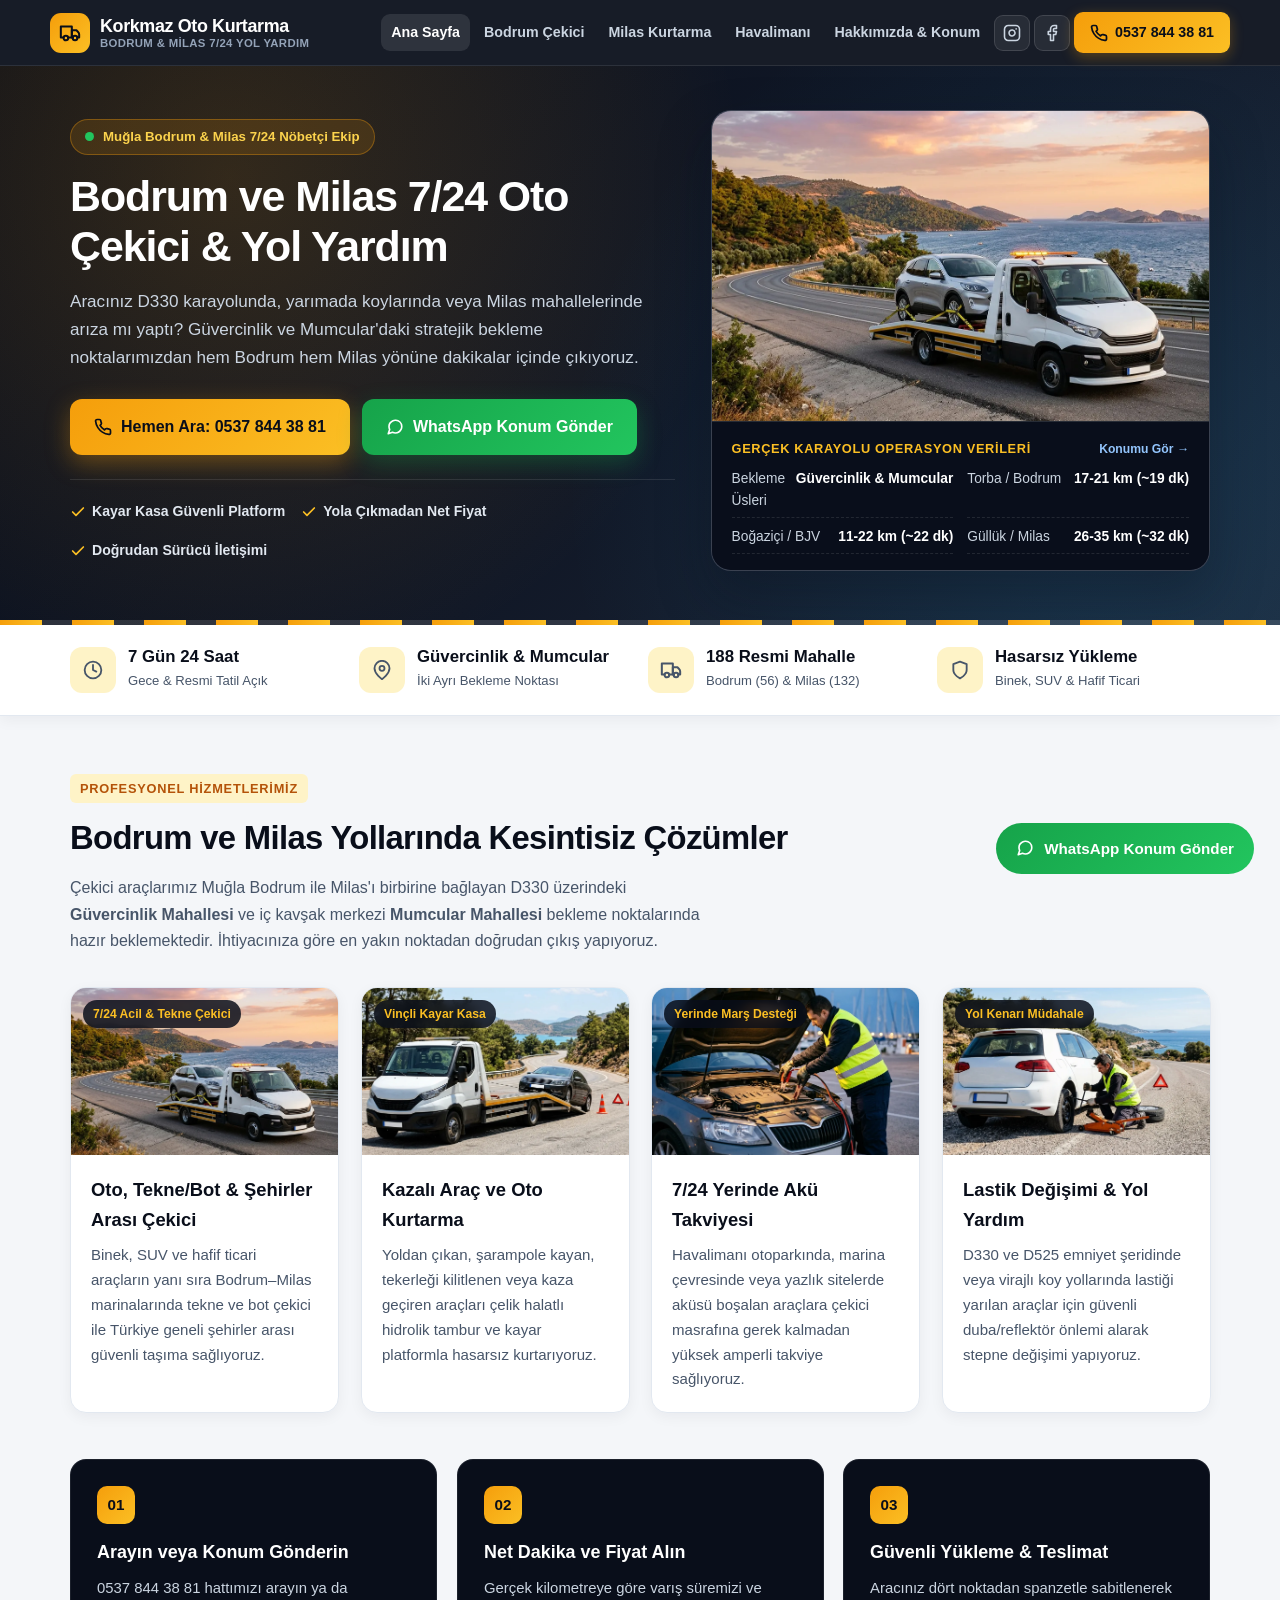
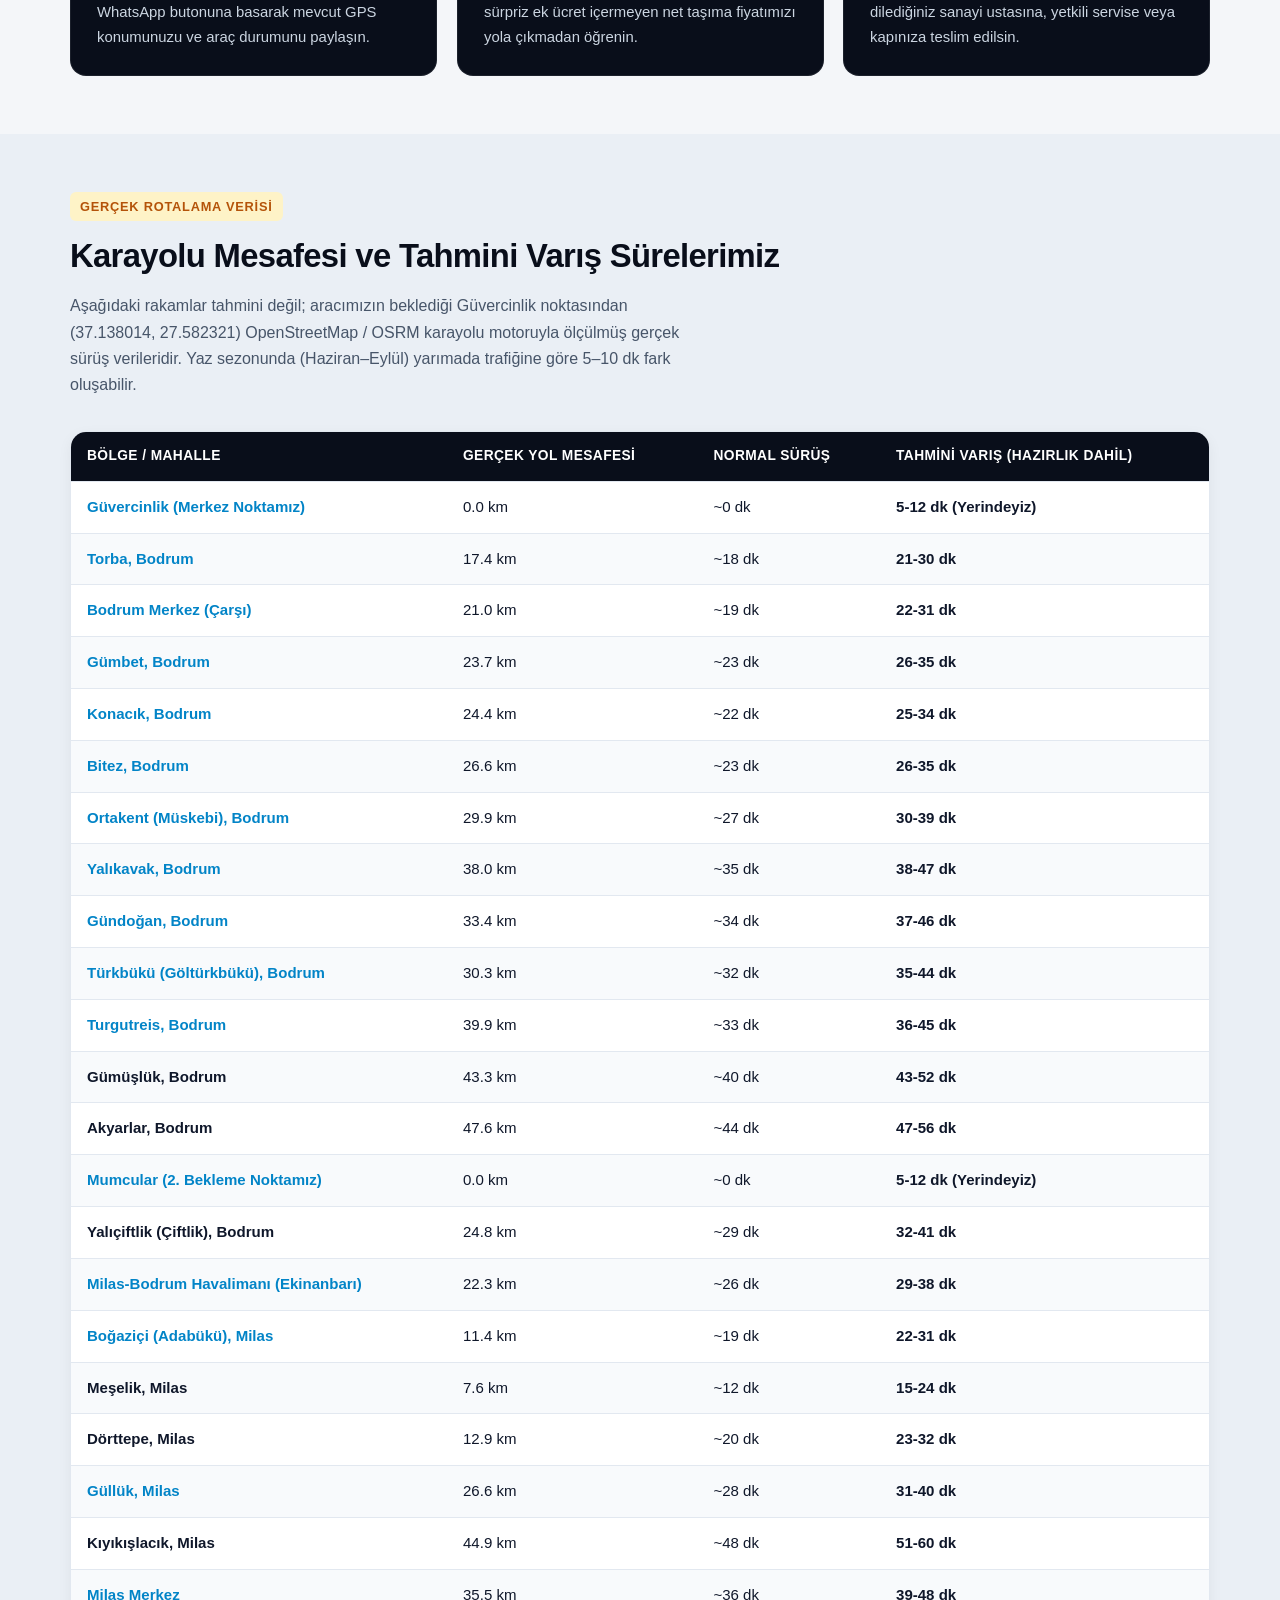
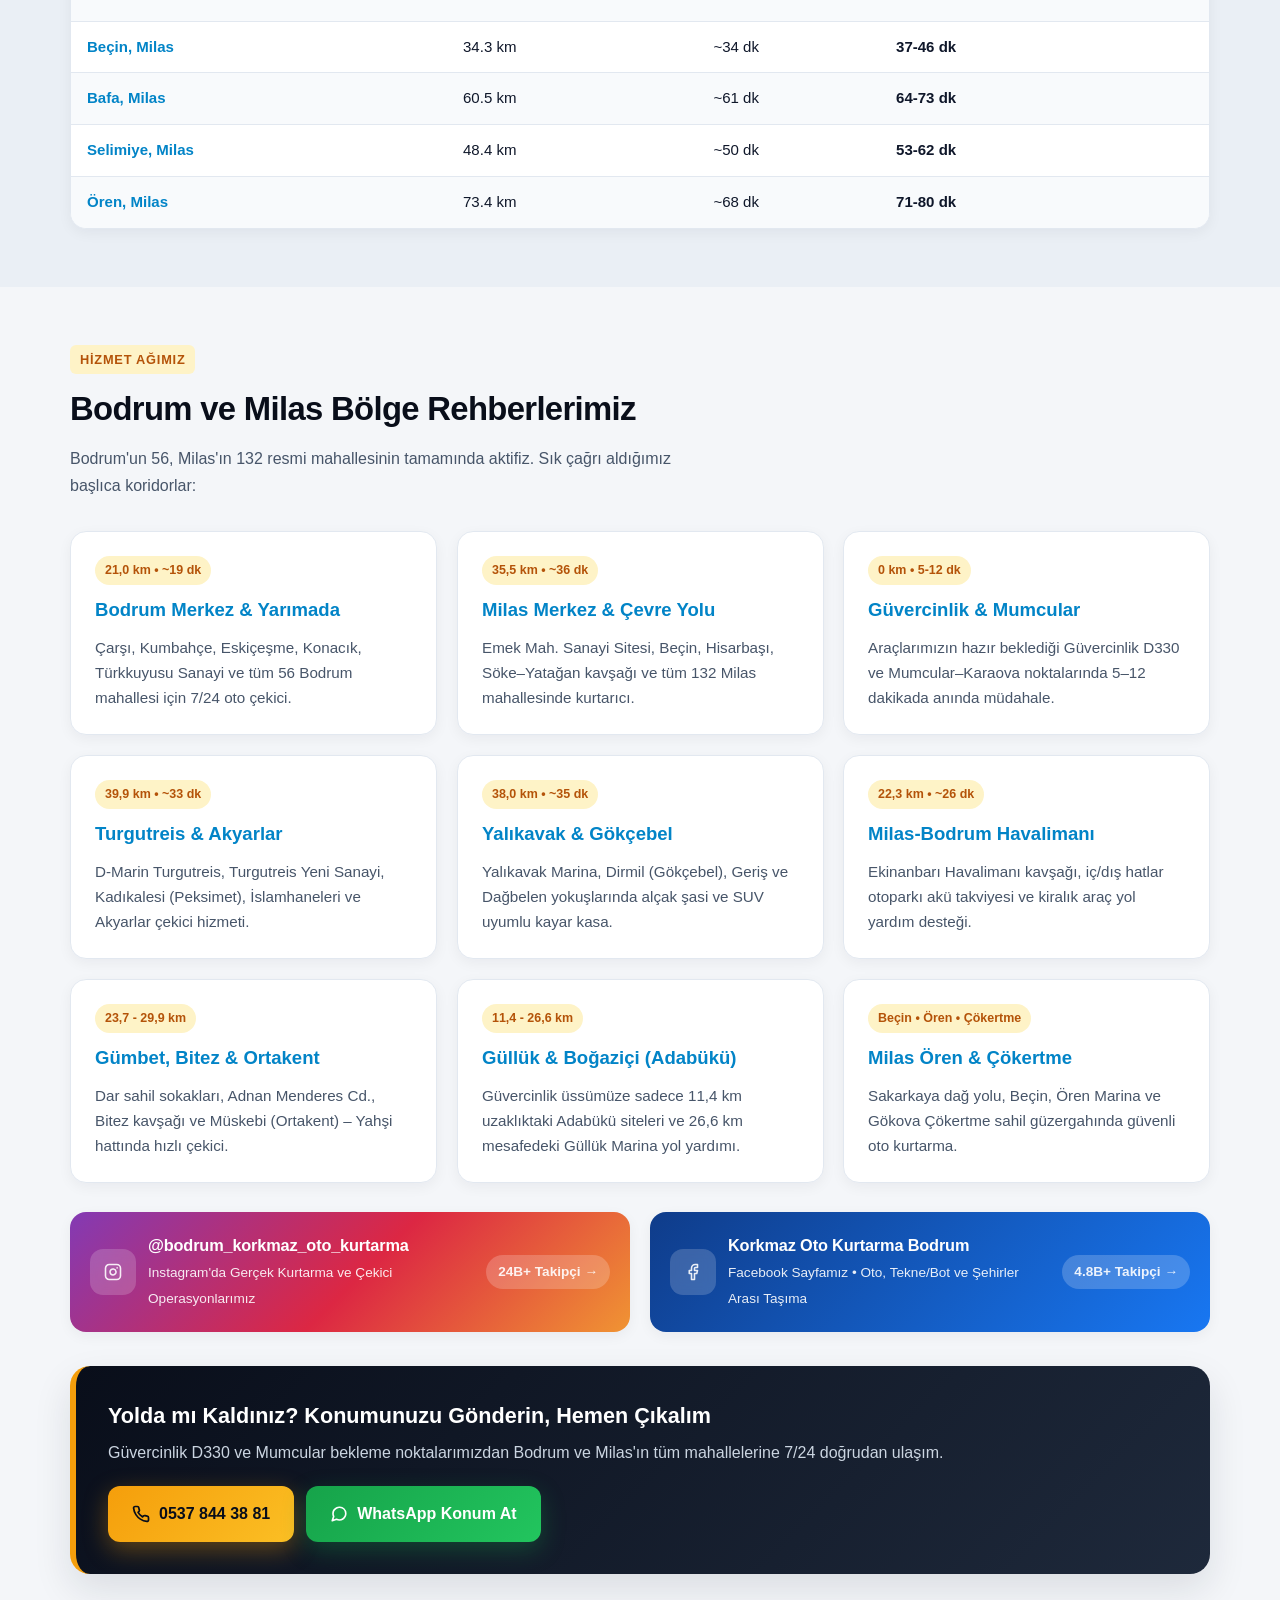
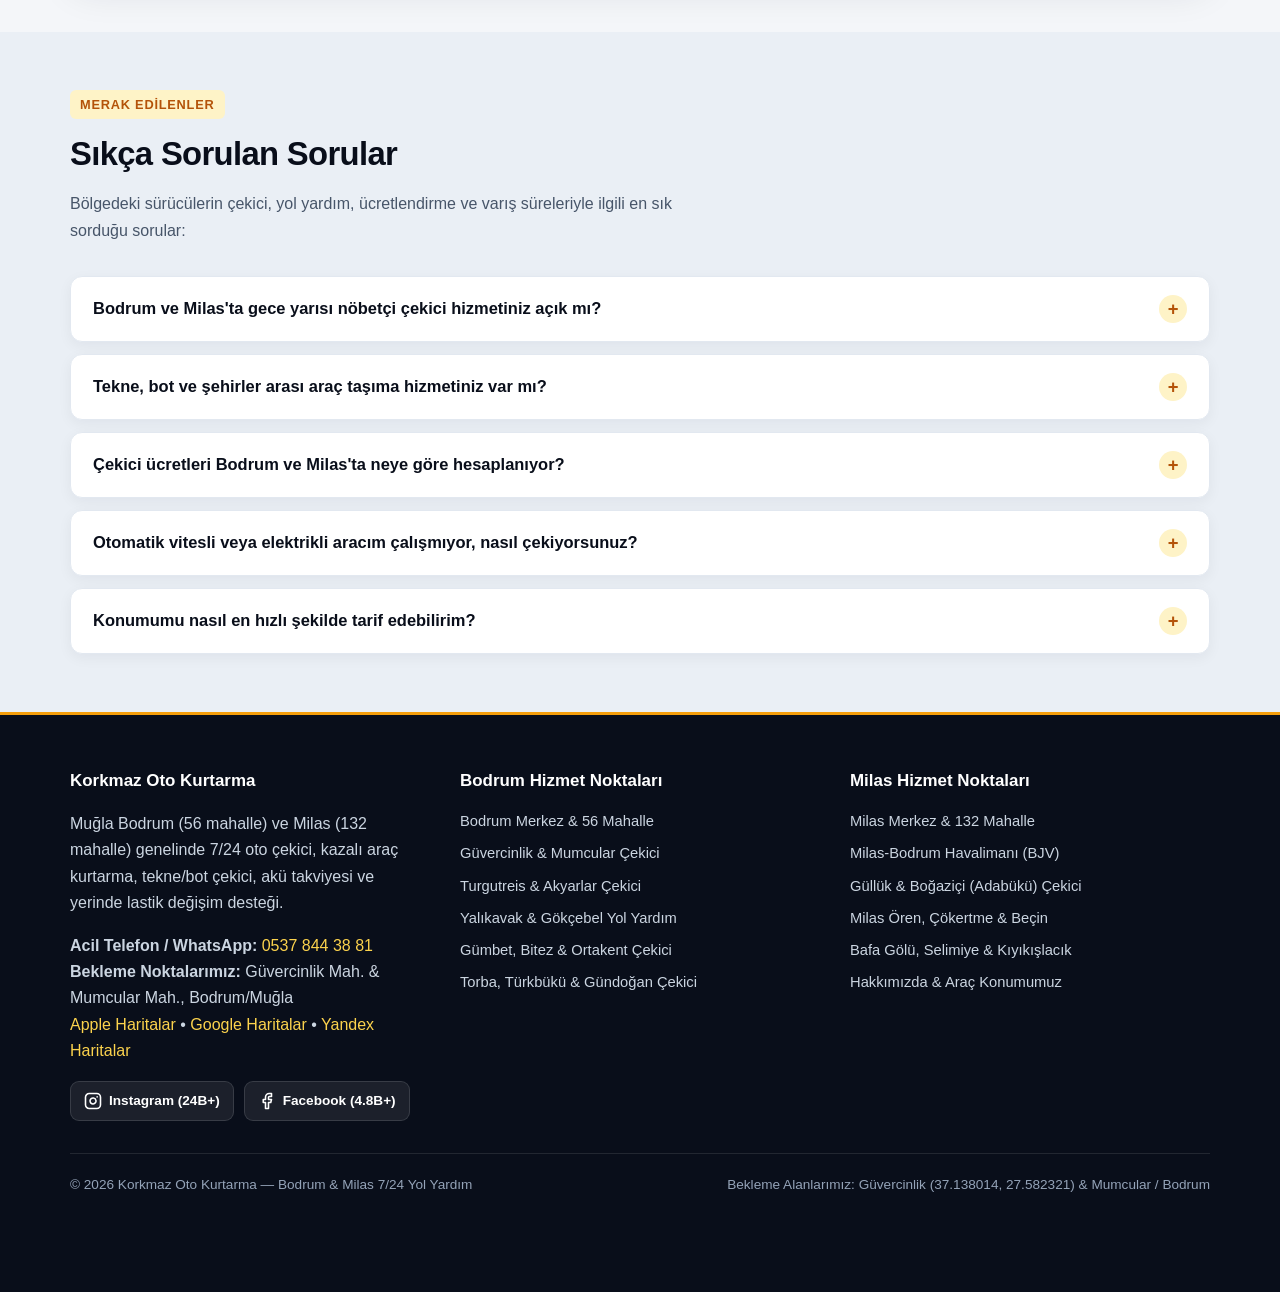
<file: index.html>
<!DOCTYPE html>
<html lang="tr">
<head>
  <meta charset="utf-8">
  <meta name="viewport" content="width=device-width, initial-scale=1">
  <title>Korkmaz Oto Kurtarma | Bodrum & Milas 7/24 Çekici</title>
  <meta name="description" content="Bodrum ve Milas genelinde 7/24 oto çekici, oto kurtarma ve yol yardım. Güvercinlik ve Mumcular bekleme noktalarımızdan hızlı varış: 0537 844 38 81.">
  <link rel="canonical" href="https://www.kurtaricibodrum.com/">
  <meta name="robots" content="index, follow">
  <meta name="geo.region" content="TR-48">
  <meta name="geo.placename" content="Güvercinlik, Bodrum, Muğla">
  <meta name="geo.position" content="37.138014;27.582321">
  <meta name="ICBM" content="37.138014, 27.582321">
  <meta property="og:locale" content="tr_TR">
  <meta property="og:type" content="website">
  <meta property="og:title" content="Korkmaz Oto Kurtarma | Bodrum & Milas 7/24 Çekici">
  <meta property="og:description" content="Bodrum ve Milas genelinde 7/24 oto çekici, oto kurtarma ve yol yardım. Güvercinlik ve Mumcular bekleme noktalarımızdan hızlı varış: 0537 844 38 81.">
  <meta property="og:url" content="https://www.kurtaricibodrum.com/">
  <meta property="og:image" content="https://www.kurtaricibodrum.com/assets/img/bodrum-milas-oto-cekici.webp">
  <meta property="og:site_name" content="Korkmaz Oto Kurtarma">
  <link rel="stylesheet" href="assets/style.css">
  <script type="application/ld+json">
[
  {
    "@context": "https://schema.org",
    "@type": "AutomotiveBusiness",
    "@id": "https://www.kurtaricibodrum.com/#korkmaz-oto-kurtarma",
    "name": "Korkmaz Oto Kurtarma",
    "url": "https://www.kurtaricibodrum.com/",
    "image": "https://www.kurtaricibodrum.com/assets/img/bodrum-milas-oto-cekici.webp",
    "telephone": "+905378443881",
    "priceRange": "₺₺",
    "address": {
      "@type": "PostalAddress",
      "streetAddress": "Güvercinlik Mahallesi",
      "addressLocality": "Bodrum",
      "addressRegion": "Muğla",
      "postalCode": "48450",
      "addressCountry": "TR"
    },
    "geo": {
      "@type": "GeoCoordinates",
      "latitude": 37.138014,
      "longitude": 27.582321
    },
    "hasMap": "https://maps.apple.com/?ll=37.138014,27.582321&q=Korkmaz+Oto+Kurtarma",
    "openingHoursSpecification": [
      {
        "@type": "OpeningHoursSpecification",
        "dayOfWeek": [
          "Monday",
          "Tuesday",
          "Wednesday",
          "Thursday",
          "Friday",
          "Saturday",
          "Sunday"
        ],
        "opens": "00:00",
        "closes": "23:59"
      }
    ],
    "areaServed": [
      {
        "@type": "Place",
        "name": "Bodrum, Muğla"
      },
      {
        "@type": "Place",
        "name": "Milas, Muğla"
      },
      {
        "@type": "Place",
        "name": "Güvercinlik, Bodrum"
      },
      {
        "@type": "Place",
        "name": "Mumcular, Bodrum"
      },
      {
        "@type": "Place",
        "name": "Turgutreis, Bodrum"
      },
      {
        "@type": "Place",
        "name": "Yalıkavak, Bodrum"
      },
      {
        "@type": "Place",
        "name": "Güllük, Milas"
      },
      {
        "@type": "Place",
        "name": "Ören, Milas"
      }
    ],
    "sameAs": [
      "https://www.instagram.com/bodrum_korkmaz_oto_kurtarma/",
      "https://www.facebook.com/korkmazotoyolyardim",
      "https://maps.apple.com/?ll=37.138014,27.582321&q=Korkmaz+Oto+Kurtarma",
      "https://www.google.com/maps?q=37.138014,27.582321",
      "https://yandex.com.tr/harita/?pt=27.582321,37.138014&z=18&l=map"
    ]
  },
  {
    "@context": "https://schema.org",
    "@type": "BreadcrumbList",
    "itemListElement": [
      {
        "@type": "ListItem",
        "position": 1,
        "name": "Ana Sayfa",
        "item": "https://www.kurtaricibodrum.com/"
      }
    ]
  },
  {
    "@context": "https://schema.org",
    "@type": "FAQPage",
    "mainEntity": [
      {
        "@type": "Question",
        "name": "Bodrum ve Milas'ta gece yarısı nöbetçi çekici hizmetiniz açık mı?",
        "acceptedAnswer": {
          "@type": "Answer",
          "text": "Evet. Korkmaz Oto Kurtarma haftanın 7 günü, resmi tatiller ve gece saatleri dahil 24 saat kesintisiz hizmet verir. 0537 844 38 81 numarasından doğrudan operatörsüz olarak sürücümüze ulaşabilirsiniz."
        }
      },
      {
        "@type": "Question",
        "name": "Tekne, bot ve şehirler arası araç taşıma hizmetiniz var mı?",
        "acceptedAnswer": {
          "@type": "Answer",
          "text": "Evet. Bodrum, Milas, Güllük, Yalıkavak, Turgutreis ve Ören marinaları arasında tekne ve bot çekici hizmetimiz ile tüm Türkiye'ye şehirler arası araç transfer hizmetimiz mevcuttur."
        }
      },
      {
        "@type": "Question",
        "name": "Çekici ücretleri Bodrum ve Milas'ta neye göre hesaplanıyor?",
        "acceptedAnswer": {
          "@type": "Answer",
          "text": "Çekici fiyatı; aracın bulunduğu nokta ile bırakılacağı servis arasındaki gerçek kilometreye, araç sınıfına (binek, SUV, hafif ticari) ve tekerlek kilitlenmesi/şarampol gibi ek kurtarma ekipmanı gerekip gerekmediğine göre belirlenir. Yola çıkmadan önce telefonda net ücret bildirilir."
        }
      },
      {
        "@type": "Question",
        "name": "Otomatik vitesli veya elektrikli aracım çalışmıyor, nasıl çekiyorsunuz?",
        "acceptedAnswer": {
          "@type": "Answer",
          "text": "Şanzımanı P konumunda kilitli kalan otomatik veya elektrikli araçları sürüklemeden, tekerlek kızakları ve hidrolik kayar kasa platform yardımıyla şanzımana zarar vermeden yüklüyoruz."
        }
      },
      {
        "@type": "Question",
        "name": "Konumumu nasıl en hızlı şekilde tarif edebilirim?",
        "acceptedAnswer": {
          "@type": "Answer",
          "text": "Adres aramakla vakit kaybetmeden sayfamızdaki 'WhatsApp Konum Gönder' butonuna dokunarak mevcut GPS konumunuzu tek tuşla paylaşabilirsiniz."
        }
      }
    ]
  }
]
  </script>
</head>
<body>
  <header class="site-header">
    <div class="container header-inner">
      <a href="index.html" class="brand">
        <span class="brand-badge"><svg width="22" height="22" viewBox="0 0 24 24" fill="none" stroke="currentColor" stroke-width="2.2" stroke-linecap="round" stroke-linejoin="round" aria-hidden="true"><path d="M10 17h4V5H2v12h3"/><path d="M20 17h2v-3.34a4 4 0 0 0-1.17-2.83L19 9h-5v8h1"/><circle cx="7.5" cy="17.5" r="2.5"/><circle cx="17.5" cy="17.5" r="2.5"/></svg></span>
        <span class="brand-text">
          <span class="brand-title">Korkmaz Oto Kurtarma</span>
          <span class="brand-sub">Bodrum &amp; Milas 7/24 Yol Yardım</span>
        </span>
      </a>
      <button class="nav-toggle" type="button" aria-label="Menüyü aç" aria-expanded="false">&#9776; Menü</button>
      <nav class="main-nav" id="mainNav" aria-label="Ana menü">
        <a href="index.html" class="active">Ana Sayfa</a><a href="bodrum-cekici.html" class="">Bodrum Çekici</a><a href="milas-oto-kurtarma.html" class="">Milas Kurtarma</a><a href="milas-bodrum-havalimani-cekici.html" class="">Havalimanı</a><a href="hakkimizda.html" class="">Hakkımızda & Konum</a>
        <a href="https://www.instagram.com/bodrum_korkmaz_oto_kurtarma/" target="_blank" rel="noopener" class="header-social-icon" aria-label="Instagram (@bodrum_korkmaz_oto_kurtarma)" title="Instagram"><svg width="18" height="18" viewBox="0 0 24 24" fill="none" stroke="currentColor" stroke-width="2.1" stroke-linecap="round" stroke-linejoin="round" aria-hidden="true"><rect x="2" y="2" width="20" height="20" rx="5" ry="5"/><path d="M16 11.37A4 4 0 1 1 12.63 8 4 4 0 0 1 16 11.37z"/><line x1="17.5" y1="6.5" x2="17.51" y2="6.5"/></svg></a>
        <a href="https://www.facebook.com/korkmazotoyolyardim" target="_blank" rel="noopener" class="header-social-icon" aria-label="Facebook (Korkmaz Oto Kurtarma)" title="Facebook"><svg width="18" height="18" viewBox="0 0 24 24" fill="none" stroke="currentColor" stroke-width="2.1" stroke-linecap="round" stroke-linejoin="round" aria-hidden="true"><path d="M18 2h-3a5 5 0 0 0-5 5v3H7v4h3v8h4v-8h3l1-4h-4V7a1 1 0 0 1 1-1h3z"/></svg></a>
        <a href="tel:+905378443881" class="header-cta"><svg width="18" height="18" viewBox="0 0 24 24" fill="none" stroke="currentColor" stroke-width="2.3" stroke-linecap="round" stroke-linejoin="round" aria-hidden="true"><path d="M22 16.92v3a2 2 0 0 1-2.18 2 19.79 19.79 0 0 1-8.63-3.07 19.5 19.5 0 0 1-6-6 19.79 19.79 0 0 1-3.07-8.67A2 2 0 0 1 4.11 2h3a2 2 0 0 1 2 1.72c.12.96.36 1.9.7 2.81a2 2 0 0 1-.45 2.11L8.09 9.91a16 16 0 0 0 6 6l1.27-1.27a2 2 0 0 1 2.11-.45c.91.34 1.85.58 2.81.7A2 2 0 0 1 22 16.92z"/></svg> 0537 844 38 81</a>
      </nav>
    </div>
  </header>

  

  <main>
    <section class="hero">
      <div class="container hero-grid">
        <div class="hero-content">
          <span class="hero-tag"><span class="live-dot"></span> Muğla Bodrum & Milas 7/24 Nöbetçi Ekip</span>
          <h1>Bodrum ve Milas 7/24 Oto Çekici & Yol Yardım</h1>
          <p class="lead">Aracınız D330 karayolunda, yarımada koylarında veya Milas mahallelerinde arıza mı yaptı? Güvercinlik ve Mumcular'daki stratejik bekleme noktalarımızdan hem Bodrum hem Milas yönüne dakikalar içinde çıkıyoruz.</p>
          <div class="cta-group">
            <a href="tel:+905378443881" class="btn btn-call"><svg width="18" height="18" viewBox="0 0 24 24" fill="none" stroke="currentColor" stroke-width="2.3" stroke-linecap="round" stroke-linejoin="round" aria-hidden="true"><path d="M22 16.92v3a2 2 0 0 1-2.18 2 19.79 19.79 0 0 1-8.63-3.07 19.5 19.5 0 0 1-6-6 19.79 19.79 0 0 1-3.07-8.67A2 2 0 0 1 4.11 2h3a2 2 0 0 1 2 1.72c.12.96.36 1.9.7 2.81a2 2 0 0 1-.45 2.11L8.09 9.91a16 16 0 0 0 6 6l1.27-1.27a2 2 0 0 1 2.11-.45c.91.34 1.85.58 2.81.7A2 2 0 0 1 22 16.92z"/></svg> Hemen Ara: 0537 844 38 81</a>
            <a href="https://wa.me/905378443881?text=Merhaba%2C%20Korkmaz%20Oto%20Kurtarma%27dan%20konumuma%20acil%20%C3%A7ekici%20%2F%20yol%20yard%C4%B1m%20deste%C4%9Fi%20istiyorum." class="btn btn-wa" rel="noopener" target="_blank"><svg width="18" height="18" viewBox="0 0 24 24" fill="none" stroke="currentColor" stroke-width="2.2" stroke-linecap="round" stroke-linejoin="round" aria-hidden="true"><path d="M21 11.5a8.38 8.38 0 0 1-.9 3.8 8.5 8.5 0 0 1-7.6 4.7 8.38 8.38 0 0 1-3.8-.9L3 21l1.9-5.7a8.38 8.38 0 0 1-.9-3.8 8.5 8.5 0 0 1 4.7-7.6 8.38 8.38 0 0 1 3.8-.9h.5a8.48 8.48 0 0 1 8 8v.5z"/></svg> WhatsApp Konum Gönder</a>
          </div>
          <div class="hero-trust">
            <span><svg width="16" height="16" viewBox="0 0 24 24" fill="none" stroke="currentColor" stroke-width="2.6" stroke-linecap="round" stroke-linejoin="round" aria-hidden="true"><polyline points="20 6 9 17 4 12"/></svg> Kayar Kasa Güvenli Platform</span>
            <span><svg width="16" height="16" viewBox="0 0 24 24" fill="none" stroke="currentColor" stroke-width="2.6" stroke-linecap="round" stroke-linejoin="round" aria-hidden="true"><polyline points="20 6 9 17 4 12"/></svg> Yola Çıkmadan Net Fiyat</span>
            <span><svg width="16" height="16" viewBox="0 0 24 24" fill="none" stroke="currentColor" stroke-width="2.6" stroke-linecap="round" stroke-linejoin="round" aria-hidden="true"><polyline points="20 6 9 17 4 12"/></svg> Doğrudan Sürücü İletişimi</span>
          </div>
        </div>
        <div class="hero-visual">
          <img src="assets/img/bodrum-milas-oto-cekici.webp" alt="Muğla Bodrum sahil yolunda SUV taşıyan Korkmaz Oto Kurtarma kayar kasa çekici" width="1280" height="800" fetchpriority="high">
          <div class="hero-overlay-card">
            <p class="hero-overlay-title"><span>Gerçek Karayolu Operasyon Verileri</span> <a href="hakkimizda.html#harita">Konumu Gör &rarr;</a></p>
            <div class="stat-grid-mini">
              <div><span>Bekleme Üsleri</span><strong>Güvercinlik & Mumcular</strong></div><div><span>Torba / Bodrum</span><strong>17-21 km (~19 dk)</strong></div><div><span>Boğaziçi / BJV</span><strong>11-22 km (~22 dk)</strong></div><div><span>Güllük / Milas</span><strong>26-35 km (~32 dk)</strong></div>
            </div>
          </div>
        </div>
      </div>
    </section>

    <div class="metric-ribbon">
      <div class="container metric-grid">
        <div class="metric-box">
          <span class="metric-icon"><svg width="20" height="20" viewBox="0 0 24 24" fill="none" stroke="currentColor" stroke-width="2.2" stroke-linecap="round" stroke-linejoin="round" aria-hidden="true"><circle cx="12" cy="12" r="10"/><polyline points="12 6 12 12 16 14"/></svg></span>
          <div>
            <strong>7 Gün 24 Saat</strong>
            <span>Gece &amp; Resmi Tatil Açık</span>
          </div>
        </div>
        <div class="metric-box">
          <span class="metric-icon"><svg width="20" height="20" viewBox="0 0 24 24" fill="none" stroke="currentColor" stroke-width="2.2" stroke-linecap="round" stroke-linejoin="round" aria-hidden="true"><path d="M21 10c0 7-9 13-9 13s-9-6-9-13a9 9 0 0 1 18 0z"/><circle cx="12" cy="10" r="3"/></svg></span>
          <div>
            <strong>Güvercinlik &amp; Mumcular</strong>
            <span>İki Ayrı Bekleme Noktası</span>
          </div>
        </div>
        <div class="metric-box">
          <span class="metric-icon"><svg width="22" height="22" viewBox="0 0 24 24" fill="none" stroke="currentColor" stroke-width="2.2" stroke-linecap="round" stroke-linejoin="round" aria-hidden="true"><path d="M10 17h4V5H2v12h3"/><path d="M20 17h2v-3.34a4 4 0 0 0-1.17-2.83L19 9h-5v8h1"/><circle cx="7.5" cy="17.5" r="2.5"/><circle cx="17.5" cy="17.5" r="2.5"/></svg></span>
          <div>
            <strong>188 Resmi Mahalle</strong>
            <span>Bodrum (56) &amp; Milas (132)</span>
          </div>
        </div>
        <div class="metric-box">
          <span class="metric-icon"><svg width="20" height="20" viewBox="0 0 24 24" fill="none" stroke="currentColor" stroke-width="2.2" stroke-linecap="round" stroke-linejoin="round" aria-hidden="true"><path d="M12 22s8-4 8-10V5l-8-3-8 3v7c0 6 8 10 8 10z"/></svg></span>
          <div>
            <strong>Hasarsız Yükleme</strong>
            <span>Binek, SUV &amp; Hafif Ticari</span>
          </div>
        </div>
      </div>
    </div>

    
<section class="section">
  <div class="container">
    <div class="section-header">
      <span class="section-kicker">Profesyonel Hizmetlerimiz</span>
      <h2 class="section-title">Bodrum ve Milas Yollarında Kesintisiz Çözümler</h2>
      <p class="section-sub">Çekici araçlarımız Muğla Bodrum ile Milas'ı birbirine bağlayan D330 üzerindeki <strong>Güvercinlik Mahallesi</strong> ve iç kavşak merkezi <strong>Mumcular Mahallesi</strong> bekleme noktalarında hazır beklemektedir. İhtiyacınıza göre en yakın noktadan doğrudan çıkış yapıyoruz.</p>
    </div>
    <div class="service-grid">
      <article class="service-card">
        <div class="service-img-wrap">
          <img src="assets/img/bodrum-milas-oto-cekici.webp" alt="Bodrum ve Milas sahil yolunda 7/24 kayar kasa oto çekici ve tekne taşıma" width="1280" height="800" loading="lazy">
          <span class="service-chip">7/24 Acil &amp; Tekne Çekici</span>
        </div>
        <div class="service-body">
          <h3>Oto, Tekne/Bot &amp; Şehirler Arası Çekici</h3>
          <p>Binek, SUV ve hafif ticari araçların yanı sıra Bodrum–Milas marinalarında tekne ve bot çekici ile Türkiye geneli şehirler arası güvenli taşıma sağlıyoruz.</p>
        </div>
      </article>
      <article class="service-card">
        <div class="service-img-wrap">
          <img src="assets/img/kayar-kasa-oto-kurtarma.webp" alt="Muğla karayolunda kayar kasa vinçli oto kurtarma operasyonu" width="1280" height="800" loading="lazy">
          <span class="service-chip">Vinçli Kayar Kasa</span>
        </div>
        <div class="service-body">
          <h3>Kazalı Araç ve Oto Kurtarma</h3>
          <p>Yoldan çıkan, şarampole kayan, tekerleği kilitlenen veya kaza geçiren araçları çelik halatlı hidrolik tambur ve kayar platformla hasarsız kurtarıyoruz.</p>
        </div>
      </article>
      <article class="service-card">
        <div class="service-img-wrap">
          <img src="assets/img/yerinde-aku-takviyesi.webp" alt="Bodrum marina ve havalimanı otoparkında akü takviyesi" width="1280" height="800" loading="lazy">
          <span class="service-chip">Yerinde Marş Desteği</span>
        </div>
        <div class="service-body">
          <h3>7/24 Yerinde Akü Takviyesi</h3>
          <p>Havalimanı otoparkında, marina çevresinde veya yazlık sitelerde aküsü boşalan araçlara çekici masrafına gerek kalmadan yüksek amperli takviye sağlıyoruz.</p>
        </div>
      </article>
      <article class="service-card">
        <div class="service-img-wrap">
          <img src="assets/img/yol-yardim-lastik-degisimi.webp" alt="Bodrum sahil yolunda kriko ile yerinde lastik değişimi yol yardım" width="1280" height="800" loading="lazy">
          <span class="service-chip">Yol Kenarı Müdahale</span>
        </div>
        <div class="service-body">
          <h3>Lastik Değişimi &amp; Yol Yardım</h3>
          <p>D330 ve D525 emniyet şeridinde veya virajlı koy yollarında lastiği yarılan araçlar için güvenli duba/reflektör önlemi alarak stepne değişimi yapıyoruz.</p>
        </div>
      </article>
    </div>

    <div style="margin-top:46px;">
      <div class="steps-grid">
        <div class="step-card">
          <span class="step-num">01</span>
          <h3>Arayın veya Konum Gönderin</h3>
          <p>0537 844 38 81 hattımızı arayın ya da WhatsApp butonuna basarak mevcut GPS konumunuzu ve araç durumunu paylaşın.</p>
        </div>
        <div class="step-card">
          <span class="step-num">02</span>
          <h3>Net Dakika ve Fiyat Alın</h3>
          <p>Gerçek kilometreye göre varış süremizi ve sürpriz ek ücret içermeyen net taşıma fiyatımızı yola çıkmadan öğrenin.</p>
        </div>
        <div class="step-card">
          <span class="step-num">03</span>
          <h3>Güvenli Yükleme &amp; Teslimat</h3>
          <p>Aracınız dört noktadan spanzetle sabitlenerek dilediğiniz sanayi ustasına, yetkili servise veya kapınıza teslim edilsin.</p>
        </div>
      </div>
    </div>
  </div>
</section>

<section class="section section-alt" id="mesafe-tablosu">
  <div class="container">
    <div class="section-header">
      <span class="section-kicker">Gerçek Rotalama Verisi</span>
      <h2 class="section-title">Karayolu Mesafesi ve Tahmini Varış Sürelerimiz</h2>
      <p class="section-sub">Aşağıdaki rakamlar tahmini değil; aracımızın beklediği Güvercinlik noktasından (37.138014, 27.582321) OpenStreetMap / OSRM karayolu motoruyla ölçülmüş gerçek sürüş verileridir. Yaz sezonunda (Haziran–Eylül) yarımada trafiğine göre 5–10 dk fark oluşabilir.</p>
    </div>
    <div class="table-wrap">
      <table class="data-table">
        <thead>
          <tr>
            <th>Bölge / Mahalle</th>
            <th>Gerçek Yol Mesafesi</th>
            <th>Normal Sürüş</th>
            <th>Tahmini Varış (Hazırlık Dahil)</th>
          </tr>
        </thead>
        <tbody>
          <tr><td><a href="guvercinlik-cekici.html"><strong>Güvercinlik (Merkez Noktamız)</strong></a></td><td>0.0 km</td><td>~0 dk</td><td><strong>5-12 dk (Yerindeyiz)</strong></td></tr>
<tr><td><a href="torba-turkbuku-gundogan-cekici.html"><strong>Torba, Bodrum</strong></a></td><td>17.4 km</td><td>~18 dk</td><td><strong>21-30 dk</strong></td></tr>
<tr><td><a href="bodrum-cekici.html"><strong>Bodrum Merkez (Çarşı)</strong></a></td><td>21.0 km</td><td>~19 dk</td><td><strong>22-31 dk</strong></td></tr>
<tr><td><a href="gumbet-bitez-ortakent-cekici.html"><strong>Gümbet, Bodrum</strong></a></td><td>23.7 km</td><td>~23 dk</td><td><strong>26-35 dk</strong></td></tr>
<tr><td><a href="bodrum-cekici.html"><strong>Konacık, Bodrum</strong></a></td><td>24.4 km</td><td>~22 dk</td><td><strong>25-34 dk</strong></td></tr>
<tr><td><a href="gumbet-bitez-ortakent-cekici.html"><strong>Bitez, Bodrum</strong></a></td><td>26.6 km</td><td>~23 dk</td><td><strong>26-35 dk</strong></td></tr>
<tr><td><a href="gumbet-bitez-ortakent-cekici.html"><strong>Ortakent (Müskebi), Bodrum</strong></a></td><td>29.9 km</td><td>~27 dk</td><td><strong>30-39 dk</strong></td></tr>
<tr><td><a href="yalikavak-yol-yardim.html"><strong>Yalıkavak, Bodrum</strong></a></td><td>38.0 km</td><td>~35 dk</td><td><strong>38-47 dk</strong></td></tr>
<tr><td><a href="torba-turkbuku-gundogan-cekici.html"><strong>Gündoğan, Bodrum</strong></a></td><td>33.4 km</td><td>~34 dk</td><td><strong>37-46 dk</strong></td></tr>
<tr><td><a href="torba-turkbuku-gundogan-cekici.html"><strong>Türkbükü (Göltürkbükü), Bodrum</strong></a></td><td>30.3 km</td><td>~32 dk</td><td><strong>35-44 dk</strong></td></tr>
<tr><td><a href="turgutreis-cekici.html"><strong>Turgutreis, Bodrum</strong></a></td><td>39.9 km</td><td>~33 dk</td><td><strong>36-45 dk</strong></td></tr>
<tr><td><strong>Gümüşlük, Bodrum</strong></td><td>43.3 km</td><td>~40 dk</td><td><strong>43-52 dk</strong></td></tr>
<tr><td><strong>Akyarlar, Bodrum</strong></td><td>47.6 km</td><td>~44 dk</td><td><strong>47-56 dk</strong></td></tr>
<tr><td><a href="guvercinlik-cekici.html"><strong>Mumcular (2. Bekleme Noktamız)</strong></a></td><td>0.0 km</td><td>~0 dk</td><td><strong>5-12 dk (Yerindeyiz)</strong></td></tr>
<tr><td><strong>Yalıçiftlik (Çiftlik), Bodrum</strong></td><td>24.8 km</td><td>~29 dk</td><td><strong>32-41 dk</strong></td></tr>
<tr><td><a href="milas-bodrum-havalimani-cekici.html"><strong>Milas-Bodrum Havalimanı (Ekinanbarı)</strong></a></td><td>22.3 km</td><td>~26 dk</td><td><strong>29-38 dk</strong></td></tr>
<tr><td><a href="gulluk-bogazici-cekici.html"><strong>Boğaziçi (Adabükü), Milas</strong></a></td><td>11.4 km</td><td>~19 dk</td><td><strong>22-31 dk</strong></td></tr>
<tr><td><strong>Meşelik, Milas</strong></td><td>7.6 km</td><td>~12 dk</td><td><strong>15-24 dk</strong></td></tr>
<tr><td><strong>Dörttepe, Milas</strong></td><td>12.9 km</td><td>~20 dk</td><td><strong>23-32 dk</strong></td></tr>
<tr><td><a href="gulluk-bogazici-cekici.html"><strong>Güllük, Milas</strong></a></td><td>26.6 km</td><td>~28 dk</td><td><strong>31-40 dk</strong></td></tr>
<tr><td><strong>Kıyıkışlacık, Milas</strong></td><td>44.9 km</td><td>~48 dk</td><td><strong>51-60 dk</strong></td></tr>
<tr><td><a href="milas-oto-kurtarma.html"><strong>Milas Merkez</strong></a></td><td>35.5 km</td><td>~36 dk</td><td><strong>39-48 dk</strong></td></tr>
<tr><td><a href="oren-cekici.html"><strong>Beçin, Milas</strong></a></td><td>34.3 km</td><td>~34 dk</td><td><strong>37-46 dk</strong></td></tr>
<tr><td><a href="bafa-selimiye-cekici.html"><strong>Bafa, Milas</strong></a></td><td>60.5 km</td><td>~61 dk</td><td><strong>64-73 dk</strong></td></tr>
<tr><td><a href="bafa-selimiye-cekici.html"><strong>Selimiye, Milas</strong></a></td><td>48.4 km</td><td>~50 dk</td><td><strong>53-62 dk</strong></td></tr>
<tr><td><a href="oren-cekici.html"><strong>Ören, Milas</strong></a></td><td>73.4 km</td><td>~68 dk</td><td><strong>71-80 dk</strong></td></tr>

        </tbody>
      </table>
    </div>
  </div>
</section>

<section class="section">
  <div class="container">
    <div class="section-header">
      <span class="section-kicker">Hizmet Ağımız</span>
      <h2 class="section-title">Bodrum ve Milas Bölge Rehberlerimiz</h2>
      <p class="section-sub">Bodrum'un 56, Milas'ın 132 resmi mahallesinin tamamında aktifiz. Sık çağrı aldığımız başlıca koridorlar:</p>
    </div>
    <div class="grid-3">
      <div class="card">
        <span class="badge-km">21,0 km &bull; ~19 dk</span>
        <h3><a href="bodrum-cekici.html">Bodrum Merkez &amp; Yarımada</a></h3>
        <p>Çarşı, Kumbahçe, Eskiçeşme, Konacık, Türkkuyusu Sanayi ve tüm 56 Bodrum mahallesi için 7/24 oto çekici.</p>
      </div>
      <div class="card">
        <span class="badge-km">35,5 km &bull; ~36 dk</span>
        <h3><a href="milas-oto-kurtarma.html">Milas Merkez &amp; Çevre Yolu</a></h3>
        <p>Emek Mah. Sanayi Sitesi, Beçin, Hisarbaşı, Söke–Yatağan kavşağı ve tüm 132 Milas mahallesinde kurtarıcı.</p>
      </div>
      <div class="card">
        <span class="badge-km">0 km &bull; 5-12 dk</span>
        <h3><a href="guvercinlik-cekici.html">Güvercinlik &amp; Mumcular</a></h3>
        <p>Araçlarımızın hazır beklediği Güvercinlik D330 ve Mumcular–Karaova noktalarında 5–12 dakikada anında müdahale.</p>
      </div>
      <div class="card">
        <span class="badge-km">39,9 km &bull; ~33 dk</span>
        <h3><a href="turgutreis-cekici.html">Turgutreis &amp; Akyarlar</a></h3>
        <p>D-Marin Turgutreis, Turgutreis Yeni Sanayi, Kadıkalesi (Peksimet), İslamhaneleri ve Akyarlar çekici hizmeti.</p>
      </div>
      <div class="card">
        <span class="badge-km">38,0 km &bull; ~35 dk</span>
        <h3><a href="yalikavak-yol-yardim.html">Yalıkavak &amp; Gökçebel</a></h3>
        <p>Yalıkavak Marina, Dirmil (Gökçebel), Geriş ve Dağbelen yokuşlarında alçak şasi ve SUV uyumlu kayar kasa.</p>
      </div>
      <div class="card">
        <span class="badge-km">22,3 km &bull; ~26 dk</span>
        <h3><a href="milas-bodrum-havalimani-cekici.html">Milas-Bodrum Havalimanı</a></h3>
        <p>Ekinanbarı Havalimanı kavşağı, iç/dış hatlar otoparkı akü takviyesi ve kiralık araç yol yardım desteği.</p>
      </div>
      <div class="card">
        <span class="badge-km">23,7 - 29,9 km</span>
        <h3><a href="gumbet-bitez-ortakent-cekici.html">Gümbet, Bitez &amp; Ortakent</a></h3>
        <p>Dar sahil sokakları, Adnan Menderes Cd., Bitez kavşağı ve Müskebi (Ortakent) – Yahşi hattında hızlı çekici.</p>
      </div>
      <div class="card">
        <span class="badge-km">11,4 - 26,6 km</span>
        <h3><a href="gulluk-bogazici-cekici.html">Güllük &amp; Boğaziçi (Adabükü)</a></h3>
        <p>Güvercinlik üssümüze sadece 11,4 km uzaklıktaki Adabükü siteleri ve 26,6 km mesafedeki Güllük Marina yol yardımı.</p>
      </div>
      <div class="card">
        <span class="badge-km">Beçin &bull; Ören &bull; Çökertme</span>
        <h3><a href="oren-cekici.html">Milas Ören &amp; Çökertme</a></h3>
        <p>Sakarkaya dağ yolu, Beçin, Ören Marina ve Gökova Çökertme sahil güzergahında güvenli oto kurtarma.</p>
      </div>
    </div>
    
<div class="social-grid">
  <a href="https://www.instagram.com/bodrum_korkmaz_oto_kurtarma/" target="_blank" rel="noopener" class="social-card social-ig">
    <div class="social-card-left">
      <span class="social-icon-box"><svg width="18" height="18" viewBox="0 0 24 24" fill="none" stroke="currentColor" stroke-width="2.1" stroke-linecap="round" stroke-linejoin="round" aria-hidden="true"><rect x="2" y="2" width="20" height="20" rx="5" ry="5"/><path d="M16 11.37A4 4 0 1 1 12.63 8 4 4 0 0 1 16 11.37z"/><line x1="17.5" y1="6.5" x2="17.51" y2="6.5"/></svg></span>
      <div>
        <strong>@bodrum_korkmaz_oto_kurtarma</strong>
        <span>Instagram'da Gerçek Kurtarma ve Çekici Operasyonlarımız</span>
      </div>
    </div>
    <span class="social-pill">24B+ Takipçi &rarr;</span>
  </a>
  <a href="https://www.facebook.com/korkmazotoyolyardim" target="_blank" rel="noopener" class="social-card social-fb">
    <div class="social-card-left">
      <span class="social-icon-box"><svg width="18" height="18" viewBox="0 0 24 24" fill="none" stroke="currentColor" stroke-width="2.1" stroke-linecap="round" stroke-linejoin="round" aria-hidden="true"><path d="M18 2h-3a5 5 0 0 0-5 5v3H7v4h3v8h4v-8h3l1-4h-4V7a1 1 0 0 1 1-1h3z"/></svg></span>
      <div>
        <strong>Korkmaz Oto Kurtarma Bodrum</strong>
        <span>Facebook Sayfamız &bull; Oto, Tekne/Bot ve Şehirler Arası Taşıma</span>
      </div>
    </div>
    <span class="social-pill">4.8B+ Takipçi &rarr;</span>
  </a>
</div>

    
<div class="cta-banner">
  <div>
    <h3>Yolda mı Kaldınız? Konumunuzu Gönderin, Hemen Çıkalım</h3>
    <p>Güvercinlik D330 ve Mumcular bekleme noktalarımızdan Bodrum ve Milas'ın tüm mahallelerine 7/24 doğrudan ulaşım.</p>
  </div>
  <div class="cta-group">
    <a href="tel:+905378443881" class="btn btn-call"><svg width="18" height="18" viewBox="0 0 24 24" fill="none" stroke="currentColor" stroke-width="2.3" stroke-linecap="round" stroke-linejoin="round" aria-hidden="true"><path d="M22 16.92v3a2 2 0 0 1-2.18 2 19.79 19.79 0 0 1-8.63-3.07 19.5 19.5 0 0 1-6-6 19.79 19.79 0 0 1-3.07-8.67A2 2 0 0 1 4.11 2h3a2 2 0 0 1 2 1.72c.12.96.36 1.9.7 2.81a2 2 0 0 1-.45 2.11L8.09 9.91a16 16 0 0 0 6 6l1.27-1.27a2 2 0 0 1 2.11-.45c.91.34 1.85.58 2.81.7A2 2 0 0 1 22 16.92z"/></svg> 0537 844 38 81</a>
    <a href="https://wa.me/905378443881?text=Merhaba%2C%20Korkmaz%20Oto%20Kurtarma%27dan%20konumuma%20acil%20%C3%A7ekici%20%2F%20yol%20yard%C4%B1m%20deste%C4%9Fi%20istiyorum." class="btn btn-wa" rel="noopener" target="_blank"><svg width="18" height="18" viewBox="0 0 24 24" fill="none" stroke="currentColor" stroke-width="2.2" stroke-linecap="round" stroke-linejoin="round" aria-hidden="true"><path d="M21 11.5a8.38 8.38 0 0 1-.9 3.8 8.5 8.5 0 0 1-7.6 4.7 8.38 8.38 0 0 1-3.8-.9L3 21l1.9-5.7a8.38 8.38 0 0 1-.9-3.8 8.5 8.5 0 0 1 4.7-7.6 8.38 8.38 0 0 1 3.8-.9h.5a8.48 8.48 0 0 1 8 8v.5z"/></svg> WhatsApp Konum At</a>
  </div>
</div>

  </div>
</section>


    
        <section class="section section-alt" id="sss">
          <div class="container">
            <div class="section-header">
              <span class="section-kicker">Merak Edilenler</span>
              <h2 class="section-title">Sıkça Sorulan Sorular</h2>
              <p class="section-sub">Bölgedeki sürücülerin çekici, yol yardım, ücretlendirme ve varış süreleriyle ilgili en sık sorduğu sorular:</p>
            </div>
            <div class="faq-list">
              <details class="faq-item"><summary>Bodrum ve Milas'ta gece yarısı nöbetçi çekici hizmetiniz açık mı?</summary><p>Evet. Korkmaz Oto Kurtarma haftanın 7 günü, resmi tatiller ve gece saatleri dahil 24 saat kesintisiz hizmet verir. 0537 844 38 81 numarasından doğrudan operatörsüz olarak sürücümüze ulaşabilirsiniz.</p></details><details class="faq-item"><summary>Tekne, bot ve şehirler arası araç taşıma hizmetiniz var mı?</summary><p>Evet. Bodrum, Milas, Güllük, Yalıkavak, Turgutreis ve Ören marinaları arasında tekne ve bot çekici hizmetimiz ile tüm Türkiye'ye şehirler arası araç transfer hizmetimiz mevcuttur.</p></details><details class="faq-item"><summary>Çekici ücretleri Bodrum ve Milas'ta neye göre hesaplanıyor?</summary><p>Çekici fiyatı; aracın bulunduğu nokta ile bırakılacağı servis arasındaki gerçek kilometreye, araç sınıfına (binek, SUV, hafif ticari) ve tekerlek kilitlenmesi/şarampol gibi ek kurtarma ekipmanı gerekip gerekmediğine göre belirlenir. Yola çıkmadan önce telefonda net ücret bildirilir.</p></details><details class="faq-item"><summary>Otomatik vitesli veya elektrikli aracım çalışmıyor, nasıl çekiyorsunuz?</summary><p>Şanzımanı P konumunda kilitli kalan otomatik veya elektrikli araçları sürüklemeden, tekerlek kızakları ve hidrolik kayar kasa platform yardımıyla şanzımana zarar vermeden yüklüyoruz.</p></details><details class="faq-item"><summary>Konumumu nasıl en hızlı şekilde tarif edebilirim?</summary><p>Adres aramakla vakit kaybetmeden sayfamızdaki 'WhatsApp Konum Gönder' butonuna dokunarak mevcut GPS konumunuzu tek tuşla paylaşabilirsiniz.</p></details>
            </div>
          </div>
        </section>
        
  </main>

  <footer class="site-footer">
    <div class="container">
      <div class="footer-grid">
        <div>
          <h3>Korkmaz Oto Kurtarma</h3>
          <p>Muğla Bodrum (56 mahalle) ve Milas (132 mahalle) genelinde 7/24 oto çekici, kazalı araç kurtarma, tekne/bot çekici, akü takviyesi ve yerinde lastik değişim desteği.</p>
          <p><strong>Acil Telefon / WhatsApp:</strong> <a href="tel:+905378443881">0537 844 38 81</a><br>
          <strong>Bekleme Noktalarımız:</strong> Güvercinlik Mah. &amp; Mumcular Mah., Bodrum/Muğla<br>
          <a href="https://maps.apple.com/?ll=37.138014,27.582321&q=Korkmaz+Oto+Kurtarma" target="_blank" rel="noopener">Apple Haritalar</a> &bull; <a href="https://www.google.com/maps?q=37.138014,27.582321" target="_blank" rel="noopener">Google Haritalar</a> &bull; <a href="https://yandex.com.tr/harita/?pt=27.582321,37.138014&z=18&l=map" target="_blank" rel="noopener">Yandex Haritalar</a></p>
          <div class="footer-social-row">
            <a href="https://www.instagram.com/bodrum_korkmaz_oto_kurtarma/" target="_blank" rel="noopener" class="footer-social-btn"><svg width="18" height="18" viewBox="0 0 24 24" fill="none" stroke="currentColor" stroke-width="2.1" stroke-linecap="round" stroke-linejoin="round" aria-hidden="true"><rect x="2" y="2" width="20" height="20" rx="5" ry="5"/><path d="M16 11.37A4 4 0 1 1 12.63 8 4 4 0 0 1 16 11.37z"/><line x1="17.5" y1="6.5" x2="17.51" y2="6.5"/></svg> Instagram (24B+)</a>
            <a href="https://www.facebook.com/korkmazotoyolyardim" target="_blank" rel="noopener" class="footer-social-btn"><svg width="18" height="18" viewBox="0 0 24 24" fill="none" stroke="currentColor" stroke-width="2.1" stroke-linecap="round" stroke-linejoin="round" aria-hidden="true"><path d="M18 2h-3a5 5 0 0 0-5 5v3H7v4h3v8h4v-8h3l1-4h-4V7a1 1 0 0 1 1-1h3z"/></svg> Facebook (4.8B+)</a>
          </div>
        </div>
        <div>
          <h3>Bodrum Hizmet Noktaları</h3>
          <ul class="footer-links">
            <li><a href="bodrum-cekici.html">Bodrum Merkez &amp; 56 Mahalle</a></li>
            <li><a href="guvercinlik-cekici.html">Güvercinlik &amp; Mumcular Çekici</a></li>
            <li><a href="turgutreis-cekici.html">Turgutreis &amp; Akyarlar Çekici</a></li>
            <li><a href="yalikavak-yol-yardim.html">Yalıkavak &amp; Gökçebel Yol Yardım</a></li>
            <li><a href="gumbet-bitez-ortakent-cekici.html">Gümbet, Bitez &amp; Ortakent Çekici</a></li>
            <li><a href="torba-turkbuku-gundogan-cekici.html">Torba, Türkbükü &amp; Gündoğan Çekici</a></li>
          </ul>
        </div>
        <div>
          <h3>Milas Hizmet Noktaları</h3>
          <ul class="footer-links">
            <li><a href="milas-oto-kurtarma.html">Milas Merkez &amp; 132 Mahalle</a></li>
            <li><a href="milas-bodrum-havalimani-cekici.html">Milas-Bodrum Havalimanı (BJV)</a></li>
            <li><a href="gulluk-bogazici-cekici.html">Güllük &amp; Boğaziçi (Adabükü) Çekici</a></li>
            <li><a href="oren-cekici.html">Milas Ören, Çökertme &amp; Beçin</a></li>
            <li><a href="bafa-selimiye-cekici.html">Bafa Gölü, Selimiye &amp; Kıyıkışlacık</a></li>
            <li><a href="hakkimizda.html">Hakkımızda &amp; Araç Konumumuz</a></li>
          </ul>
        </div>
      </div>
      <div class="footer-bottom">
        <span>&copy; 2026 Korkmaz Oto Kurtarma — Bodrum &amp; Milas 7/24 Yol Yardım</span>
        <span>Bekleme Alanlarımız: Güvercinlik (37.138014, 27.582321) &amp; Mumcular / Bodrum</span>
      </div>
    </div>
  </footer>

  <a href="https://wa.me/905378443881?text=Merhaba%2C%20Korkmaz%20Oto%20Kurtarma%27dan%20konumuma%20acil%20%C3%A7ekici%20%2F%20yol%20yard%C4%B1m%20deste%C4%9Fi%20istiyorum." class="desktop-wa-float" rel="noopener" target="_blank" aria-label="WhatsApp üzerinden konum gönder">
    <svg width="18" height="18" viewBox="0 0 24 24" fill="none" stroke="currentColor" stroke-width="2.2" stroke-linecap="round" stroke-linejoin="round" aria-hidden="true"><path d="M21 11.5a8.38 8.38 0 0 1-.9 3.8 8.5 8.5 0 0 1-7.6 4.7 8.38 8.38 0 0 1-3.8-.9L3 21l1.9-5.7a8.38 8.38 0 0 1-.9-3.8 8.5 8.5 0 0 1 4.7-7.6 8.38 8.38 0 0 1 3.8-.9h.5a8.48 8.48 0 0 1 8 8v.5z"/></svg> <span>WhatsApp Konum Gönder</span>
  </a>

  <div class="mobile-sticky-bar" role="region" aria-label="Acil iletişim çubuğu">
    <a href="tel:+905378443881" class="btn-call"><svg width="18" height="18" viewBox="0 0 24 24" fill="none" stroke="currentColor" stroke-width="2.3" stroke-linecap="round" stroke-linejoin="round" aria-hidden="true"><path d="M22 16.92v3a2 2 0 0 1-2.18 2 19.79 19.79 0 0 1-8.63-3.07 19.5 19.5 0 0 1-6-6 19.79 19.79 0 0 1-3.07-8.67A2 2 0 0 1 4.11 2h3a2 2 0 0 1 2 1.72c.12.96.36 1.9.7 2.81a2 2 0 0 1-.45 2.11L8.09 9.91a16 16 0 0 0 6 6l1.27-1.27a2 2 0 0 1 2.11-.45c.91.34 1.85.58 2.81.7A2 2 0 0 1 22 16.92z"/></svg> Hemen Ara</a>
    <a href="https://wa.me/905378443881?text=Merhaba%2C%20Korkmaz%20Oto%20Kurtarma%27dan%20konumuma%20acil%20%C3%A7ekici%20%2F%20yol%20yard%C4%B1m%20deste%C4%9Fi%20istiyorum." class="btn-wa" rel="noopener" target="_blank"><svg width="18" height="18" viewBox="0 0 24 24" fill="none" stroke="currentColor" stroke-width="2.2" stroke-linecap="round" stroke-linejoin="round" aria-hidden="true"><path d="M21 11.5a8.38 8.38 0 0 1-.9 3.8 8.5 8.5 0 0 1-7.6 4.7 8.38 8.38 0 0 1-3.8-.9L3 21l1.9-5.7a8.38 8.38 0 0 1-.9-3.8 8.5 8.5 0 0 1 4.7-7.6 8.38 8.38 0 0 1 3.8-.9h.5a8.48 8.48 0 0 1 8 8v.5z"/></svg> Konum Gönder</a>
  </div>

  <script>
    (function () {
      var hdr = document.querySelector('.site-header');
      var navBtn = document.querySelector('.nav-toggle');
      var navEl = document.getElementById('mainNav');
      if (navBtn && navEl) {
        navBtn.addEventListener('click', function () {
          var isOpen = navEl.classList.toggle('open');
          navBtn.setAttribute('aria-expanded', isOpen ? 'true' : 'false');
        });
      }
      if (hdr) {
        window.addEventListener('scroll', function () {
          hdr.classList.toggle('scrolled', window.scrollY > 24);
        }, { passive: true });
      }
      if ('IntersectionObserver' in window) {
        document.documentElement.classList.add('js-anim');
        var targets = document.querySelectorAll('.service-card, .card, .step-card, .table-wrap, .cta-banner, .faq-item, .section-header');
        var io = new IntersectionObserver(function (entries) {
          entries.forEach(function (e) {
            if (e.isIntersecting) {
              e.target.classList.add('is-visible');
              io.unobserve(e.target);
            }
          });
        }, { threshold: 0.08, rootMargin: '0px 0px -30px 0px' });
        targets.forEach(function (el, i) {
          el.classList.add('reveal');
          var mod = i % 3;
          if (mod === 1) el.classList.add('reveal-d1');
          if (mod === 2) el.classList.add('reveal-d2');
          io.observe(el);
        });
      }
    })();
  </script>
</body>
</html>
</file>
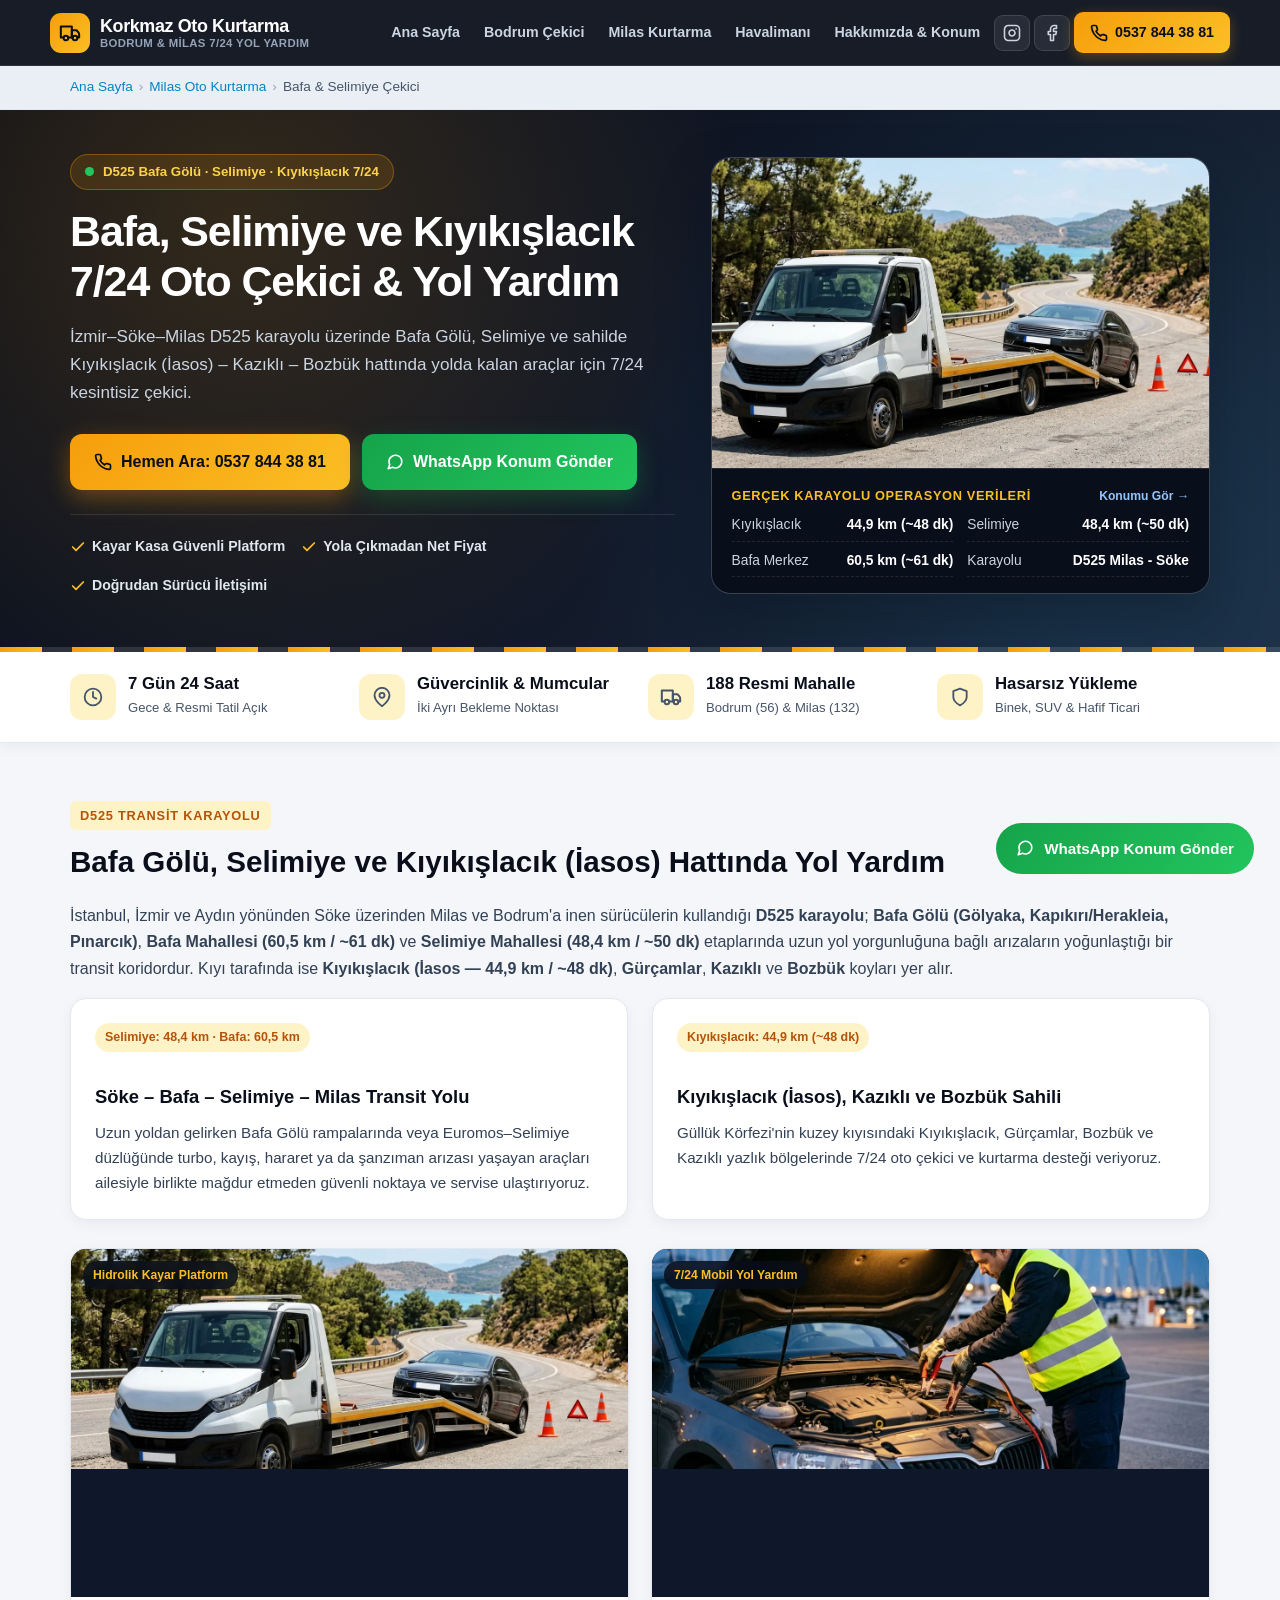
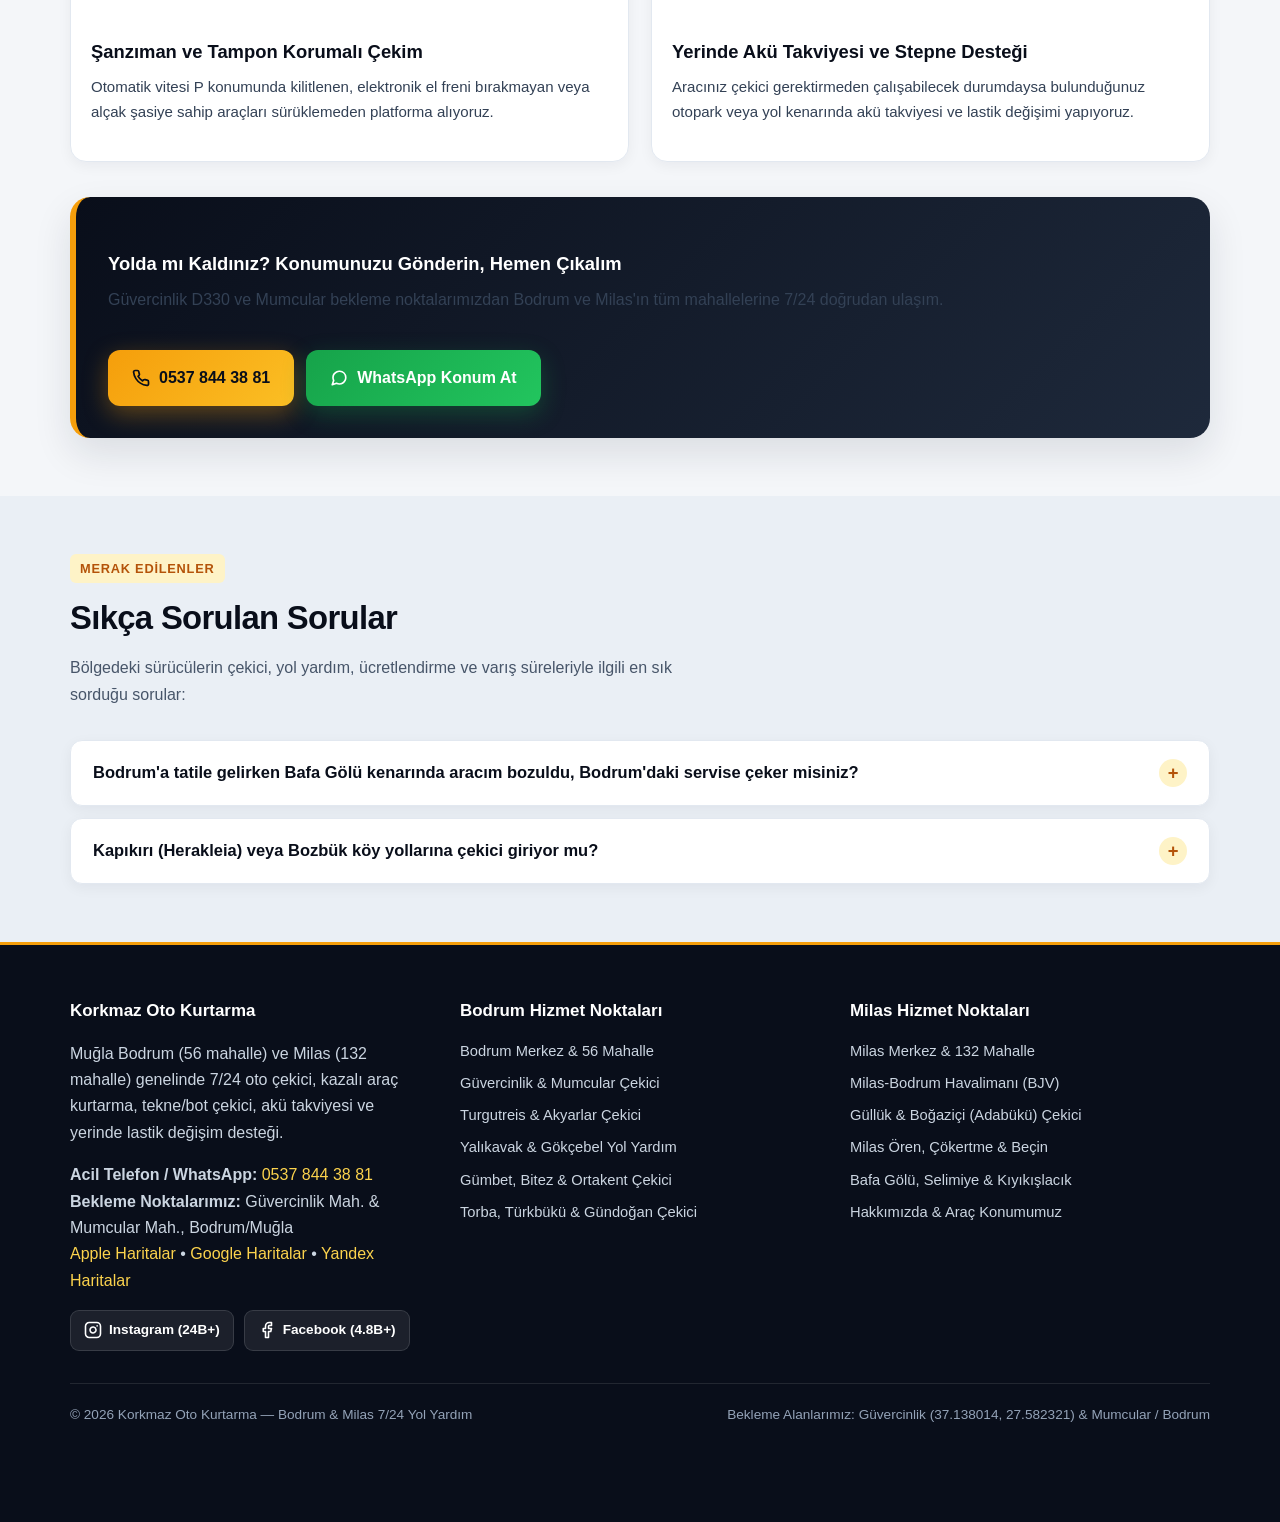
<file: bafa-selimiye-cekici.html>
<!DOCTYPE html>
<html lang="tr">
<head>
  <meta charset="utf-8">
  <meta name="viewport" content="width=device-width, initial-scale=1">
  <title>Bafa ve Selimiye 7/24 Çekici Yol Yardım | Korkmaz</title>
  <meta name="description" content="Bafa Gölü, Selimiye, Kapıkırı ve Kıyıkışlacık (İasos) D525 karayolunda 7/24 oto çekici ve yol yardım. Acil ulaşım hattı: 0537 844 38 81.">
  <link rel="canonical" href="https://www.kurtaricibodrum.com/bafa-selimiye-cekici.html">
  <meta name="robots" content="index, follow">
  <meta name="geo.region" content="TR-48">
  <meta name="geo.placename" content="Güvercinlik, Bodrum, Muğla">
  <meta name="geo.position" content="37.138014;27.582321">
  <meta name="ICBM" content="37.138014, 27.582321">
  <meta property="og:locale" content="tr_TR">
  <meta property="og:type" content="website">
  <meta property="og:title" content="Bafa ve Selimiye 7/24 Çekici Yol Yardım | Korkmaz">
  <meta property="og:description" content="Bafa Gölü, Selimiye, Kapıkırı ve Kıyıkışlacık (İasos) D525 karayolunda 7/24 oto çekici ve yol yardım. Acil ulaşım hattı: 0537 844 38 81.">
  <meta property="og:url" content="https://www.kurtaricibodrum.com/bafa-selimiye-cekici.html">
  <meta property="og:image" content="https://www.kurtaricibodrum.com/assets/img/kayar-kasa-oto-kurtarma.webp">
  <meta property="og:site_name" content="Korkmaz Oto Kurtarma">
  <link rel="stylesheet" href="assets/style.css">
  <script type="application/ld+json">
[
  {
    "@context": "https://schema.org",
    "@type": "AutomotiveBusiness",
    "@id": "https://www.kurtaricibodrum.com/#korkmaz-oto-kurtarma",
    "name": "Korkmaz Oto Kurtarma",
    "url": "https://www.kurtaricibodrum.com/bafa-selimiye-cekici.html",
    "image": "https://www.kurtaricibodrum.com/assets/img/kayar-kasa-oto-kurtarma.webp",
    "telephone": "+905378443881",
    "priceRange": "₺₺",
    "address": {
      "@type": "PostalAddress",
      "streetAddress": "Güvercinlik Mahallesi",
      "addressLocality": "Bodrum",
      "addressRegion": "Muğla",
      "postalCode": "48450",
      "addressCountry": "TR"
    },
    "geo": {
      "@type": "GeoCoordinates",
      "latitude": 37.138014,
      "longitude": 27.582321
    },
    "hasMap": "https://maps.apple.com/?ll=37.138014,27.582321&q=Korkmaz+Oto+Kurtarma",
    "openingHoursSpecification": [
      {
        "@type": "OpeningHoursSpecification",
        "dayOfWeek": [
          "Monday",
          "Tuesday",
          "Wednesday",
          "Thursday",
          "Friday",
          "Saturday",
          "Sunday"
        ],
        "opens": "00:00",
        "closes": "23:59"
      }
    ],
    "areaServed": [
      {
        "@type": "Place",
        "name": "Bafa, Milas"
      },
      {
        "@type": "Place",
        "name": "Selimiye, Milas"
      },
      {
        "@type": "Place",
        "name": "Kıyıkışlacık, Milas"
      },
      {
        "@type": "Place",
        "name": "Kapıkırı, Milas"
      },
      {
        "@type": "Place",
        "name": "Gölyaka, Milas"
      },
      {
        "@type": "Place",
        "name": "Bozbük, Milas"
      },
      {
        "@type": "Place",
        "name": "Kazıklı, Milas"
      }
    ],
    "sameAs": [
      "https://www.instagram.com/bodrum_korkmaz_oto_kurtarma/",
      "https://www.facebook.com/korkmazotoyolyardim",
      "https://maps.apple.com/?ll=37.138014,27.582321&q=Korkmaz+Oto+Kurtarma",
      "https://www.google.com/maps?q=37.138014,27.582321",
      "https://yandex.com.tr/harita/?pt=27.582321,37.138014&z=18&l=map"
    ]
  },
  {
    "@context": "https://schema.org",
    "@type": "BreadcrumbList",
    "itemListElement": [
      {
        "@type": "ListItem",
        "position": 1,
        "name": "Ana Sayfa",
        "item": "https://www.kurtaricibodrum.com/"
      },
      {
        "@type": "ListItem",
        "position": 2,
        "name": "Milas Oto Kurtarma",
        "item": "https://www.kurtaricibodrum.com/milas-oto-kurtarma.html"
      },
      {
        "@type": "ListItem",
        "position": 3,
        "name": "Bafa & Selimiye Çekici",
        "item": "https://www.kurtaricibodrum.com/bafa-selimiye-cekici.html"
      }
    ]
  },
  {
    "@context": "https://schema.org",
    "@type": "FAQPage",
    "mainEntity": [
      {
        "@type": "Question",
        "name": "Bodrum'a tatile gelirken Bafa Gölü kenarında aracım bozuldu, Bodrum'daki servise çeker misiniz?",
        "acceptedAnswer": {
          "@type": "Answer",
          "text": "Evet, Bafa veya Selimiye'de arızalanan aracınızı ister en yakın Milas Sanayi Sitesi'ne ister tatil yapacağınız Bodrum'daki yetkili/özel servise doğrudan çekiyoruz."
        }
      },
      {
        "@type": "Question",
        "name": "Kapıkırı (Herakleia) veya Bozbük köy yollarına çekici giriyor mu?",
        "acceptedAnswer": {
          "@type": "Answer",
          "text": "Evet, Bafa Gölü çevresindeki Kapıkırı ve Gölyaka ile sahildeki Kıyıkışlacık, Gürçamlar, Bozbük ve Kazıklı mahallelerinin tamamına ulaşıyoruz."
        }
      }
    ]
  }
]
  </script>
</head>
<body>
  <header class="site-header">
    <div class="container header-inner">
      <a href="index.html" class="brand">
        <span class="brand-badge"><svg width="22" height="22" viewBox="0 0 24 24" fill="none" stroke="currentColor" stroke-width="2.2" stroke-linecap="round" stroke-linejoin="round" aria-hidden="true"><path d="M10 17h4V5H2v12h3"/><path d="M20 17h2v-3.34a4 4 0 0 0-1.17-2.83L19 9h-5v8h1"/><circle cx="7.5" cy="17.5" r="2.5"/><circle cx="17.5" cy="17.5" r="2.5"/></svg></span>
        <span class="brand-text">
          <span class="brand-title">Korkmaz Oto Kurtarma</span>
          <span class="brand-sub">Bodrum &amp; Milas 7/24 Yol Yardım</span>
        </span>
      </a>
      <button class="nav-toggle" type="button" aria-label="Menüyü aç" aria-expanded="false">&#9776; Menü</button>
      <nav class="main-nav" id="mainNav" aria-label="Ana menü">
        <a href="index.html" class="">Ana Sayfa</a><a href="bodrum-cekici.html" class="">Bodrum Çekici</a><a href="milas-oto-kurtarma.html" class="">Milas Kurtarma</a><a href="milas-bodrum-havalimani-cekici.html" class="">Havalimanı</a><a href="hakkimizda.html" class="">Hakkımızda & Konum</a>
        <a href="https://www.instagram.com/bodrum_korkmaz_oto_kurtarma/" target="_blank" rel="noopener" class="header-social-icon" aria-label="Instagram (@bodrum_korkmaz_oto_kurtarma)" title="Instagram"><svg width="18" height="18" viewBox="0 0 24 24" fill="none" stroke="currentColor" stroke-width="2.1" stroke-linecap="round" stroke-linejoin="round" aria-hidden="true"><rect x="2" y="2" width="20" height="20" rx="5" ry="5"/><path d="M16 11.37A4 4 0 1 1 12.63 8 4 4 0 0 1 16 11.37z"/><line x1="17.5" y1="6.5" x2="17.51" y2="6.5"/></svg></a>
        <a href="https://www.facebook.com/korkmazotoyolyardim" target="_blank" rel="noopener" class="header-social-icon" aria-label="Facebook (Korkmaz Oto Kurtarma)" title="Facebook"><svg width="18" height="18" viewBox="0 0 24 24" fill="none" stroke="currentColor" stroke-width="2.1" stroke-linecap="round" stroke-linejoin="round" aria-hidden="true"><path d="M18 2h-3a5 5 0 0 0-5 5v3H7v4h3v8h4v-8h3l1-4h-4V7a1 1 0 0 1 1-1h3z"/></svg></a>
        <a href="tel:+905378443881" class="header-cta"><svg width="18" height="18" viewBox="0 0 24 24" fill="none" stroke="currentColor" stroke-width="2.3" stroke-linecap="round" stroke-linejoin="round" aria-hidden="true"><path d="M22 16.92v3a2 2 0 0 1-2.18 2 19.79 19.79 0 0 1-8.63-3.07 19.5 19.5 0 0 1-6-6 19.79 19.79 0 0 1-3.07-8.67A2 2 0 0 1 4.11 2h3a2 2 0 0 1 2 1.72c.12.96.36 1.9.7 2.81a2 2 0 0 1-.45 2.11L8.09 9.91a16 16 0 0 0 6 6l1.27-1.27a2 2 0 0 1 2.11-.45c.91.34 1.85.58 2.81.7A2 2 0 0 1 22 16.92z"/></svg> 0537 844 38 81</a>
      </nav>
    </div>
  </header>

  <nav class="breadcrumb" aria-label="Sayfa yolu"><div class="container"><ol><li><a href="index.html">Ana Sayfa</a></li><li><a href="milas-oto-kurtarma.html">Milas Oto Kurtarma</a></li><li aria-current="page">Bafa & Selimiye Çekici</li></ol></div></nav>

  <main>
    <section class="hero">
      <div class="container hero-grid">
        <div class="hero-content">
          <span class="hero-tag"><span class="live-dot"></span> D525 Bafa Gölü · Selimiye · Kıyıkışlacık 7/24</span>
          <h1>Bafa, Selimiye ve Kıyıkışlacık 7/24 Oto Çekici & Yol Yardım</h1>
          <p class="lead">İzmir–Söke–Milas D525 karayolu üzerinde Bafa Gölü, Selimiye ve sahilde Kıyıkışlacık (İasos) – Kazıklı – Bozbük hattında yolda kalan araçlar için 7/24 kesintisiz çekici.</p>
          <div class="cta-group">
            <a href="tel:+905378443881" class="btn btn-call"><svg width="18" height="18" viewBox="0 0 24 24" fill="none" stroke="currentColor" stroke-width="2.3" stroke-linecap="round" stroke-linejoin="round" aria-hidden="true"><path d="M22 16.92v3a2 2 0 0 1-2.18 2 19.79 19.79 0 0 1-8.63-3.07 19.5 19.5 0 0 1-6-6 19.79 19.79 0 0 1-3.07-8.67A2 2 0 0 1 4.11 2h3a2 2 0 0 1 2 1.72c.12.96.36 1.9.7 2.81a2 2 0 0 1-.45 2.11L8.09 9.91a16 16 0 0 0 6 6l1.27-1.27a2 2 0 0 1 2.11-.45c.91.34 1.85.58 2.81.7A2 2 0 0 1 22 16.92z"/></svg> Hemen Ara: 0537 844 38 81</a>
            <a href="https://wa.me/905378443881?text=Merhaba%2C%20Korkmaz%20Oto%20Kurtarma%27dan%20konumuma%20acil%20%C3%A7ekici%20%2F%20yol%20yard%C4%B1m%20deste%C4%9Fi%20istiyorum." class="btn btn-wa" rel="noopener" target="_blank"><svg width="18" height="18" viewBox="0 0 24 24" fill="none" stroke="currentColor" stroke-width="2.2" stroke-linecap="round" stroke-linejoin="round" aria-hidden="true"><path d="M21 11.5a8.38 8.38 0 0 1-.9 3.8 8.5 8.5 0 0 1-7.6 4.7 8.38 8.38 0 0 1-3.8-.9L3 21l1.9-5.7a8.38 8.38 0 0 1-.9-3.8 8.5 8.5 0 0 1 4.7-7.6 8.38 8.38 0 0 1 3.8-.9h.5a8.48 8.48 0 0 1 8 8v.5z"/></svg> WhatsApp Konum Gönder</a>
          </div>
          <div class="hero-trust">
            <span><svg width="16" height="16" viewBox="0 0 24 24" fill="none" stroke="currentColor" stroke-width="2.6" stroke-linecap="round" stroke-linejoin="round" aria-hidden="true"><polyline points="20 6 9 17 4 12"/></svg> Kayar Kasa Güvenli Platform</span>
            <span><svg width="16" height="16" viewBox="0 0 24 24" fill="none" stroke="currentColor" stroke-width="2.6" stroke-linecap="round" stroke-linejoin="round" aria-hidden="true"><polyline points="20 6 9 17 4 12"/></svg> Yola Çıkmadan Net Fiyat</span>
            <span><svg width="16" height="16" viewBox="0 0 24 24" fill="none" stroke="currentColor" stroke-width="2.6" stroke-linecap="round" stroke-linejoin="round" aria-hidden="true"><polyline points="20 6 9 17 4 12"/></svg> Doğrudan Sürücü İletişimi</span>
          </div>
        </div>
        <div class="hero-visual">
          <img src="assets/img/kayar-kasa-oto-kurtarma.webp" alt="Bafa Gölü ve Selimiye karayolunda 7/24 kayar kasa oto çekici" width="1280" height="800" fetchpriority="high">
          <div class="hero-overlay-card">
            <p class="hero-overlay-title"><span>Gerçek Karayolu Operasyon Verileri</span> <a href="hakkimizda.html#harita">Konumu Gör &rarr;</a></p>
            <div class="stat-grid-mini">
              <div><span>Kıyıkışlacık</span><strong>44,9 km (~48 dk)</strong></div><div><span>Selimiye</span><strong>48,4 km (~50 dk)</strong></div><div><span>Bafa Merkez</span><strong>60,5 km (~61 dk)</strong></div><div><span>Karayolu</span><strong>D525 Milas - Söke</strong></div>
            </div>
          </div>
        </div>
      </div>
    </section>

    <div class="metric-ribbon">
      <div class="container metric-grid">
        <div class="metric-box">
          <span class="metric-icon"><svg width="20" height="20" viewBox="0 0 24 24" fill="none" stroke="currentColor" stroke-width="2.2" stroke-linecap="round" stroke-linejoin="round" aria-hidden="true"><circle cx="12" cy="12" r="10"/><polyline points="12 6 12 12 16 14"/></svg></span>
          <div>
            <strong>7 Gün 24 Saat</strong>
            <span>Gece &amp; Resmi Tatil Açık</span>
          </div>
        </div>
        <div class="metric-box">
          <span class="metric-icon"><svg width="20" height="20" viewBox="0 0 24 24" fill="none" stroke="currentColor" stroke-width="2.2" stroke-linecap="round" stroke-linejoin="round" aria-hidden="true"><path d="M21 10c0 7-9 13-9 13s-9-6-9-13a9 9 0 0 1 18 0z"/><circle cx="12" cy="10" r="3"/></svg></span>
          <div>
            <strong>Güvercinlik &amp; Mumcular</strong>
            <span>İki Ayrı Bekleme Noktası</span>
          </div>
        </div>
        <div class="metric-box">
          <span class="metric-icon"><svg width="22" height="22" viewBox="0 0 24 24" fill="none" stroke="currentColor" stroke-width="2.2" stroke-linecap="round" stroke-linejoin="round" aria-hidden="true"><path d="M10 17h4V5H2v12h3"/><path d="M20 17h2v-3.34a4 4 0 0 0-1.17-2.83L19 9h-5v8h1"/><circle cx="7.5" cy="17.5" r="2.5"/><circle cx="17.5" cy="17.5" r="2.5"/></svg></span>
          <div>
            <strong>188 Resmi Mahalle</strong>
            <span>Bodrum (56) &amp; Milas (132)</span>
          </div>
        </div>
        <div class="metric-box">
          <span class="metric-icon"><svg width="20" height="20" viewBox="0 0 24 24" fill="none" stroke="currentColor" stroke-width="2.2" stroke-linecap="round" stroke-linejoin="round" aria-hidden="true"><path d="M12 22s8-4 8-10V5l-8-3-8 3v7c0 6 8 10 8 10z"/></svg></span>
          <div>
            <strong>Hasarsız Yükleme</strong>
            <span>Binek, SUV &amp; Hafif Ticari</span>
          </div>
        </div>
      </div>
    </div>

    
<section class="section prose">
  <div class="container">
    <span class="section-kicker">D525 Transit Karayolu</span>
    <h2>Bafa Gölü, Selimiye ve Kıyıkışlacık (İasos) Hattında Yol Yardım</h2>
    <p>İstanbul, İzmir ve Aydın yönünden Söke üzerinden Milas ve Bodrum'a inen sürücülerin kullandığı <strong>D525 karayolu</strong>; <strong>Bafa Gölü (Gölyaka, Kapıkırı/Herakleia, Pınarcık)</strong>, <strong>Bafa Mahallesi (60,5 km / ~61 dk)</strong> ve <strong>Selimiye Mahallesi (48,4 km / ~50 dk)</strong> etaplarında uzun yol yorgunluğuna bağlı arızaların yoğunlaştığı bir transit koridordur. Kıyı tarafında ise <strong>Kıyıkışlacık (İasos — 44,9 km / ~48 dk)</strong>, <strong>Gürçamlar</strong>, <strong>Kazıklı</strong> ve <strong>Bozbük</strong> koyları yer alır.</p>
    <div class="grid-2">
      <div class="card">
        <span class="badge-km">Selimiye: 48,4 km · Bafa: 60,5 km</span>
        <h3>Söke – Bafa – Selimiye – Milas Transit Yolu</h3>
        <p>Uzun yoldan gelirken Bafa Gölü rampalarında veya Euromos–Selimiye düzlüğünde turbo, kayış, hararet ya da şanzıman arızası yaşayan araçları ailesiyle birlikte mağdur etmeden güvenli noktaya ve servise ulaştırıyoruz.</p>
      </div>
      <div class="card">
        <span class="badge-km">Kıyıkışlacık: 44,9 km (~48 dk)</span>
        <h3>Kıyıkışlacık (İasos), Kazıklı ve Bozbük Sahili</h3>
        <p>Güllük Körfezi'nin kuzey kıyısındaki Kıyıkışlacık, Gürçamlar, Bozbük ve Kazıklı yazlık bölgelerinde 7/24 oto çekici ve kurtarma desteği veriyoruz.</p>
      </div>
    </div>
    
<div class="service-grid" style="margin-top:28px;">
  <div class="service-card">
    <div class="service-img-wrap">
      <img src="assets/img/kayar-kasa-oto-kurtarma.webp" alt="Hidrolik kayar kasa oto kurtarıcı platforma araç yükleme" width="1280" height="800" loading="lazy">
      <span class="service-chip">Hidrolik Kayar Platform</span>
    </div>
    <div class="service-body">
      <h3>Şanzıman ve Tampon Korumalı Çekim</h3>
      <p>Otomatik vitesi P konumunda kilitlenen, elektronik el freni bırakmayan veya alçak şasiye sahip araçları sürüklemeden platforma alıyoruz.</p>
    </div>
  </div>
  <div class="service-card">
    <div class="service-img-wrap">
      <img src="assets/img/yerinde-aku-takviyesi.webp" alt="Gece otoparkta profesyonel akü takviyesi yol yardım desteği" width="1280" height="800" loading="lazy">
      <span class="service-chip">7/24 Mobil Yol Yardım</span>
    </div>
    <div class="service-body">
      <h3>Yerinde Akü Takviyesi ve Stepne Desteği</h3>
      <p>Aracınız çekici gerektirmeden çalışabilecek durumdaysa bulunduğunuz otopark veya yol kenarında akü takviyesi ve lastik değişimi yapıyoruz.</p>
    </div>
  </div>
</div>

    
<div class="cta-banner">
  <div>
    <h3>Yolda mı Kaldınız? Konumunuzu Gönderin, Hemen Çıkalım</h3>
    <p>Güvercinlik D330 ve Mumcular bekleme noktalarımızdan Bodrum ve Milas'ın tüm mahallelerine 7/24 doğrudan ulaşım.</p>
  </div>
  <div class="cta-group">
    <a href="tel:+905378443881" class="btn btn-call"><svg width="18" height="18" viewBox="0 0 24 24" fill="none" stroke="currentColor" stroke-width="2.3" stroke-linecap="round" stroke-linejoin="round" aria-hidden="true"><path d="M22 16.92v3a2 2 0 0 1-2.18 2 19.79 19.79 0 0 1-8.63-3.07 19.5 19.5 0 0 1-6-6 19.79 19.79 0 0 1-3.07-8.67A2 2 0 0 1 4.11 2h3a2 2 0 0 1 2 1.72c.12.96.36 1.9.7 2.81a2 2 0 0 1-.45 2.11L8.09 9.91a16 16 0 0 0 6 6l1.27-1.27a2 2 0 0 1 2.11-.45c.91.34 1.85.58 2.81.7A2 2 0 0 1 22 16.92z"/></svg> 0537 844 38 81</a>
    <a href="https://wa.me/905378443881?text=Merhaba%2C%20Korkmaz%20Oto%20Kurtarma%27dan%20konumuma%20acil%20%C3%A7ekici%20%2F%20yol%20yard%C4%B1m%20deste%C4%9Fi%20istiyorum." class="btn btn-wa" rel="noopener" target="_blank"><svg width="18" height="18" viewBox="0 0 24 24" fill="none" stroke="currentColor" stroke-width="2.2" stroke-linecap="round" stroke-linejoin="round" aria-hidden="true"><path d="M21 11.5a8.38 8.38 0 0 1-.9 3.8 8.5 8.5 0 0 1-7.6 4.7 8.38 8.38 0 0 1-3.8-.9L3 21l1.9-5.7a8.38 8.38 0 0 1-.9-3.8 8.5 8.5 0 0 1 4.7-7.6 8.38 8.38 0 0 1 3.8-.9h.5a8.48 8.48 0 0 1 8 8v.5z"/></svg> WhatsApp Konum At</a>
  </div>
</div>

  </div>
</section>


    
        <section class="section section-alt" id="sss">
          <div class="container">
            <div class="section-header">
              <span class="section-kicker">Merak Edilenler</span>
              <h2 class="section-title">Sıkça Sorulan Sorular</h2>
              <p class="section-sub">Bölgedeki sürücülerin çekici, yol yardım, ücretlendirme ve varış süreleriyle ilgili en sık sorduğu sorular:</p>
            </div>
            <div class="faq-list">
              <details class="faq-item"><summary>Bodrum'a tatile gelirken Bafa Gölü kenarında aracım bozuldu, Bodrum'daki servise çeker misiniz?</summary><p>Evet, Bafa veya Selimiye'de arızalanan aracınızı ister en yakın Milas Sanayi Sitesi'ne ister tatil yapacağınız Bodrum'daki yetkili/özel servise doğrudan çekiyoruz.</p></details><details class="faq-item"><summary>Kapıkırı (Herakleia) veya Bozbük köy yollarına çekici giriyor mu?</summary><p>Evet, Bafa Gölü çevresindeki Kapıkırı ve Gölyaka ile sahildeki Kıyıkışlacık, Gürçamlar, Bozbük ve Kazıklı mahallelerinin tamamına ulaşıyoruz.</p></details>
            </div>
          </div>
        </section>
        
  </main>

  <footer class="site-footer">
    <div class="container">
      <div class="footer-grid">
        <div>
          <h3>Korkmaz Oto Kurtarma</h3>
          <p>Muğla Bodrum (56 mahalle) ve Milas (132 mahalle) genelinde 7/24 oto çekici, kazalı araç kurtarma, tekne/bot çekici, akü takviyesi ve yerinde lastik değişim desteği.</p>
          <p><strong>Acil Telefon / WhatsApp:</strong> <a href="tel:+905378443881">0537 844 38 81</a><br>
          <strong>Bekleme Noktalarımız:</strong> Güvercinlik Mah. &amp; Mumcular Mah., Bodrum/Muğla<br>
          <a href="https://maps.apple.com/?ll=37.138014,27.582321&q=Korkmaz+Oto+Kurtarma" target="_blank" rel="noopener">Apple Haritalar</a> &bull; <a href="https://www.google.com/maps?q=37.138014,27.582321" target="_blank" rel="noopener">Google Haritalar</a> &bull; <a href="https://yandex.com.tr/harita/?pt=27.582321,37.138014&z=18&l=map" target="_blank" rel="noopener">Yandex Haritalar</a></p>
          <div class="footer-social-row">
            <a href="https://www.instagram.com/bodrum_korkmaz_oto_kurtarma/" target="_blank" rel="noopener" class="footer-social-btn"><svg width="18" height="18" viewBox="0 0 24 24" fill="none" stroke="currentColor" stroke-width="2.1" stroke-linecap="round" stroke-linejoin="round" aria-hidden="true"><rect x="2" y="2" width="20" height="20" rx="5" ry="5"/><path d="M16 11.37A4 4 0 1 1 12.63 8 4 4 0 0 1 16 11.37z"/><line x1="17.5" y1="6.5" x2="17.51" y2="6.5"/></svg> Instagram (24B+)</a>
            <a href="https://www.facebook.com/korkmazotoyolyardim" target="_blank" rel="noopener" class="footer-social-btn"><svg width="18" height="18" viewBox="0 0 24 24" fill="none" stroke="currentColor" stroke-width="2.1" stroke-linecap="round" stroke-linejoin="round" aria-hidden="true"><path d="M18 2h-3a5 5 0 0 0-5 5v3H7v4h3v8h4v-8h3l1-4h-4V7a1 1 0 0 1 1-1h3z"/></svg> Facebook (4.8B+)</a>
          </div>
        </div>
        <div>
          <h3>Bodrum Hizmet Noktaları</h3>
          <ul class="footer-links">
            <li><a href="bodrum-cekici.html">Bodrum Merkez &amp; 56 Mahalle</a></li>
            <li><a href="guvercinlik-cekici.html">Güvercinlik &amp; Mumcular Çekici</a></li>
            <li><a href="turgutreis-cekici.html">Turgutreis &amp; Akyarlar Çekici</a></li>
            <li><a href="yalikavak-yol-yardim.html">Yalıkavak &amp; Gökçebel Yol Yardım</a></li>
            <li><a href="gumbet-bitez-ortakent-cekici.html">Gümbet, Bitez &amp; Ortakent Çekici</a></li>
            <li><a href="torba-turkbuku-gundogan-cekici.html">Torba, Türkbükü &amp; Gündoğan Çekici</a></li>
          </ul>
        </div>
        <div>
          <h3>Milas Hizmet Noktaları</h3>
          <ul class="footer-links">
            <li><a href="milas-oto-kurtarma.html">Milas Merkez &amp; 132 Mahalle</a></li>
            <li><a href="milas-bodrum-havalimani-cekici.html">Milas-Bodrum Havalimanı (BJV)</a></li>
            <li><a href="gulluk-bogazici-cekici.html">Güllük &amp; Boğaziçi (Adabükü) Çekici</a></li>
            <li><a href="oren-cekici.html">Milas Ören, Çökertme &amp; Beçin</a></li>
            <li><a href="bafa-selimiye-cekici.html">Bafa Gölü, Selimiye &amp; Kıyıkışlacık</a></li>
            <li><a href="hakkimizda.html">Hakkımızda &amp; Araç Konumumuz</a></li>
          </ul>
        </div>
      </div>
      <div class="footer-bottom">
        <span>&copy; 2026 Korkmaz Oto Kurtarma — Bodrum &amp; Milas 7/24 Yol Yardım</span>
        <span>Bekleme Alanlarımız: Güvercinlik (37.138014, 27.582321) &amp; Mumcular / Bodrum</span>
      </div>
    </div>
  </footer>

  <a href="https://wa.me/905378443881?text=Merhaba%2C%20Korkmaz%20Oto%20Kurtarma%27dan%20konumuma%20acil%20%C3%A7ekici%20%2F%20yol%20yard%C4%B1m%20deste%C4%9Fi%20istiyorum." class="desktop-wa-float" rel="noopener" target="_blank" aria-label="WhatsApp üzerinden konum gönder">
    <svg width="18" height="18" viewBox="0 0 24 24" fill="none" stroke="currentColor" stroke-width="2.2" stroke-linecap="round" stroke-linejoin="round" aria-hidden="true"><path d="M21 11.5a8.38 8.38 0 0 1-.9 3.8 8.5 8.5 0 0 1-7.6 4.7 8.38 8.38 0 0 1-3.8-.9L3 21l1.9-5.7a8.38 8.38 0 0 1-.9-3.8 8.5 8.5 0 0 1 4.7-7.6 8.38 8.38 0 0 1 3.8-.9h.5a8.48 8.48 0 0 1 8 8v.5z"/></svg> <span>WhatsApp Konum Gönder</span>
  </a>

  <div class="mobile-sticky-bar" role="region" aria-label="Acil iletişim çubuğu">
    <a href="tel:+905378443881" class="btn-call"><svg width="18" height="18" viewBox="0 0 24 24" fill="none" stroke="currentColor" stroke-width="2.3" stroke-linecap="round" stroke-linejoin="round" aria-hidden="true"><path d="M22 16.92v3a2 2 0 0 1-2.18 2 19.79 19.79 0 0 1-8.63-3.07 19.5 19.5 0 0 1-6-6 19.79 19.79 0 0 1-3.07-8.67A2 2 0 0 1 4.11 2h3a2 2 0 0 1 2 1.72c.12.96.36 1.9.7 2.81a2 2 0 0 1-.45 2.11L8.09 9.91a16 16 0 0 0 6 6l1.27-1.27a2 2 0 0 1 2.11-.45c.91.34 1.85.58 2.81.7A2 2 0 0 1 22 16.92z"/></svg> Hemen Ara</a>
    <a href="https://wa.me/905378443881?text=Merhaba%2C%20Korkmaz%20Oto%20Kurtarma%27dan%20konumuma%20acil%20%C3%A7ekici%20%2F%20yol%20yard%C4%B1m%20deste%C4%9Fi%20istiyorum." class="btn-wa" rel="noopener" target="_blank"><svg width="18" height="18" viewBox="0 0 24 24" fill="none" stroke="currentColor" stroke-width="2.2" stroke-linecap="round" stroke-linejoin="round" aria-hidden="true"><path d="M21 11.5a8.38 8.38 0 0 1-.9 3.8 8.5 8.5 0 0 1-7.6 4.7 8.38 8.38 0 0 1-3.8-.9L3 21l1.9-5.7a8.38 8.38 0 0 1-.9-3.8 8.5 8.5 0 0 1 4.7-7.6 8.38 8.38 0 0 1 3.8-.9h.5a8.48 8.48 0 0 1 8 8v.5z"/></svg> Konum Gönder</a>
  </div>

  <script>
    (function () {
      var hdr = document.querySelector('.site-header');
      var navBtn = document.querySelector('.nav-toggle');
      var navEl = document.getElementById('mainNav');
      if (navBtn && navEl) {
        navBtn.addEventListener('click', function () {
          var isOpen = navEl.classList.toggle('open');
          navBtn.setAttribute('aria-expanded', isOpen ? 'true' : 'false');
        });
      }
      if (hdr) {
        window.addEventListener('scroll', function () {
          hdr.classList.toggle('scrolled', window.scrollY > 24);
        }, { passive: true });
      }
      if ('IntersectionObserver' in window) {
        document.documentElement.classList.add('js-anim');
        var targets = document.querySelectorAll('.service-card, .card, .step-card, .table-wrap, .cta-banner, .faq-item, .section-header');
        var io = new IntersectionObserver(function (entries) {
          entries.forEach(function (e) {
            if (e.isIntersecting) {
              e.target.classList.add('is-visible');
              io.unobserve(e.target);
            }
          });
        }, { threshold: 0.08, rootMargin: '0px 0px -30px 0px' });
        targets.forEach(function (el, i) {
          el.classList.add('reveal');
          var mod = i % 3;
          if (mod === 1) el.classList.add('reveal-d1');
          if (mod === 2) el.classList.add('reveal-d2');
          io.observe(el);
        });
      }
    })();
  </script>
</body>
</html>
</file>
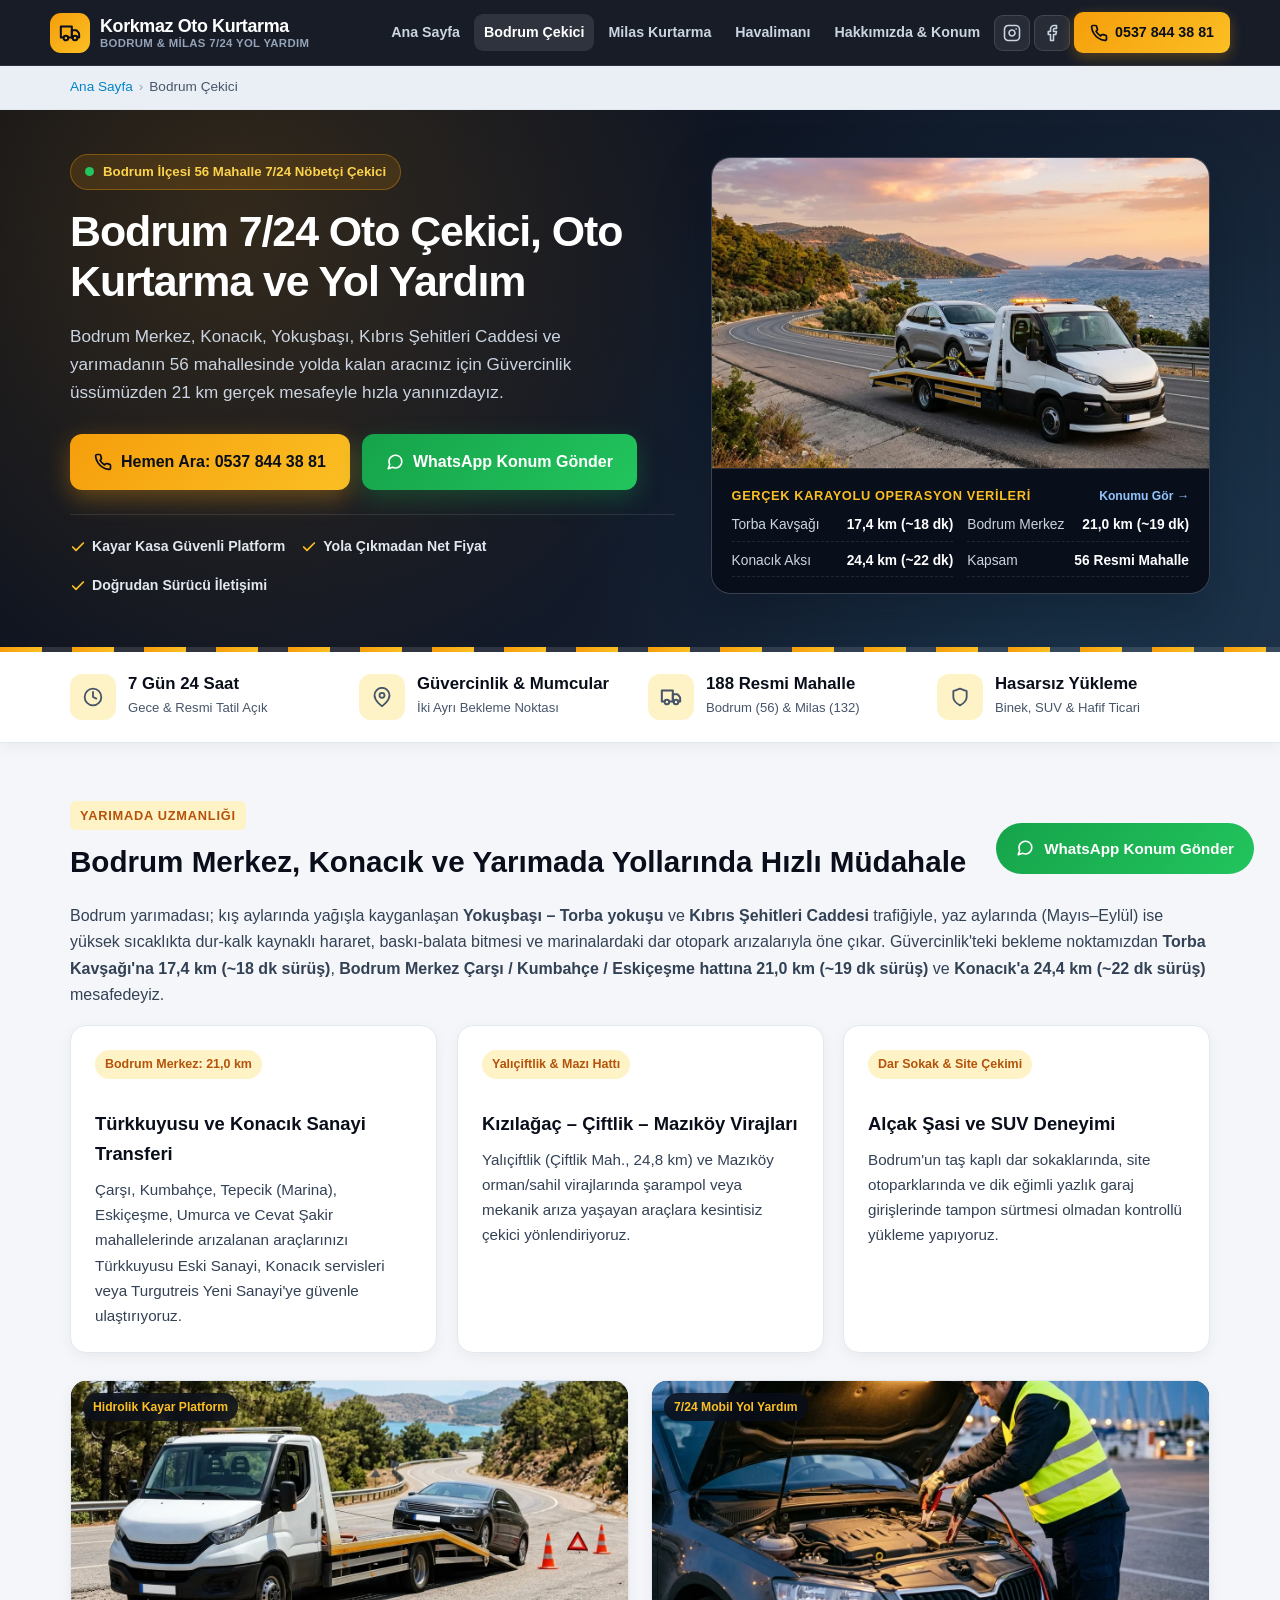
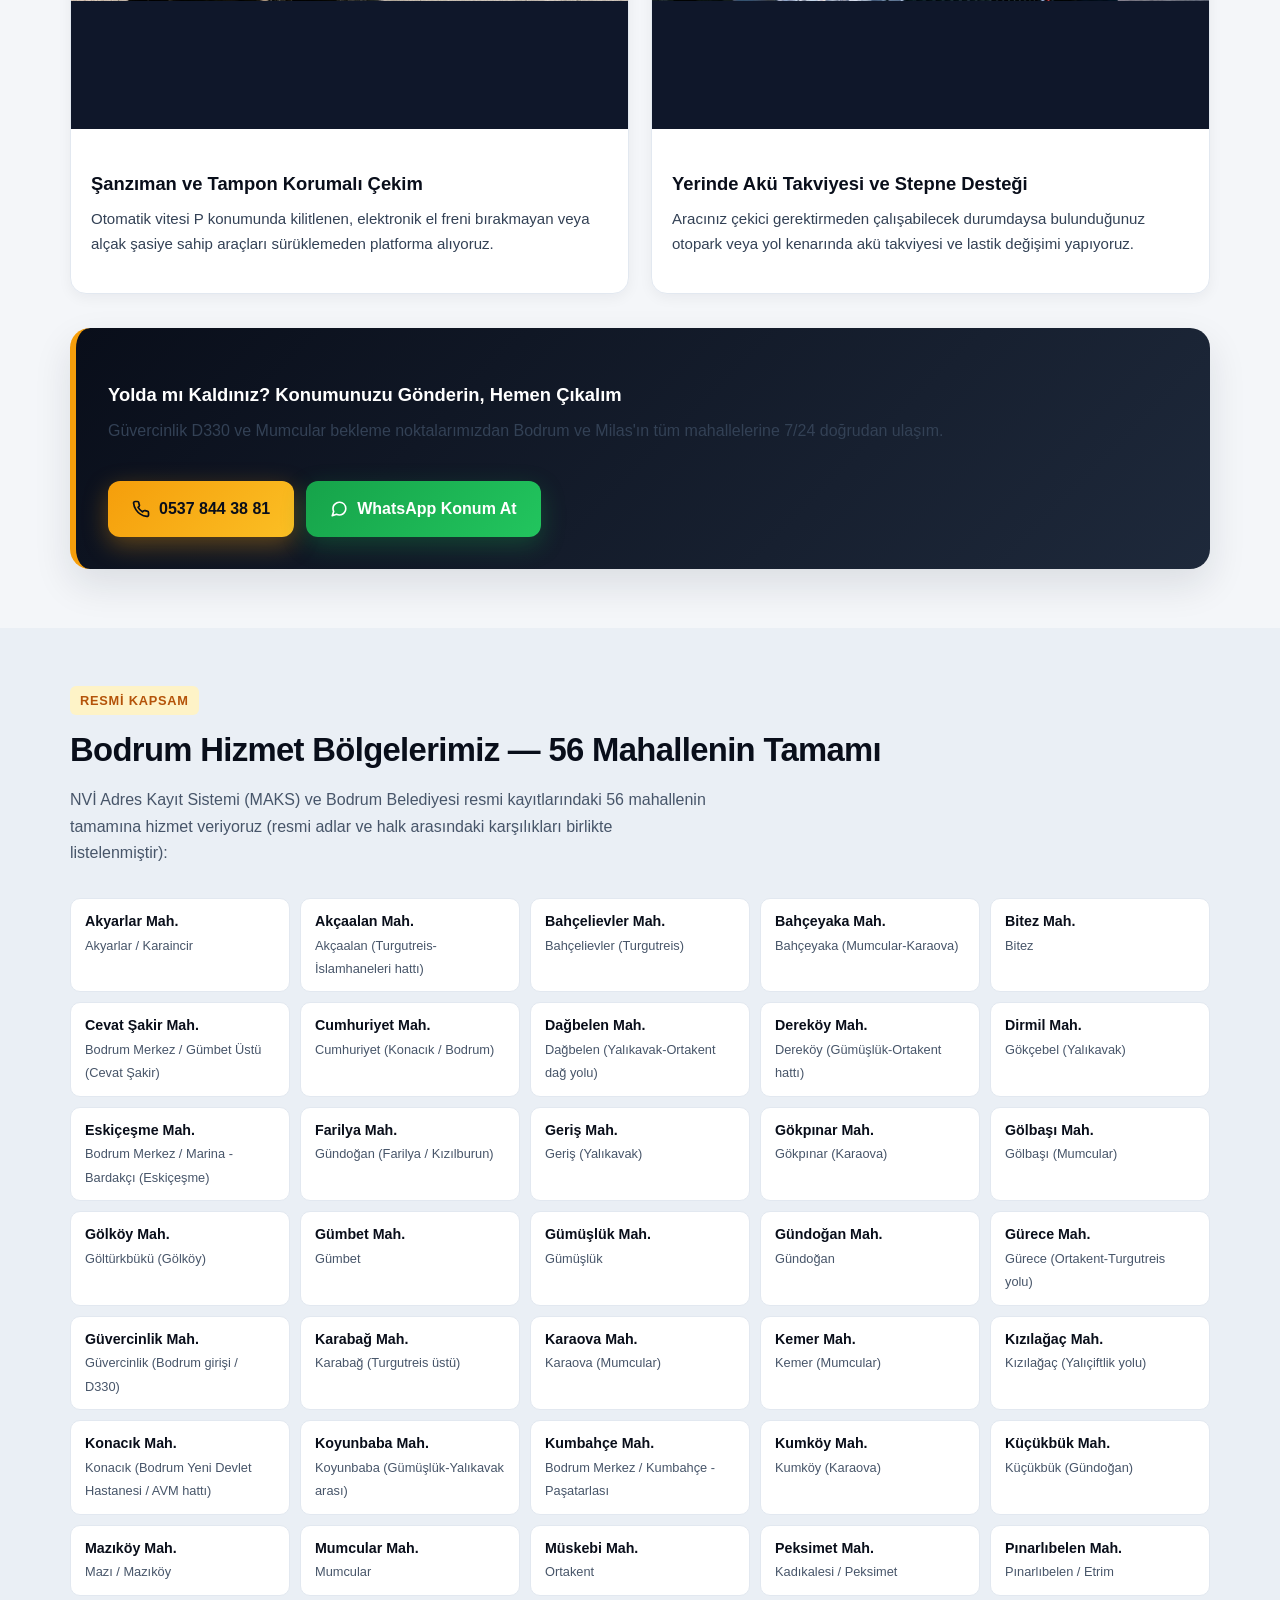
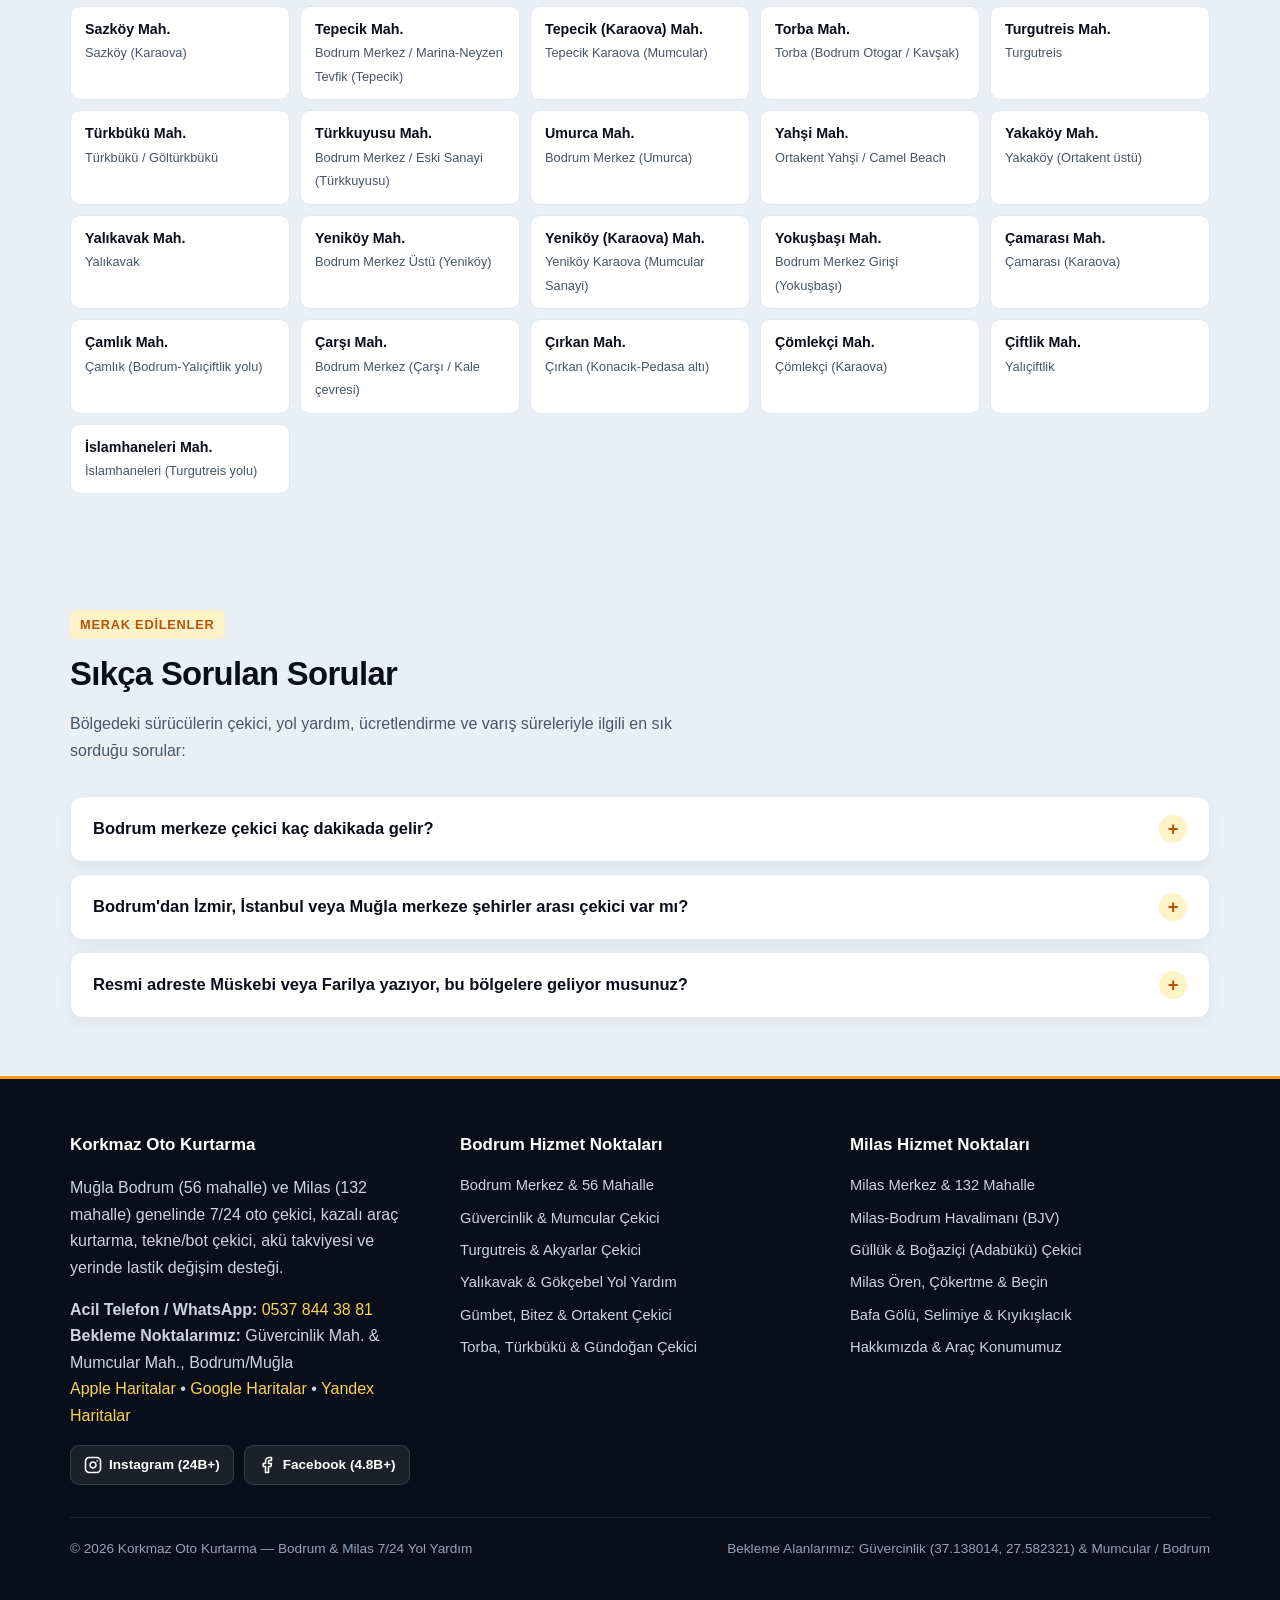
<file: bodrum-cekici.html>
<!DOCTYPE html>
<html lang="tr">
<head>
  <meta charset="utf-8">
  <meta name="viewport" content="width=device-width, initial-scale=1">
  <title>Bodrum Çekici ve 7/24 Oto Kurtarma | Korkmaz</title>
  <meta name="description" content="Bodrum merkez, Konacık ve 56 mahallenin tamamında 7/24 oto çekici, oto kurtarma ve akü takviyesi. Güvercinlik'ten 21 km hızlı ulaşım: 0537 844 38 81.">
  <link rel="canonical" href="https://www.kurtaricibodrum.com/bodrum-cekici.html">
  <meta name="robots" content="index, follow">
  <meta name="geo.region" content="TR-48">
  <meta name="geo.placename" content="Güvercinlik, Bodrum, Muğla">
  <meta name="geo.position" content="37.138014;27.582321">
  <meta name="ICBM" content="37.138014, 27.582321">
  <meta property="og:locale" content="tr_TR">
  <meta property="og:type" content="website">
  <meta property="og:title" content="Bodrum Çekici ve 7/24 Oto Kurtarma | Korkmaz">
  <meta property="og:description" content="Bodrum merkez, Konacık ve 56 mahallenin tamamında 7/24 oto çekici, oto kurtarma ve akü takviyesi. Güvercinlik'ten 21 km hızlı ulaşım: 0537 844 38 81.">
  <meta property="og:url" content="https://www.kurtaricibodrum.com/bodrum-cekici.html">
  <meta property="og:image" content="https://www.kurtaricibodrum.com/assets/img/bodrum-milas-oto-cekici.webp">
  <meta property="og:site_name" content="Korkmaz Oto Kurtarma">
  <link rel="stylesheet" href="assets/style.css">
  <script type="application/ld+json">
[
  {
    "@context": "https://schema.org",
    "@type": "AutomotiveBusiness",
    "@id": "https://www.kurtaricibodrum.com/#korkmaz-oto-kurtarma",
    "name": "Korkmaz Oto Kurtarma",
    "url": "https://www.kurtaricibodrum.com/bodrum-cekici.html",
    "image": "https://www.kurtaricibodrum.com/assets/img/bodrum-milas-oto-cekici.webp",
    "telephone": "+905378443881",
    "priceRange": "₺₺",
    "address": {
      "@type": "PostalAddress",
      "streetAddress": "Güvercinlik Mahallesi",
      "addressLocality": "Bodrum",
      "addressRegion": "Muğla",
      "postalCode": "48450",
      "addressCountry": "TR"
    },
    "geo": {
      "@type": "GeoCoordinates",
      "latitude": 37.138014,
      "longitude": 27.582321
    },
    "hasMap": "https://maps.apple.com/?ll=37.138014,27.582321&q=Korkmaz+Oto+Kurtarma",
    "openingHoursSpecification": [
      {
        "@type": "OpeningHoursSpecification",
        "dayOfWeek": [
          "Monday",
          "Tuesday",
          "Wednesday",
          "Thursday",
          "Friday",
          "Saturday",
          "Sunday"
        ],
        "opens": "00:00",
        "closes": "23:59"
      }
    ],
    "areaServed": [
      {
        "@type": "Place",
        "name": "Bodrum, Muğla"
      },
      {
        "@type": "Place",
        "name": "Konacık, Bodrum"
      },
      {
        "@type": "Place",
        "name": "Çarşı, Bodrum"
      },
      {
        "@type": "Place",
        "name": "Kumbahçe, Bodrum"
      },
      {
        "@type": "Place",
        "name": "Eskiçeşme, Bodrum"
      },
      {
        "@type": "Place",
        "name": "Yalıçiftlik, Bodrum"
      },
      {
        "@type": "Place",
        "name": "Gümüşlük, Bodrum"
      }
    ],
    "sameAs": [
      "https://www.instagram.com/bodrum_korkmaz_oto_kurtarma/",
      "https://www.facebook.com/korkmazotoyolyardim",
      "https://maps.apple.com/?ll=37.138014,27.582321&q=Korkmaz+Oto+Kurtarma",
      "https://www.google.com/maps?q=37.138014,27.582321",
      "https://yandex.com.tr/harita/?pt=27.582321,37.138014&z=18&l=map"
    ]
  },
  {
    "@context": "https://schema.org",
    "@type": "BreadcrumbList",
    "itemListElement": [
      {
        "@type": "ListItem",
        "position": 1,
        "name": "Ana Sayfa",
        "item": "https://www.kurtaricibodrum.com/"
      },
      {
        "@type": "ListItem",
        "position": 2,
        "name": "Bodrum Çekici",
        "item": "https://www.kurtaricibodrum.com/bodrum-cekici.html"
      }
    ]
  },
  {
    "@context": "https://schema.org",
    "@type": "FAQPage",
    "mainEntity": [
      {
        "@type": "Question",
        "name": "Bodrum merkeze çekici kaç dakikada gelir?",
        "acceptedAnswer": {
          "@type": "Answer",
          "text": "Güvercinlik D330 üzerindeki bekleme noktamızdan Bodrum Merkez 21,0 km'dir. Açık trafikte hazırlık dahil yaklaşık 22–30 dakika içinde merkez mahallelere (Yokuşbaşı, Çarşı, Eskiçeşme, Türkkuyusu, Konacık) ulaşıyoruz."
        }
      },
      {
        "@type": "Question",
        "name": "Bodrum'dan İzmir, İstanbul veya Muğla merkeze şehirler arası çekici var mı?",
        "acceptedAnswer": {
          "@type": "Answer",
          "text": "Evet. Bodrum'da arızalanan veya yazlık dönüşü taşınması gereken araçlarınızı tutanaklı olarak İzmir, Aydın, Muğla, İstanbul ve Ankara başta olmak üzere tüm illere taşıyoruz."
        }
      },
      {
        "@type": "Question",
        "name": "Resmi adreste Müskebi veya Farilya yazıyor, bu bölgelere geliyor musunuz?",
        "acceptedAnswer": {
          "@type": "Answer",
          "text": "Evet. Resmi kayıtlarda Müskebi (Ortakent), Farilya (Gündoğan), Dirmil (Gökçebel) ve Peksimet (Kadıkalesi) olarak geçen tüm mahallelere 7/24 hakim ekibimizle ulaşıyoruz."
        }
      }
    ]
  }
]
  </script>
</head>
<body>
  <header class="site-header">
    <div class="container header-inner">
      <a href="index.html" class="brand">
        <span class="brand-badge"><svg width="22" height="22" viewBox="0 0 24 24" fill="none" stroke="currentColor" stroke-width="2.2" stroke-linecap="round" stroke-linejoin="round" aria-hidden="true"><path d="M10 17h4V5H2v12h3"/><path d="M20 17h2v-3.34a4 4 0 0 0-1.17-2.83L19 9h-5v8h1"/><circle cx="7.5" cy="17.5" r="2.5"/><circle cx="17.5" cy="17.5" r="2.5"/></svg></span>
        <span class="brand-text">
          <span class="brand-title">Korkmaz Oto Kurtarma</span>
          <span class="brand-sub">Bodrum &amp; Milas 7/24 Yol Yardım</span>
        </span>
      </a>
      <button class="nav-toggle" type="button" aria-label="Menüyü aç" aria-expanded="false">&#9776; Menü</button>
      <nav class="main-nav" id="mainNav" aria-label="Ana menü">
        <a href="index.html" class="">Ana Sayfa</a><a href="bodrum-cekici.html" class="active">Bodrum Çekici</a><a href="milas-oto-kurtarma.html" class="">Milas Kurtarma</a><a href="milas-bodrum-havalimani-cekici.html" class="">Havalimanı</a><a href="hakkimizda.html" class="">Hakkımızda & Konum</a>
        <a href="https://www.instagram.com/bodrum_korkmaz_oto_kurtarma/" target="_blank" rel="noopener" class="header-social-icon" aria-label="Instagram (@bodrum_korkmaz_oto_kurtarma)" title="Instagram"><svg width="18" height="18" viewBox="0 0 24 24" fill="none" stroke="currentColor" stroke-width="2.1" stroke-linecap="round" stroke-linejoin="round" aria-hidden="true"><rect x="2" y="2" width="20" height="20" rx="5" ry="5"/><path d="M16 11.37A4 4 0 1 1 12.63 8 4 4 0 0 1 16 11.37z"/><line x1="17.5" y1="6.5" x2="17.51" y2="6.5"/></svg></a>
        <a href="https://www.facebook.com/korkmazotoyolyardim" target="_blank" rel="noopener" class="header-social-icon" aria-label="Facebook (Korkmaz Oto Kurtarma)" title="Facebook"><svg width="18" height="18" viewBox="0 0 24 24" fill="none" stroke="currentColor" stroke-width="2.1" stroke-linecap="round" stroke-linejoin="round" aria-hidden="true"><path d="M18 2h-3a5 5 0 0 0-5 5v3H7v4h3v8h4v-8h3l1-4h-4V7a1 1 0 0 1 1-1h3z"/></svg></a>
        <a href="tel:+905378443881" class="header-cta"><svg width="18" height="18" viewBox="0 0 24 24" fill="none" stroke="currentColor" stroke-width="2.3" stroke-linecap="round" stroke-linejoin="round" aria-hidden="true"><path d="M22 16.92v3a2 2 0 0 1-2.18 2 19.79 19.79 0 0 1-8.63-3.07 19.5 19.5 0 0 1-6-6 19.79 19.79 0 0 1-3.07-8.67A2 2 0 0 1 4.11 2h3a2 2 0 0 1 2 1.72c.12.96.36 1.9.7 2.81a2 2 0 0 1-.45 2.11L8.09 9.91a16 16 0 0 0 6 6l1.27-1.27a2 2 0 0 1 2.11-.45c.91.34 1.85.58 2.81.7A2 2 0 0 1 22 16.92z"/></svg> 0537 844 38 81</a>
      </nav>
    </div>
  </header>

  <nav class="breadcrumb" aria-label="Sayfa yolu"><div class="container"><ol><li><a href="index.html">Ana Sayfa</a></li><li aria-current="page">Bodrum Çekici</li></ol></div></nav>

  <main>
    <section class="hero">
      <div class="container hero-grid">
        <div class="hero-content">
          <span class="hero-tag"><span class="live-dot"></span> Bodrum İlçesi 56 Mahalle 7/24 Nöbetçi Çekici</span>
          <h1>Bodrum 7/24 Oto Çekici, Oto Kurtarma ve Yol Yardım</h1>
          <p class="lead">Bodrum Merkez, Konacık, Yokuşbaşı, Kıbrıs Şehitleri Caddesi ve yarımadanın 56 mahallesinde yolda kalan aracınız için Güvercinlik üssümüzden 21 km gerçek mesafeyle hızla yanınızdayız.</p>
          <div class="cta-group">
            <a href="tel:+905378443881" class="btn btn-call"><svg width="18" height="18" viewBox="0 0 24 24" fill="none" stroke="currentColor" stroke-width="2.3" stroke-linecap="round" stroke-linejoin="round" aria-hidden="true"><path d="M22 16.92v3a2 2 0 0 1-2.18 2 19.79 19.79 0 0 1-8.63-3.07 19.5 19.5 0 0 1-6-6 19.79 19.79 0 0 1-3.07-8.67A2 2 0 0 1 4.11 2h3a2 2 0 0 1 2 1.72c.12.96.36 1.9.7 2.81a2 2 0 0 1-.45 2.11L8.09 9.91a16 16 0 0 0 6 6l1.27-1.27a2 2 0 0 1 2.11-.45c.91.34 1.85.58 2.81.7A2 2 0 0 1 22 16.92z"/></svg> Hemen Ara: 0537 844 38 81</a>
            <a href="https://wa.me/905378443881?text=Merhaba%2C%20Korkmaz%20Oto%20Kurtarma%27dan%20konumuma%20acil%20%C3%A7ekici%20%2F%20yol%20yard%C4%B1m%20deste%C4%9Fi%20istiyorum." class="btn btn-wa" rel="noopener" target="_blank"><svg width="18" height="18" viewBox="0 0 24 24" fill="none" stroke="currentColor" stroke-width="2.2" stroke-linecap="round" stroke-linejoin="round" aria-hidden="true"><path d="M21 11.5a8.38 8.38 0 0 1-.9 3.8 8.5 8.5 0 0 1-7.6 4.7 8.38 8.38 0 0 1-3.8-.9L3 21l1.9-5.7a8.38 8.38 0 0 1-.9-3.8 8.5 8.5 0 0 1 4.7-7.6 8.38 8.38 0 0 1 3.8-.9h.5a8.48 8.48 0 0 1 8 8v.5z"/></svg> WhatsApp Konum Gönder</a>
          </div>
          <div class="hero-trust">
            <span><svg width="16" height="16" viewBox="0 0 24 24" fill="none" stroke="currentColor" stroke-width="2.6" stroke-linecap="round" stroke-linejoin="round" aria-hidden="true"><polyline points="20 6 9 17 4 12"/></svg> Kayar Kasa Güvenli Platform</span>
            <span><svg width="16" height="16" viewBox="0 0 24 24" fill="none" stroke="currentColor" stroke-width="2.6" stroke-linecap="round" stroke-linejoin="round" aria-hidden="true"><polyline points="20 6 9 17 4 12"/></svg> Yola Çıkmadan Net Fiyat</span>
            <span><svg width="16" height="16" viewBox="0 0 24 24" fill="none" stroke="currentColor" stroke-width="2.6" stroke-linecap="round" stroke-linejoin="round" aria-hidden="true"><polyline points="20 6 9 17 4 12"/></svg> Doğrudan Sürücü İletişimi</span>
          </div>
        </div>
        <div class="hero-visual">
          <img src="assets/img/bodrum-milas-oto-cekici.webp" alt="Bodrum yarımadası sahil karayolunda kayar kasa oto çekici" width="1280" height="800" fetchpriority="high">
          <div class="hero-overlay-card">
            <p class="hero-overlay-title"><span>Gerçek Karayolu Operasyon Verileri</span> <a href="hakkimizda.html#harita">Konumu Gör &rarr;</a></p>
            <div class="stat-grid-mini">
              <div><span>Torba Kavşağı</span><strong>17,4 km (~18 dk)</strong></div><div><span>Bodrum Merkez</span><strong>21,0 km (~19 dk)</strong></div><div><span>Konacık Aksı</span><strong>24,4 km (~22 dk)</strong></div><div><span>Kapsam</span><strong>56 Resmi Mahalle</strong></div>
            </div>
          </div>
        </div>
      </div>
    </section>

    <div class="metric-ribbon">
      <div class="container metric-grid">
        <div class="metric-box">
          <span class="metric-icon"><svg width="20" height="20" viewBox="0 0 24 24" fill="none" stroke="currentColor" stroke-width="2.2" stroke-linecap="round" stroke-linejoin="round" aria-hidden="true"><circle cx="12" cy="12" r="10"/><polyline points="12 6 12 12 16 14"/></svg></span>
          <div>
            <strong>7 Gün 24 Saat</strong>
            <span>Gece &amp; Resmi Tatil Açık</span>
          </div>
        </div>
        <div class="metric-box">
          <span class="metric-icon"><svg width="20" height="20" viewBox="0 0 24 24" fill="none" stroke="currentColor" stroke-width="2.2" stroke-linecap="round" stroke-linejoin="round" aria-hidden="true"><path d="M21 10c0 7-9 13-9 13s-9-6-9-13a9 9 0 0 1 18 0z"/><circle cx="12" cy="10" r="3"/></svg></span>
          <div>
            <strong>Güvercinlik &amp; Mumcular</strong>
            <span>İki Ayrı Bekleme Noktası</span>
          </div>
        </div>
        <div class="metric-box">
          <span class="metric-icon"><svg width="22" height="22" viewBox="0 0 24 24" fill="none" stroke="currentColor" stroke-width="2.2" stroke-linecap="round" stroke-linejoin="round" aria-hidden="true"><path d="M10 17h4V5H2v12h3"/><path d="M20 17h2v-3.34a4 4 0 0 0-1.17-2.83L19 9h-5v8h1"/><circle cx="7.5" cy="17.5" r="2.5"/><circle cx="17.5" cy="17.5" r="2.5"/></svg></span>
          <div>
            <strong>188 Resmi Mahalle</strong>
            <span>Bodrum (56) &amp; Milas (132)</span>
          </div>
        </div>
        <div class="metric-box">
          <span class="metric-icon"><svg width="20" height="20" viewBox="0 0 24 24" fill="none" stroke="currentColor" stroke-width="2.2" stroke-linecap="round" stroke-linejoin="round" aria-hidden="true"><path d="M12 22s8-4 8-10V5l-8-3-8 3v7c0 6 8 10 8 10z"/></svg></span>
          <div>
            <strong>Hasarsız Yükleme</strong>
            <span>Binek, SUV &amp; Hafif Ticari</span>
          </div>
        </div>
      </div>
    </div>

    
<section class="section prose">
  <div class="container">
    <span class="section-kicker">Yarımada Uzmanlığı</span>
    <h2>Bodrum Merkez, Konacık ve Yarımada Yollarında Hızlı Müdahale</h2>
    <p>Bodrum yarımadası; kış aylarında yağışla kayganlaşan <strong>Yokuşbaşı – Torba yokuşu</strong> ve <strong>Kıbrıs Şehitleri Caddesi</strong> trafiğiyle, yaz aylarında (Mayıs–Eylül) ise yüksek sıcaklıkta dur-kalk kaynaklı hararet, baskı-balata bitmesi ve marinalardaki dar otopark arızalarıyla öne çıkar. Güvercinlik'teki bekleme noktamızdan <strong>Torba Kavşağı'na 17,4 km (~18 dk sürüş)</strong>, <strong>Bodrum Merkez Çarşı / Kumbahçe / Eskiçeşme hattına 21,0 km (~19 dk sürüş)</strong> ve <strong>Konacık'a 24,4 km (~22 dk sürüş)</strong> mesafedeyiz.</p>
    <div class="grid-3">
      <div class="card">
        <span class="badge-km">Bodrum Merkez: 21,0 km</span>
        <h3>Türkkuyusu ve Konacık Sanayi Transferi</h3>
        <p>Çarşı, Kumbahçe, Tepecik (Marina), Eskiçeşme, Umurca ve Cevat Şakir mahallelerinde arızalanan araçlarınızı Türkkuyusu Eski Sanayi, Konacık servisleri veya Turgutreis Yeni Sanayi'ye güvenle ulaştırıyoruz.</p>
      </div>
      <div class="card">
        <span class="badge-km">Yalıçiftlik &amp; Mazı Hattı</span>
        <h3>Kızılağaç – Çiftlik – Mazıköy Virajları</h3>
        <p>Yalıçiftlik (Çiftlik Mah., 24,8 km) ve Mazıköy orman/sahil virajlarında şarampol veya mekanik arıza yaşayan araçlara kesintisiz çekici yönlendiriyoruz.</p>
      </div>
      <div class="card">
        <span class="badge-km">Dar Sokak &amp; Site Çekimi</span>
        <h3>Alçak Şasi ve SUV Deneyimi</h3>
        <p>Bodrum'un taş kaplı dar sokaklarında, site otoparklarında ve dik eğimli yazlık garaj girişlerinde tampon sürtmesi olmadan kontrollü yükleme yapıyoruz.</p>
      </div>
    </div>
    
<div class="service-grid" style="margin-top:28px;">
  <div class="service-card">
    <div class="service-img-wrap">
      <img src="assets/img/kayar-kasa-oto-kurtarma.webp" alt="Hidrolik kayar kasa oto kurtarıcı platforma araç yükleme" width="1280" height="800" loading="lazy">
      <span class="service-chip">Hidrolik Kayar Platform</span>
    </div>
    <div class="service-body">
      <h3>Şanzıman ve Tampon Korumalı Çekim</h3>
      <p>Otomatik vitesi P konumunda kilitlenen, elektronik el freni bırakmayan veya alçak şasiye sahip araçları sürüklemeden platforma alıyoruz.</p>
    </div>
  </div>
  <div class="service-card">
    <div class="service-img-wrap">
      <img src="assets/img/yerinde-aku-takviyesi.webp" alt="Gece otoparkta profesyonel akü takviyesi yol yardım desteği" width="1280" height="800" loading="lazy">
      <span class="service-chip">7/24 Mobil Yol Yardım</span>
    </div>
    <div class="service-body">
      <h3>Yerinde Akü Takviyesi ve Stepne Desteği</h3>
      <p>Aracınız çekici gerektirmeden çalışabilecek durumdaysa bulunduğunuz otopark veya yol kenarında akü takviyesi ve lastik değişimi yapıyoruz.</p>
    </div>
  </div>
</div>

    
<div class="cta-banner">
  <div>
    <h3>Yolda mı Kaldınız? Konumunuzu Gönderin, Hemen Çıkalım</h3>
    <p>Güvercinlik D330 ve Mumcular bekleme noktalarımızdan Bodrum ve Milas'ın tüm mahallelerine 7/24 doğrudan ulaşım.</p>
  </div>
  <div class="cta-group">
    <a href="tel:+905378443881" class="btn btn-call"><svg width="18" height="18" viewBox="0 0 24 24" fill="none" stroke="currentColor" stroke-width="2.3" stroke-linecap="round" stroke-linejoin="round" aria-hidden="true"><path d="M22 16.92v3a2 2 0 0 1-2.18 2 19.79 19.79 0 0 1-8.63-3.07 19.5 19.5 0 0 1-6-6 19.79 19.79 0 0 1-3.07-8.67A2 2 0 0 1 4.11 2h3a2 2 0 0 1 2 1.72c.12.96.36 1.9.7 2.81a2 2 0 0 1-.45 2.11L8.09 9.91a16 16 0 0 0 6 6l1.27-1.27a2 2 0 0 1 2.11-.45c.91.34 1.85.58 2.81.7A2 2 0 0 1 22 16.92z"/></svg> 0537 844 38 81</a>
    <a href="https://wa.me/905378443881?text=Merhaba%2C%20Korkmaz%20Oto%20Kurtarma%27dan%20konumuma%20acil%20%C3%A7ekici%20%2F%20yol%20yard%C4%B1m%20deste%C4%9Fi%20istiyorum." class="btn btn-wa" rel="noopener" target="_blank"><svg width="18" height="18" viewBox="0 0 24 24" fill="none" stroke="currentColor" stroke-width="2.2" stroke-linecap="round" stroke-linejoin="round" aria-hidden="true"><path d="M21 11.5a8.38 8.38 0 0 1-.9 3.8 8.5 8.5 0 0 1-7.6 4.7 8.38 8.38 0 0 1-3.8-.9L3 21l1.9-5.7a8.38 8.38 0 0 1-.9-3.8 8.5 8.5 0 0 1 4.7-7.6 8.38 8.38 0 0 1 3.8-.9h.5a8.48 8.48 0 0 1 8 8v.5z"/></svg> WhatsApp Konum At</a>
  </div>
</div>

  </div>
</section>

<section class="section section-alt" id="bodrum-mahalleler">
  <div class="container">
    <div class="section-header">
      <span class="section-kicker">Resmi Kapsam</span>
      <h2 class="section-title">Bodrum Hizmet Bölgelerimiz — 56 Mahallenin Tamamı</h2>
      <p class="section-sub">NVİ Adres Kayıt Sistemi (MAKS) ve Bodrum Belediyesi resmi kayıtlarındaki 56 mahallenin tamamına hizmet veriyoruz (resmi adlar ve halk arasındaki karşılıkları birlikte listelenmiştir):</p>
    </div>
    <div class="mahalle-grid">
      <div class="mahalle-item"><a href="turgutreis-cekici.html"><strong>Akyarlar Mah.</strong></a><span>Akyarlar / Karaincir</span></div><div class="mahalle-item"><strong>Akçaalan Mah.</strong><span>Akçaalan (Turgutreis-İslamhaneleri hattı)</span></div><div class="mahalle-item"><strong>Bahçelievler Mah.</strong><span>Bahçelievler (Turgutreis)</span></div><div class="mahalle-item"><strong>Bahçeyaka Mah.</strong><span>Bahçeyaka (Mumcular-Karaova)</span></div><div class="mahalle-item"><a href="gumbet-bitez-ortakent-cekici.html"><strong>Bitez Mah.</strong></a><span>Bitez</span></div><div class="mahalle-item"><strong>Cevat Şakir Mah.</strong><span>Bodrum Merkez / Gümbet Üstü (Cevat Şakir)</span></div><div class="mahalle-item"><strong>Cumhuriyet Mah.</strong><span>Cumhuriyet (Konacık / Bodrum)</span></div><div class="mahalle-item"><strong>Dağbelen Mah.</strong><span>Dağbelen (Yalıkavak-Ortakent dağ yolu)</span></div><div class="mahalle-item"><strong>Dereköy Mah.</strong><span>Dereköy (Gümüşlük-Ortakent hattı)</span></div><div class="mahalle-item"><a href="yalikavak-yol-yardim.html"><strong>Dirmil Mah.</strong></a><span>Gökçebel (Yalıkavak)</span></div><div class="mahalle-item"><strong>Eskiçeşme Mah.</strong><span>Bodrum Merkez / Marina - Bardakçı (Eskiçeşme)</span></div><div class="mahalle-item"><a href="torba-turkbuku-gundogan-cekici.html"><strong>Farilya Mah.</strong></a><span>Gündoğan (Farilya / Kızılburun)</span></div><div class="mahalle-item"><a href="yalikavak-yol-yardim.html"><strong>Geriş Mah.</strong></a><span>Geriş (Yalıkavak)</span></div><div class="mahalle-item"><strong>Gökpınar Mah.</strong><span>Gökpınar (Karaova)</span></div><div class="mahalle-item"><strong>Gölbaşı Mah.</strong><span>Gölbaşı (Mumcular)</span></div><div class="mahalle-item"><a href="torba-turkbuku-gundogan-cekici.html"><strong>Gölköy Mah.</strong></a><span>Göltürkbükü (Gölköy)</span></div><div class="mahalle-item"><a href="gumbet-bitez-ortakent-cekici.html"><strong>Gümbet Mah.</strong></a><span>Gümbet</span></div><div class="mahalle-item"><strong>Gümüşlük Mah.</strong><span>Gümüşlük</span></div><div class="mahalle-item"><a href="torba-turkbuku-gundogan-cekici.html"><strong>Gündoğan Mah.</strong></a><span>Gündoğan</span></div><div class="mahalle-item"><strong>Gürece Mah.</strong><span>Gürece (Ortakent-Turgutreis yolu)</span></div><div class="mahalle-item"><a href="guvercinlik-cekici.html"><strong>Güvercinlik Mah.</strong></a><span>Güvercinlik (Bodrum girişi / D330)</span></div><div class="mahalle-item"><strong>Karabağ Mah.</strong><span>Karabağ (Turgutreis üstü)</span></div><div class="mahalle-item"><strong>Karaova Mah.</strong><span>Karaova (Mumcular)</span></div><div class="mahalle-item"><strong>Kemer Mah.</strong><span>Kemer (Mumcular)</span></div><div class="mahalle-item"><strong>Kızılağaç Mah.</strong><span>Kızılağaç (Yalıçiftlik yolu)</span></div><div class="mahalle-item"><strong>Konacık Mah.</strong><span>Konacık (Bodrum Yeni Devlet Hastanesi / AVM hattı)</span></div><div class="mahalle-item"><strong>Koyunbaba Mah.</strong><span>Koyunbaba (Gümüşlük-Yalıkavak arası)</span></div><div class="mahalle-item"><strong>Kumbahçe Mah.</strong><span>Bodrum Merkez / Kumbahçe - Paşatarlası</span></div><div class="mahalle-item"><strong>Kumköy Mah.</strong><span>Kumköy (Karaova)</span></div><div class="mahalle-item"><strong>Küçükbük Mah.</strong><span>Küçükbük (Gündoğan)</span></div><div class="mahalle-item"><strong>Mazıköy Mah.</strong><span>Mazı / Mazıköy</span></div><div class="mahalle-item"><a href="guvercinlik-cekici.html"><strong>Mumcular Mah.</strong></a><span>Mumcular</span></div><div class="mahalle-item"><a href="gumbet-bitez-ortakent-cekici.html"><strong>Müskebi Mah.</strong></a><span>Ortakent</span></div><div class="mahalle-item"><a href="turgutreis-cekici.html"><strong>Peksimet Mah.</strong></a><span>Kadıkalesi / Peksimet</span></div><div class="mahalle-item"><strong>Pınarlıbelen Mah.</strong><span>Pınarlıbelen / Etrim</span></div><div class="mahalle-item"><strong>Sazköy Mah.</strong><span>Sazköy (Karaova)</span></div><div class="mahalle-item"><strong>Tepecik Mah.</strong><span>Bodrum Merkez / Marina-Neyzen Tevfik (Tepecik)</span></div><div class="mahalle-item"><strong>Tepecik (Karaova) Mah.</strong><span>Tepecik Karaova (Mumcular)</span></div><div class="mahalle-item"><a href="torba-turkbuku-gundogan-cekici.html"><strong>Torba Mah.</strong></a><span>Torba (Bodrum Otogar / Kavşak)</span></div><div class="mahalle-item"><a href="turgutreis-cekici.html"><strong>Turgutreis Mah.</strong></a><span>Turgutreis</span></div><div class="mahalle-item"><a href="torba-turkbuku-gundogan-cekici.html"><strong>Türkbükü Mah.</strong></a><span>Türkbükü / Göltürkbükü</span></div><div class="mahalle-item"><strong>Türkkuyusu Mah.</strong><span>Bodrum Merkez / Eski Sanayi (Türkkuyusu)</span></div><div class="mahalle-item"><strong>Umurca Mah.</strong><span>Bodrum Merkez (Umurca)</span></div><div class="mahalle-item"><a href="gumbet-bitez-ortakent-cekici.html"><strong>Yahşi Mah.</strong></a><span>Ortakent Yahşi / Camel Beach</span></div><div class="mahalle-item"><strong>Yakaköy Mah.</strong><span>Yakaköy (Ortakent üstü)</span></div><div class="mahalle-item"><a href="yalikavak-yol-yardim.html"><strong>Yalıkavak Mah.</strong></a><span>Yalıkavak</span></div><div class="mahalle-item"><strong>Yeniköy Mah.</strong><span>Bodrum Merkez Üstü (Yeniköy)</span></div><div class="mahalle-item"><strong>Yeniköy (Karaova) Mah.</strong><span>Yeniköy Karaova (Mumcular Sanayi)</span></div><div class="mahalle-item"><strong>Yokuşbaşı Mah.</strong><span>Bodrum Merkez Girişi (Yokuşbaşı)</span></div><div class="mahalle-item"><strong>Çamarası Mah.</strong><span>Çamarası (Karaova)</span></div><div class="mahalle-item"><strong>Çamlık Mah.</strong><span>Çamlık (Bodrum-Yalıçiftlik yolu)</span></div><div class="mahalle-item"><strong>Çarşı Mah.</strong><span>Bodrum Merkez (Çarşı / Kale çevresi)</span></div><div class="mahalle-item"><strong>Çırkan Mah.</strong><span>Çırkan (Konacık-Pedasa altı)</span></div><div class="mahalle-item"><strong>Çömlekçi Mah.</strong><span>Çömlekçi (Karaova)</span></div><div class="mahalle-item"><strong>Çiftlik Mah.</strong><span>Yalıçiftlik</span></div><div class="mahalle-item"><strong>İslamhaneleri Mah.</strong><span>İslamhaneleri (Turgutreis yolu)</span></div>
    </div>
  </div>
</section>


    
        <section class="section section-alt" id="sss">
          <div class="container">
            <div class="section-header">
              <span class="section-kicker">Merak Edilenler</span>
              <h2 class="section-title">Sıkça Sorulan Sorular</h2>
              <p class="section-sub">Bölgedeki sürücülerin çekici, yol yardım, ücretlendirme ve varış süreleriyle ilgili en sık sorduğu sorular:</p>
            </div>
            <div class="faq-list">
              <details class="faq-item"><summary>Bodrum merkeze çekici kaç dakikada gelir?</summary><p>Güvercinlik D330 üzerindeki bekleme noktamızdan Bodrum Merkez 21,0 km'dir. Açık trafikte hazırlık dahil yaklaşık 22–30 dakika içinde merkez mahallelere (Yokuşbaşı, Çarşı, Eskiçeşme, Türkkuyusu, Konacık) ulaşıyoruz.</p></details><details class="faq-item"><summary>Bodrum'dan İzmir, İstanbul veya Muğla merkeze şehirler arası çekici var mı?</summary><p>Evet. Bodrum'da arızalanan veya yazlık dönüşü taşınması gereken araçlarınızı tutanaklı olarak İzmir, Aydın, Muğla, İstanbul ve Ankara başta olmak üzere tüm illere taşıyoruz.</p></details><details class="faq-item"><summary>Resmi adreste Müskebi veya Farilya yazıyor, bu bölgelere geliyor musunuz?</summary><p>Evet. Resmi kayıtlarda Müskebi (Ortakent), Farilya (Gündoğan), Dirmil (Gökçebel) ve Peksimet (Kadıkalesi) olarak geçen tüm mahallelere 7/24 hakim ekibimizle ulaşıyoruz.</p></details>
            </div>
          </div>
        </section>
        
  </main>

  <footer class="site-footer">
    <div class="container">
      <div class="footer-grid">
        <div>
          <h3>Korkmaz Oto Kurtarma</h3>
          <p>Muğla Bodrum (56 mahalle) ve Milas (132 mahalle) genelinde 7/24 oto çekici, kazalı araç kurtarma, tekne/bot çekici, akü takviyesi ve yerinde lastik değişim desteği.</p>
          <p><strong>Acil Telefon / WhatsApp:</strong> <a href="tel:+905378443881">0537 844 38 81</a><br>
          <strong>Bekleme Noktalarımız:</strong> Güvercinlik Mah. &amp; Mumcular Mah., Bodrum/Muğla<br>
          <a href="https://maps.apple.com/?ll=37.138014,27.582321&q=Korkmaz+Oto+Kurtarma" target="_blank" rel="noopener">Apple Haritalar</a> &bull; <a href="https://www.google.com/maps?q=37.138014,27.582321" target="_blank" rel="noopener">Google Haritalar</a> &bull; <a href="https://yandex.com.tr/harita/?pt=27.582321,37.138014&z=18&l=map" target="_blank" rel="noopener">Yandex Haritalar</a></p>
          <div class="footer-social-row">
            <a href="https://www.instagram.com/bodrum_korkmaz_oto_kurtarma/" target="_blank" rel="noopener" class="footer-social-btn"><svg width="18" height="18" viewBox="0 0 24 24" fill="none" stroke="currentColor" stroke-width="2.1" stroke-linecap="round" stroke-linejoin="round" aria-hidden="true"><rect x="2" y="2" width="20" height="20" rx="5" ry="5"/><path d="M16 11.37A4 4 0 1 1 12.63 8 4 4 0 0 1 16 11.37z"/><line x1="17.5" y1="6.5" x2="17.51" y2="6.5"/></svg> Instagram (24B+)</a>
            <a href="https://www.facebook.com/korkmazotoyolyardim" target="_blank" rel="noopener" class="footer-social-btn"><svg width="18" height="18" viewBox="0 0 24 24" fill="none" stroke="currentColor" stroke-width="2.1" stroke-linecap="round" stroke-linejoin="round" aria-hidden="true"><path d="M18 2h-3a5 5 0 0 0-5 5v3H7v4h3v8h4v-8h3l1-4h-4V7a1 1 0 0 1 1-1h3z"/></svg> Facebook (4.8B+)</a>
          </div>
        </div>
        <div>
          <h3>Bodrum Hizmet Noktaları</h3>
          <ul class="footer-links">
            <li><a href="bodrum-cekici.html">Bodrum Merkez &amp; 56 Mahalle</a></li>
            <li><a href="guvercinlik-cekici.html">Güvercinlik &amp; Mumcular Çekici</a></li>
            <li><a href="turgutreis-cekici.html">Turgutreis &amp; Akyarlar Çekici</a></li>
            <li><a href="yalikavak-yol-yardim.html">Yalıkavak &amp; Gökçebel Yol Yardım</a></li>
            <li><a href="gumbet-bitez-ortakent-cekici.html">Gümbet, Bitez &amp; Ortakent Çekici</a></li>
            <li><a href="torba-turkbuku-gundogan-cekici.html">Torba, Türkbükü &amp; Gündoğan Çekici</a></li>
          </ul>
        </div>
        <div>
          <h3>Milas Hizmet Noktaları</h3>
          <ul class="footer-links">
            <li><a href="milas-oto-kurtarma.html">Milas Merkez &amp; 132 Mahalle</a></li>
            <li><a href="milas-bodrum-havalimani-cekici.html">Milas-Bodrum Havalimanı (BJV)</a></li>
            <li><a href="gulluk-bogazici-cekici.html">Güllük &amp; Boğaziçi (Adabükü) Çekici</a></li>
            <li><a href="oren-cekici.html">Milas Ören, Çökertme &amp; Beçin</a></li>
            <li><a href="bafa-selimiye-cekici.html">Bafa Gölü, Selimiye &amp; Kıyıkışlacık</a></li>
            <li><a href="hakkimizda.html">Hakkımızda &amp; Araç Konumumuz</a></li>
          </ul>
        </div>
      </div>
      <div class="footer-bottom">
        <span>&copy; 2026 Korkmaz Oto Kurtarma — Bodrum &amp; Milas 7/24 Yol Yardım</span>
        <span>Bekleme Alanlarımız: Güvercinlik (37.138014, 27.582321) &amp; Mumcular / Bodrum</span>
      </div>
    </div>
  </footer>

  <a href="https://wa.me/905378443881?text=Merhaba%2C%20Korkmaz%20Oto%20Kurtarma%27dan%20konumuma%20acil%20%C3%A7ekici%20%2F%20yol%20yard%C4%B1m%20deste%C4%9Fi%20istiyorum." class="desktop-wa-float" rel="noopener" target="_blank" aria-label="WhatsApp üzerinden konum gönder">
    <svg width="18" height="18" viewBox="0 0 24 24" fill="none" stroke="currentColor" stroke-width="2.2" stroke-linecap="round" stroke-linejoin="round" aria-hidden="true"><path d="M21 11.5a8.38 8.38 0 0 1-.9 3.8 8.5 8.5 0 0 1-7.6 4.7 8.38 8.38 0 0 1-3.8-.9L3 21l1.9-5.7a8.38 8.38 0 0 1-.9-3.8 8.5 8.5 0 0 1 4.7-7.6 8.38 8.38 0 0 1 3.8-.9h.5a8.48 8.48 0 0 1 8 8v.5z"/></svg> <span>WhatsApp Konum Gönder</span>
  </a>

  <div class="mobile-sticky-bar" role="region" aria-label="Acil iletişim çubuğu">
    <a href="tel:+905378443881" class="btn-call"><svg width="18" height="18" viewBox="0 0 24 24" fill="none" stroke="currentColor" stroke-width="2.3" stroke-linecap="round" stroke-linejoin="round" aria-hidden="true"><path d="M22 16.92v3a2 2 0 0 1-2.18 2 19.79 19.79 0 0 1-8.63-3.07 19.5 19.5 0 0 1-6-6 19.79 19.79 0 0 1-3.07-8.67A2 2 0 0 1 4.11 2h3a2 2 0 0 1 2 1.72c.12.96.36 1.9.7 2.81a2 2 0 0 1-.45 2.11L8.09 9.91a16 16 0 0 0 6 6l1.27-1.27a2 2 0 0 1 2.11-.45c.91.34 1.85.58 2.81.7A2 2 0 0 1 22 16.92z"/></svg> Hemen Ara</a>
    <a href="https://wa.me/905378443881?text=Merhaba%2C%20Korkmaz%20Oto%20Kurtarma%27dan%20konumuma%20acil%20%C3%A7ekici%20%2F%20yol%20yard%C4%B1m%20deste%C4%9Fi%20istiyorum." class="btn-wa" rel="noopener" target="_blank"><svg width="18" height="18" viewBox="0 0 24 24" fill="none" stroke="currentColor" stroke-width="2.2" stroke-linecap="round" stroke-linejoin="round" aria-hidden="true"><path d="M21 11.5a8.38 8.38 0 0 1-.9 3.8 8.5 8.5 0 0 1-7.6 4.7 8.38 8.38 0 0 1-3.8-.9L3 21l1.9-5.7a8.38 8.38 0 0 1-.9-3.8 8.5 8.5 0 0 1 4.7-7.6 8.38 8.38 0 0 1 3.8-.9h.5a8.48 8.48 0 0 1 8 8v.5z"/></svg> Konum Gönder</a>
  </div>

  <script>
    (function () {
      var hdr = document.querySelector('.site-header');
      var navBtn = document.querySelector('.nav-toggle');
      var navEl = document.getElementById('mainNav');
      if (navBtn && navEl) {
        navBtn.addEventListener('click', function () {
          var isOpen = navEl.classList.toggle('open');
          navBtn.setAttribute('aria-expanded', isOpen ? 'true' : 'false');
        });
      }
      if (hdr) {
        window.addEventListener('scroll', function () {
          hdr.classList.toggle('scrolled', window.scrollY > 24);
        }, { passive: true });
      }
      if ('IntersectionObserver' in window) {
        document.documentElement.classList.add('js-anim');
        var targets = document.querySelectorAll('.service-card, .card, .step-card, .table-wrap, .cta-banner, .faq-item, .section-header');
        var io = new IntersectionObserver(function (entries) {
          entries.forEach(function (e) {
            if (e.isIntersecting) {
              e.target.classList.add('is-visible');
              io.unobserve(e.target);
            }
          });
        }, { threshold: 0.08, rootMargin: '0px 0px -30px 0px' });
        targets.forEach(function (el, i) {
          el.classList.add('reveal');
          var mod = i % 3;
          if (mod === 1) el.classList.add('reveal-d1');
          if (mod === 2) el.classList.add('reveal-d2');
          io.observe(el);
        });
      }
    })();
  </script>
</body>
</html>
</file>
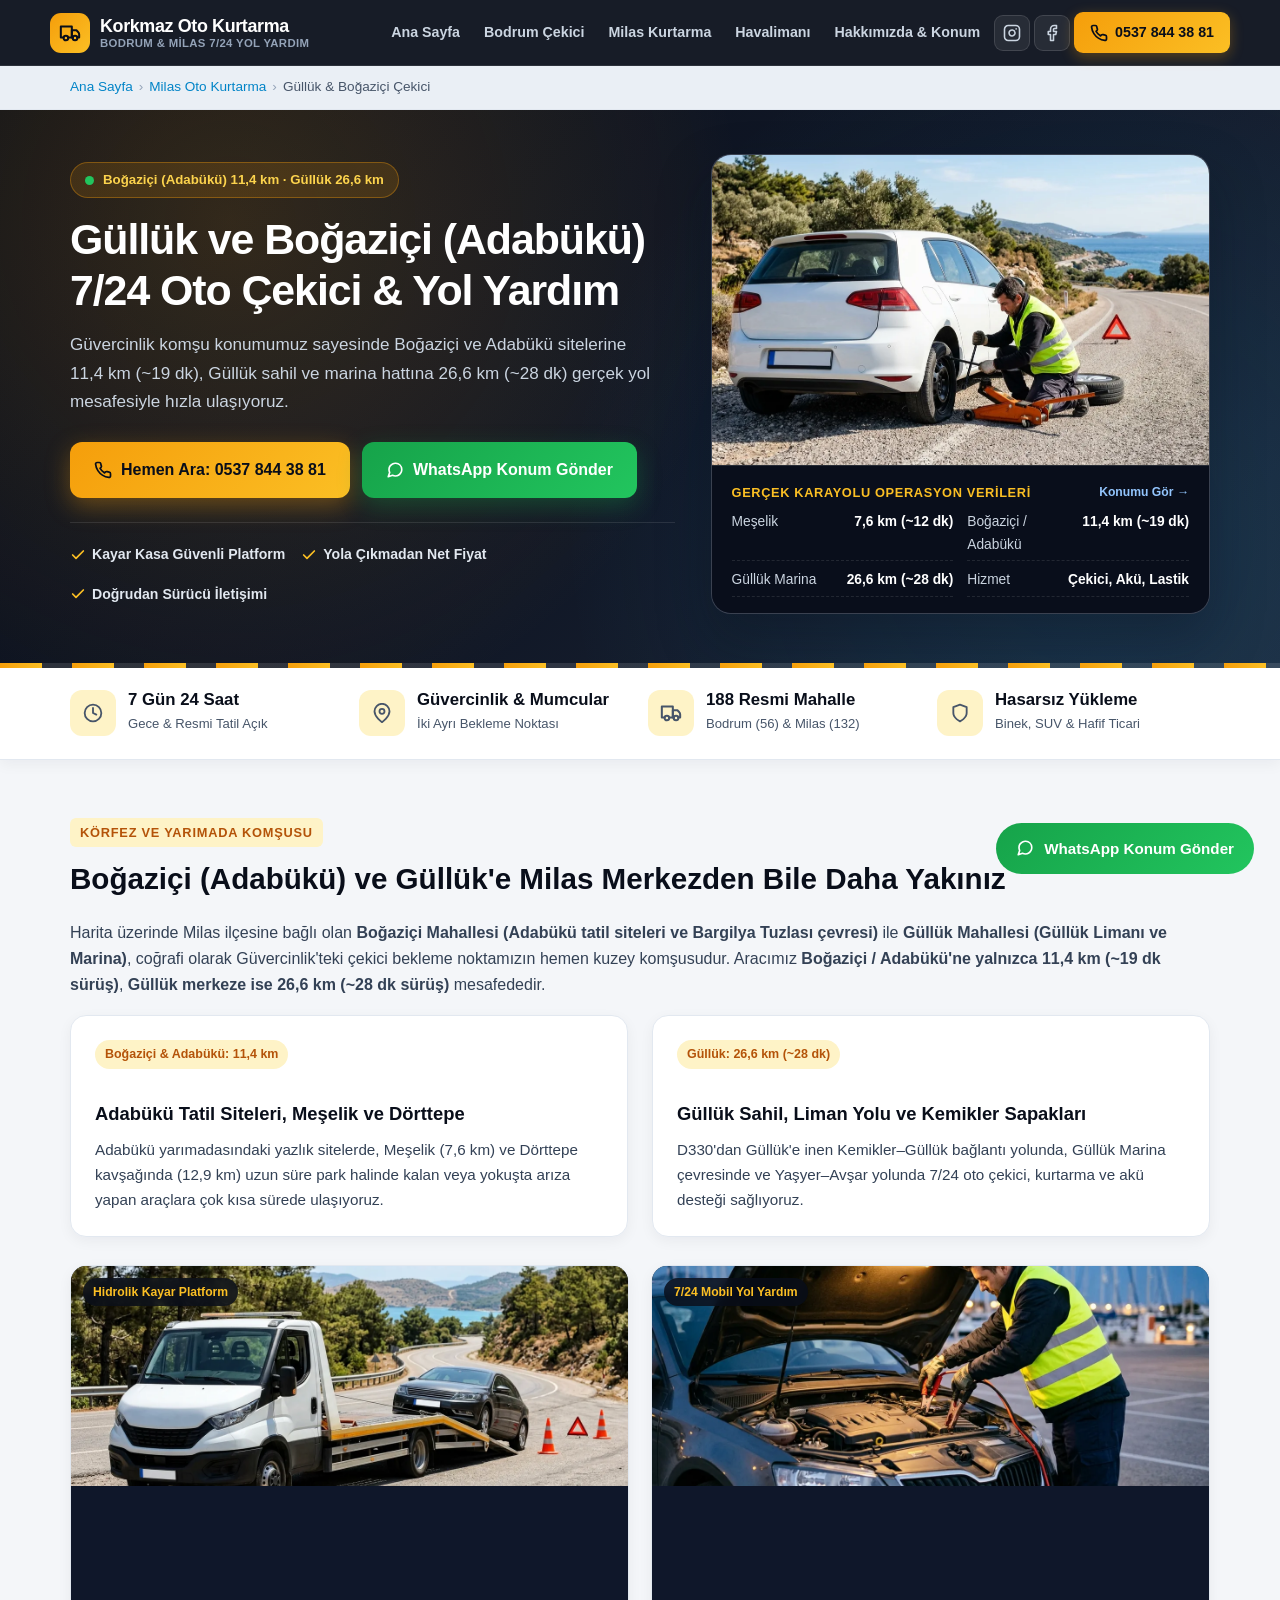
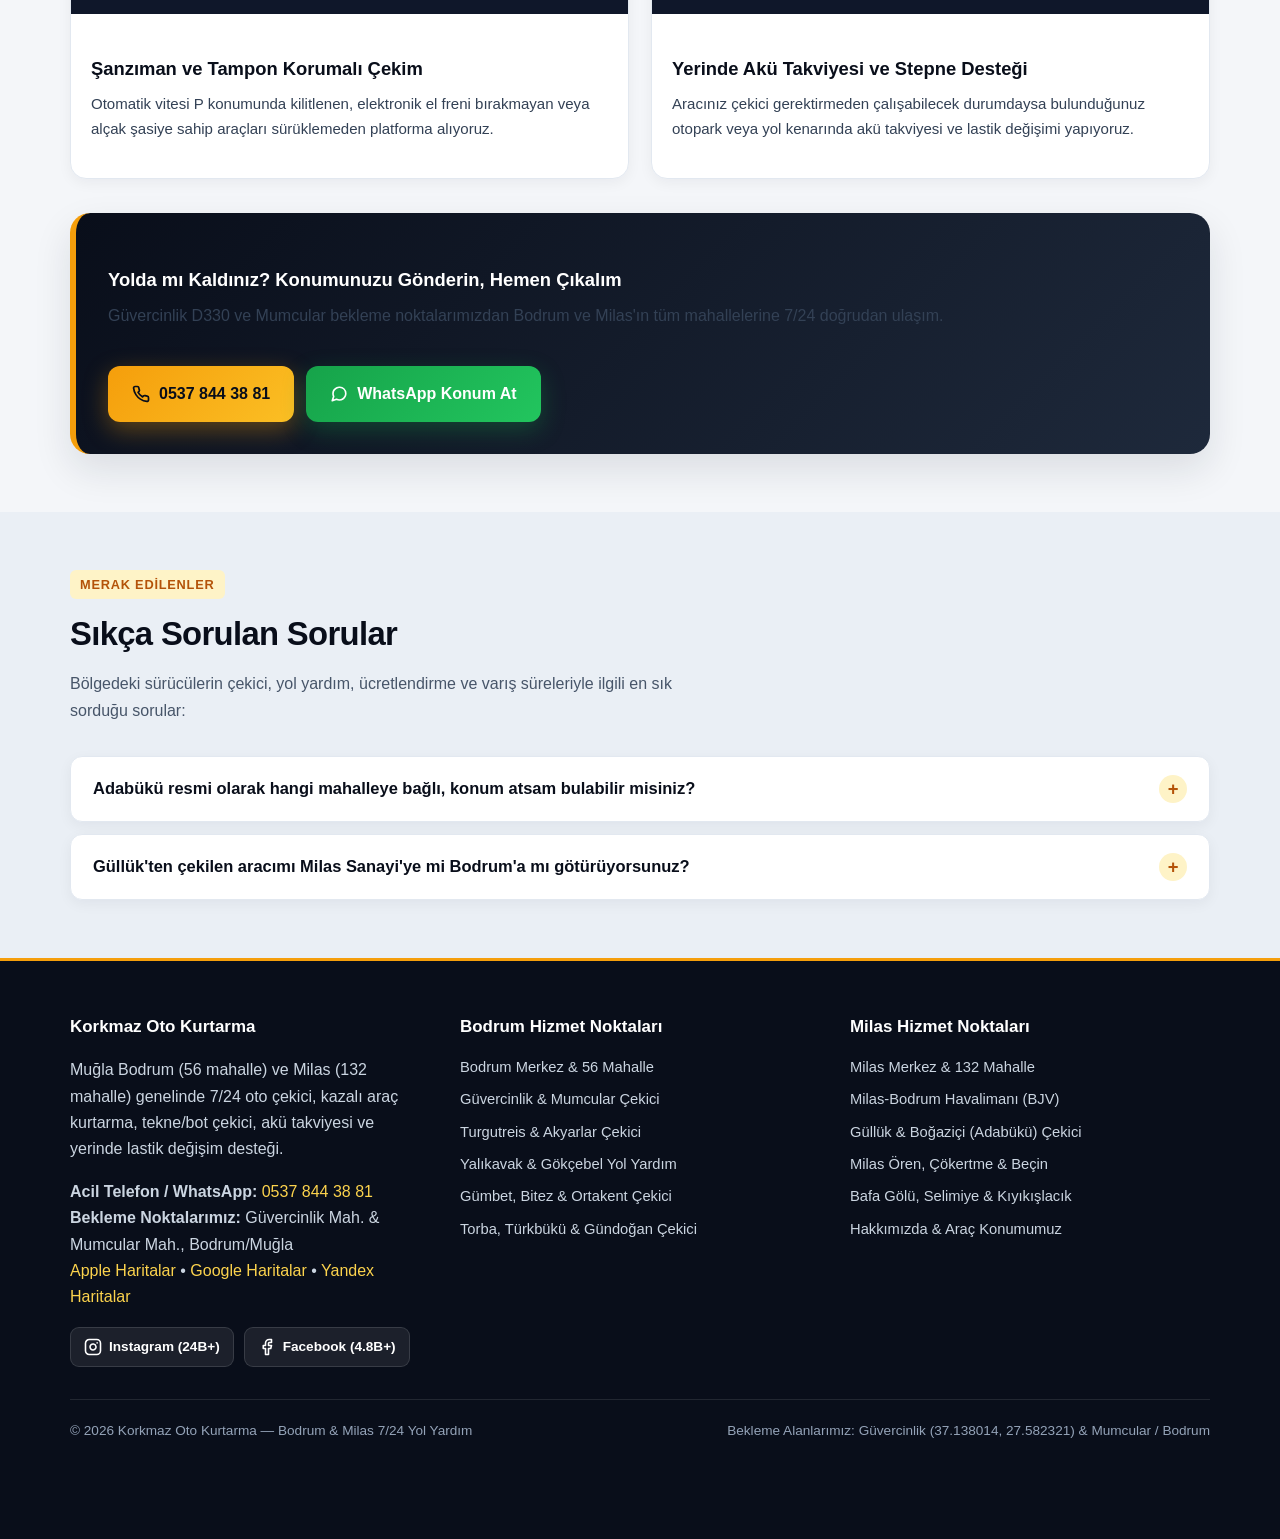
<file: gulluk-bogazici-cekici.html>
<!DOCTYPE html>
<html lang="tr">
<head>
  <meta charset="utf-8">
  <meta name="viewport" content="width=device-width, initial-scale=1">
  <title>Güllük ve Boğaziçi 7/24 Oto Çekici | Korkmaz</title>
  <meta name="description" content="Boğaziçi / Adabükü (11,4 km) ve Güllük (26,6 km) mahallelerinde 7/24 en yakın oto çekici ve yol yardım. Güvercinlik'ten hızlı çıkış: 0537 844 38 81.">
  <link rel="canonical" href="https://www.kurtaricibodrum.com/gulluk-bogazici-cekici.html">
  <meta name="robots" content="index, follow">
  <meta name="geo.region" content="TR-48">
  <meta name="geo.placename" content="Güvercinlik, Bodrum, Muğla">
  <meta name="geo.position" content="37.138014;27.582321">
  <meta name="ICBM" content="37.138014, 27.582321">
  <meta property="og:locale" content="tr_TR">
  <meta property="og:type" content="website">
  <meta property="og:title" content="Güllük ve Boğaziçi 7/24 Oto Çekici | Korkmaz">
  <meta property="og:description" content="Boğaziçi / Adabükü (11,4 km) ve Güllük (26,6 km) mahallelerinde 7/24 en yakın oto çekici ve yol yardım. Güvercinlik'ten hızlı çıkış: 0537 844 38 81.">
  <meta property="og:url" content="https://www.kurtaricibodrum.com/gulluk-bogazici-cekici.html">
  <meta property="og:image" content="https://www.kurtaricibodrum.com/assets/img/yol-yardim-lastik-degisimi.webp">
  <meta property="og:site_name" content="Korkmaz Oto Kurtarma">
  <link rel="stylesheet" href="assets/style.css">
  <script type="application/ld+json">
[
  {
    "@context": "https://schema.org",
    "@type": "AutomotiveBusiness",
    "@id": "https://www.kurtaricibodrum.com/#korkmaz-oto-kurtarma",
    "name": "Korkmaz Oto Kurtarma",
    "url": "https://www.kurtaricibodrum.com/gulluk-bogazici-cekici.html",
    "image": "https://www.kurtaricibodrum.com/assets/img/yol-yardim-lastik-degisimi.webp",
    "telephone": "+905378443881",
    "priceRange": "₺₺",
    "address": {
      "@type": "PostalAddress",
      "streetAddress": "Güvercinlik Mahallesi",
      "addressLocality": "Bodrum",
      "addressRegion": "Muğla",
      "postalCode": "48450",
      "addressCountry": "TR"
    },
    "geo": {
      "@type": "GeoCoordinates",
      "latitude": 37.138014,
      "longitude": 27.582321
    },
    "hasMap": "https://maps.apple.com/?ll=37.138014,27.582321&q=Korkmaz+Oto+Kurtarma",
    "openingHoursSpecification": [
      {
        "@type": "OpeningHoursSpecification",
        "dayOfWeek": [
          "Monday",
          "Tuesday",
          "Wednesday",
          "Thursday",
          "Friday",
          "Saturday",
          "Sunday"
        ],
        "opens": "00:00",
        "closes": "23:59"
      }
    ],
    "areaServed": [
      {
        "@type": "Place",
        "name": "Güllük, Milas"
      },
      {
        "@type": "Place",
        "name": "Boğaziçi, Milas"
      },
      {
        "@type": "Place",
        "name": "Meşelik, Milas"
      },
      {
        "@type": "Place",
        "name": "Dörttepe, Milas"
      },
      {
        "@type": "Place",
        "name": "Kemikler, Milas"
      }
    ],
    "sameAs": [
      "https://www.instagram.com/bodrum_korkmaz_oto_kurtarma/",
      "https://www.facebook.com/korkmazotoyolyardim",
      "https://maps.apple.com/?ll=37.138014,27.582321&q=Korkmaz+Oto+Kurtarma",
      "https://www.google.com/maps?q=37.138014,27.582321",
      "https://yandex.com.tr/harita/?pt=27.582321,37.138014&z=18&l=map"
    ]
  },
  {
    "@context": "https://schema.org",
    "@type": "BreadcrumbList",
    "itemListElement": [
      {
        "@type": "ListItem",
        "position": 1,
        "name": "Ana Sayfa",
        "item": "https://www.kurtaricibodrum.com/"
      },
      {
        "@type": "ListItem",
        "position": 2,
        "name": "Milas Oto Kurtarma",
        "item": "https://www.kurtaricibodrum.com/milas-oto-kurtarma.html"
      },
      {
        "@type": "ListItem",
        "position": 3,
        "name": "Güllük & Boğaziçi Çekici",
        "item": "https://www.kurtaricibodrum.com/gulluk-bogazici-cekici.html"
      }
    ]
  },
  {
    "@context": "https://schema.org",
    "@type": "FAQPage",
    "mainEntity": [
      {
        "@type": "Question",
        "name": "Adabükü resmi olarak hangi mahalleye bağlı, konum atsam bulabilir misiniz?",
        "acceptedAnswer": {
          "@type": "Answer",
          "text": "Adabükü koyu resmi kayıtlarda Milas'ın Boğaziçi Mahallesi sınırları içindedir. Güvercinlik üssümüze sadece 11,4 km olduğu için bölgeyi sokak sokak biliyoruz."
        }
      },
      {
        "@type": "Question",
        "name": "Güllük'ten çekilen aracımı Milas Sanayi'ye mi Bodrum'a mı götürüyorsunuz?",
        "acceptedAnswer": {
          "@type": "Answer",
          "text": "Tercihinize bağlı olarak her iki yöne de eşit kolaylıkla taşıyoruz; Milas Emek Sanayi veya Bodrum servislerine doğrudan teslimat yapıyoruz."
        }
      }
    ]
  }
]
  </script>
</head>
<body>
  <header class="site-header">
    <div class="container header-inner">
      <a href="index.html" class="brand">
        <span class="brand-badge"><svg width="22" height="22" viewBox="0 0 24 24" fill="none" stroke="currentColor" stroke-width="2.2" stroke-linecap="round" stroke-linejoin="round" aria-hidden="true"><path d="M10 17h4V5H2v12h3"/><path d="M20 17h2v-3.34a4 4 0 0 0-1.17-2.83L19 9h-5v8h1"/><circle cx="7.5" cy="17.5" r="2.5"/><circle cx="17.5" cy="17.5" r="2.5"/></svg></span>
        <span class="brand-text">
          <span class="brand-title">Korkmaz Oto Kurtarma</span>
          <span class="brand-sub">Bodrum &amp; Milas 7/24 Yol Yardım</span>
        </span>
      </a>
      <button class="nav-toggle" type="button" aria-label="Menüyü aç" aria-expanded="false">&#9776; Menü</button>
      <nav class="main-nav" id="mainNav" aria-label="Ana menü">
        <a href="index.html" class="">Ana Sayfa</a><a href="bodrum-cekici.html" class="">Bodrum Çekici</a><a href="milas-oto-kurtarma.html" class="">Milas Kurtarma</a><a href="milas-bodrum-havalimani-cekici.html" class="">Havalimanı</a><a href="hakkimizda.html" class="">Hakkımızda & Konum</a>
        <a href="https://www.instagram.com/bodrum_korkmaz_oto_kurtarma/" target="_blank" rel="noopener" class="header-social-icon" aria-label="Instagram (@bodrum_korkmaz_oto_kurtarma)" title="Instagram"><svg width="18" height="18" viewBox="0 0 24 24" fill="none" stroke="currentColor" stroke-width="2.1" stroke-linecap="round" stroke-linejoin="round" aria-hidden="true"><rect x="2" y="2" width="20" height="20" rx="5" ry="5"/><path d="M16 11.37A4 4 0 1 1 12.63 8 4 4 0 0 1 16 11.37z"/><line x1="17.5" y1="6.5" x2="17.51" y2="6.5"/></svg></a>
        <a href="https://www.facebook.com/korkmazotoyolyardim" target="_blank" rel="noopener" class="header-social-icon" aria-label="Facebook (Korkmaz Oto Kurtarma)" title="Facebook"><svg width="18" height="18" viewBox="0 0 24 24" fill="none" stroke="currentColor" stroke-width="2.1" stroke-linecap="round" stroke-linejoin="round" aria-hidden="true"><path d="M18 2h-3a5 5 0 0 0-5 5v3H7v4h3v8h4v-8h3l1-4h-4V7a1 1 0 0 1 1-1h3z"/></svg></a>
        <a href="tel:+905378443881" class="header-cta"><svg width="18" height="18" viewBox="0 0 24 24" fill="none" stroke="currentColor" stroke-width="2.3" stroke-linecap="round" stroke-linejoin="round" aria-hidden="true"><path d="M22 16.92v3a2 2 0 0 1-2.18 2 19.79 19.79 0 0 1-8.63-3.07 19.5 19.5 0 0 1-6-6 19.79 19.79 0 0 1-3.07-8.67A2 2 0 0 1 4.11 2h3a2 2 0 0 1 2 1.72c.12.96.36 1.9.7 2.81a2 2 0 0 1-.45 2.11L8.09 9.91a16 16 0 0 0 6 6l1.27-1.27a2 2 0 0 1 2.11-.45c.91.34 1.85.58 2.81.7A2 2 0 0 1 22 16.92z"/></svg> 0537 844 38 81</a>
      </nav>
    </div>
  </header>

  <nav class="breadcrumb" aria-label="Sayfa yolu"><div class="container"><ol><li><a href="index.html">Ana Sayfa</a></li><li><a href="milas-oto-kurtarma.html">Milas Oto Kurtarma</a></li><li aria-current="page">Güllük & Boğaziçi Çekici</li></ol></div></nav>

  <main>
    <section class="hero">
      <div class="container hero-grid">
        <div class="hero-content">
          <span class="hero-tag"><span class="live-dot"></span> Boğaziçi (Adabükü) 11,4 km · Güllük 26,6 km</span>
          <h1>Güllük ve Boğaziçi (Adabükü) 7/24 Oto Çekici & Yol Yardım</h1>
          <p class="lead">Güvercinlik komşu konumumuz sayesinde Boğaziçi ve Adabükü sitelerine 11,4 km (~19 dk), Güllük sahil ve marina hattına 26,6 km (~28 dk) gerçek yol mesafesiyle hızla ulaşıyoruz.</p>
          <div class="cta-group">
            <a href="tel:+905378443881" class="btn btn-call"><svg width="18" height="18" viewBox="0 0 24 24" fill="none" stroke="currentColor" stroke-width="2.3" stroke-linecap="round" stroke-linejoin="round" aria-hidden="true"><path d="M22 16.92v3a2 2 0 0 1-2.18 2 19.79 19.79 0 0 1-8.63-3.07 19.5 19.5 0 0 1-6-6 19.79 19.79 0 0 1-3.07-8.67A2 2 0 0 1 4.11 2h3a2 2 0 0 1 2 1.72c.12.96.36 1.9.7 2.81a2 2 0 0 1-.45 2.11L8.09 9.91a16 16 0 0 0 6 6l1.27-1.27a2 2 0 0 1 2.11-.45c.91.34 1.85.58 2.81.7A2 2 0 0 1 22 16.92z"/></svg> Hemen Ara: 0537 844 38 81</a>
            <a href="https://wa.me/905378443881?text=Merhaba%2C%20Korkmaz%20Oto%20Kurtarma%27dan%20konumuma%20acil%20%C3%A7ekici%20%2F%20yol%20yard%C4%B1m%20deste%C4%9Fi%20istiyorum." class="btn btn-wa" rel="noopener" target="_blank"><svg width="18" height="18" viewBox="0 0 24 24" fill="none" stroke="currentColor" stroke-width="2.2" stroke-linecap="round" stroke-linejoin="round" aria-hidden="true"><path d="M21 11.5a8.38 8.38 0 0 1-.9 3.8 8.5 8.5 0 0 1-7.6 4.7 8.38 8.38 0 0 1-3.8-.9L3 21l1.9-5.7a8.38 8.38 0 0 1-.9-3.8 8.5 8.5 0 0 1 4.7-7.6 8.38 8.38 0 0 1 3.8-.9h.5a8.48 8.48 0 0 1 8 8v.5z"/></svg> WhatsApp Konum Gönder</a>
          </div>
          <div class="hero-trust">
            <span><svg width="16" height="16" viewBox="0 0 24 24" fill="none" stroke="currentColor" stroke-width="2.6" stroke-linecap="round" stroke-linejoin="round" aria-hidden="true"><polyline points="20 6 9 17 4 12"/></svg> Kayar Kasa Güvenli Platform</span>
            <span><svg width="16" height="16" viewBox="0 0 24 24" fill="none" stroke="currentColor" stroke-width="2.6" stroke-linecap="round" stroke-linejoin="round" aria-hidden="true"><polyline points="20 6 9 17 4 12"/></svg> Yola Çıkmadan Net Fiyat</span>
            <span><svg width="16" height="16" viewBox="0 0 24 24" fill="none" stroke="currentColor" stroke-width="2.6" stroke-linecap="round" stroke-linejoin="round" aria-hidden="true"><polyline points="20 6 9 17 4 12"/></svg> Doğrudan Sürücü İletişimi</span>
          </div>
        </div>
        <div class="hero-visual">
          <img src="assets/img/yol-yardim-lastik-degisimi.webp" alt="Güllük ve Boğaziçi sahil yolunda lastik değişimi ve yol yardım" width="1280" height="800" fetchpriority="high">
          <div class="hero-overlay-card">
            <p class="hero-overlay-title"><span>Gerçek Karayolu Operasyon Verileri</span> <a href="hakkimizda.html#harita">Konumu Gör &rarr;</a></p>
            <div class="stat-grid-mini">
              <div><span>Meşelik</span><strong>7,6 km (~12 dk)</strong></div><div><span>Boğaziçi / Adabükü</span><strong>11,4 km (~19 dk)</strong></div><div><span>Güllük Marina</span><strong>26,6 km (~28 dk)</strong></div><div><span>Hizmet</span><strong>Çekici, Akü, Lastik</strong></div>
            </div>
          </div>
        </div>
      </div>
    </section>

    <div class="metric-ribbon">
      <div class="container metric-grid">
        <div class="metric-box">
          <span class="metric-icon"><svg width="20" height="20" viewBox="0 0 24 24" fill="none" stroke="currentColor" stroke-width="2.2" stroke-linecap="round" stroke-linejoin="round" aria-hidden="true"><circle cx="12" cy="12" r="10"/><polyline points="12 6 12 12 16 14"/></svg></span>
          <div>
            <strong>7 Gün 24 Saat</strong>
            <span>Gece &amp; Resmi Tatil Açık</span>
          </div>
        </div>
        <div class="metric-box">
          <span class="metric-icon"><svg width="20" height="20" viewBox="0 0 24 24" fill="none" stroke="currentColor" stroke-width="2.2" stroke-linecap="round" stroke-linejoin="round" aria-hidden="true"><path d="M21 10c0 7-9 13-9 13s-9-6-9-13a9 9 0 0 1 18 0z"/><circle cx="12" cy="10" r="3"/></svg></span>
          <div>
            <strong>Güvercinlik &amp; Mumcular</strong>
            <span>İki Ayrı Bekleme Noktası</span>
          </div>
        </div>
        <div class="metric-box">
          <span class="metric-icon"><svg width="22" height="22" viewBox="0 0 24 24" fill="none" stroke="currentColor" stroke-width="2.2" stroke-linecap="round" stroke-linejoin="round" aria-hidden="true"><path d="M10 17h4V5H2v12h3"/><path d="M20 17h2v-3.34a4 4 0 0 0-1.17-2.83L19 9h-5v8h1"/><circle cx="7.5" cy="17.5" r="2.5"/><circle cx="17.5" cy="17.5" r="2.5"/></svg></span>
          <div>
            <strong>188 Resmi Mahalle</strong>
            <span>Bodrum (56) &amp; Milas (132)</span>
          </div>
        </div>
        <div class="metric-box">
          <span class="metric-icon"><svg width="20" height="20" viewBox="0 0 24 24" fill="none" stroke="currentColor" stroke-width="2.2" stroke-linecap="round" stroke-linejoin="round" aria-hidden="true"><path d="M12 22s8-4 8-10V5l-8-3-8 3v7c0 6 8 10 8 10z"/></svg></span>
          <div>
            <strong>Hasarsız Yükleme</strong>
            <span>Binek, SUV &amp; Hafif Ticari</span>
          </div>
        </div>
      </div>
    </div>

    
<section class="section prose">
  <div class="container">
    <span class="section-kicker">Körfez ve Yarımada Komşusu</span>
    <h2>Boğaziçi (Adabükü) ve Güllük'e Milas Merkezden Bile Daha Yakınız</h2>
    <p>Harita üzerinde Milas ilçesine bağlı olan <strong>Boğaziçi Mahallesi (Adabükü tatil siteleri ve Bargilya Tuzlası çevresi)</strong> ile <strong>Güllük Mahallesi (Güllük Limanı ve Marina)</strong>, coğrafi olarak Güvercinlik'teki çekici bekleme noktamızın hemen kuzey komşusudur. Aracımız <strong>Boğaziçi / Adabükü'ne yalnızca 11,4 km (~19 dk sürüş)</strong>, <strong>Güllük merkeze ise 26,6 km (~28 dk sürüş)</strong> mesafededir.</p>
    <div class="grid-2">
      <div class="card">
        <span class="badge-km">Boğaziçi &amp; Adabükü: 11,4 km</span>
        <h3>Adabükü Tatil Siteleri, Meşelik ve Dörttepe</h3>
        <p>Adabükü yarımadasındaki yazlık sitelerde, Meşelik (7,6 km) ve Dörttepe kavşağında (12,9 km) uzun süre park halinde kalan veya yokuşta arıza yapan araçlara çok kısa sürede ulaşıyoruz.</p>
      </div>
      <div class="card">
        <span class="badge-km">Güllük: 26,6 km (~28 dk)</span>
        <h3>Güllük Sahil, Liman Yolu ve Kemikler Sapakları</h3>
        <p>D330'dan Güllük'e inen Kemikler–Güllük bağlantı yolunda, Güllük Marina çevresinde ve Yaşyer–Avşar yolunda 7/24 oto çekici, kurtarma ve akü desteği sağlıyoruz.</p>
      </div>
    </div>
    
<div class="service-grid" style="margin-top:28px;">
  <div class="service-card">
    <div class="service-img-wrap">
      <img src="assets/img/kayar-kasa-oto-kurtarma.webp" alt="Hidrolik kayar kasa oto kurtarıcı platforma araç yükleme" width="1280" height="800" loading="lazy">
      <span class="service-chip">Hidrolik Kayar Platform</span>
    </div>
    <div class="service-body">
      <h3>Şanzıman ve Tampon Korumalı Çekim</h3>
      <p>Otomatik vitesi P konumunda kilitlenen, elektronik el freni bırakmayan veya alçak şasiye sahip araçları sürüklemeden platforma alıyoruz.</p>
    </div>
  </div>
  <div class="service-card">
    <div class="service-img-wrap">
      <img src="assets/img/yerinde-aku-takviyesi.webp" alt="Gece otoparkta profesyonel akü takviyesi yol yardım desteği" width="1280" height="800" loading="lazy">
      <span class="service-chip">7/24 Mobil Yol Yardım</span>
    </div>
    <div class="service-body">
      <h3>Yerinde Akü Takviyesi ve Stepne Desteği</h3>
      <p>Aracınız çekici gerektirmeden çalışabilecek durumdaysa bulunduğunuz otopark veya yol kenarında akü takviyesi ve lastik değişimi yapıyoruz.</p>
    </div>
  </div>
</div>

    
<div class="cta-banner">
  <div>
    <h3>Yolda mı Kaldınız? Konumunuzu Gönderin, Hemen Çıkalım</h3>
    <p>Güvercinlik D330 ve Mumcular bekleme noktalarımızdan Bodrum ve Milas'ın tüm mahallelerine 7/24 doğrudan ulaşım.</p>
  </div>
  <div class="cta-group">
    <a href="tel:+905378443881" class="btn btn-call"><svg width="18" height="18" viewBox="0 0 24 24" fill="none" stroke="currentColor" stroke-width="2.3" stroke-linecap="round" stroke-linejoin="round" aria-hidden="true"><path d="M22 16.92v3a2 2 0 0 1-2.18 2 19.79 19.79 0 0 1-8.63-3.07 19.5 19.5 0 0 1-6-6 19.79 19.79 0 0 1-3.07-8.67A2 2 0 0 1 4.11 2h3a2 2 0 0 1 2 1.72c.12.96.36 1.9.7 2.81a2 2 0 0 1-.45 2.11L8.09 9.91a16 16 0 0 0 6 6l1.27-1.27a2 2 0 0 1 2.11-.45c.91.34 1.85.58 2.81.7A2 2 0 0 1 22 16.92z"/></svg> 0537 844 38 81</a>
    <a href="https://wa.me/905378443881?text=Merhaba%2C%20Korkmaz%20Oto%20Kurtarma%27dan%20konumuma%20acil%20%C3%A7ekici%20%2F%20yol%20yard%C4%B1m%20deste%C4%9Fi%20istiyorum." class="btn btn-wa" rel="noopener" target="_blank"><svg width="18" height="18" viewBox="0 0 24 24" fill="none" stroke="currentColor" stroke-width="2.2" stroke-linecap="round" stroke-linejoin="round" aria-hidden="true"><path d="M21 11.5a8.38 8.38 0 0 1-.9 3.8 8.5 8.5 0 0 1-7.6 4.7 8.38 8.38 0 0 1-3.8-.9L3 21l1.9-5.7a8.38 8.38 0 0 1-.9-3.8 8.5 8.5 0 0 1 4.7-7.6 8.38 8.38 0 0 1 3.8-.9h.5a8.48 8.48 0 0 1 8 8v.5z"/></svg> WhatsApp Konum At</a>
  </div>
</div>

  </div>
</section>


    
        <section class="section section-alt" id="sss">
          <div class="container">
            <div class="section-header">
              <span class="section-kicker">Merak Edilenler</span>
              <h2 class="section-title">Sıkça Sorulan Sorular</h2>
              <p class="section-sub">Bölgedeki sürücülerin çekici, yol yardım, ücretlendirme ve varış süreleriyle ilgili en sık sorduğu sorular:</p>
            </div>
            <div class="faq-list">
              <details class="faq-item"><summary>Adabükü resmi olarak hangi mahalleye bağlı, konum atsam bulabilir misiniz?</summary><p>Adabükü koyu resmi kayıtlarda Milas'ın Boğaziçi Mahallesi sınırları içindedir. Güvercinlik üssümüze sadece 11,4 km olduğu için bölgeyi sokak sokak biliyoruz.</p></details><details class="faq-item"><summary>Güllük'ten çekilen aracımı Milas Sanayi'ye mi Bodrum'a mı götürüyorsunuz?</summary><p>Tercihinize bağlı olarak her iki yöne de eşit kolaylıkla taşıyoruz; Milas Emek Sanayi veya Bodrum servislerine doğrudan teslimat yapıyoruz.</p></details>
            </div>
          </div>
        </section>
        
  </main>

  <footer class="site-footer">
    <div class="container">
      <div class="footer-grid">
        <div>
          <h3>Korkmaz Oto Kurtarma</h3>
          <p>Muğla Bodrum (56 mahalle) ve Milas (132 mahalle) genelinde 7/24 oto çekici, kazalı araç kurtarma, tekne/bot çekici, akü takviyesi ve yerinde lastik değişim desteği.</p>
          <p><strong>Acil Telefon / WhatsApp:</strong> <a href="tel:+905378443881">0537 844 38 81</a><br>
          <strong>Bekleme Noktalarımız:</strong> Güvercinlik Mah. &amp; Mumcular Mah., Bodrum/Muğla<br>
          <a href="https://maps.apple.com/?ll=37.138014,27.582321&q=Korkmaz+Oto+Kurtarma" target="_blank" rel="noopener">Apple Haritalar</a> &bull; <a href="https://www.google.com/maps?q=37.138014,27.582321" target="_blank" rel="noopener">Google Haritalar</a> &bull; <a href="https://yandex.com.tr/harita/?pt=27.582321,37.138014&z=18&l=map" target="_blank" rel="noopener">Yandex Haritalar</a></p>
          <div class="footer-social-row">
            <a href="https://www.instagram.com/bodrum_korkmaz_oto_kurtarma/" target="_blank" rel="noopener" class="footer-social-btn"><svg width="18" height="18" viewBox="0 0 24 24" fill="none" stroke="currentColor" stroke-width="2.1" stroke-linecap="round" stroke-linejoin="round" aria-hidden="true"><rect x="2" y="2" width="20" height="20" rx="5" ry="5"/><path d="M16 11.37A4 4 0 1 1 12.63 8 4 4 0 0 1 16 11.37z"/><line x1="17.5" y1="6.5" x2="17.51" y2="6.5"/></svg> Instagram (24B+)</a>
            <a href="https://www.facebook.com/korkmazotoyolyardim" target="_blank" rel="noopener" class="footer-social-btn"><svg width="18" height="18" viewBox="0 0 24 24" fill="none" stroke="currentColor" stroke-width="2.1" stroke-linecap="round" stroke-linejoin="round" aria-hidden="true"><path d="M18 2h-3a5 5 0 0 0-5 5v3H7v4h3v8h4v-8h3l1-4h-4V7a1 1 0 0 1 1-1h3z"/></svg> Facebook (4.8B+)</a>
          </div>
        </div>
        <div>
          <h3>Bodrum Hizmet Noktaları</h3>
          <ul class="footer-links">
            <li><a href="bodrum-cekici.html">Bodrum Merkez &amp; 56 Mahalle</a></li>
            <li><a href="guvercinlik-cekici.html">Güvercinlik &amp; Mumcular Çekici</a></li>
            <li><a href="turgutreis-cekici.html">Turgutreis &amp; Akyarlar Çekici</a></li>
            <li><a href="yalikavak-yol-yardim.html">Yalıkavak &amp; Gökçebel Yol Yardım</a></li>
            <li><a href="gumbet-bitez-ortakent-cekici.html">Gümbet, Bitez &amp; Ortakent Çekici</a></li>
            <li><a href="torba-turkbuku-gundogan-cekici.html">Torba, Türkbükü &amp; Gündoğan Çekici</a></li>
          </ul>
        </div>
        <div>
          <h3>Milas Hizmet Noktaları</h3>
          <ul class="footer-links">
            <li><a href="milas-oto-kurtarma.html">Milas Merkez &amp; 132 Mahalle</a></li>
            <li><a href="milas-bodrum-havalimani-cekici.html">Milas-Bodrum Havalimanı (BJV)</a></li>
            <li><a href="gulluk-bogazici-cekici.html">Güllük &amp; Boğaziçi (Adabükü) Çekici</a></li>
            <li><a href="oren-cekici.html">Milas Ören, Çökertme &amp; Beçin</a></li>
            <li><a href="bafa-selimiye-cekici.html">Bafa Gölü, Selimiye &amp; Kıyıkışlacık</a></li>
            <li><a href="hakkimizda.html">Hakkımızda &amp; Araç Konumumuz</a></li>
          </ul>
        </div>
      </div>
      <div class="footer-bottom">
        <span>&copy; 2026 Korkmaz Oto Kurtarma — Bodrum &amp; Milas 7/24 Yol Yardım</span>
        <span>Bekleme Alanlarımız: Güvercinlik (37.138014, 27.582321) &amp; Mumcular / Bodrum</span>
      </div>
    </div>
  </footer>

  <a href="https://wa.me/905378443881?text=Merhaba%2C%20Korkmaz%20Oto%20Kurtarma%27dan%20konumuma%20acil%20%C3%A7ekici%20%2F%20yol%20yard%C4%B1m%20deste%C4%9Fi%20istiyorum." class="desktop-wa-float" rel="noopener" target="_blank" aria-label="WhatsApp üzerinden konum gönder">
    <svg width="18" height="18" viewBox="0 0 24 24" fill="none" stroke="currentColor" stroke-width="2.2" stroke-linecap="round" stroke-linejoin="round" aria-hidden="true"><path d="M21 11.5a8.38 8.38 0 0 1-.9 3.8 8.5 8.5 0 0 1-7.6 4.7 8.38 8.38 0 0 1-3.8-.9L3 21l1.9-5.7a8.38 8.38 0 0 1-.9-3.8 8.5 8.5 0 0 1 4.7-7.6 8.38 8.38 0 0 1 3.8-.9h.5a8.48 8.48 0 0 1 8 8v.5z"/></svg> <span>WhatsApp Konum Gönder</span>
  </a>

  <div class="mobile-sticky-bar" role="region" aria-label="Acil iletişim çubuğu">
    <a href="tel:+905378443881" class="btn-call"><svg width="18" height="18" viewBox="0 0 24 24" fill="none" stroke="currentColor" stroke-width="2.3" stroke-linecap="round" stroke-linejoin="round" aria-hidden="true"><path d="M22 16.92v3a2 2 0 0 1-2.18 2 19.79 19.79 0 0 1-8.63-3.07 19.5 19.5 0 0 1-6-6 19.79 19.79 0 0 1-3.07-8.67A2 2 0 0 1 4.11 2h3a2 2 0 0 1 2 1.72c.12.96.36 1.9.7 2.81a2 2 0 0 1-.45 2.11L8.09 9.91a16 16 0 0 0 6 6l1.27-1.27a2 2 0 0 1 2.11-.45c.91.34 1.85.58 2.81.7A2 2 0 0 1 22 16.92z"/></svg> Hemen Ara</a>
    <a href="https://wa.me/905378443881?text=Merhaba%2C%20Korkmaz%20Oto%20Kurtarma%27dan%20konumuma%20acil%20%C3%A7ekici%20%2F%20yol%20yard%C4%B1m%20deste%C4%9Fi%20istiyorum." class="btn-wa" rel="noopener" target="_blank"><svg width="18" height="18" viewBox="0 0 24 24" fill="none" stroke="currentColor" stroke-width="2.2" stroke-linecap="round" stroke-linejoin="round" aria-hidden="true"><path d="M21 11.5a8.38 8.38 0 0 1-.9 3.8 8.5 8.5 0 0 1-7.6 4.7 8.38 8.38 0 0 1-3.8-.9L3 21l1.9-5.7a8.38 8.38 0 0 1-.9-3.8 8.5 8.5 0 0 1 4.7-7.6 8.38 8.38 0 0 1 3.8-.9h.5a8.48 8.48 0 0 1 8 8v.5z"/></svg> Konum Gönder</a>
  </div>

  <script>
    (function () {
      var hdr = document.querySelector('.site-header');
      var navBtn = document.querySelector('.nav-toggle');
      var navEl = document.getElementById('mainNav');
      if (navBtn && navEl) {
        navBtn.addEventListener('click', function () {
          var isOpen = navEl.classList.toggle('open');
          navBtn.setAttribute('aria-expanded', isOpen ? 'true' : 'false');
        });
      }
      if (hdr) {
        window.addEventListener('scroll', function () {
          hdr.classList.toggle('scrolled', window.scrollY > 24);
        }, { passive: true });
      }
      if ('IntersectionObserver' in window) {
        document.documentElement.classList.add('js-anim');
        var targets = document.querySelectorAll('.service-card, .card, .step-card, .table-wrap, .cta-banner, .faq-item, .section-header');
        var io = new IntersectionObserver(function (entries) {
          entries.forEach(function (e) {
            if (e.isIntersecting) {
              e.target.classList.add('is-visible');
              io.unobserve(e.target);
            }
          });
        }, { threshold: 0.08, rootMargin: '0px 0px -30px 0px' });
        targets.forEach(function (el, i) {
          el.classList.add('reveal');
          var mod = i % 3;
          if (mod === 1) el.classList.add('reveal-d1');
          if (mod === 2) el.classList.add('reveal-d2');
          io.observe(el);
        });
      }
    })();
  </script>
</body>
</html>
</file>
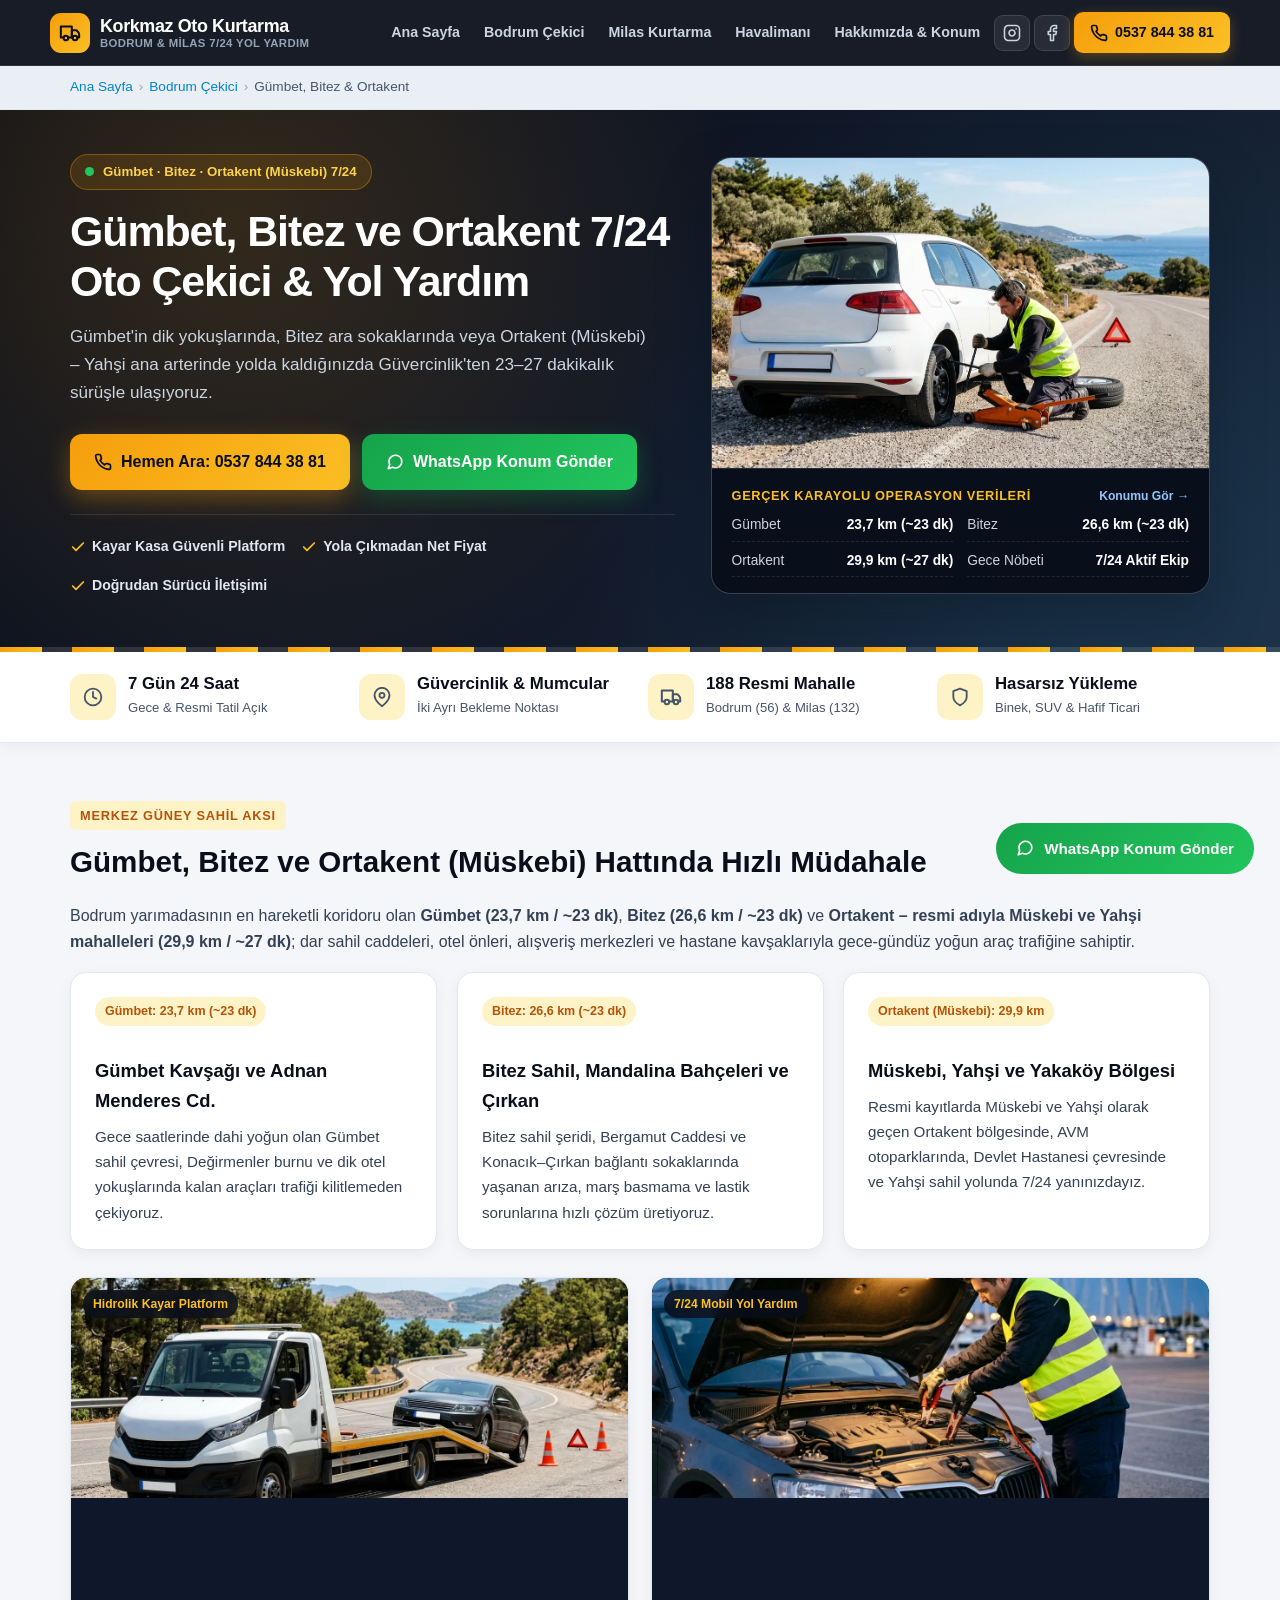
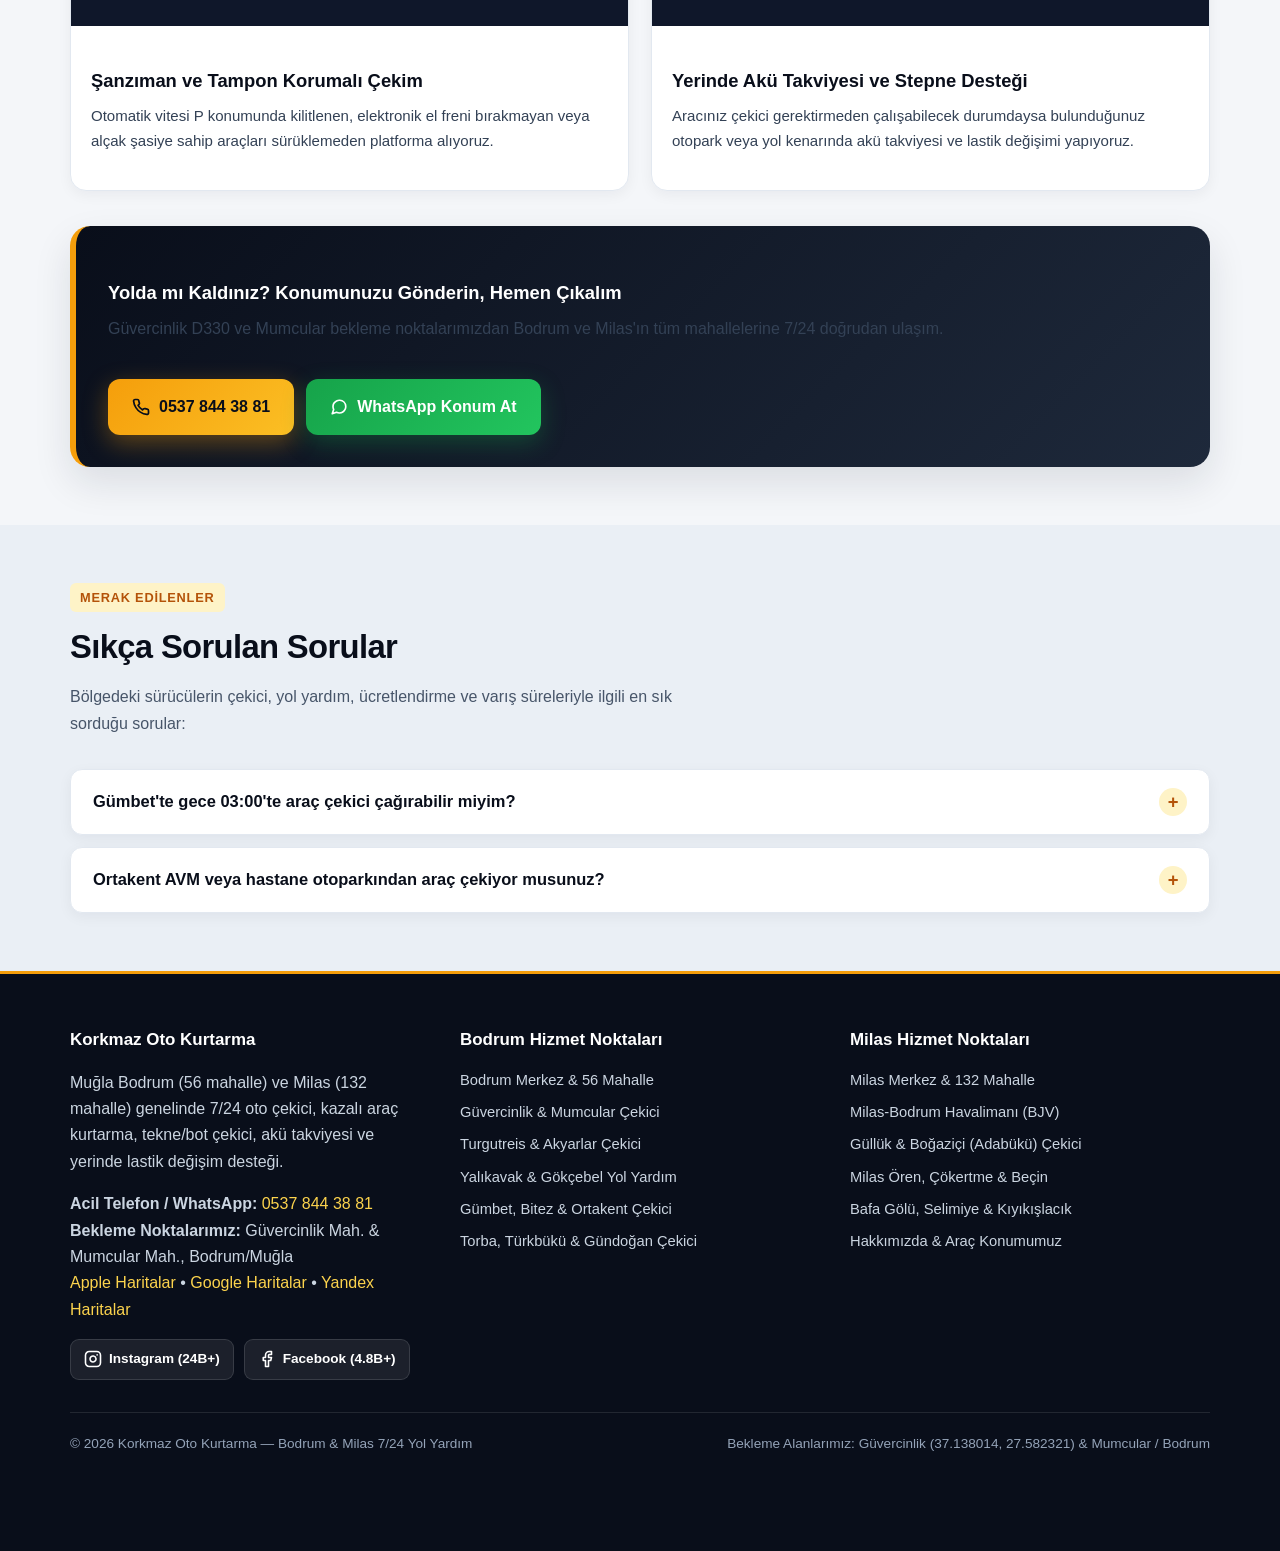
<file: gumbet-bitez-ortakent-cekici.html>
<!DOCTYPE html>
<html lang="tr">
<head>
  <meta charset="utf-8">
  <meta name="viewport" content="width=device-width, initial-scale=1">
  <title>Gümbet, Bitez ve Ortakent 7/24 Çekici | Korkmaz</title>
  <meta name="description" content="Gümbet, Bitez ve Ortakent (Müskebi / Yahşi) mahallelerinde 7/24 oto çekici, oto kurtarma ve akü takviyesi. 23-27 dk sürüş mesafesi: 0537 844 38 81.">
  <link rel="canonical" href="https://www.kurtaricibodrum.com/gumbet-bitez-ortakent-cekici.html">
  <meta name="robots" content="index, follow">
  <meta name="geo.region" content="TR-48">
  <meta name="geo.placename" content="Güvercinlik, Bodrum, Muğla">
  <meta name="geo.position" content="37.138014;27.582321">
  <meta name="ICBM" content="37.138014, 27.582321">
  <meta property="og:locale" content="tr_TR">
  <meta property="og:type" content="website">
  <meta property="og:title" content="Gümbet, Bitez ve Ortakent 7/24 Çekici | Korkmaz">
  <meta property="og:description" content="Gümbet, Bitez ve Ortakent (Müskebi / Yahşi) mahallelerinde 7/24 oto çekici, oto kurtarma ve akü takviyesi. 23-27 dk sürüş mesafesi: 0537 844 38 81.">
  <meta property="og:url" content="https://www.kurtaricibodrum.com/gumbet-bitez-ortakent-cekici.html">
  <meta property="og:image" content="https://www.kurtaricibodrum.com/assets/img/yol-yardim-lastik-degisimi.webp">
  <meta property="og:site_name" content="Korkmaz Oto Kurtarma">
  <link rel="stylesheet" href="assets/style.css">
  <script type="application/ld+json">
[
  {
    "@context": "https://schema.org",
    "@type": "AutomotiveBusiness",
    "@id": "https://www.kurtaricibodrum.com/#korkmaz-oto-kurtarma",
    "name": "Korkmaz Oto Kurtarma",
    "url": "https://www.kurtaricibodrum.com/gumbet-bitez-ortakent-cekici.html",
    "image": "https://www.kurtaricibodrum.com/assets/img/yol-yardim-lastik-degisimi.webp",
    "telephone": "+905378443881",
    "priceRange": "₺₺",
    "address": {
      "@type": "PostalAddress",
      "streetAddress": "Güvercinlik Mahallesi",
      "addressLocality": "Bodrum",
      "addressRegion": "Muğla",
      "postalCode": "48450",
      "addressCountry": "TR"
    },
    "geo": {
      "@type": "GeoCoordinates",
      "latitude": 37.138014,
      "longitude": 27.582321
    },
    "hasMap": "https://maps.apple.com/?ll=37.138014,27.582321&q=Korkmaz+Oto+Kurtarma",
    "openingHoursSpecification": [
      {
        "@type": "OpeningHoursSpecification",
        "dayOfWeek": [
          "Monday",
          "Tuesday",
          "Wednesday",
          "Thursday",
          "Friday",
          "Saturday",
          "Sunday"
        ],
        "opens": "00:00",
        "closes": "23:59"
      }
    ],
    "areaServed": [
      {
        "@type": "Place",
        "name": "Gümbet, Bodrum"
      },
      {
        "@type": "Place",
        "name": "Bitez, Bodrum"
      },
      {
        "@type": "Place",
        "name": "Müskebi, Bodrum"
      },
      {
        "@type": "Place",
        "name": "Yahşi, Bodrum"
      },
      {
        "@type": "Place",
        "name": "Yakaköy, Bodrum"
      }
    ],
    "sameAs": [
      "https://www.instagram.com/bodrum_korkmaz_oto_kurtarma/",
      "https://www.facebook.com/korkmazotoyolyardim",
      "https://maps.apple.com/?ll=37.138014,27.582321&q=Korkmaz+Oto+Kurtarma",
      "https://www.google.com/maps?q=37.138014,27.582321",
      "https://yandex.com.tr/harita/?pt=27.582321,37.138014&z=18&l=map"
    ]
  },
  {
    "@context": "https://schema.org",
    "@type": "BreadcrumbList",
    "itemListElement": [
      {
        "@type": "ListItem",
        "position": 1,
        "name": "Ana Sayfa",
        "item": "https://www.kurtaricibodrum.com/"
      },
      {
        "@type": "ListItem",
        "position": 2,
        "name": "Bodrum Çekici",
        "item": "https://www.kurtaricibodrum.com/bodrum-cekici.html"
      },
      {
        "@type": "ListItem",
        "position": 3,
        "name": "Gümbet, Bitez & Ortakent",
        "item": "https://www.kurtaricibodrum.com/gumbet-bitez-ortakent-cekici.html"
      }
    ]
  },
  {
    "@context": "https://schema.org",
    "@type": "FAQPage",
    "mainEntity": [
      {
        "@type": "Question",
        "name": "Gümbet'te gece 03:00'te araç çekici çağırabilir miyim?",
        "acceptedAnswer": {
          "@type": "Answer",
          "text": "Evet, Gümbet ve Bitez hattında gece saatlerinde gelen çağrılara 7/24 kesintisiz yanıt veriyoruz."
        }
      },
      {
        "@type": "Question",
        "name": "Ortakent AVM veya hastane otoparkından araç çekiyor musunuz?",
        "acceptedAnswer": {
          "@type": "Answer",
          "text": "Evet, açık otoparklarda ve uygun yüksekliğe sahip alanlarda tekerlekleri kilitli araçlar dahil güvenli çekim yapıyoruz."
        }
      }
    ]
  }
]
  </script>
</head>
<body>
  <header class="site-header">
    <div class="container header-inner">
      <a href="index.html" class="brand">
        <span class="brand-badge"><svg width="22" height="22" viewBox="0 0 24 24" fill="none" stroke="currentColor" stroke-width="2.2" stroke-linecap="round" stroke-linejoin="round" aria-hidden="true"><path d="M10 17h4V5H2v12h3"/><path d="M20 17h2v-3.34a4 4 0 0 0-1.17-2.83L19 9h-5v8h1"/><circle cx="7.5" cy="17.5" r="2.5"/><circle cx="17.5" cy="17.5" r="2.5"/></svg></span>
        <span class="brand-text">
          <span class="brand-title">Korkmaz Oto Kurtarma</span>
          <span class="brand-sub">Bodrum &amp; Milas 7/24 Yol Yardım</span>
        </span>
      </a>
      <button class="nav-toggle" type="button" aria-label="Menüyü aç" aria-expanded="false">&#9776; Menü</button>
      <nav class="main-nav" id="mainNav" aria-label="Ana menü">
        <a href="index.html" class="">Ana Sayfa</a><a href="bodrum-cekici.html" class="">Bodrum Çekici</a><a href="milas-oto-kurtarma.html" class="">Milas Kurtarma</a><a href="milas-bodrum-havalimani-cekici.html" class="">Havalimanı</a><a href="hakkimizda.html" class="">Hakkımızda & Konum</a>
        <a href="https://www.instagram.com/bodrum_korkmaz_oto_kurtarma/" target="_blank" rel="noopener" class="header-social-icon" aria-label="Instagram (@bodrum_korkmaz_oto_kurtarma)" title="Instagram"><svg width="18" height="18" viewBox="0 0 24 24" fill="none" stroke="currentColor" stroke-width="2.1" stroke-linecap="round" stroke-linejoin="round" aria-hidden="true"><rect x="2" y="2" width="20" height="20" rx="5" ry="5"/><path d="M16 11.37A4 4 0 1 1 12.63 8 4 4 0 0 1 16 11.37z"/><line x1="17.5" y1="6.5" x2="17.51" y2="6.5"/></svg></a>
        <a href="https://www.facebook.com/korkmazotoyolyardim" target="_blank" rel="noopener" class="header-social-icon" aria-label="Facebook (Korkmaz Oto Kurtarma)" title="Facebook"><svg width="18" height="18" viewBox="0 0 24 24" fill="none" stroke="currentColor" stroke-width="2.1" stroke-linecap="round" stroke-linejoin="round" aria-hidden="true"><path d="M18 2h-3a5 5 0 0 0-5 5v3H7v4h3v8h4v-8h3l1-4h-4V7a1 1 0 0 1 1-1h3z"/></svg></a>
        <a href="tel:+905378443881" class="header-cta"><svg width="18" height="18" viewBox="0 0 24 24" fill="none" stroke="currentColor" stroke-width="2.3" stroke-linecap="round" stroke-linejoin="round" aria-hidden="true"><path d="M22 16.92v3a2 2 0 0 1-2.18 2 19.79 19.79 0 0 1-8.63-3.07 19.5 19.5 0 0 1-6-6 19.79 19.79 0 0 1-3.07-8.67A2 2 0 0 1 4.11 2h3a2 2 0 0 1 2 1.72c.12.96.36 1.9.7 2.81a2 2 0 0 1-.45 2.11L8.09 9.91a16 16 0 0 0 6 6l1.27-1.27a2 2 0 0 1 2.11-.45c.91.34 1.85.58 2.81.7A2 2 0 0 1 22 16.92z"/></svg> 0537 844 38 81</a>
      </nav>
    </div>
  </header>

  <nav class="breadcrumb" aria-label="Sayfa yolu"><div class="container"><ol><li><a href="index.html">Ana Sayfa</a></li><li><a href="bodrum-cekici.html">Bodrum Çekici</a></li><li aria-current="page">Gümbet, Bitez & Ortakent</li></ol></div></nav>

  <main>
    <section class="hero">
      <div class="container hero-grid">
        <div class="hero-content">
          <span class="hero-tag"><span class="live-dot"></span> Gümbet · Bitez · Ortakent (Müskebi) 7/24</span>
          <h1>Gümbet, Bitez ve Ortakent 7/24 Oto Çekici & Yol Yardım</h1>
          <p class="lead">Gümbet'in dik yokuşlarında, Bitez ara sokaklarında veya Ortakent (Müskebi) – Yahşi ana arterinde yolda kaldığınızda Güvercinlik'ten 23–27 dakikalık sürüşle ulaşıyoruz.</p>
          <div class="cta-group">
            <a href="tel:+905378443881" class="btn btn-call"><svg width="18" height="18" viewBox="0 0 24 24" fill="none" stroke="currentColor" stroke-width="2.3" stroke-linecap="round" stroke-linejoin="round" aria-hidden="true"><path d="M22 16.92v3a2 2 0 0 1-2.18 2 19.79 19.79 0 0 1-8.63-3.07 19.5 19.5 0 0 1-6-6 19.79 19.79 0 0 1-3.07-8.67A2 2 0 0 1 4.11 2h3a2 2 0 0 1 2 1.72c.12.96.36 1.9.7 2.81a2 2 0 0 1-.45 2.11L8.09 9.91a16 16 0 0 0 6 6l1.27-1.27a2 2 0 0 1 2.11-.45c.91.34 1.85.58 2.81.7A2 2 0 0 1 22 16.92z"/></svg> Hemen Ara: 0537 844 38 81</a>
            <a href="https://wa.me/905378443881?text=Merhaba%2C%20Korkmaz%20Oto%20Kurtarma%27dan%20konumuma%20acil%20%C3%A7ekici%20%2F%20yol%20yard%C4%B1m%20deste%C4%9Fi%20istiyorum." class="btn btn-wa" rel="noopener" target="_blank"><svg width="18" height="18" viewBox="0 0 24 24" fill="none" stroke="currentColor" stroke-width="2.2" stroke-linecap="round" stroke-linejoin="round" aria-hidden="true"><path d="M21 11.5a8.38 8.38 0 0 1-.9 3.8 8.5 8.5 0 0 1-7.6 4.7 8.38 8.38 0 0 1-3.8-.9L3 21l1.9-5.7a8.38 8.38 0 0 1-.9-3.8 8.5 8.5 0 0 1 4.7-7.6 8.38 8.38 0 0 1 3.8-.9h.5a8.48 8.48 0 0 1 8 8v.5z"/></svg> WhatsApp Konum Gönder</a>
          </div>
          <div class="hero-trust">
            <span><svg width="16" height="16" viewBox="0 0 24 24" fill="none" stroke="currentColor" stroke-width="2.6" stroke-linecap="round" stroke-linejoin="round" aria-hidden="true"><polyline points="20 6 9 17 4 12"/></svg> Kayar Kasa Güvenli Platform</span>
            <span><svg width="16" height="16" viewBox="0 0 24 24" fill="none" stroke="currentColor" stroke-width="2.6" stroke-linecap="round" stroke-linejoin="round" aria-hidden="true"><polyline points="20 6 9 17 4 12"/></svg> Yola Çıkmadan Net Fiyat</span>
            <span><svg width="16" height="16" viewBox="0 0 24 24" fill="none" stroke="currentColor" stroke-width="2.6" stroke-linecap="round" stroke-linejoin="round" aria-hidden="true"><polyline points="20 6 9 17 4 12"/></svg> Doğrudan Sürücü İletişimi</span>
          </div>
        </div>
        <div class="hero-visual">
          <img src="assets/img/yol-yardim-lastik-degisimi.webp" alt="Bitez ve Ortakent sahil yolunda yerinde lastik değişimi yol yardım" width="1280" height="800" fetchpriority="high">
          <div class="hero-overlay-card">
            <p class="hero-overlay-title"><span>Gerçek Karayolu Operasyon Verileri</span> <a href="hakkimizda.html#harita">Konumu Gör &rarr;</a></p>
            <div class="stat-grid-mini">
              <div><span>Gümbet</span><strong>23,7 km (~23 dk)</strong></div><div><span>Bitez</span><strong>26,6 km (~23 dk)</strong></div><div><span>Ortakent</span><strong>29,9 km (~27 dk)</strong></div><div><span>Gece Nöbeti</span><strong>7/24 Aktif Ekip</strong></div>
            </div>
          </div>
        </div>
      </div>
    </section>

    <div class="metric-ribbon">
      <div class="container metric-grid">
        <div class="metric-box">
          <span class="metric-icon"><svg width="20" height="20" viewBox="0 0 24 24" fill="none" stroke="currentColor" stroke-width="2.2" stroke-linecap="round" stroke-linejoin="round" aria-hidden="true"><circle cx="12" cy="12" r="10"/><polyline points="12 6 12 12 16 14"/></svg></span>
          <div>
            <strong>7 Gün 24 Saat</strong>
            <span>Gece &amp; Resmi Tatil Açık</span>
          </div>
        </div>
        <div class="metric-box">
          <span class="metric-icon"><svg width="20" height="20" viewBox="0 0 24 24" fill="none" stroke="currentColor" stroke-width="2.2" stroke-linecap="round" stroke-linejoin="round" aria-hidden="true"><path d="M21 10c0 7-9 13-9 13s-9-6-9-13a9 9 0 0 1 18 0z"/><circle cx="12" cy="10" r="3"/></svg></span>
          <div>
            <strong>Güvercinlik &amp; Mumcular</strong>
            <span>İki Ayrı Bekleme Noktası</span>
          </div>
        </div>
        <div class="metric-box">
          <span class="metric-icon"><svg width="22" height="22" viewBox="0 0 24 24" fill="none" stroke="currentColor" stroke-width="2.2" stroke-linecap="round" stroke-linejoin="round" aria-hidden="true"><path d="M10 17h4V5H2v12h3"/><path d="M20 17h2v-3.34a4 4 0 0 0-1.17-2.83L19 9h-5v8h1"/><circle cx="7.5" cy="17.5" r="2.5"/><circle cx="17.5" cy="17.5" r="2.5"/></svg></span>
          <div>
            <strong>188 Resmi Mahalle</strong>
            <span>Bodrum (56) &amp; Milas (132)</span>
          </div>
        </div>
        <div class="metric-box">
          <span class="metric-icon"><svg width="20" height="20" viewBox="0 0 24 24" fill="none" stroke="currentColor" stroke-width="2.2" stroke-linecap="round" stroke-linejoin="round" aria-hidden="true"><path d="M12 22s8-4 8-10V5l-8-3-8 3v7c0 6 8 10 8 10z"/></svg></span>
          <div>
            <strong>Hasarsız Yükleme</strong>
            <span>Binek, SUV &amp; Hafif Ticari</span>
          </div>
        </div>
      </div>
    </div>

    
<section class="section prose">
  <div class="container">
    <span class="section-kicker">Merkez Güney Sahil Aksı</span>
    <h2>Gümbet, Bitez ve Ortakent (Müskebi) Hattında Hızlı Müdahale</h2>
    <p>Bodrum yarımadasının en hareketli koridoru olan <strong>Gümbet (23,7 km / ~23 dk)</strong>, <strong>Bitez (26,6 km / ~23 dk)</strong> ve <strong>Ortakent – resmi adıyla Müskebi ve Yahşi mahalleleri (29,9 km / ~27 dk)</strong>; dar sahil caddeleri, otel önleri, alışveriş merkezleri ve hastane kavşaklarıyla gece-gündüz yoğun araç trafiğine sahiptir.</p>
    <div class="grid-3">
      <div class="card">
        <span class="badge-km">Gümbet: 23,7 km (~23 dk)</span>
        <h3>Gümbet Kavşağı ve Adnan Menderes Cd.</h3>
        <p>Gece saatlerinde dahi yoğun olan Gümbet sahil çevresi, Değirmenler burnu ve dik otel yokuşlarında kalan araçları trafiği kilitlemeden çekiyoruz.</p>
      </div>
      <div class="card">
        <span class="badge-km">Bitez: 26,6 km (~23 dk)</span>
        <h3>Bitez Sahil, Mandalina Bahçeleri ve Çırkan</h3>
        <p>Bitez sahil şeridi, Bergamut Caddesi ve Konacık–Çırkan bağlantı sokaklarında yaşanan arıza, marş basmama ve lastik sorunlarına hızlı çözüm üretiyoruz.</p>
      </div>
      <div class="card">
        <span class="badge-km">Ortakent (Müskebi): 29,9 km</span>
        <h3>Müskebi, Yahşi ve Yakaköy Bölgesi</h3>
        <p>Resmi kayıtlarda Müskebi ve Yahşi olarak geçen Ortakent bölgesinde, AVM otoparklarında, Devlet Hastanesi çevresinde ve Yahşi sahil yolunda 7/24 yanınızdayız.</p>
      </div>
    </div>
    
<div class="service-grid" style="margin-top:28px;">
  <div class="service-card">
    <div class="service-img-wrap">
      <img src="assets/img/kayar-kasa-oto-kurtarma.webp" alt="Hidrolik kayar kasa oto kurtarıcı platforma araç yükleme" width="1280" height="800" loading="lazy">
      <span class="service-chip">Hidrolik Kayar Platform</span>
    </div>
    <div class="service-body">
      <h3>Şanzıman ve Tampon Korumalı Çekim</h3>
      <p>Otomatik vitesi P konumunda kilitlenen, elektronik el freni bırakmayan veya alçak şasiye sahip araçları sürüklemeden platforma alıyoruz.</p>
    </div>
  </div>
  <div class="service-card">
    <div class="service-img-wrap">
      <img src="assets/img/yerinde-aku-takviyesi.webp" alt="Gece otoparkta profesyonel akü takviyesi yol yardım desteği" width="1280" height="800" loading="lazy">
      <span class="service-chip">7/24 Mobil Yol Yardım</span>
    </div>
    <div class="service-body">
      <h3>Yerinde Akü Takviyesi ve Stepne Desteği</h3>
      <p>Aracınız çekici gerektirmeden çalışabilecek durumdaysa bulunduğunuz otopark veya yol kenarında akü takviyesi ve lastik değişimi yapıyoruz.</p>
    </div>
  </div>
</div>

    
<div class="cta-banner">
  <div>
    <h3>Yolda mı Kaldınız? Konumunuzu Gönderin, Hemen Çıkalım</h3>
    <p>Güvercinlik D330 ve Mumcular bekleme noktalarımızdan Bodrum ve Milas'ın tüm mahallelerine 7/24 doğrudan ulaşım.</p>
  </div>
  <div class="cta-group">
    <a href="tel:+905378443881" class="btn btn-call"><svg width="18" height="18" viewBox="0 0 24 24" fill="none" stroke="currentColor" stroke-width="2.3" stroke-linecap="round" stroke-linejoin="round" aria-hidden="true"><path d="M22 16.92v3a2 2 0 0 1-2.18 2 19.79 19.79 0 0 1-8.63-3.07 19.5 19.5 0 0 1-6-6 19.79 19.79 0 0 1-3.07-8.67A2 2 0 0 1 4.11 2h3a2 2 0 0 1 2 1.72c.12.96.36 1.9.7 2.81a2 2 0 0 1-.45 2.11L8.09 9.91a16 16 0 0 0 6 6l1.27-1.27a2 2 0 0 1 2.11-.45c.91.34 1.85.58 2.81.7A2 2 0 0 1 22 16.92z"/></svg> 0537 844 38 81</a>
    <a href="https://wa.me/905378443881?text=Merhaba%2C%20Korkmaz%20Oto%20Kurtarma%27dan%20konumuma%20acil%20%C3%A7ekici%20%2F%20yol%20yard%C4%B1m%20deste%C4%9Fi%20istiyorum." class="btn btn-wa" rel="noopener" target="_blank"><svg width="18" height="18" viewBox="0 0 24 24" fill="none" stroke="currentColor" stroke-width="2.2" stroke-linecap="round" stroke-linejoin="round" aria-hidden="true"><path d="M21 11.5a8.38 8.38 0 0 1-.9 3.8 8.5 8.5 0 0 1-7.6 4.7 8.38 8.38 0 0 1-3.8-.9L3 21l1.9-5.7a8.38 8.38 0 0 1-.9-3.8 8.5 8.5 0 0 1 4.7-7.6 8.38 8.38 0 0 1 3.8-.9h.5a8.48 8.48 0 0 1 8 8v.5z"/></svg> WhatsApp Konum At</a>
  </div>
</div>

  </div>
</section>


    
        <section class="section section-alt" id="sss">
          <div class="container">
            <div class="section-header">
              <span class="section-kicker">Merak Edilenler</span>
              <h2 class="section-title">Sıkça Sorulan Sorular</h2>
              <p class="section-sub">Bölgedeki sürücülerin çekici, yol yardım, ücretlendirme ve varış süreleriyle ilgili en sık sorduğu sorular:</p>
            </div>
            <div class="faq-list">
              <details class="faq-item"><summary>Gümbet'te gece 03:00'te araç çekici çağırabilir miyim?</summary><p>Evet, Gümbet ve Bitez hattında gece saatlerinde gelen çağrılara 7/24 kesintisiz yanıt veriyoruz.</p></details><details class="faq-item"><summary>Ortakent AVM veya hastane otoparkından araç çekiyor musunuz?</summary><p>Evet, açık otoparklarda ve uygun yüksekliğe sahip alanlarda tekerlekleri kilitli araçlar dahil güvenli çekim yapıyoruz.</p></details>
            </div>
          </div>
        </section>
        
  </main>

  <footer class="site-footer">
    <div class="container">
      <div class="footer-grid">
        <div>
          <h3>Korkmaz Oto Kurtarma</h3>
          <p>Muğla Bodrum (56 mahalle) ve Milas (132 mahalle) genelinde 7/24 oto çekici, kazalı araç kurtarma, tekne/bot çekici, akü takviyesi ve yerinde lastik değişim desteği.</p>
          <p><strong>Acil Telefon / WhatsApp:</strong> <a href="tel:+905378443881">0537 844 38 81</a><br>
          <strong>Bekleme Noktalarımız:</strong> Güvercinlik Mah. &amp; Mumcular Mah., Bodrum/Muğla<br>
          <a href="https://maps.apple.com/?ll=37.138014,27.582321&q=Korkmaz+Oto+Kurtarma" target="_blank" rel="noopener">Apple Haritalar</a> &bull; <a href="https://www.google.com/maps?q=37.138014,27.582321" target="_blank" rel="noopener">Google Haritalar</a> &bull; <a href="https://yandex.com.tr/harita/?pt=27.582321,37.138014&z=18&l=map" target="_blank" rel="noopener">Yandex Haritalar</a></p>
          <div class="footer-social-row">
            <a href="https://www.instagram.com/bodrum_korkmaz_oto_kurtarma/" target="_blank" rel="noopener" class="footer-social-btn"><svg width="18" height="18" viewBox="0 0 24 24" fill="none" stroke="currentColor" stroke-width="2.1" stroke-linecap="round" stroke-linejoin="round" aria-hidden="true"><rect x="2" y="2" width="20" height="20" rx="5" ry="5"/><path d="M16 11.37A4 4 0 1 1 12.63 8 4 4 0 0 1 16 11.37z"/><line x1="17.5" y1="6.5" x2="17.51" y2="6.5"/></svg> Instagram (24B+)</a>
            <a href="https://www.facebook.com/korkmazotoyolyardim" target="_blank" rel="noopener" class="footer-social-btn"><svg width="18" height="18" viewBox="0 0 24 24" fill="none" stroke="currentColor" stroke-width="2.1" stroke-linecap="round" stroke-linejoin="round" aria-hidden="true"><path d="M18 2h-3a5 5 0 0 0-5 5v3H7v4h3v8h4v-8h3l1-4h-4V7a1 1 0 0 1 1-1h3z"/></svg> Facebook (4.8B+)</a>
          </div>
        </div>
        <div>
          <h3>Bodrum Hizmet Noktaları</h3>
          <ul class="footer-links">
            <li><a href="bodrum-cekici.html">Bodrum Merkez &amp; 56 Mahalle</a></li>
            <li><a href="guvercinlik-cekici.html">Güvercinlik &amp; Mumcular Çekici</a></li>
            <li><a href="turgutreis-cekici.html">Turgutreis &amp; Akyarlar Çekici</a></li>
            <li><a href="yalikavak-yol-yardim.html">Yalıkavak &amp; Gökçebel Yol Yardım</a></li>
            <li><a href="gumbet-bitez-ortakent-cekici.html">Gümbet, Bitez &amp; Ortakent Çekici</a></li>
            <li><a href="torba-turkbuku-gundogan-cekici.html">Torba, Türkbükü &amp; Gündoğan Çekici</a></li>
          </ul>
        </div>
        <div>
          <h3>Milas Hizmet Noktaları</h3>
          <ul class="footer-links">
            <li><a href="milas-oto-kurtarma.html">Milas Merkez &amp; 132 Mahalle</a></li>
            <li><a href="milas-bodrum-havalimani-cekici.html">Milas-Bodrum Havalimanı (BJV)</a></li>
            <li><a href="gulluk-bogazici-cekici.html">Güllük &amp; Boğaziçi (Adabükü) Çekici</a></li>
            <li><a href="oren-cekici.html">Milas Ören, Çökertme &amp; Beçin</a></li>
            <li><a href="bafa-selimiye-cekici.html">Bafa Gölü, Selimiye &amp; Kıyıkışlacık</a></li>
            <li><a href="hakkimizda.html">Hakkımızda &amp; Araç Konumumuz</a></li>
          </ul>
        </div>
      </div>
      <div class="footer-bottom">
        <span>&copy; 2026 Korkmaz Oto Kurtarma — Bodrum &amp; Milas 7/24 Yol Yardım</span>
        <span>Bekleme Alanlarımız: Güvercinlik (37.138014, 27.582321) &amp; Mumcular / Bodrum</span>
      </div>
    </div>
  </footer>

  <a href="https://wa.me/905378443881?text=Merhaba%2C%20Korkmaz%20Oto%20Kurtarma%27dan%20konumuma%20acil%20%C3%A7ekici%20%2F%20yol%20yard%C4%B1m%20deste%C4%9Fi%20istiyorum." class="desktop-wa-float" rel="noopener" target="_blank" aria-label="WhatsApp üzerinden konum gönder">
    <svg width="18" height="18" viewBox="0 0 24 24" fill="none" stroke="currentColor" stroke-width="2.2" stroke-linecap="round" stroke-linejoin="round" aria-hidden="true"><path d="M21 11.5a8.38 8.38 0 0 1-.9 3.8 8.5 8.5 0 0 1-7.6 4.7 8.38 8.38 0 0 1-3.8-.9L3 21l1.9-5.7a8.38 8.38 0 0 1-.9-3.8 8.5 8.5 0 0 1 4.7-7.6 8.38 8.38 0 0 1 3.8-.9h.5a8.48 8.48 0 0 1 8 8v.5z"/></svg> <span>WhatsApp Konum Gönder</span>
  </a>

  <div class="mobile-sticky-bar" role="region" aria-label="Acil iletişim çubuğu">
    <a href="tel:+905378443881" class="btn-call"><svg width="18" height="18" viewBox="0 0 24 24" fill="none" stroke="currentColor" stroke-width="2.3" stroke-linecap="round" stroke-linejoin="round" aria-hidden="true"><path d="M22 16.92v3a2 2 0 0 1-2.18 2 19.79 19.79 0 0 1-8.63-3.07 19.5 19.5 0 0 1-6-6 19.79 19.79 0 0 1-3.07-8.67A2 2 0 0 1 4.11 2h3a2 2 0 0 1 2 1.72c.12.96.36 1.9.7 2.81a2 2 0 0 1-.45 2.11L8.09 9.91a16 16 0 0 0 6 6l1.27-1.27a2 2 0 0 1 2.11-.45c.91.34 1.85.58 2.81.7A2 2 0 0 1 22 16.92z"/></svg> Hemen Ara</a>
    <a href="https://wa.me/905378443881?text=Merhaba%2C%20Korkmaz%20Oto%20Kurtarma%27dan%20konumuma%20acil%20%C3%A7ekici%20%2F%20yol%20yard%C4%B1m%20deste%C4%9Fi%20istiyorum." class="btn-wa" rel="noopener" target="_blank"><svg width="18" height="18" viewBox="0 0 24 24" fill="none" stroke="currentColor" stroke-width="2.2" stroke-linecap="round" stroke-linejoin="round" aria-hidden="true"><path d="M21 11.5a8.38 8.38 0 0 1-.9 3.8 8.5 8.5 0 0 1-7.6 4.7 8.38 8.38 0 0 1-3.8-.9L3 21l1.9-5.7a8.38 8.38 0 0 1-.9-3.8 8.5 8.5 0 0 1 4.7-7.6 8.38 8.38 0 0 1 3.8-.9h.5a8.48 8.48 0 0 1 8 8v.5z"/></svg> Konum Gönder</a>
  </div>

  <script>
    (function () {
      var hdr = document.querySelector('.site-header');
      var navBtn = document.querySelector('.nav-toggle');
      var navEl = document.getElementById('mainNav');
      if (navBtn && navEl) {
        navBtn.addEventListener('click', function () {
          var isOpen = navEl.classList.toggle('open');
          navBtn.setAttribute('aria-expanded', isOpen ? 'true' : 'false');
        });
      }
      if (hdr) {
        window.addEventListener('scroll', function () {
          hdr.classList.toggle('scrolled', window.scrollY > 24);
        }, { passive: true });
      }
      if ('IntersectionObserver' in window) {
        document.documentElement.classList.add('js-anim');
        var targets = document.querySelectorAll('.service-card, .card, .step-card, .table-wrap, .cta-banner, .faq-item, .section-header');
        var io = new IntersectionObserver(function (entries) {
          entries.forEach(function (e) {
            if (e.isIntersecting) {
              e.target.classList.add('is-visible');
              io.unobserve(e.target);
            }
          });
        }, { threshold: 0.08, rootMargin: '0px 0px -30px 0px' });
        targets.forEach(function (el, i) {
          el.classList.add('reveal');
          var mod = i % 3;
          if (mod === 1) el.classList.add('reveal-d1');
          if (mod === 2) el.classList.add('reveal-d2');
          io.observe(el);
        });
      }
    })();
  </script>
</body>
</html>
</file>
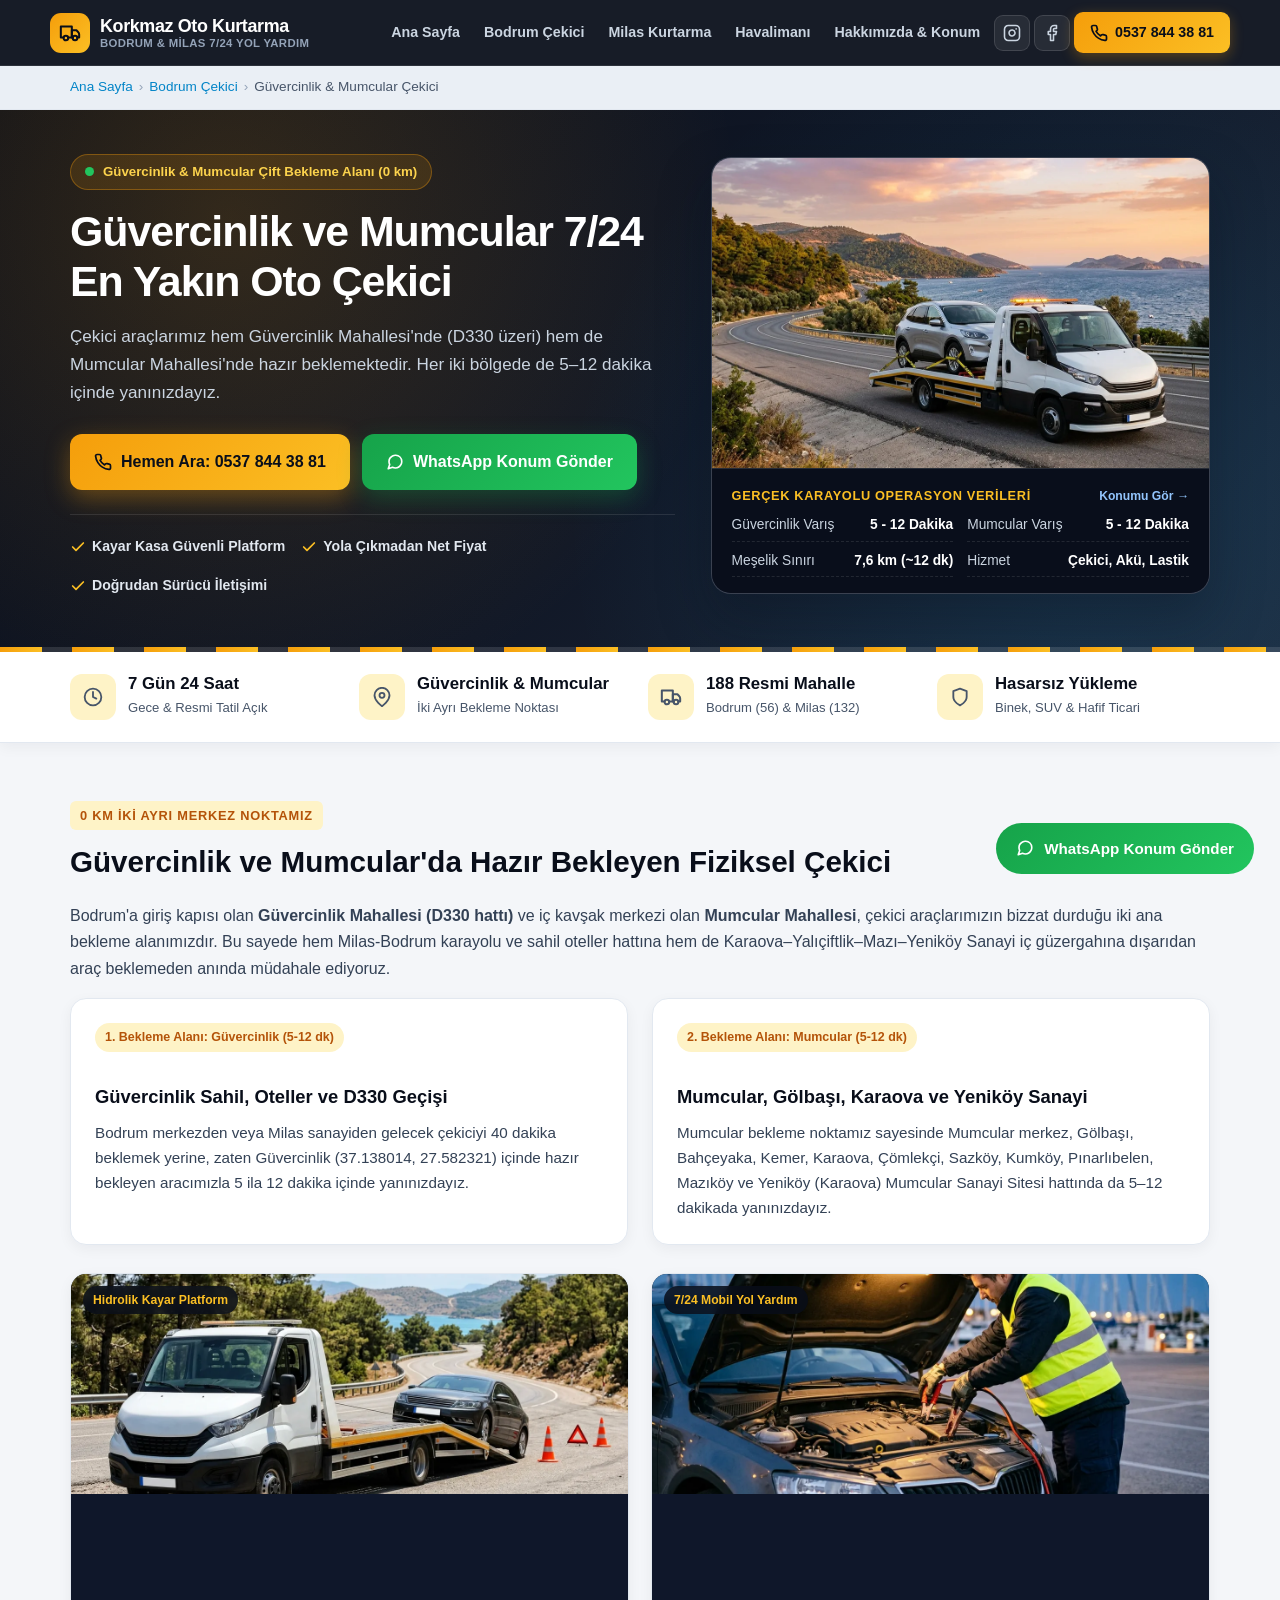
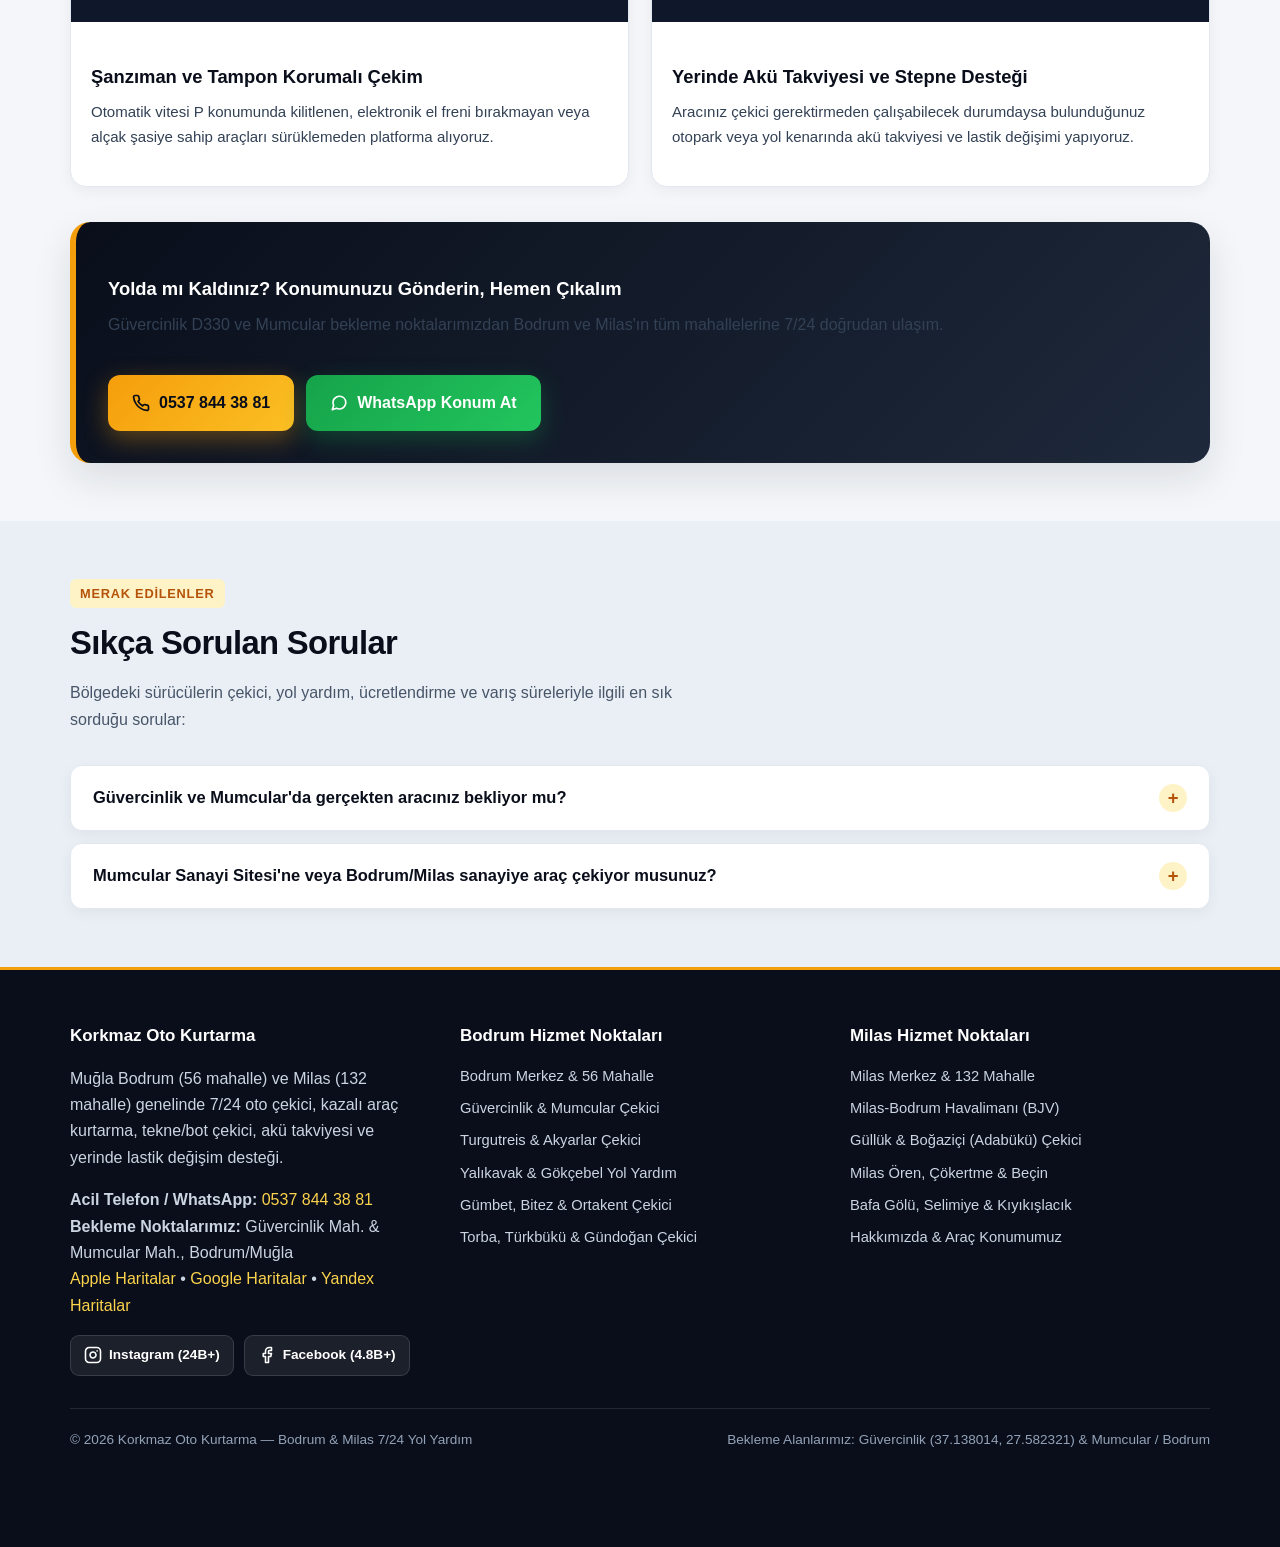
<file: guvercinlik-cekici.html>
<!DOCTYPE html>
<html lang="tr">
<head>
  <meta charset="utf-8">
  <meta name="viewport" content="width=device-width, initial-scale=1">
  <title>Güvercinlik ve Mumcular 7/24 Çekici | Korkmaz</title>
  <meta name="description" content="Güvercinlik ve Mumcular bekleme noktalarımızda hazır bekleyen 7/24 oto çekici! Her iki bölgede 5-12 dakikada acil yol yardım: 0537 844 38 81.">
  <link rel="canonical" href="https://www.kurtaricibodrum.com/guvercinlik-cekici.html">
  <meta name="robots" content="index, follow">
  <meta name="geo.region" content="TR-48">
  <meta name="geo.placename" content="Güvercinlik, Bodrum, Muğla">
  <meta name="geo.position" content="37.138014;27.582321">
  <meta name="ICBM" content="37.138014, 27.582321">
  <meta property="og:locale" content="tr_TR">
  <meta property="og:type" content="website">
  <meta property="og:title" content="Güvercinlik ve Mumcular 7/24 Çekici | Korkmaz">
  <meta property="og:description" content="Güvercinlik ve Mumcular bekleme noktalarımızda hazır bekleyen 7/24 oto çekici! Her iki bölgede 5-12 dakikada acil yol yardım: 0537 844 38 81.">
  <meta property="og:url" content="https://www.kurtaricibodrum.com/guvercinlik-cekici.html">
  <meta property="og:image" content="https://www.kurtaricibodrum.com/assets/img/bodrum-milas-oto-cekici.webp">
  <meta property="og:site_name" content="Korkmaz Oto Kurtarma">
  <link rel="stylesheet" href="assets/style.css">
  <script type="application/ld+json">
[
  {
    "@context": "https://schema.org",
    "@type": "AutomotiveBusiness",
    "@id": "https://www.kurtaricibodrum.com/#korkmaz-oto-kurtarma",
    "name": "Korkmaz Oto Kurtarma",
    "url": "https://www.kurtaricibodrum.com/guvercinlik-cekici.html",
    "image": "https://www.kurtaricibodrum.com/assets/img/bodrum-milas-oto-cekici.webp",
    "telephone": "+905378443881",
    "priceRange": "₺₺",
    "address": {
      "@type": "PostalAddress",
      "streetAddress": "Güvercinlik Mahallesi",
      "addressLocality": "Bodrum",
      "addressRegion": "Muğla",
      "postalCode": "48450",
      "addressCountry": "TR"
    },
    "geo": {
      "@type": "GeoCoordinates",
      "latitude": 37.138014,
      "longitude": 27.582321
    },
    "hasMap": "https://maps.apple.com/?ll=37.138014,27.582321&q=Korkmaz+Oto+Kurtarma",
    "openingHoursSpecification": [
      {
        "@type": "OpeningHoursSpecification",
        "dayOfWeek": [
          "Monday",
          "Tuesday",
          "Wednesday",
          "Thursday",
          "Friday",
          "Saturday",
          "Sunday"
        ],
        "opens": "00:00",
        "closes": "23:59"
      }
    ],
    "areaServed": [
      {
        "@type": "Place",
        "name": "Güvercinlik, Bodrum"
      },
      {
        "@type": "Place",
        "name": "Mumcular, Bodrum"
      },
      {
        "@type": "Place",
        "name": "Karaova, Bodrum"
      },
      {
        "@type": "Place",
        "name": "Gölbaşı, Bodrum"
      },
      {
        "@type": "Place",
        "name": "Yeniköy (Karaova), Bodrum"
      }
    ],
    "sameAs": [
      "https://www.instagram.com/bodrum_korkmaz_oto_kurtarma/",
      "https://www.facebook.com/korkmazotoyolyardim",
      "https://maps.apple.com/?ll=37.138014,27.582321&q=Korkmaz+Oto+Kurtarma",
      "https://www.google.com/maps?q=37.138014,27.582321",
      "https://yandex.com.tr/harita/?pt=27.582321,37.138014&z=18&l=map"
    ]
  },
  {
    "@context": "https://schema.org",
    "@type": "BreadcrumbList",
    "itemListElement": [
      {
        "@type": "ListItem",
        "position": 1,
        "name": "Ana Sayfa",
        "item": "https://www.kurtaricibodrum.com/"
      },
      {
        "@type": "ListItem",
        "position": 2,
        "name": "Bodrum Çekici",
        "item": "https://www.kurtaricibodrum.com/bodrum-cekici.html"
      },
      {
        "@type": "ListItem",
        "position": 3,
        "name": "Güvercinlik & Mumcular Çekici",
        "item": "https://www.kurtaricibodrum.com/guvercinlik-cekici.html"
      }
    ]
  },
  {
    "@context": "https://schema.org",
    "@type": "FAQPage",
    "mainEntity": [
      {
        "@type": "Question",
        "name": "Güvercinlik ve Mumcular'da gerçekten aracınız bekliyor mu?",
        "acceptedAnswer": {
          "@type": "Answer",
          "text": "Evet, Korkmaz Oto Kurtarma'nın ana bekleme alanları Güvercinlik Mahallesi (D330 hattı) ve Mumcular Mahallesi'dir. Uzak ilçelerden yönlendirme yapmadan doğrudan yanınıza çıkıyoruz."
        }
      },
      {
        "@type": "Question",
        "name": "Mumcular Sanayi Sitesi'ne veya Bodrum/Milas sanayiye araç çekiyor musunuz?",
        "acceptedAnswer": {
          "@type": "Answer",
          "text": "Evet, arızalanan araçları hemen yanı başımızdaki Yeniköy (Karaova) Mumcular Sanayi Sitesi'ne ya da Bodrum/Milas yetkili ve özel servislerine hızla taşıyoruz."
        }
      }
    ]
  }
]
  </script>
</head>
<body>
  <header class="site-header">
    <div class="container header-inner">
      <a href="index.html" class="brand">
        <span class="brand-badge"><svg width="22" height="22" viewBox="0 0 24 24" fill="none" stroke="currentColor" stroke-width="2.2" stroke-linecap="round" stroke-linejoin="round" aria-hidden="true"><path d="M10 17h4V5H2v12h3"/><path d="M20 17h2v-3.34a4 4 0 0 0-1.17-2.83L19 9h-5v8h1"/><circle cx="7.5" cy="17.5" r="2.5"/><circle cx="17.5" cy="17.5" r="2.5"/></svg></span>
        <span class="brand-text">
          <span class="brand-title">Korkmaz Oto Kurtarma</span>
          <span class="brand-sub">Bodrum &amp; Milas 7/24 Yol Yardım</span>
        </span>
      </a>
      <button class="nav-toggle" type="button" aria-label="Menüyü aç" aria-expanded="false">&#9776; Menü</button>
      <nav class="main-nav" id="mainNav" aria-label="Ana menü">
        <a href="index.html" class="">Ana Sayfa</a><a href="bodrum-cekici.html" class="">Bodrum Çekici</a><a href="milas-oto-kurtarma.html" class="">Milas Kurtarma</a><a href="milas-bodrum-havalimani-cekici.html" class="">Havalimanı</a><a href="hakkimizda.html" class="">Hakkımızda & Konum</a>
        <a href="https://www.instagram.com/bodrum_korkmaz_oto_kurtarma/" target="_blank" rel="noopener" class="header-social-icon" aria-label="Instagram (@bodrum_korkmaz_oto_kurtarma)" title="Instagram"><svg width="18" height="18" viewBox="0 0 24 24" fill="none" stroke="currentColor" stroke-width="2.1" stroke-linecap="round" stroke-linejoin="round" aria-hidden="true"><rect x="2" y="2" width="20" height="20" rx="5" ry="5"/><path d="M16 11.37A4 4 0 1 1 12.63 8 4 4 0 0 1 16 11.37z"/><line x1="17.5" y1="6.5" x2="17.51" y2="6.5"/></svg></a>
        <a href="https://www.facebook.com/korkmazotoyolyardim" target="_blank" rel="noopener" class="header-social-icon" aria-label="Facebook (Korkmaz Oto Kurtarma)" title="Facebook"><svg width="18" height="18" viewBox="0 0 24 24" fill="none" stroke="currentColor" stroke-width="2.1" stroke-linecap="round" stroke-linejoin="round" aria-hidden="true"><path d="M18 2h-3a5 5 0 0 0-5 5v3H7v4h3v8h4v-8h3l1-4h-4V7a1 1 0 0 1 1-1h3z"/></svg></a>
        <a href="tel:+905378443881" class="header-cta"><svg width="18" height="18" viewBox="0 0 24 24" fill="none" stroke="currentColor" stroke-width="2.3" stroke-linecap="round" stroke-linejoin="round" aria-hidden="true"><path d="M22 16.92v3a2 2 0 0 1-2.18 2 19.79 19.79 0 0 1-8.63-3.07 19.5 19.5 0 0 1-6-6 19.79 19.79 0 0 1-3.07-8.67A2 2 0 0 1 4.11 2h3a2 2 0 0 1 2 1.72c.12.96.36 1.9.7 2.81a2 2 0 0 1-.45 2.11L8.09 9.91a16 16 0 0 0 6 6l1.27-1.27a2 2 0 0 1 2.11-.45c.91.34 1.85.58 2.81.7A2 2 0 0 1 22 16.92z"/></svg> 0537 844 38 81</a>
      </nav>
    </div>
  </header>

  <nav class="breadcrumb" aria-label="Sayfa yolu"><div class="container"><ol><li><a href="index.html">Ana Sayfa</a></li><li><a href="bodrum-cekici.html">Bodrum Çekici</a></li><li aria-current="page">Güvercinlik & Mumcular Çekici</li></ol></div></nav>

  <main>
    <section class="hero">
      <div class="container hero-grid">
        <div class="hero-content">
          <span class="hero-tag"><span class="live-dot"></span> Güvercinlik & Mumcular Çift Bekleme Alanı (0 km)</span>
          <h1>Güvercinlik ve Mumcular 7/24 En Yakın Oto Çekici</h1>
          <p class="lead">Çekici araçlarımız hem Güvercinlik Mahallesi'nde (D330 üzeri) hem de Mumcular Mahallesi'nde hazır beklemektedir. Her iki bölgede de 5–12 dakika içinde yanınızdayız.</p>
          <div class="cta-group">
            <a href="tel:+905378443881" class="btn btn-call"><svg width="18" height="18" viewBox="0 0 24 24" fill="none" stroke="currentColor" stroke-width="2.3" stroke-linecap="round" stroke-linejoin="round" aria-hidden="true"><path d="M22 16.92v3a2 2 0 0 1-2.18 2 19.79 19.79 0 0 1-8.63-3.07 19.5 19.5 0 0 1-6-6 19.79 19.79 0 0 1-3.07-8.67A2 2 0 0 1 4.11 2h3a2 2 0 0 1 2 1.72c.12.96.36 1.9.7 2.81a2 2 0 0 1-.45 2.11L8.09 9.91a16 16 0 0 0 6 6l1.27-1.27a2 2 0 0 1 2.11-.45c.91.34 1.85.58 2.81.7A2 2 0 0 1 22 16.92z"/></svg> Hemen Ara: 0537 844 38 81</a>
            <a href="https://wa.me/905378443881?text=Merhaba%2C%20Korkmaz%20Oto%20Kurtarma%27dan%20konumuma%20acil%20%C3%A7ekici%20%2F%20yol%20yard%C4%B1m%20deste%C4%9Fi%20istiyorum." class="btn btn-wa" rel="noopener" target="_blank"><svg width="18" height="18" viewBox="0 0 24 24" fill="none" stroke="currentColor" stroke-width="2.2" stroke-linecap="round" stroke-linejoin="round" aria-hidden="true"><path d="M21 11.5a8.38 8.38 0 0 1-.9 3.8 8.5 8.5 0 0 1-7.6 4.7 8.38 8.38 0 0 1-3.8-.9L3 21l1.9-5.7a8.38 8.38 0 0 1-.9-3.8 8.5 8.5 0 0 1 4.7-7.6 8.38 8.38 0 0 1 3.8-.9h.5a8.48 8.48 0 0 1 8 8v.5z"/></svg> WhatsApp Konum Gönder</a>
          </div>
          <div class="hero-trust">
            <span><svg width="16" height="16" viewBox="0 0 24 24" fill="none" stroke="currentColor" stroke-width="2.6" stroke-linecap="round" stroke-linejoin="round" aria-hidden="true"><polyline points="20 6 9 17 4 12"/></svg> Kayar Kasa Güvenli Platform</span>
            <span><svg width="16" height="16" viewBox="0 0 24 24" fill="none" stroke="currentColor" stroke-width="2.6" stroke-linecap="round" stroke-linejoin="round" aria-hidden="true"><polyline points="20 6 9 17 4 12"/></svg> Yola Çıkmadan Net Fiyat</span>
            <span><svg width="16" height="16" viewBox="0 0 24 24" fill="none" stroke="currentColor" stroke-width="2.6" stroke-linecap="round" stroke-linejoin="round" aria-hidden="true"><polyline points="20 6 9 17 4 12"/></svg> Doğrudan Sürücü İletişimi</span>
          </div>
        </div>
        <div class="hero-visual">
          <img src="assets/img/bodrum-milas-oto-cekici.webp" alt="Güvercinlik ve Mumcular bölgesinde hazır bekleyen 7/24 oto çekici" width="1280" height="800" fetchpriority="high">
          <div class="hero-overlay-card">
            <p class="hero-overlay-title"><span>Gerçek Karayolu Operasyon Verileri</span> <a href="hakkimizda.html#harita">Konumu Gör &rarr;</a></p>
            <div class="stat-grid-mini">
              <div><span>Güvercinlik Varış</span><strong>5 - 12 Dakika</strong></div><div><span>Mumcular Varış</span><strong>5 - 12 Dakika</strong></div><div><span>Meşelik Sınırı</span><strong>7,6 km (~12 dk)</strong></div><div><span>Hizmet</span><strong>Çekici, Akü, Lastik</strong></div>
            </div>
          </div>
        </div>
      </div>
    </section>

    <div class="metric-ribbon">
      <div class="container metric-grid">
        <div class="metric-box">
          <span class="metric-icon"><svg width="20" height="20" viewBox="0 0 24 24" fill="none" stroke="currentColor" stroke-width="2.2" stroke-linecap="round" stroke-linejoin="round" aria-hidden="true"><circle cx="12" cy="12" r="10"/><polyline points="12 6 12 12 16 14"/></svg></span>
          <div>
            <strong>7 Gün 24 Saat</strong>
            <span>Gece &amp; Resmi Tatil Açık</span>
          </div>
        </div>
        <div class="metric-box">
          <span class="metric-icon"><svg width="20" height="20" viewBox="0 0 24 24" fill="none" stroke="currentColor" stroke-width="2.2" stroke-linecap="round" stroke-linejoin="round" aria-hidden="true"><path d="M21 10c0 7-9 13-9 13s-9-6-9-13a9 9 0 0 1 18 0z"/><circle cx="12" cy="10" r="3"/></svg></span>
          <div>
            <strong>Güvercinlik &amp; Mumcular</strong>
            <span>İki Ayrı Bekleme Noktası</span>
          </div>
        </div>
        <div class="metric-box">
          <span class="metric-icon"><svg width="22" height="22" viewBox="0 0 24 24" fill="none" stroke="currentColor" stroke-width="2.2" stroke-linecap="round" stroke-linejoin="round" aria-hidden="true"><path d="M10 17h4V5H2v12h3"/><path d="M20 17h2v-3.34a4 4 0 0 0-1.17-2.83L19 9h-5v8h1"/><circle cx="7.5" cy="17.5" r="2.5"/><circle cx="17.5" cy="17.5" r="2.5"/></svg></span>
          <div>
            <strong>188 Resmi Mahalle</strong>
            <span>Bodrum (56) &amp; Milas (132)</span>
          </div>
        </div>
        <div class="metric-box">
          <span class="metric-icon"><svg width="20" height="20" viewBox="0 0 24 24" fill="none" stroke="currentColor" stroke-width="2.2" stroke-linecap="round" stroke-linejoin="round" aria-hidden="true"><path d="M12 22s8-4 8-10V5l-8-3-8 3v7c0 6 8 10 8 10z"/></svg></span>
          <div>
            <strong>Hasarsız Yükleme</strong>
            <span>Binek, SUV &amp; Hafif Ticari</span>
          </div>
        </div>
      </div>
    </div>

    
<section class="section prose">
  <div class="container">
    <span class="section-kicker">0 Km İki Ayrı Merkez Noktamız</span>
    <h2>Güvercinlik ve Mumcular'da Hazır Bekleyen Fiziksel Çekici</h2>
    <p>Bodrum'a giriş kapısı olan <strong>Güvercinlik Mahallesi (D330 hattı)</strong> ve iç kavşak merkezi olan <strong>Mumcular Mahallesi</strong>, çekici araçlarımızın bizzat durduğu iki ana bekleme alanımızdır. Bu sayede hem Milas-Bodrum karayolu ve sahil oteller hattına hem de Karaova–Yalıçiftlik–Mazı–Yeniköy Sanayi iç güzergahına dışarıdan araç beklemeden anında müdahale ediyoruz.</p>
    <div class="grid-2">
      <div class="card">
        <span class="badge-km">1. Bekleme Alanı: Güvercinlik (5-12 dk)</span>
        <h3>Güvercinlik Sahil, Oteller ve D330 Geçişi</h3>
        <p>Bodrum merkezden veya Milas sanayiden gelecek çekiciyi 40 dakika beklemek yerine, zaten Güvercinlik (37.138014, 27.582321) içinde hazır bekleyen aracımızla 5 ila 12 dakika içinde yanınızdayız.</p>
      </div>
      <div class="card">
        <span class="badge-km">2. Bekleme Alanı: Mumcular (5-12 dk)</span>
        <h3>Mumcular, Gölbaşı, Karaova ve Yeniköy Sanayi</h3>
        <p>Mumcular bekleme noktamız sayesinde Mumcular merkez, Gölbaşı, Bahçeyaka, Kemer, Karaova, Çömlekçi, Sazköy, Kumköy, Pınarlıbelen, Mazıköy ve Yeniköy (Karaova) Mumcular Sanayi Sitesi hattında da 5–12 dakikada yanınızdayız.</p>
      </div>
    </div>
    
<div class="service-grid" style="margin-top:28px;">
  <div class="service-card">
    <div class="service-img-wrap">
      <img src="assets/img/kayar-kasa-oto-kurtarma.webp" alt="Hidrolik kayar kasa oto kurtarıcı platforma araç yükleme" width="1280" height="800" loading="lazy">
      <span class="service-chip">Hidrolik Kayar Platform</span>
    </div>
    <div class="service-body">
      <h3>Şanzıman ve Tampon Korumalı Çekim</h3>
      <p>Otomatik vitesi P konumunda kilitlenen, elektronik el freni bırakmayan veya alçak şasiye sahip araçları sürüklemeden platforma alıyoruz.</p>
    </div>
  </div>
  <div class="service-card">
    <div class="service-img-wrap">
      <img src="assets/img/yerinde-aku-takviyesi.webp" alt="Gece otoparkta profesyonel akü takviyesi yol yardım desteği" width="1280" height="800" loading="lazy">
      <span class="service-chip">7/24 Mobil Yol Yardım</span>
    </div>
    <div class="service-body">
      <h3>Yerinde Akü Takviyesi ve Stepne Desteği</h3>
      <p>Aracınız çekici gerektirmeden çalışabilecek durumdaysa bulunduğunuz otopark veya yol kenarında akü takviyesi ve lastik değişimi yapıyoruz.</p>
    </div>
  </div>
</div>

    
<div class="cta-banner">
  <div>
    <h3>Yolda mı Kaldınız? Konumunuzu Gönderin, Hemen Çıkalım</h3>
    <p>Güvercinlik D330 ve Mumcular bekleme noktalarımızdan Bodrum ve Milas'ın tüm mahallelerine 7/24 doğrudan ulaşım.</p>
  </div>
  <div class="cta-group">
    <a href="tel:+905378443881" class="btn btn-call"><svg width="18" height="18" viewBox="0 0 24 24" fill="none" stroke="currentColor" stroke-width="2.3" stroke-linecap="round" stroke-linejoin="round" aria-hidden="true"><path d="M22 16.92v3a2 2 0 0 1-2.18 2 19.79 19.79 0 0 1-8.63-3.07 19.5 19.5 0 0 1-6-6 19.79 19.79 0 0 1-3.07-8.67A2 2 0 0 1 4.11 2h3a2 2 0 0 1 2 1.72c.12.96.36 1.9.7 2.81a2 2 0 0 1-.45 2.11L8.09 9.91a16 16 0 0 0 6 6l1.27-1.27a2 2 0 0 1 2.11-.45c.91.34 1.85.58 2.81.7A2 2 0 0 1 22 16.92z"/></svg> 0537 844 38 81</a>
    <a href="https://wa.me/905378443881?text=Merhaba%2C%20Korkmaz%20Oto%20Kurtarma%27dan%20konumuma%20acil%20%C3%A7ekici%20%2F%20yol%20yard%C4%B1m%20deste%C4%9Fi%20istiyorum." class="btn btn-wa" rel="noopener" target="_blank"><svg width="18" height="18" viewBox="0 0 24 24" fill="none" stroke="currentColor" stroke-width="2.2" stroke-linecap="round" stroke-linejoin="round" aria-hidden="true"><path d="M21 11.5a8.38 8.38 0 0 1-.9 3.8 8.5 8.5 0 0 1-7.6 4.7 8.38 8.38 0 0 1-3.8-.9L3 21l1.9-5.7a8.38 8.38 0 0 1-.9-3.8 8.5 8.5 0 0 1 4.7-7.6 8.38 8.38 0 0 1 3.8-.9h.5a8.48 8.48 0 0 1 8 8v.5z"/></svg> WhatsApp Konum At</a>
  </div>
</div>

  </div>
</section>


    
        <section class="section section-alt" id="sss">
          <div class="container">
            <div class="section-header">
              <span class="section-kicker">Merak Edilenler</span>
              <h2 class="section-title">Sıkça Sorulan Sorular</h2>
              <p class="section-sub">Bölgedeki sürücülerin çekici, yol yardım, ücretlendirme ve varış süreleriyle ilgili en sık sorduğu sorular:</p>
            </div>
            <div class="faq-list">
              <details class="faq-item"><summary>Güvercinlik ve Mumcular'da gerçekten aracınız bekliyor mu?</summary><p>Evet, Korkmaz Oto Kurtarma'nın ana bekleme alanları Güvercinlik Mahallesi (D330 hattı) ve Mumcular Mahallesi'dir. Uzak ilçelerden yönlendirme yapmadan doğrudan yanınıza çıkıyoruz.</p></details><details class="faq-item"><summary>Mumcular Sanayi Sitesi'ne veya Bodrum/Milas sanayiye araç çekiyor musunuz?</summary><p>Evet, arızalanan araçları hemen yanı başımızdaki Yeniköy (Karaova) Mumcular Sanayi Sitesi'ne ya da Bodrum/Milas yetkili ve özel servislerine hızla taşıyoruz.</p></details>
            </div>
          </div>
        </section>
        
  </main>

  <footer class="site-footer">
    <div class="container">
      <div class="footer-grid">
        <div>
          <h3>Korkmaz Oto Kurtarma</h3>
          <p>Muğla Bodrum (56 mahalle) ve Milas (132 mahalle) genelinde 7/24 oto çekici, kazalı araç kurtarma, tekne/bot çekici, akü takviyesi ve yerinde lastik değişim desteği.</p>
          <p><strong>Acil Telefon / WhatsApp:</strong> <a href="tel:+905378443881">0537 844 38 81</a><br>
          <strong>Bekleme Noktalarımız:</strong> Güvercinlik Mah. &amp; Mumcular Mah., Bodrum/Muğla<br>
          <a href="https://maps.apple.com/?ll=37.138014,27.582321&q=Korkmaz+Oto+Kurtarma" target="_blank" rel="noopener">Apple Haritalar</a> &bull; <a href="https://www.google.com/maps?q=37.138014,27.582321" target="_blank" rel="noopener">Google Haritalar</a> &bull; <a href="https://yandex.com.tr/harita/?pt=27.582321,37.138014&z=18&l=map" target="_blank" rel="noopener">Yandex Haritalar</a></p>
          <div class="footer-social-row">
            <a href="https://www.instagram.com/bodrum_korkmaz_oto_kurtarma/" target="_blank" rel="noopener" class="footer-social-btn"><svg width="18" height="18" viewBox="0 0 24 24" fill="none" stroke="currentColor" stroke-width="2.1" stroke-linecap="round" stroke-linejoin="round" aria-hidden="true"><rect x="2" y="2" width="20" height="20" rx="5" ry="5"/><path d="M16 11.37A4 4 0 1 1 12.63 8 4 4 0 0 1 16 11.37z"/><line x1="17.5" y1="6.5" x2="17.51" y2="6.5"/></svg> Instagram (24B+)</a>
            <a href="https://www.facebook.com/korkmazotoyolyardim" target="_blank" rel="noopener" class="footer-social-btn"><svg width="18" height="18" viewBox="0 0 24 24" fill="none" stroke="currentColor" stroke-width="2.1" stroke-linecap="round" stroke-linejoin="round" aria-hidden="true"><path d="M18 2h-3a5 5 0 0 0-5 5v3H7v4h3v8h4v-8h3l1-4h-4V7a1 1 0 0 1 1-1h3z"/></svg> Facebook (4.8B+)</a>
          </div>
        </div>
        <div>
          <h3>Bodrum Hizmet Noktaları</h3>
          <ul class="footer-links">
            <li><a href="bodrum-cekici.html">Bodrum Merkez &amp; 56 Mahalle</a></li>
            <li><a href="guvercinlik-cekici.html">Güvercinlik &amp; Mumcular Çekici</a></li>
            <li><a href="turgutreis-cekici.html">Turgutreis &amp; Akyarlar Çekici</a></li>
            <li><a href="yalikavak-yol-yardim.html">Yalıkavak &amp; Gökçebel Yol Yardım</a></li>
            <li><a href="gumbet-bitez-ortakent-cekici.html">Gümbet, Bitez &amp; Ortakent Çekici</a></li>
            <li><a href="torba-turkbuku-gundogan-cekici.html">Torba, Türkbükü &amp; Gündoğan Çekici</a></li>
          </ul>
        </div>
        <div>
          <h3>Milas Hizmet Noktaları</h3>
          <ul class="footer-links">
            <li><a href="milas-oto-kurtarma.html">Milas Merkez &amp; 132 Mahalle</a></li>
            <li><a href="milas-bodrum-havalimani-cekici.html">Milas-Bodrum Havalimanı (BJV)</a></li>
            <li><a href="gulluk-bogazici-cekici.html">Güllük &amp; Boğaziçi (Adabükü) Çekici</a></li>
            <li><a href="oren-cekici.html">Milas Ören, Çökertme &amp; Beçin</a></li>
            <li><a href="bafa-selimiye-cekici.html">Bafa Gölü, Selimiye &amp; Kıyıkışlacık</a></li>
            <li><a href="hakkimizda.html">Hakkımızda &amp; Araç Konumumuz</a></li>
          </ul>
        </div>
      </div>
      <div class="footer-bottom">
        <span>&copy; 2026 Korkmaz Oto Kurtarma — Bodrum &amp; Milas 7/24 Yol Yardım</span>
        <span>Bekleme Alanlarımız: Güvercinlik (37.138014, 27.582321) &amp; Mumcular / Bodrum</span>
      </div>
    </div>
  </footer>

  <a href="https://wa.me/905378443881?text=Merhaba%2C%20Korkmaz%20Oto%20Kurtarma%27dan%20konumuma%20acil%20%C3%A7ekici%20%2F%20yol%20yard%C4%B1m%20deste%C4%9Fi%20istiyorum." class="desktop-wa-float" rel="noopener" target="_blank" aria-label="WhatsApp üzerinden konum gönder">
    <svg width="18" height="18" viewBox="0 0 24 24" fill="none" stroke="currentColor" stroke-width="2.2" stroke-linecap="round" stroke-linejoin="round" aria-hidden="true"><path d="M21 11.5a8.38 8.38 0 0 1-.9 3.8 8.5 8.5 0 0 1-7.6 4.7 8.38 8.38 0 0 1-3.8-.9L3 21l1.9-5.7a8.38 8.38 0 0 1-.9-3.8 8.5 8.5 0 0 1 4.7-7.6 8.38 8.38 0 0 1 3.8-.9h.5a8.48 8.48 0 0 1 8 8v.5z"/></svg> <span>WhatsApp Konum Gönder</span>
  </a>

  <div class="mobile-sticky-bar" role="region" aria-label="Acil iletişim çubuğu">
    <a href="tel:+905378443881" class="btn-call"><svg width="18" height="18" viewBox="0 0 24 24" fill="none" stroke="currentColor" stroke-width="2.3" stroke-linecap="round" stroke-linejoin="round" aria-hidden="true"><path d="M22 16.92v3a2 2 0 0 1-2.18 2 19.79 19.79 0 0 1-8.63-3.07 19.5 19.5 0 0 1-6-6 19.79 19.79 0 0 1-3.07-8.67A2 2 0 0 1 4.11 2h3a2 2 0 0 1 2 1.72c.12.96.36 1.9.7 2.81a2 2 0 0 1-.45 2.11L8.09 9.91a16 16 0 0 0 6 6l1.27-1.27a2 2 0 0 1 2.11-.45c.91.34 1.85.58 2.81.7A2 2 0 0 1 22 16.92z"/></svg> Hemen Ara</a>
    <a href="https://wa.me/905378443881?text=Merhaba%2C%20Korkmaz%20Oto%20Kurtarma%27dan%20konumuma%20acil%20%C3%A7ekici%20%2F%20yol%20yard%C4%B1m%20deste%C4%9Fi%20istiyorum." class="btn-wa" rel="noopener" target="_blank"><svg width="18" height="18" viewBox="0 0 24 24" fill="none" stroke="currentColor" stroke-width="2.2" stroke-linecap="round" stroke-linejoin="round" aria-hidden="true"><path d="M21 11.5a8.38 8.38 0 0 1-.9 3.8 8.5 8.5 0 0 1-7.6 4.7 8.38 8.38 0 0 1-3.8-.9L3 21l1.9-5.7a8.38 8.38 0 0 1-.9-3.8 8.5 8.5 0 0 1 4.7-7.6 8.38 8.38 0 0 1 3.8-.9h.5a8.48 8.48 0 0 1 8 8v.5z"/></svg> Konum Gönder</a>
  </div>

  <script>
    (function () {
      var hdr = document.querySelector('.site-header');
      var navBtn = document.querySelector('.nav-toggle');
      var navEl = document.getElementById('mainNav');
      if (navBtn && navEl) {
        navBtn.addEventListener('click', function () {
          var isOpen = navEl.classList.toggle('open');
          navBtn.setAttribute('aria-expanded', isOpen ? 'true' : 'false');
        });
      }
      if (hdr) {
        window.addEventListener('scroll', function () {
          hdr.classList.toggle('scrolled', window.scrollY > 24);
        }, { passive: true });
      }
      if ('IntersectionObserver' in window) {
        document.documentElement.classList.add('js-anim');
        var targets = document.querySelectorAll('.service-card, .card, .step-card, .table-wrap, .cta-banner, .faq-item, .section-header');
        var io = new IntersectionObserver(function (entries) {
          entries.forEach(function (e) {
            if (e.isIntersecting) {
              e.target.classList.add('is-visible');
              io.unobserve(e.target);
            }
          });
        }, { threshold: 0.08, rootMargin: '0px 0px -30px 0px' });
        targets.forEach(function (el, i) {
          el.classList.add('reveal');
          var mod = i % 3;
          if (mod === 1) el.classList.add('reveal-d1');
          if (mod === 2) el.classList.add('reveal-d2');
          io.observe(el);
        });
      }
    })();
  </script>
</body>
</html>
</file>
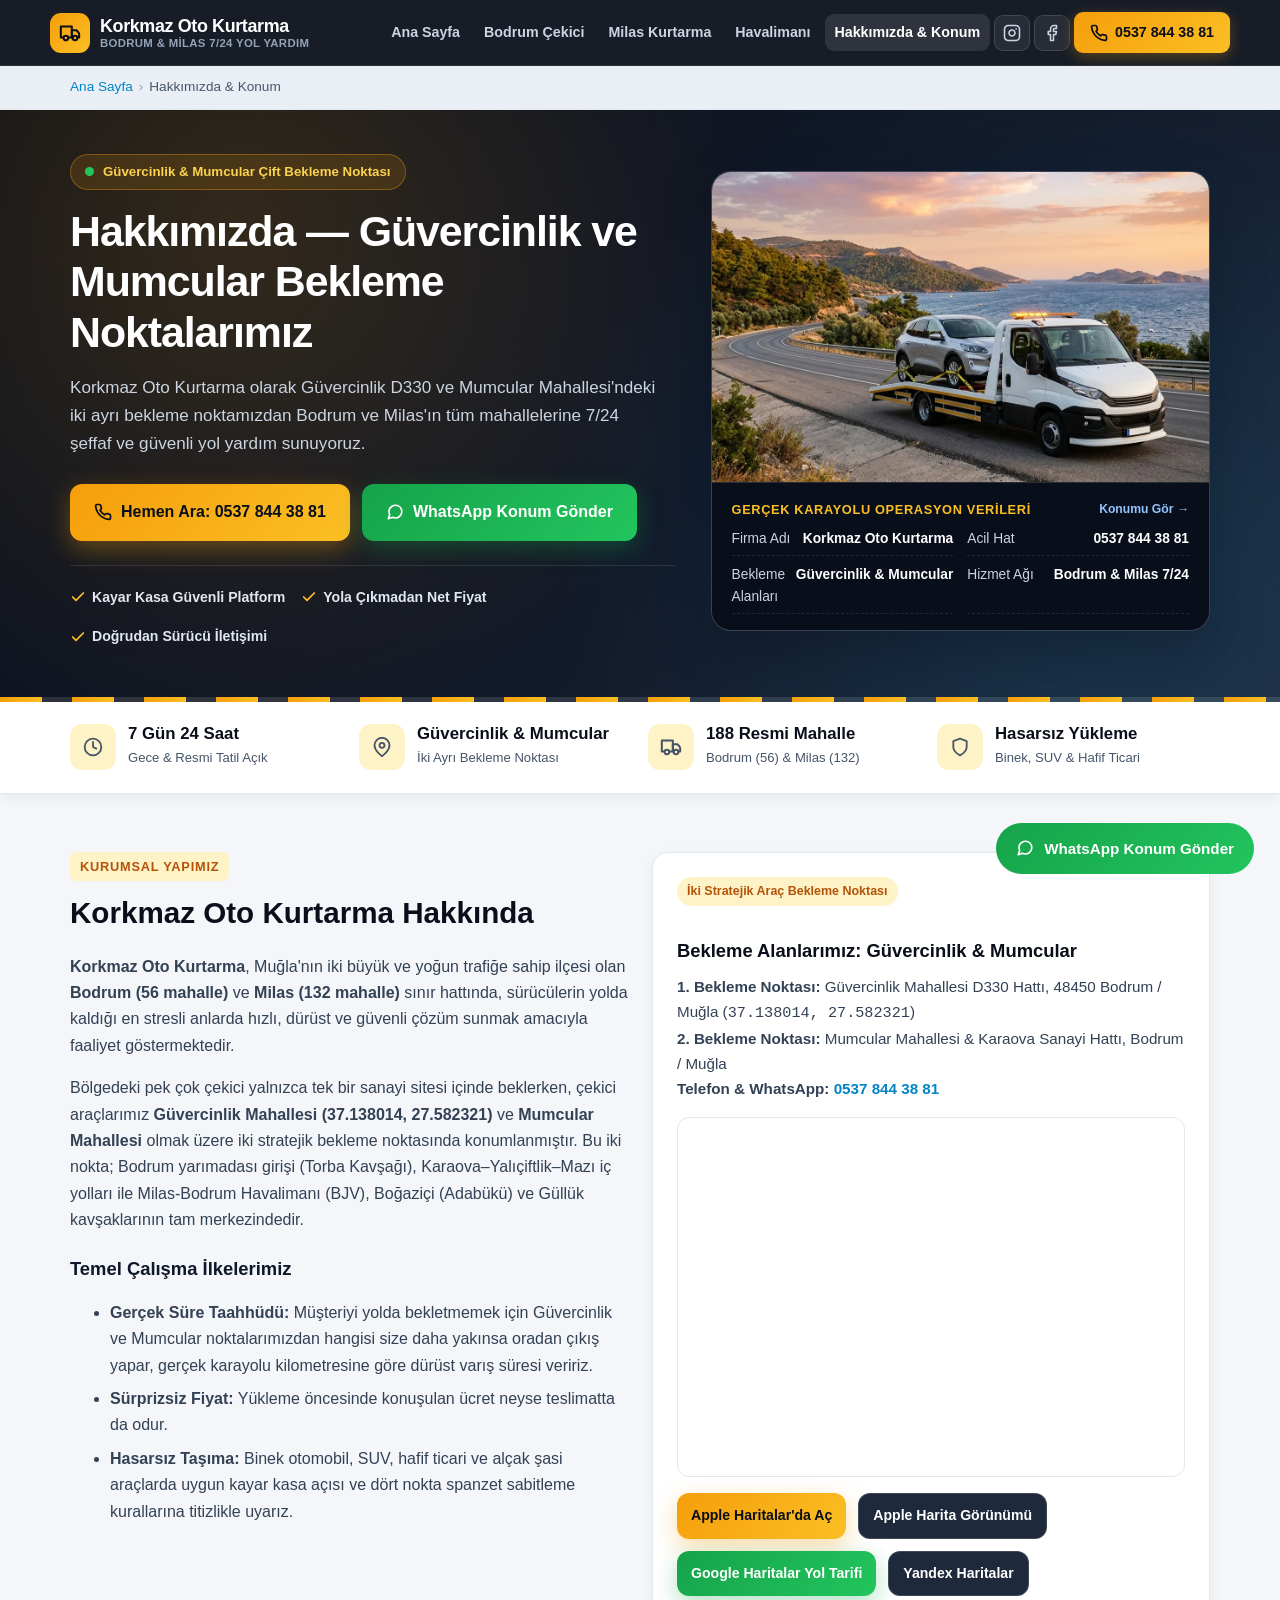
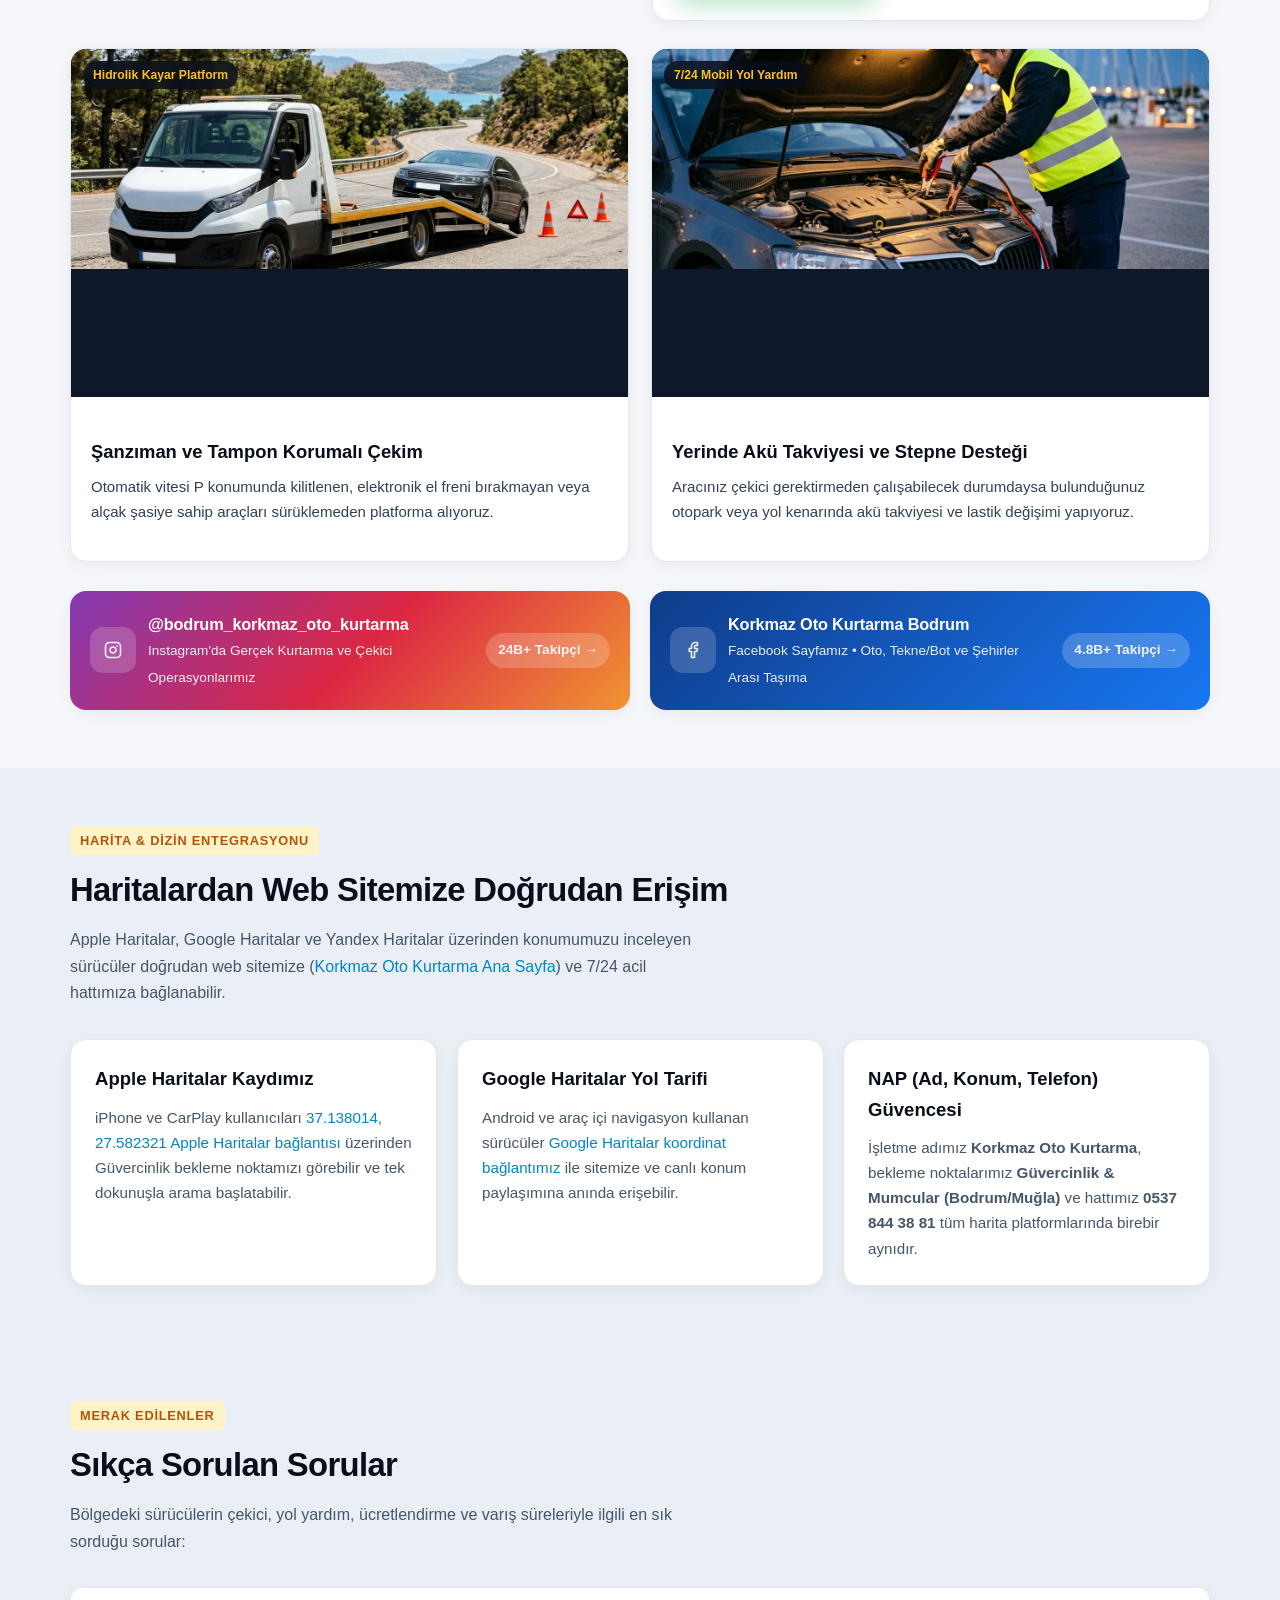
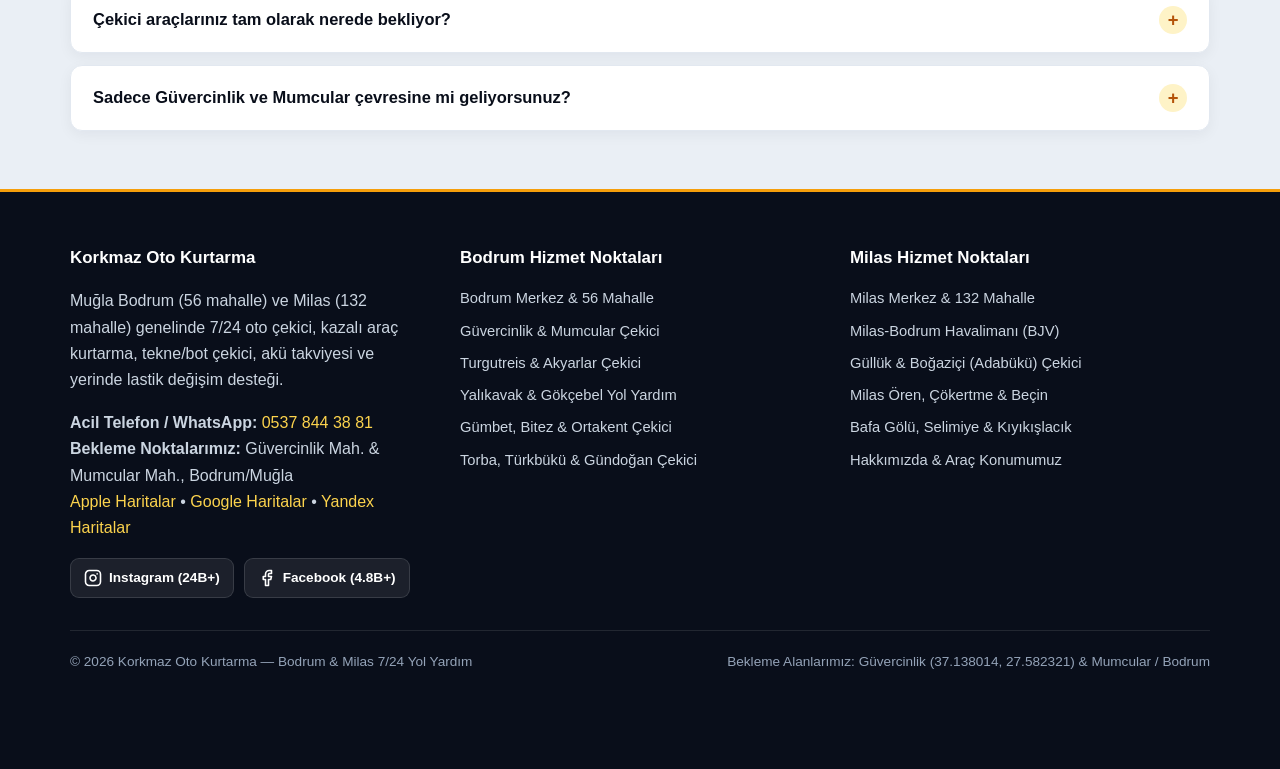
<file: hakkimizda.html>
<!DOCTYPE html>
<html lang="tr">
<head>
  <meta charset="utf-8">
  <meta name="viewport" content="width=device-width, initial-scale=1">
  <title>Hakkımızda ve Konumlarımız | Korkmaz Oto Kurtarma</title>
  <meta name="description" content="Korkmaz Oto Kurtarma hakkında bilgiler; Güvercinlik ve Mumcular gerçek çekici bekleme noktalarımız, Apple ve Google Haritalar bağlantıları.">
  <link rel="canonical" href="https://www.kurtaricibodrum.com/hakkimizda.html">
  <meta name="robots" content="index, follow">
  <meta name="geo.region" content="TR-48">
  <meta name="geo.placename" content="Güvercinlik, Bodrum, Muğla">
  <meta name="geo.position" content="37.138014;27.582321">
  <meta name="ICBM" content="37.138014, 27.582321">
  <meta property="og:locale" content="tr_TR">
  <meta property="og:type" content="website">
  <meta property="og:title" content="Hakkımızda ve Konumlarımız | Korkmaz Oto Kurtarma">
  <meta property="og:description" content="Korkmaz Oto Kurtarma hakkında bilgiler; Güvercinlik ve Mumcular gerçek çekici bekleme noktalarımız, Apple ve Google Haritalar bağlantıları.">
  <meta property="og:url" content="https://www.kurtaricibodrum.com/hakkimizda.html">
  <meta property="og:image" content="https://www.kurtaricibodrum.com/assets/img/bodrum-milas-oto-cekici.webp">
  <meta property="og:site_name" content="Korkmaz Oto Kurtarma">
  <link rel="stylesheet" href="assets/style.css">
  <script type="application/ld+json">
[
  {
    "@context": "https://schema.org",
    "@type": "AutomotiveBusiness",
    "@id": "https://www.kurtaricibodrum.com/#korkmaz-oto-kurtarma",
    "name": "Korkmaz Oto Kurtarma",
    "url": "https://www.kurtaricibodrum.com/hakkimizda.html",
    "image": "https://www.kurtaricibodrum.com/assets/img/bodrum-milas-oto-cekici.webp",
    "telephone": "+905378443881",
    "priceRange": "₺₺",
    "address": {
      "@type": "PostalAddress",
      "streetAddress": "Güvercinlik Mahallesi",
      "addressLocality": "Bodrum",
      "addressRegion": "Muğla",
      "postalCode": "48450",
      "addressCountry": "TR"
    },
    "geo": {
      "@type": "GeoCoordinates",
      "latitude": 37.138014,
      "longitude": 27.582321
    },
    "hasMap": "https://maps.apple.com/?ll=37.138014,27.582321&q=Korkmaz+Oto+Kurtarma",
    "openingHoursSpecification": [
      {
        "@type": "OpeningHoursSpecification",
        "dayOfWeek": [
          "Monday",
          "Tuesday",
          "Wednesday",
          "Thursday",
          "Friday",
          "Saturday",
          "Sunday"
        ],
        "opens": "00:00",
        "closes": "23:59"
      }
    ],
    "areaServed": [
      {
        "@type": "Place",
        "name": "Güvercinlik, Bodrum"
      },
      {
        "@type": "Place",
        "name": "Mumcular, Bodrum"
      },
      {
        "@type": "Place",
        "name": "Bodrum, Muğla"
      },
      {
        "@type": "Place",
        "name": "Milas, Muğla"
      }
    ],
    "sameAs": [
      "https://www.instagram.com/bodrum_korkmaz_oto_kurtarma/",
      "https://www.facebook.com/korkmazotoyolyardim",
      "https://maps.apple.com/?ll=37.138014,27.582321&q=Korkmaz+Oto+Kurtarma",
      "https://www.google.com/maps?q=37.138014,27.582321",
      "https://yandex.com.tr/harita/?pt=27.582321,37.138014&z=18&l=map"
    ]
  },
  {
    "@context": "https://schema.org",
    "@type": "BreadcrumbList",
    "itemListElement": [
      {
        "@type": "ListItem",
        "position": 1,
        "name": "Ana Sayfa",
        "item": "https://www.kurtaricibodrum.com/"
      },
      {
        "@type": "ListItem",
        "position": 2,
        "name": "Hakkımızda & Konum",
        "item": "https://www.kurtaricibodrum.com/hakkimizda.html"
      }
    ]
  },
  {
    "@context": "https://schema.org",
    "@type": "FAQPage",
    "mainEntity": [
      {
        "@type": "Question",
        "name": "Çekici araçlarınız tam olarak nerede bekliyor?",
        "acceptedAnswer": {
          "@type": "Answer",
          "text": "Araçlarımız Muğla Bodrum ilçesine bağlı Güvercinlik Mahallesi (D330 karayolu üzeri — GPS: 37.138014, 27.582321) ve Mumcular Mahallesi olmak üzere iki stratejik bekleme alanında hazır beklemektedir."
        }
      },
      {
        "@type": "Question",
        "name": "Sadece Güvercinlik ve Mumcular çevresine mi geliyorsunuz?",
        "acceptedAnswer": {
          "@type": "Answer",
          "text": "Hayır; Güvercinlik ve Mumcular merkez noktalarımızdan Turgutreis ve Yalıkavak'tan Milas Ören, Güllük ve Bafa Gölü'ne kadar Bodrum'un 56, Milas'ın 132 mahallesinin tamamına 7/24 hizmet veriyoruz."
        }
      }
    ]
  }
]
  </script>
</head>
<body>
  <header class="site-header">
    <div class="container header-inner">
      <a href="index.html" class="brand">
        <span class="brand-badge"><svg width="22" height="22" viewBox="0 0 24 24" fill="none" stroke="currentColor" stroke-width="2.2" stroke-linecap="round" stroke-linejoin="round" aria-hidden="true"><path d="M10 17h4V5H2v12h3"/><path d="M20 17h2v-3.34a4 4 0 0 0-1.17-2.83L19 9h-5v8h1"/><circle cx="7.5" cy="17.5" r="2.5"/><circle cx="17.5" cy="17.5" r="2.5"/></svg></span>
        <span class="brand-text">
          <span class="brand-title">Korkmaz Oto Kurtarma</span>
          <span class="brand-sub">Bodrum &amp; Milas 7/24 Yol Yardım</span>
        </span>
      </a>
      <button class="nav-toggle" type="button" aria-label="Menüyü aç" aria-expanded="false">&#9776; Menü</button>
      <nav class="main-nav" id="mainNav" aria-label="Ana menü">
        <a href="index.html" class="">Ana Sayfa</a><a href="bodrum-cekici.html" class="">Bodrum Çekici</a><a href="milas-oto-kurtarma.html" class="">Milas Kurtarma</a><a href="milas-bodrum-havalimani-cekici.html" class="">Havalimanı</a><a href="hakkimizda.html" class="active">Hakkımızda & Konum</a>
        <a href="https://www.instagram.com/bodrum_korkmaz_oto_kurtarma/" target="_blank" rel="noopener" class="header-social-icon" aria-label="Instagram (@bodrum_korkmaz_oto_kurtarma)" title="Instagram"><svg width="18" height="18" viewBox="0 0 24 24" fill="none" stroke="currentColor" stroke-width="2.1" stroke-linecap="round" stroke-linejoin="round" aria-hidden="true"><rect x="2" y="2" width="20" height="20" rx="5" ry="5"/><path d="M16 11.37A4 4 0 1 1 12.63 8 4 4 0 0 1 16 11.37z"/><line x1="17.5" y1="6.5" x2="17.51" y2="6.5"/></svg></a>
        <a href="https://www.facebook.com/korkmazotoyolyardim" target="_blank" rel="noopener" class="header-social-icon" aria-label="Facebook (Korkmaz Oto Kurtarma)" title="Facebook"><svg width="18" height="18" viewBox="0 0 24 24" fill="none" stroke="currentColor" stroke-width="2.1" stroke-linecap="round" stroke-linejoin="round" aria-hidden="true"><path d="M18 2h-3a5 5 0 0 0-5 5v3H7v4h3v8h4v-8h3l1-4h-4V7a1 1 0 0 1 1-1h3z"/></svg></a>
        <a href="tel:+905378443881" class="header-cta"><svg width="18" height="18" viewBox="0 0 24 24" fill="none" stroke="currentColor" stroke-width="2.3" stroke-linecap="round" stroke-linejoin="round" aria-hidden="true"><path d="M22 16.92v3a2 2 0 0 1-2.18 2 19.79 19.79 0 0 1-8.63-3.07 19.5 19.5 0 0 1-6-6 19.79 19.79 0 0 1-3.07-8.67A2 2 0 0 1 4.11 2h3a2 2 0 0 1 2 1.72c.12.96.36 1.9.7 2.81a2 2 0 0 1-.45 2.11L8.09 9.91a16 16 0 0 0 6 6l1.27-1.27a2 2 0 0 1 2.11-.45c.91.34 1.85.58 2.81.7A2 2 0 0 1 22 16.92z"/></svg> 0537 844 38 81</a>
      </nav>
    </div>
  </header>

  <nav class="breadcrumb" aria-label="Sayfa yolu"><div class="container"><ol><li><a href="index.html">Ana Sayfa</a></li><li aria-current="page">Hakkımızda & Konum</li></ol></div></nav>

  <main>
    <section class="hero">
      <div class="container hero-grid">
        <div class="hero-content">
          <span class="hero-tag"><span class="live-dot"></span> Güvercinlik & Mumcular Çift Bekleme Noktası</span>
          <h1>Hakkımızda — Güvercinlik ve Mumcular Bekleme Noktalarımız</h1>
          <p class="lead">Korkmaz Oto Kurtarma olarak Güvercinlik D330 ve Mumcular Mahallesi'ndeki iki ayrı bekleme noktamızdan Bodrum ve Milas'ın tüm mahallelerine 7/24 şeffaf ve güvenli yol yardım sunuyoruz.</p>
          <div class="cta-group">
            <a href="tel:+905378443881" class="btn btn-call"><svg width="18" height="18" viewBox="0 0 24 24" fill="none" stroke="currentColor" stroke-width="2.3" stroke-linecap="round" stroke-linejoin="round" aria-hidden="true"><path d="M22 16.92v3a2 2 0 0 1-2.18 2 19.79 19.79 0 0 1-8.63-3.07 19.5 19.5 0 0 1-6-6 19.79 19.79 0 0 1-3.07-8.67A2 2 0 0 1 4.11 2h3a2 2 0 0 1 2 1.72c.12.96.36 1.9.7 2.81a2 2 0 0 1-.45 2.11L8.09 9.91a16 16 0 0 0 6 6l1.27-1.27a2 2 0 0 1 2.11-.45c.91.34 1.85.58 2.81.7A2 2 0 0 1 22 16.92z"/></svg> Hemen Ara: 0537 844 38 81</a>
            <a href="https://wa.me/905378443881?text=Merhaba%2C%20Korkmaz%20Oto%20Kurtarma%27dan%20konumuma%20acil%20%C3%A7ekici%20%2F%20yol%20yard%C4%B1m%20deste%C4%9Fi%20istiyorum." class="btn btn-wa" rel="noopener" target="_blank"><svg width="18" height="18" viewBox="0 0 24 24" fill="none" stroke="currentColor" stroke-width="2.2" stroke-linecap="round" stroke-linejoin="round" aria-hidden="true"><path d="M21 11.5a8.38 8.38 0 0 1-.9 3.8 8.5 8.5 0 0 1-7.6 4.7 8.38 8.38 0 0 1-3.8-.9L3 21l1.9-5.7a8.38 8.38 0 0 1-.9-3.8 8.5 8.5 0 0 1 4.7-7.6 8.38 8.38 0 0 1 3.8-.9h.5a8.48 8.48 0 0 1 8 8v.5z"/></svg> WhatsApp Konum Gönder</a>
          </div>
          <div class="hero-trust">
            <span><svg width="16" height="16" viewBox="0 0 24 24" fill="none" stroke="currentColor" stroke-width="2.6" stroke-linecap="round" stroke-linejoin="round" aria-hidden="true"><polyline points="20 6 9 17 4 12"/></svg> Kayar Kasa Güvenli Platform</span>
            <span><svg width="16" height="16" viewBox="0 0 24 24" fill="none" stroke="currentColor" stroke-width="2.6" stroke-linecap="round" stroke-linejoin="round" aria-hidden="true"><polyline points="20 6 9 17 4 12"/></svg> Yola Çıkmadan Net Fiyat</span>
            <span><svg width="16" height="16" viewBox="0 0 24 24" fill="none" stroke="currentColor" stroke-width="2.6" stroke-linecap="round" stroke-linejoin="round" aria-hidden="true"><polyline points="20 6 9 17 4 12"/></svg> Doğrudan Sürücü İletişimi</span>
          </div>
        </div>
        <div class="hero-visual">
          <img src="assets/img/bodrum-milas-oto-cekici.webp" alt="Korkmaz Oto Kurtarma Güvercinlik ve Mumcular Bodrum çekici aracı" width="1280" height="800" fetchpriority="high">
          <div class="hero-overlay-card">
            <p class="hero-overlay-title"><span>Gerçek Karayolu Operasyon Verileri</span> <a href="hakkimizda.html#harita">Konumu Gör &rarr;</a></p>
            <div class="stat-grid-mini">
              <div><span>Firma Adı</span><strong>Korkmaz Oto Kurtarma</strong></div><div><span>Acil Hat</span><strong>0537 844 38 81</strong></div><div><span>Bekleme Alanları</span><strong>Güvercinlik & Mumcular</strong></div><div><span>Hizmet Ağı</span><strong>Bodrum & Milas 7/24</strong></div>
            </div>
          </div>
        </div>
      </div>
    </section>

    <div class="metric-ribbon">
      <div class="container metric-grid">
        <div class="metric-box">
          <span class="metric-icon"><svg width="20" height="20" viewBox="0 0 24 24" fill="none" stroke="currentColor" stroke-width="2.2" stroke-linecap="round" stroke-linejoin="round" aria-hidden="true"><circle cx="12" cy="12" r="10"/><polyline points="12 6 12 12 16 14"/></svg></span>
          <div>
            <strong>7 Gün 24 Saat</strong>
            <span>Gece &amp; Resmi Tatil Açık</span>
          </div>
        </div>
        <div class="metric-box">
          <span class="metric-icon"><svg width="20" height="20" viewBox="0 0 24 24" fill="none" stroke="currentColor" stroke-width="2.2" stroke-linecap="round" stroke-linejoin="round" aria-hidden="true"><path d="M21 10c0 7-9 13-9 13s-9-6-9-13a9 9 0 0 1 18 0z"/><circle cx="12" cy="10" r="3"/></svg></span>
          <div>
            <strong>Güvercinlik &amp; Mumcular</strong>
            <span>İki Ayrı Bekleme Noktası</span>
          </div>
        </div>
        <div class="metric-box">
          <span class="metric-icon"><svg width="22" height="22" viewBox="0 0 24 24" fill="none" stroke="currentColor" stroke-width="2.2" stroke-linecap="round" stroke-linejoin="round" aria-hidden="true"><path d="M10 17h4V5H2v12h3"/><path d="M20 17h2v-3.34a4 4 0 0 0-1.17-2.83L19 9h-5v8h1"/><circle cx="7.5" cy="17.5" r="2.5"/><circle cx="17.5" cy="17.5" r="2.5"/></svg></span>
          <div>
            <strong>188 Resmi Mahalle</strong>
            <span>Bodrum (56) &amp; Milas (132)</span>
          </div>
        </div>
        <div class="metric-box">
          <span class="metric-icon"><svg width="20" height="20" viewBox="0 0 24 24" fill="none" stroke="currentColor" stroke-width="2.2" stroke-linecap="round" stroke-linejoin="round" aria-hidden="true"><path d="M12 22s8-4 8-10V5l-8-3-8 3v7c0 6 8 10 8 10z"/></svg></span>
          <div>
            <strong>Hasarsız Yükleme</strong>
            <span>Binek, SUV &amp; Hafif Ticari</span>
          </div>
        </div>
      </div>
    </div>

    
<section class="section prose">
  <div class="container">
    <div class="grid-2">
      <div>
        <span class="section-kicker">Kurumsal Yapımız</span>
        <h2>Korkmaz Oto Kurtarma Hakkında</h2>
        <p><strong>Korkmaz Oto Kurtarma</strong>, Muğla'nın iki büyük ve yoğun trafiğe sahip ilçesi olan <strong>Bodrum (56 mahalle)</strong> ve <strong>Milas (132 mahalle)</strong> sınır hattında, sürücülerin yolda kaldığı en stresli anlarda hızlı, dürüst ve güvenli çözüm sunmak amacıyla faaliyet göstermektedir.</p>
        <p>Bölgedeki pek çok çekici yalnızca tek bir sanayi sitesi içinde beklerken, çekici araçlarımız <strong>Güvercinlik Mahallesi (37.138014, 27.582321)</strong> ve <strong>Mumcular Mahallesi</strong> olmak üzere iki stratejik bekleme noktasında konumlanmıştır. Bu iki nokta; Bodrum yarımadası girişi (Torba Kavşağı), Karaova–Yalıçiftlik–Mazı iç yolları ile Milas-Bodrum Havalimanı (BJV), Boğaziçi (Adabükü) ve Güllük kavşaklarının tam merkezindedir.</p>
        <h3>Temel Çalışma İlkelerimiz</h3>
        <ul>
          <li><strong>Gerçek Süre Taahhüdü:</strong> Müşteriyi yolda bekletmemek için Güvercinlik ve Mumcular noktalarımızdan hangisi size daha yakınsa oradan çıkış yapar, gerçek karayolu kilometresine göre dürüst varış süresi veririz.</li>
          <li><strong>Sürprizsiz Fiyat:</strong> Yükleme öncesinde konuşulan ücret neyse teslimatta da odur.</li>
          <li><strong>Hasarsız Taşıma:</strong> Binek otomobil, SUV, hafif ticari ve alçak şasi araçlarda uygun kayar kasa açısı ve dört nokta spanzet sabitleme kurallarına titizlikle uyarız.</li>
        </ul>
      </div>
      <div id="harita">
        <div class="card">
          <span class="badge-km">İki Stratejik Araç Bekleme Noktası</span>
          <h3>Bekleme Alanlarımız: Güvercinlik &amp; Mumcular</h3>
          <p><strong>1. Bekleme Noktası:</strong> Güvercinlik Mahallesi D330 Hattı, 48450 Bodrum / Muğla (<code>37.138014, 27.582321</code>)<br>
          <strong>2. Bekleme Noktası:</strong> Mumcular Mahallesi &amp; Karaova Sanayi Hattı, Bodrum / Muğla<br>
          <strong>Telefon &amp; WhatsApp:</strong> <a href="tel:+905378443881"><strong>0537 844 38 81</strong></a></p>
          <iframe class="map-frame" loading="lazy" title="Korkmaz Oto Kurtarma Güvercinlik Araç Konumu" src="https://www.openstreetmap.org/export/embed.html?bbox=27.5760%2C37.1340%2C27.5886%2C37.1420&layer=mapnik&marker=37.138014%2C27.582321"></iframe>
          <div class="cta-group" style="margin-top:16px;">
            <a href="https://maps.apple.com/?ll=37.138014,27.582321&q=Korkmaz+Oto+Kurtarma" target="_blank" rel="noopener" class="btn btn-call" style="padding:10px 14px;font-size:0.88rem;min-height:42px;">Apple Haritalar'da Aç</a>
            <a href="https://maps.apple.com/frame?center=37.138014%2C27.582321&span=0.000372%2C0.000839" target="_blank" rel="noopener" class="btn btn-dark" style="padding:10px 14px;font-size:0.88rem;min-height:42px;">Apple Harita Görünümü</a>
            <a href="https://www.google.com/maps?q=37.138014,27.582321" target="_blank" rel="noopener" class="btn btn-wa" style="padding:10px 14px;font-size:0.88rem;min-height:42px;">Google Haritalar Yol Tarifi</a>
            <a href="https://yandex.com.tr/harita/?pt=27.582321,37.138014&z=18&l=map" target="_blank" rel="noopener" class="btn btn-dark" style="padding:10px 14px;font-size:0.88rem;min-height:42px;">Yandex Haritalar</a>
          </div>
        </div>
      </div>
    </div>
    
<div class="service-grid" style="margin-top:28px;">
  <div class="service-card">
    <div class="service-img-wrap">
      <img src="assets/img/kayar-kasa-oto-kurtarma.webp" alt="Hidrolik kayar kasa oto kurtarıcı platforma araç yükleme" width="1280" height="800" loading="lazy">
      <span class="service-chip">Hidrolik Kayar Platform</span>
    </div>
    <div class="service-body">
      <h3>Şanzıman ve Tampon Korumalı Çekim</h3>
      <p>Otomatik vitesi P konumunda kilitlenen, elektronik el freni bırakmayan veya alçak şasiye sahip araçları sürüklemeden platforma alıyoruz.</p>
    </div>
  </div>
  <div class="service-card">
    <div class="service-img-wrap">
      <img src="assets/img/yerinde-aku-takviyesi.webp" alt="Gece otoparkta profesyonel akü takviyesi yol yardım desteği" width="1280" height="800" loading="lazy">
      <span class="service-chip">7/24 Mobil Yol Yardım</span>
    </div>
    <div class="service-body">
      <h3>Yerinde Akü Takviyesi ve Stepne Desteği</h3>
      <p>Aracınız çekici gerektirmeden çalışabilecek durumdaysa bulunduğunuz otopark veya yol kenarında akü takviyesi ve lastik değişimi yapıyoruz.</p>
    </div>
  </div>
</div>

    
<div class="social-grid">
  <a href="https://www.instagram.com/bodrum_korkmaz_oto_kurtarma/" target="_blank" rel="noopener" class="social-card social-ig">
    <div class="social-card-left">
      <span class="social-icon-box"><svg width="18" height="18" viewBox="0 0 24 24" fill="none" stroke="currentColor" stroke-width="2.1" stroke-linecap="round" stroke-linejoin="round" aria-hidden="true"><rect x="2" y="2" width="20" height="20" rx="5" ry="5"/><path d="M16 11.37A4 4 0 1 1 12.63 8 4 4 0 0 1 16 11.37z"/><line x1="17.5" y1="6.5" x2="17.51" y2="6.5"/></svg></span>
      <div>
        <strong>@bodrum_korkmaz_oto_kurtarma</strong>
        <span>Instagram'da Gerçek Kurtarma ve Çekici Operasyonlarımız</span>
      </div>
    </div>
    <span class="social-pill">24B+ Takipçi &rarr;</span>
  </a>
  <a href="https://www.facebook.com/korkmazotoyolyardim" target="_blank" rel="noopener" class="social-card social-fb">
    <div class="social-card-left">
      <span class="social-icon-box"><svg width="18" height="18" viewBox="0 0 24 24" fill="none" stroke="currentColor" stroke-width="2.1" stroke-linecap="round" stroke-linejoin="round" aria-hidden="true"><path d="M18 2h-3a5 5 0 0 0-5 5v3H7v4h3v8h4v-8h3l1-4h-4V7a1 1 0 0 1 1-1h3z"/></svg></span>
      <div>
        <strong>Korkmaz Oto Kurtarma Bodrum</strong>
        <span>Facebook Sayfamız &bull; Oto, Tekne/Bot ve Şehirler Arası Taşıma</span>
      </div>
    </div>
    <span class="social-pill">4.8B+ Takipçi &rarr;</span>
  </a>
</div>

  </div>
</section>

<section class="section section-alt">
  <div class="container">
    <div class="section-header">
      <span class="section-kicker">Harita &amp; Dizin Entegrasyonu</span>
      <h2 class="section-title">Haritalardan Web Sitemize Doğrudan Erişim</h2>
      <p class="section-sub">Apple Haritalar, Google Haritalar ve Yandex Haritalar üzerinden konumumuzu inceleyen sürücüler doğrudan web sitemize (<a href="index.html">Korkmaz Oto Kurtarma Ana Sayfa</a>) ve 7/24 acil hattımıza bağlanabilir.</p>
    </div>
    <div class="grid-3">
      <div class="card">
        <h3>Apple Haritalar Kaydımız</h3>
        <p>iPhone ve CarPlay kullanıcıları <a href="https://maps.apple.com/?ll=37.138014,27.582321&q=Korkmaz+Oto+Kurtarma" target="_blank" rel="noopener">37.138014, 27.582321 Apple Haritalar bağlantısı</a> üzerinden Güvercinlik bekleme noktamızı görebilir ve tek dokunuşla arama başlatabilir.</p>
      </div>
      <div class="card">
        <h3>Google Haritalar Yol Tarifi</h3>
        <p>Android ve araç içi navigasyon kullanan sürücüler <a href="https://www.google.com/maps?q=37.138014,27.582321" target="_blank" rel="noopener">Google Haritalar koordinat bağlantımız</a> ile sitemize ve canlı konum paylaşımına anında erişebilir.</p>
      </div>
      <div class="card">
        <h3>NAP (Ad, Konum, Telefon) Güvencesi</h3>
        <p>İşletme adımız <strong>Korkmaz Oto Kurtarma</strong>, bekleme noktalarımız <strong>Güvercinlik &amp; Mumcular (Bodrum/Muğla)</strong> ve hattımız <strong>0537 844 38 81</strong> tüm harita platformlarında birebir aynıdır.</p>
      </div>
    </div>
  </div>
</section>


    
        <section class="section section-alt" id="sss">
          <div class="container">
            <div class="section-header">
              <span class="section-kicker">Merak Edilenler</span>
              <h2 class="section-title">Sıkça Sorulan Sorular</h2>
              <p class="section-sub">Bölgedeki sürücülerin çekici, yol yardım, ücretlendirme ve varış süreleriyle ilgili en sık sorduğu sorular:</p>
            </div>
            <div class="faq-list">
              <details class="faq-item"><summary>Çekici araçlarınız tam olarak nerede bekliyor?</summary><p>Araçlarımız Muğla Bodrum ilçesine bağlı Güvercinlik Mahallesi (D330 karayolu üzeri — GPS: 37.138014, 27.582321) ve Mumcular Mahallesi olmak üzere iki stratejik bekleme alanında hazır beklemektedir.</p></details><details class="faq-item"><summary>Sadece Güvercinlik ve Mumcular çevresine mi geliyorsunuz?</summary><p>Hayır; Güvercinlik ve Mumcular merkez noktalarımızdan Turgutreis ve Yalıkavak'tan Milas Ören, Güllük ve Bafa Gölü'ne kadar Bodrum'un 56, Milas'ın 132 mahallesinin tamamına 7/24 hizmet veriyoruz.</p></details>
            </div>
          </div>
        </section>
        
  </main>

  <footer class="site-footer">
    <div class="container">
      <div class="footer-grid">
        <div>
          <h3>Korkmaz Oto Kurtarma</h3>
          <p>Muğla Bodrum (56 mahalle) ve Milas (132 mahalle) genelinde 7/24 oto çekici, kazalı araç kurtarma, tekne/bot çekici, akü takviyesi ve yerinde lastik değişim desteği.</p>
          <p><strong>Acil Telefon / WhatsApp:</strong> <a href="tel:+905378443881">0537 844 38 81</a><br>
          <strong>Bekleme Noktalarımız:</strong> Güvercinlik Mah. &amp; Mumcular Mah., Bodrum/Muğla<br>
          <a href="https://maps.apple.com/?ll=37.138014,27.582321&q=Korkmaz+Oto+Kurtarma" target="_blank" rel="noopener">Apple Haritalar</a> &bull; <a href="https://www.google.com/maps?q=37.138014,27.582321" target="_blank" rel="noopener">Google Haritalar</a> &bull; <a href="https://yandex.com.tr/harita/?pt=27.582321,37.138014&z=18&l=map" target="_blank" rel="noopener">Yandex Haritalar</a></p>
          <div class="footer-social-row">
            <a href="https://www.instagram.com/bodrum_korkmaz_oto_kurtarma/" target="_blank" rel="noopener" class="footer-social-btn"><svg width="18" height="18" viewBox="0 0 24 24" fill="none" stroke="currentColor" stroke-width="2.1" stroke-linecap="round" stroke-linejoin="round" aria-hidden="true"><rect x="2" y="2" width="20" height="20" rx="5" ry="5"/><path d="M16 11.37A4 4 0 1 1 12.63 8 4 4 0 0 1 16 11.37z"/><line x1="17.5" y1="6.5" x2="17.51" y2="6.5"/></svg> Instagram (24B+)</a>
            <a href="https://www.facebook.com/korkmazotoyolyardim" target="_blank" rel="noopener" class="footer-social-btn"><svg width="18" height="18" viewBox="0 0 24 24" fill="none" stroke="currentColor" stroke-width="2.1" stroke-linecap="round" stroke-linejoin="round" aria-hidden="true"><path d="M18 2h-3a5 5 0 0 0-5 5v3H7v4h3v8h4v-8h3l1-4h-4V7a1 1 0 0 1 1-1h3z"/></svg> Facebook (4.8B+)</a>
          </div>
        </div>
        <div>
          <h3>Bodrum Hizmet Noktaları</h3>
          <ul class="footer-links">
            <li><a href="bodrum-cekici.html">Bodrum Merkez &amp; 56 Mahalle</a></li>
            <li><a href="guvercinlik-cekici.html">Güvercinlik &amp; Mumcular Çekici</a></li>
            <li><a href="turgutreis-cekici.html">Turgutreis &amp; Akyarlar Çekici</a></li>
            <li><a href="yalikavak-yol-yardim.html">Yalıkavak &amp; Gökçebel Yol Yardım</a></li>
            <li><a href="gumbet-bitez-ortakent-cekici.html">Gümbet, Bitez &amp; Ortakent Çekici</a></li>
            <li><a href="torba-turkbuku-gundogan-cekici.html">Torba, Türkbükü &amp; Gündoğan Çekici</a></li>
          </ul>
        </div>
        <div>
          <h3>Milas Hizmet Noktaları</h3>
          <ul class="footer-links">
            <li><a href="milas-oto-kurtarma.html">Milas Merkez &amp; 132 Mahalle</a></li>
            <li><a href="milas-bodrum-havalimani-cekici.html">Milas-Bodrum Havalimanı (BJV)</a></li>
            <li><a href="gulluk-bogazici-cekici.html">Güllük &amp; Boğaziçi (Adabükü) Çekici</a></li>
            <li><a href="oren-cekici.html">Milas Ören, Çökertme &amp; Beçin</a></li>
            <li><a href="bafa-selimiye-cekici.html">Bafa Gölü, Selimiye &amp; Kıyıkışlacık</a></li>
            <li><a href="hakkimizda.html">Hakkımızda &amp; Araç Konumumuz</a></li>
          </ul>
        </div>
      </div>
      <div class="footer-bottom">
        <span>&copy; 2026 Korkmaz Oto Kurtarma — Bodrum &amp; Milas 7/24 Yol Yardım</span>
        <span>Bekleme Alanlarımız: Güvercinlik (37.138014, 27.582321) &amp; Mumcular / Bodrum</span>
      </div>
    </div>
  </footer>

  <a href="https://wa.me/905378443881?text=Merhaba%2C%20Korkmaz%20Oto%20Kurtarma%27dan%20konumuma%20acil%20%C3%A7ekici%20%2F%20yol%20yard%C4%B1m%20deste%C4%9Fi%20istiyorum." class="desktop-wa-float" rel="noopener" target="_blank" aria-label="WhatsApp üzerinden konum gönder">
    <svg width="18" height="18" viewBox="0 0 24 24" fill="none" stroke="currentColor" stroke-width="2.2" stroke-linecap="round" stroke-linejoin="round" aria-hidden="true"><path d="M21 11.5a8.38 8.38 0 0 1-.9 3.8 8.5 8.5 0 0 1-7.6 4.7 8.38 8.38 0 0 1-3.8-.9L3 21l1.9-5.7a8.38 8.38 0 0 1-.9-3.8 8.5 8.5 0 0 1 4.7-7.6 8.38 8.38 0 0 1 3.8-.9h.5a8.48 8.48 0 0 1 8 8v.5z"/></svg> <span>WhatsApp Konum Gönder</span>
  </a>

  <div class="mobile-sticky-bar" role="region" aria-label="Acil iletişim çubuğu">
    <a href="tel:+905378443881" class="btn-call"><svg width="18" height="18" viewBox="0 0 24 24" fill="none" stroke="currentColor" stroke-width="2.3" stroke-linecap="round" stroke-linejoin="round" aria-hidden="true"><path d="M22 16.92v3a2 2 0 0 1-2.18 2 19.79 19.79 0 0 1-8.63-3.07 19.5 19.5 0 0 1-6-6 19.79 19.79 0 0 1-3.07-8.67A2 2 0 0 1 4.11 2h3a2 2 0 0 1 2 1.72c.12.96.36 1.9.7 2.81a2 2 0 0 1-.45 2.11L8.09 9.91a16 16 0 0 0 6 6l1.27-1.27a2 2 0 0 1 2.11-.45c.91.34 1.85.58 2.81.7A2 2 0 0 1 22 16.92z"/></svg> Hemen Ara</a>
    <a href="https://wa.me/905378443881?text=Merhaba%2C%20Korkmaz%20Oto%20Kurtarma%27dan%20konumuma%20acil%20%C3%A7ekici%20%2F%20yol%20yard%C4%B1m%20deste%C4%9Fi%20istiyorum." class="btn-wa" rel="noopener" target="_blank"><svg width="18" height="18" viewBox="0 0 24 24" fill="none" stroke="currentColor" stroke-width="2.2" stroke-linecap="round" stroke-linejoin="round" aria-hidden="true"><path d="M21 11.5a8.38 8.38 0 0 1-.9 3.8 8.5 8.5 0 0 1-7.6 4.7 8.38 8.38 0 0 1-3.8-.9L3 21l1.9-5.7a8.38 8.38 0 0 1-.9-3.8 8.5 8.5 0 0 1 4.7-7.6 8.38 8.38 0 0 1 3.8-.9h.5a8.48 8.48 0 0 1 8 8v.5z"/></svg> Konum Gönder</a>
  </div>

  <script>
    (function () {
      var hdr = document.querySelector('.site-header');
      var navBtn = document.querySelector('.nav-toggle');
      var navEl = document.getElementById('mainNav');
      if (navBtn && navEl) {
        navBtn.addEventListener('click', function () {
          var isOpen = navEl.classList.toggle('open');
          navBtn.setAttribute('aria-expanded', isOpen ? 'true' : 'false');
        });
      }
      if (hdr) {
        window.addEventListener('scroll', function () {
          hdr.classList.toggle('scrolled', window.scrollY > 24);
        }, { passive: true });
      }
      if ('IntersectionObserver' in window) {
        document.documentElement.classList.add('js-anim');
        var targets = document.querySelectorAll('.service-card, .card, .step-card, .table-wrap, .cta-banner, .faq-item, .section-header');
        var io = new IntersectionObserver(function (entries) {
          entries.forEach(function (e) {
            if (e.isIntersecting) {
              e.target.classList.add('is-visible');
              io.unobserve(e.target);
            }
          });
        }, { threshold: 0.08, rootMargin: '0px 0px -30px 0px' });
        targets.forEach(function (el, i) {
          el.classList.add('reveal');
          var mod = i % 3;
          if (mod === 1) el.classList.add('reveal-d1');
          if (mod === 2) el.classList.add('reveal-d2');
          io.observe(el);
        });
      }
    })();
  </script>
</body>
</html>
</file>
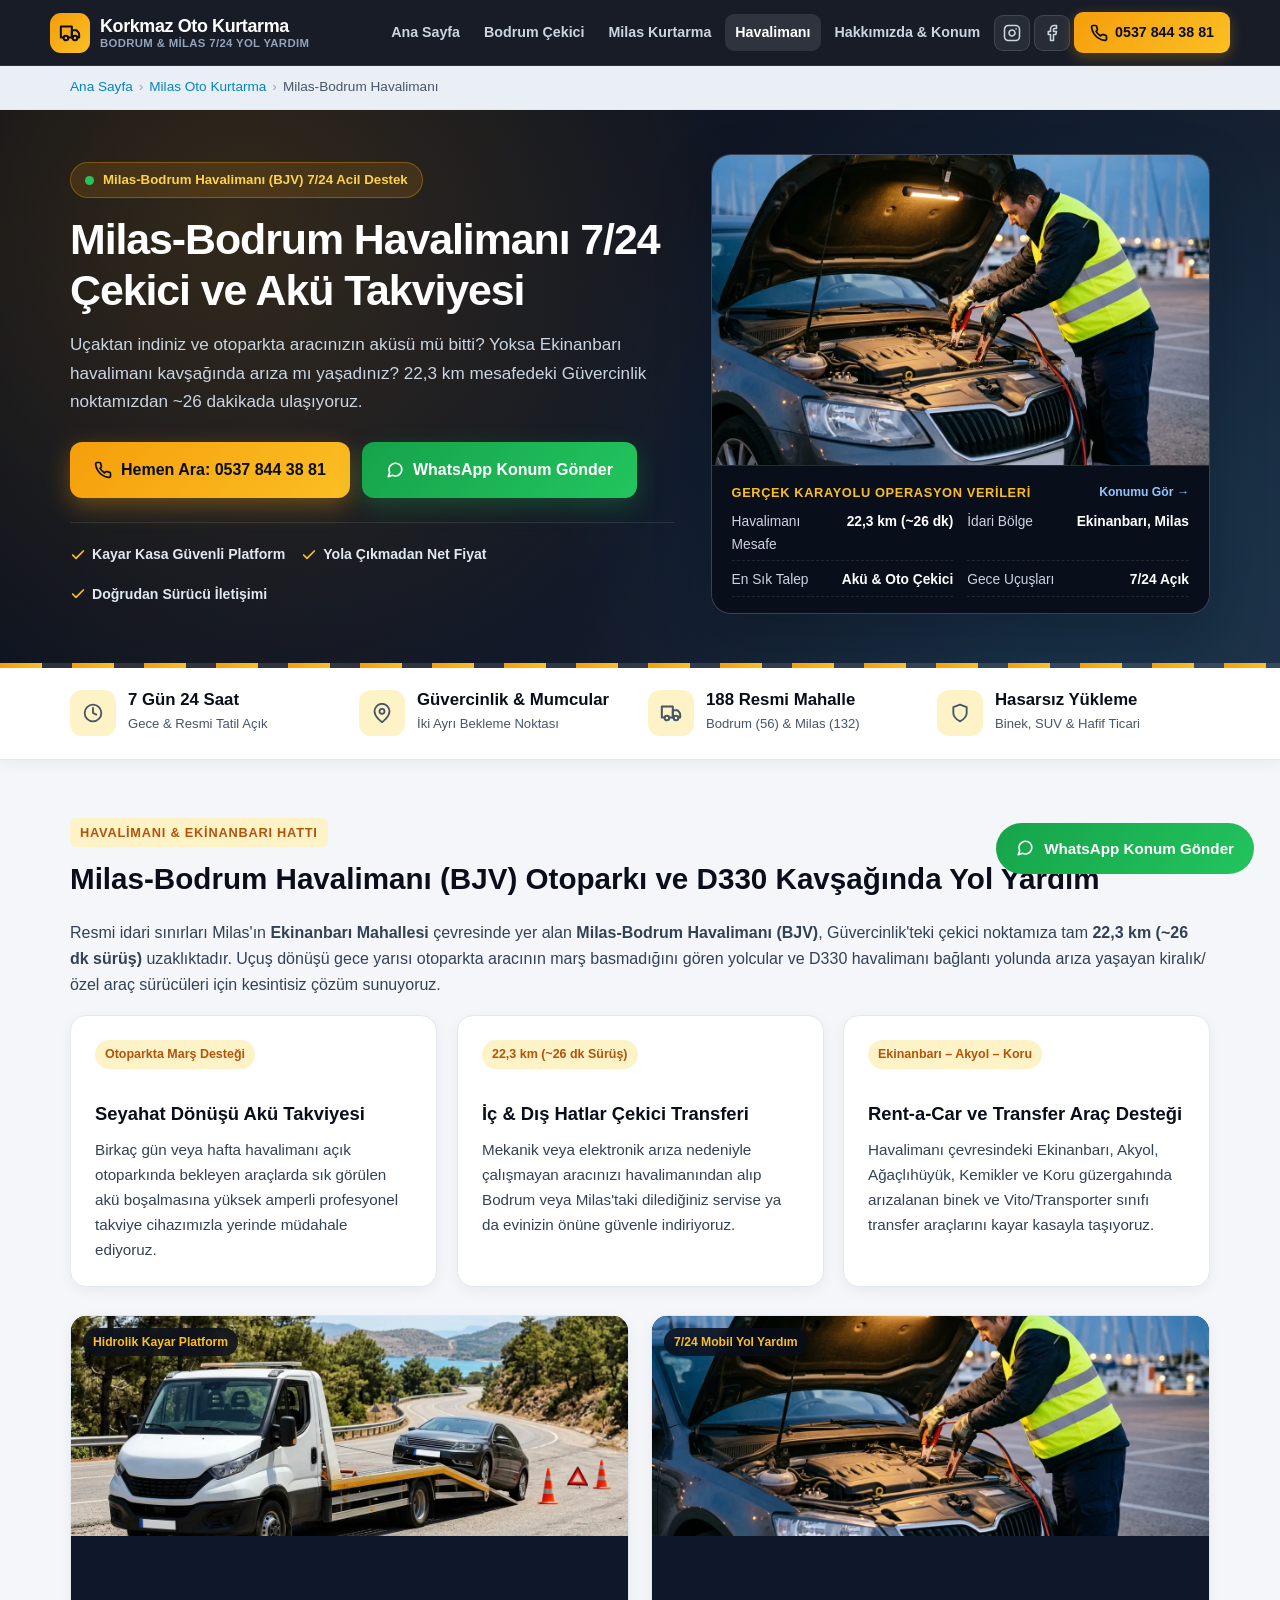
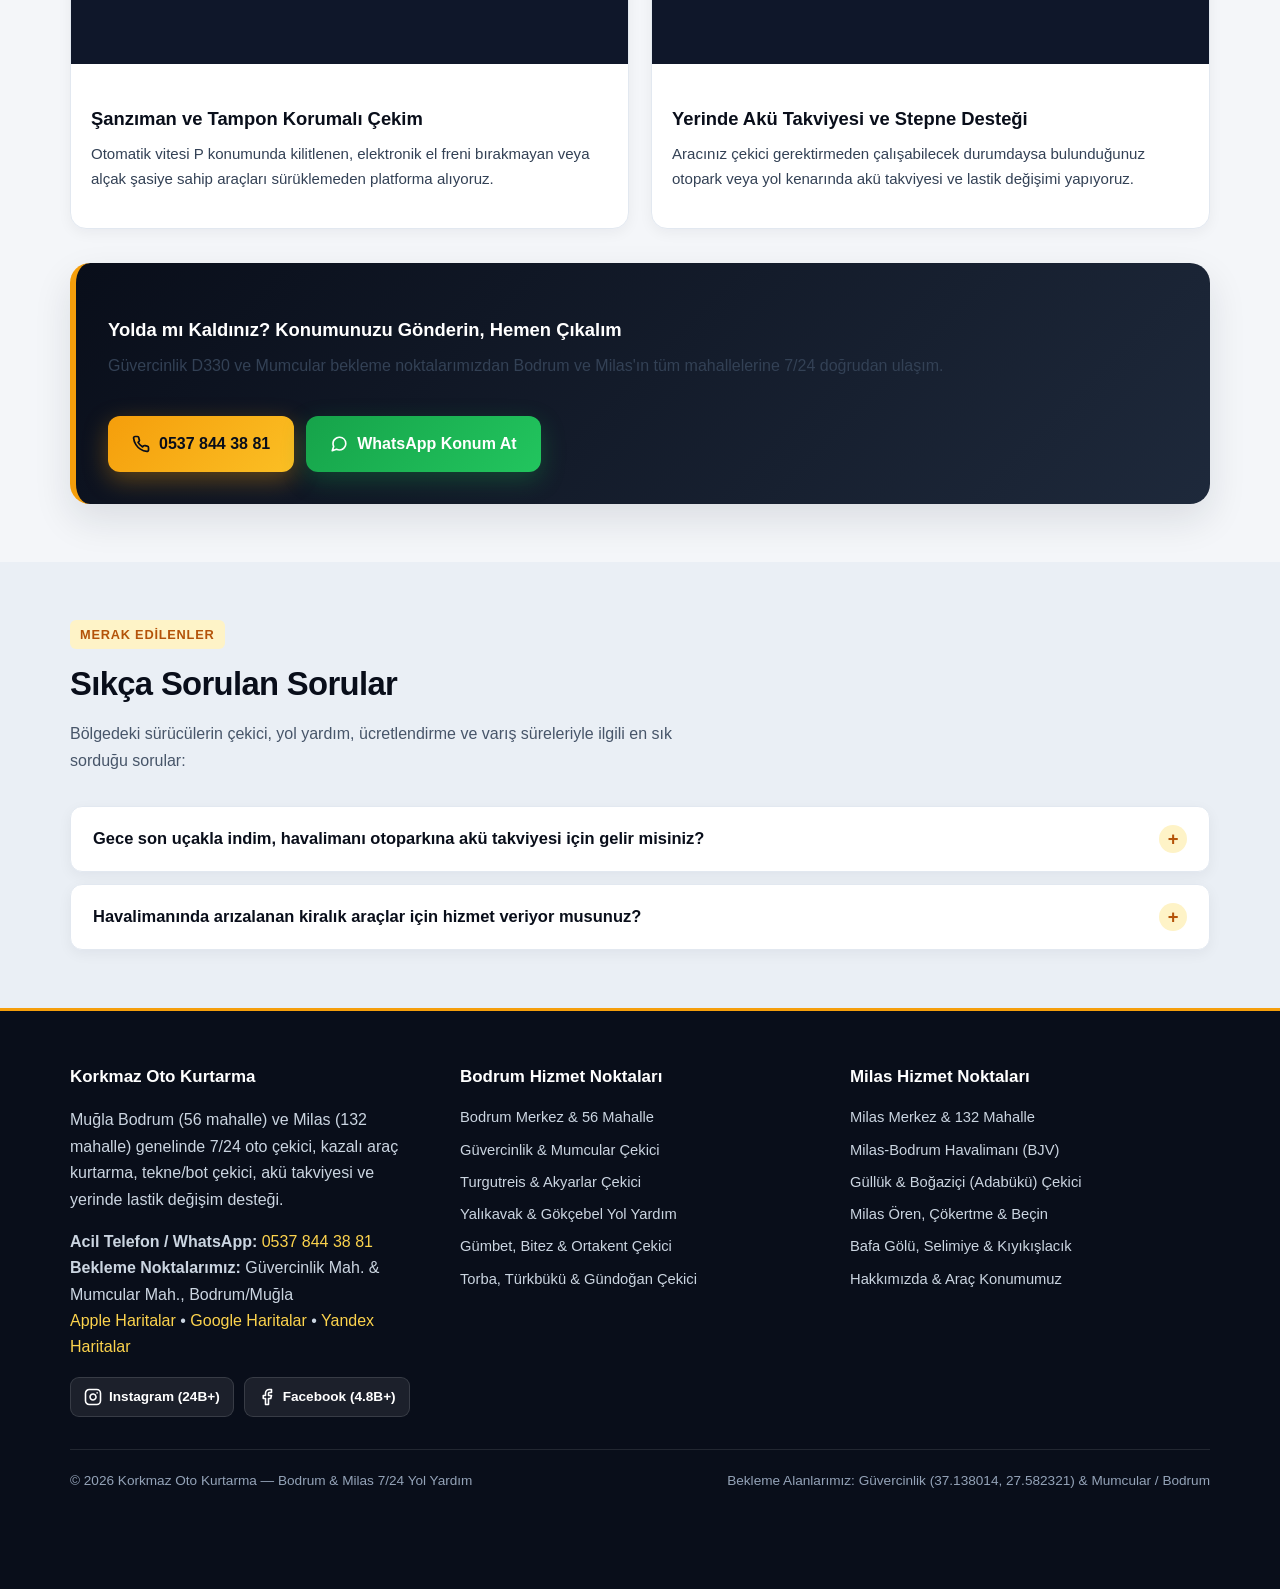
<file: milas-bodrum-havalimani-cekici.html>
<!DOCTYPE html>
<html lang="tr">
<head>
  <meta charset="utf-8">
  <meta name="viewport" content="width=device-width, initial-scale=1">
  <title>Bodrum Havalimanı Çekici & Akü Takviye | Korkmaz</title>
  <meta name="description" content="Milas-Bodrum Havalimanı (BJV) otoparkında 7/24 akü takviyesi, lastik değişimi ve oto çekici. Güvercinlik'ten 22,3 km (~26 dk): 0537 844 38 81.">
  <link rel="canonical" href="https://www.kurtaricibodrum.com/milas-bodrum-havalimani-cekici.html">
  <meta name="robots" content="index, follow">
  <meta name="geo.region" content="TR-48">
  <meta name="geo.placename" content="Güvercinlik, Bodrum, Muğla">
  <meta name="geo.position" content="37.138014;27.582321">
  <meta name="ICBM" content="37.138014, 27.582321">
  <meta property="og:locale" content="tr_TR">
  <meta property="og:type" content="website">
  <meta property="og:title" content="Bodrum Havalimanı Çekici & Akü Takviye | Korkmaz">
  <meta property="og:description" content="Milas-Bodrum Havalimanı (BJV) otoparkında 7/24 akü takviyesi, lastik değişimi ve oto çekici. Güvercinlik'ten 22,3 km (~26 dk): 0537 844 38 81.">
  <meta property="og:url" content="https://www.kurtaricibodrum.com/milas-bodrum-havalimani-cekici.html">
  <meta property="og:image" content="https://www.kurtaricibodrum.com/assets/img/yerinde-aku-takviyesi.webp">
  <meta property="og:site_name" content="Korkmaz Oto Kurtarma">
  <link rel="stylesheet" href="assets/style.css">
  <script type="application/ld+json">
[
  {
    "@context": "https://schema.org",
    "@type": "AutomotiveBusiness",
    "@id": "https://www.kurtaricibodrum.com/#korkmaz-oto-kurtarma",
    "name": "Korkmaz Oto Kurtarma",
    "url": "https://www.kurtaricibodrum.com/milas-bodrum-havalimani-cekici.html",
    "image": "https://www.kurtaricibodrum.com/assets/img/yerinde-aku-takviyesi.webp",
    "telephone": "+905378443881",
    "priceRange": "₺₺",
    "address": {
      "@type": "PostalAddress",
      "streetAddress": "Güvercinlik Mahallesi",
      "addressLocality": "Bodrum",
      "addressRegion": "Muğla",
      "postalCode": "48450",
      "addressCountry": "TR"
    },
    "geo": {
      "@type": "GeoCoordinates",
      "latitude": 37.138014,
      "longitude": 27.582321
    },
    "hasMap": "https://maps.apple.com/?ll=37.138014,27.582321&q=Korkmaz+Oto+Kurtarma",
    "openingHoursSpecification": [
      {
        "@type": "OpeningHoursSpecification",
        "dayOfWeek": [
          "Monday",
          "Tuesday",
          "Wednesday",
          "Thursday",
          "Friday",
          "Saturday",
          "Sunday"
        ],
        "opens": "00:00",
        "closes": "23:59"
      }
    ],
    "areaServed": [
      {
        "@type": "Place",
        "name": "Milas-Bodrum Havalimanı"
      },
      {
        "@type": "Place",
        "name": "Ekinanbarı, Milas"
      },
      {
        "@type": "Place",
        "name": "Akyol, Milas"
      },
      {
        "@type": "Place",
        "name": "Koru, Milas"
      },
      {
        "@type": "Place",
        "name": "Ağaçlıhüyük, Milas"
      }
    ],
    "sameAs": [
      "https://www.instagram.com/bodrum_korkmaz_oto_kurtarma/",
      "https://www.facebook.com/korkmazotoyolyardim",
      "https://maps.apple.com/?ll=37.138014,27.582321&q=Korkmaz+Oto+Kurtarma",
      "https://www.google.com/maps?q=37.138014,27.582321",
      "https://yandex.com.tr/harita/?pt=27.582321,37.138014&z=18&l=map"
    ]
  },
  {
    "@context": "https://schema.org",
    "@type": "BreadcrumbList",
    "itemListElement": [
      {
        "@type": "ListItem",
        "position": 1,
        "name": "Ana Sayfa",
        "item": "https://www.kurtaricibodrum.com/"
      },
      {
        "@type": "ListItem",
        "position": 2,
        "name": "Milas Oto Kurtarma",
        "item": "https://www.kurtaricibodrum.com/milas-oto-kurtarma.html"
      },
      {
        "@type": "ListItem",
        "position": 3,
        "name": "Milas-Bodrum Havalimanı",
        "item": "https://www.kurtaricibodrum.com/milas-bodrum-havalimani-cekici.html"
      }
    ]
  },
  {
    "@context": "https://schema.org",
    "@type": "FAQPage",
    "mainEntity": [
      {
        "@type": "Question",
        "name": "Gece son uçakla indim, havalimanı otoparkına akü takviyesi için gelir misiniz?",
        "acceptedAnswer": {
          "@type": "Answer",
          "text": "Evet, gece 02:00 veya sabah 05:00 fark etmeksizin uçuş saatiniz ne olursa olsun 0537 844 38 81 hattımızdan bize ulaşıp akü takviyesi veya çekici isteyebilirsiniz."
        }
      },
      {
        "@type": "Question",
        "name": "Havalimanında arızalanan kiralık araçlar için hizmet veriyor musunuz?",
        "acceptedAnswer": {
          "@type": "Answer",
          "text": "Evet, rent-a-car firmasının yönlendirdiği servise veya teslim ofisine aracınızı tutanaklı şekilde çekiyoruz."
        }
      }
    ]
  }
]
  </script>
</head>
<body>
  <header class="site-header">
    <div class="container header-inner">
      <a href="index.html" class="brand">
        <span class="brand-badge"><svg width="22" height="22" viewBox="0 0 24 24" fill="none" stroke="currentColor" stroke-width="2.2" stroke-linecap="round" stroke-linejoin="round" aria-hidden="true"><path d="M10 17h4V5H2v12h3"/><path d="M20 17h2v-3.34a4 4 0 0 0-1.17-2.83L19 9h-5v8h1"/><circle cx="7.5" cy="17.5" r="2.5"/><circle cx="17.5" cy="17.5" r="2.5"/></svg></span>
        <span class="brand-text">
          <span class="brand-title">Korkmaz Oto Kurtarma</span>
          <span class="brand-sub">Bodrum &amp; Milas 7/24 Yol Yardım</span>
        </span>
      </a>
      <button class="nav-toggle" type="button" aria-label="Menüyü aç" aria-expanded="false">&#9776; Menü</button>
      <nav class="main-nav" id="mainNav" aria-label="Ana menü">
        <a href="index.html" class="">Ana Sayfa</a><a href="bodrum-cekici.html" class="">Bodrum Çekici</a><a href="milas-oto-kurtarma.html" class="">Milas Kurtarma</a><a href="milas-bodrum-havalimani-cekici.html" class="active">Havalimanı</a><a href="hakkimizda.html" class="">Hakkımızda & Konum</a>
        <a href="https://www.instagram.com/bodrum_korkmaz_oto_kurtarma/" target="_blank" rel="noopener" class="header-social-icon" aria-label="Instagram (@bodrum_korkmaz_oto_kurtarma)" title="Instagram"><svg width="18" height="18" viewBox="0 0 24 24" fill="none" stroke="currentColor" stroke-width="2.1" stroke-linecap="round" stroke-linejoin="round" aria-hidden="true"><rect x="2" y="2" width="20" height="20" rx="5" ry="5"/><path d="M16 11.37A4 4 0 1 1 12.63 8 4 4 0 0 1 16 11.37z"/><line x1="17.5" y1="6.5" x2="17.51" y2="6.5"/></svg></a>
        <a href="https://www.facebook.com/korkmazotoyolyardim" target="_blank" rel="noopener" class="header-social-icon" aria-label="Facebook (Korkmaz Oto Kurtarma)" title="Facebook"><svg width="18" height="18" viewBox="0 0 24 24" fill="none" stroke="currentColor" stroke-width="2.1" stroke-linecap="round" stroke-linejoin="round" aria-hidden="true"><path d="M18 2h-3a5 5 0 0 0-5 5v3H7v4h3v8h4v-8h3l1-4h-4V7a1 1 0 0 1 1-1h3z"/></svg></a>
        <a href="tel:+905378443881" class="header-cta"><svg width="18" height="18" viewBox="0 0 24 24" fill="none" stroke="currentColor" stroke-width="2.3" stroke-linecap="round" stroke-linejoin="round" aria-hidden="true"><path d="M22 16.92v3a2 2 0 0 1-2.18 2 19.79 19.79 0 0 1-8.63-3.07 19.5 19.5 0 0 1-6-6 19.79 19.79 0 0 1-3.07-8.67A2 2 0 0 1 4.11 2h3a2 2 0 0 1 2 1.72c.12.96.36 1.9.7 2.81a2 2 0 0 1-.45 2.11L8.09 9.91a16 16 0 0 0 6 6l1.27-1.27a2 2 0 0 1 2.11-.45c.91.34 1.85.58 2.81.7A2 2 0 0 1 22 16.92z"/></svg> 0537 844 38 81</a>
      </nav>
    </div>
  </header>

  <nav class="breadcrumb" aria-label="Sayfa yolu"><div class="container"><ol><li><a href="index.html">Ana Sayfa</a></li><li><a href="milas-oto-kurtarma.html">Milas Oto Kurtarma</a></li><li aria-current="page">Milas-Bodrum Havalimanı</li></ol></div></nav>

  <main>
    <section class="hero">
      <div class="container hero-grid">
        <div class="hero-content">
          <span class="hero-tag"><span class="live-dot"></span> Milas-Bodrum Havalimanı (BJV) 7/24 Acil Destek</span>
          <h1>Milas-Bodrum Havalimanı 7/24 Çekici ve Akü Takviyesi</h1>
          <p class="lead">Uçaktan indiniz ve otoparkta aracınızın aküsü mü bitti? Yoksa Ekinanbarı havalimanı kavşağında arıza mı yaşadınız? 22,3 km mesafedeki Güvercinlik noktamızdan ~26 dakikada ulaşıyoruz.</p>
          <div class="cta-group">
            <a href="tel:+905378443881" class="btn btn-call"><svg width="18" height="18" viewBox="0 0 24 24" fill="none" stroke="currentColor" stroke-width="2.3" stroke-linecap="round" stroke-linejoin="round" aria-hidden="true"><path d="M22 16.92v3a2 2 0 0 1-2.18 2 19.79 19.79 0 0 1-8.63-3.07 19.5 19.5 0 0 1-6-6 19.79 19.79 0 0 1-3.07-8.67A2 2 0 0 1 4.11 2h3a2 2 0 0 1 2 1.72c.12.96.36 1.9.7 2.81a2 2 0 0 1-.45 2.11L8.09 9.91a16 16 0 0 0 6 6l1.27-1.27a2 2 0 0 1 2.11-.45c.91.34 1.85.58 2.81.7A2 2 0 0 1 22 16.92z"/></svg> Hemen Ara: 0537 844 38 81</a>
            <a href="https://wa.me/905378443881?text=Merhaba%2C%20Korkmaz%20Oto%20Kurtarma%27dan%20konumuma%20acil%20%C3%A7ekici%20%2F%20yol%20yard%C4%B1m%20deste%C4%9Fi%20istiyorum." class="btn btn-wa" rel="noopener" target="_blank"><svg width="18" height="18" viewBox="0 0 24 24" fill="none" stroke="currentColor" stroke-width="2.2" stroke-linecap="round" stroke-linejoin="round" aria-hidden="true"><path d="M21 11.5a8.38 8.38 0 0 1-.9 3.8 8.5 8.5 0 0 1-7.6 4.7 8.38 8.38 0 0 1-3.8-.9L3 21l1.9-5.7a8.38 8.38 0 0 1-.9-3.8 8.5 8.5 0 0 1 4.7-7.6 8.38 8.38 0 0 1 3.8-.9h.5a8.48 8.48 0 0 1 8 8v.5z"/></svg> WhatsApp Konum Gönder</a>
          </div>
          <div class="hero-trust">
            <span><svg width="16" height="16" viewBox="0 0 24 24" fill="none" stroke="currentColor" stroke-width="2.6" stroke-linecap="round" stroke-linejoin="round" aria-hidden="true"><polyline points="20 6 9 17 4 12"/></svg> Kayar Kasa Güvenli Platform</span>
            <span><svg width="16" height="16" viewBox="0 0 24 24" fill="none" stroke="currentColor" stroke-width="2.6" stroke-linecap="round" stroke-linejoin="round" aria-hidden="true"><polyline points="20 6 9 17 4 12"/></svg> Yola Çıkmadan Net Fiyat</span>
            <span><svg width="16" height="16" viewBox="0 0 24 24" fill="none" stroke="currentColor" stroke-width="2.6" stroke-linecap="round" stroke-linejoin="round" aria-hidden="true"><polyline points="20 6 9 17 4 12"/></svg> Doğrudan Sürücü İletişimi</span>
          </div>
        </div>
        <div class="hero-visual">
          <img src="assets/img/yerinde-aku-takviyesi.webp" alt="Milas Bodrum Havalimanı otoparkında akü takviyesi yapan yol yardım teknisyeni" width="1280" height="800" fetchpriority="high">
          <div class="hero-overlay-card">
            <p class="hero-overlay-title"><span>Gerçek Karayolu Operasyon Verileri</span> <a href="hakkimizda.html#harita">Konumu Gör &rarr;</a></p>
            <div class="stat-grid-mini">
              <div><span>Havalimanı Mesafe</span><strong>22,3 km (~26 dk)</strong></div><div><span>İdari Bölge</span><strong>Ekinanbarı, Milas</strong></div><div><span>En Sık Talep</span><strong>Akü & Oto Çekici</strong></div><div><span>Gece Uçuşları</span><strong>7/24 Açık</strong></div>
            </div>
          </div>
        </div>
      </div>
    </section>

    <div class="metric-ribbon">
      <div class="container metric-grid">
        <div class="metric-box">
          <span class="metric-icon"><svg width="20" height="20" viewBox="0 0 24 24" fill="none" stroke="currentColor" stroke-width="2.2" stroke-linecap="round" stroke-linejoin="round" aria-hidden="true"><circle cx="12" cy="12" r="10"/><polyline points="12 6 12 12 16 14"/></svg></span>
          <div>
            <strong>7 Gün 24 Saat</strong>
            <span>Gece &amp; Resmi Tatil Açık</span>
          </div>
        </div>
        <div class="metric-box">
          <span class="metric-icon"><svg width="20" height="20" viewBox="0 0 24 24" fill="none" stroke="currentColor" stroke-width="2.2" stroke-linecap="round" stroke-linejoin="round" aria-hidden="true"><path d="M21 10c0 7-9 13-9 13s-9-6-9-13a9 9 0 0 1 18 0z"/><circle cx="12" cy="10" r="3"/></svg></span>
          <div>
            <strong>Güvercinlik &amp; Mumcular</strong>
            <span>İki Ayrı Bekleme Noktası</span>
          </div>
        </div>
        <div class="metric-box">
          <span class="metric-icon"><svg width="22" height="22" viewBox="0 0 24 24" fill="none" stroke="currentColor" stroke-width="2.2" stroke-linecap="round" stroke-linejoin="round" aria-hidden="true"><path d="M10 17h4V5H2v12h3"/><path d="M20 17h2v-3.34a4 4 0 0 0-1.17-2.83L19 9h-5v8h1"/><circle cx="7.5" cy="17.5" r="2.5"/><circle cx="17.5" cy="17.5" r="2.5"/></svg></span>
          <div>
            <strong>188 Resmi Mahalle</strong>
            <span>Bodrum (56) &amp; Milas (132)</span>
          </div>
        </div>
        <div class="metric-box">
          <span class="metric-icon"><svg width="20" height="20" viewBox="0 0 24 24" fill="none" stroke="currentColor" stroke-width="2.2" stroke-linecap="round" stroke-linejoin="round" aria-hidden="true"><path d="M12 22s8-4 8-10V5l-8-3-8 3v7c0 6 8 10 8 10z"/></svg></span>
          <div>
            <strong>Hasarsız Yükleme</strong>
            <span>Binek, SUV &amp; Hafif Ticari</span>
          </div>
        </div>
      </div>
    </div>

    
<section class="section prose">
  <div class="container">
    <span class="section-kicker">Havalimanı &amp; Ekinanbarı Hattı</span>
    <h2>Milas-Bodrum Havalimanı (BJV) Otoparkı ve D330 Kavşağında Yol Yardım</h2>
    <p>Resmi idari sınırları Milas'ın <strong>Ekinanbarı Mahallesi</strong> çevresinde yer alan <strong>Milas-Bodrum Havalimanı (BJV)</strong>, Güvercinlik'teki çekici noktamıza tam <strong>22,3 km (~26 dk sürüş)</strong> uzaklıktadır. Uçuş dönüşü gece yarısı otoparkta aracının marş basmadığını gören yolcular ve D330 havalimanı bağlantı yolunda arıza yaşayan kiralık/özel araç sürücüleri için kesintisiz çözüm sunuyoruz.</p>
    <div class="grid-3">
      <div class="card">
        <span class="badge-km">Otoparkta Marş Desteği</span>
        <h3>Seyahat Dönüşü Akü Takviyesi</h3>
        <p>Birkaç gün veya hafta havalimanı açık otoparkında bekleyen araçlarda sık görülen akü boşalmasına yüksek amperli profesyonel takviye cihazımızla yerinde müdahale ediyoruz.</p>
      </div>
      <div class="card">
        <span class="badge-km">22,3 km (~26 dk Sürüş)</span>
        <h3>İç &amp; Dış Hatlar Çekici Transferi</h3>
        <p>Mekanik veya elektronik arıza nedeniyle çalışmayan aracınızı havalimanından alıp Bodrum veya Milas'taki dilediğiniz servise ya da evinizin önüne güvenle indiriyoruz.</p>
      </div>
      <div class="card">
        <span class="badge-km">Ekinanbarı – Akyol – Koru</span>
        <h3>Rent-a-Car ve Transfer Araç Desteği</h3>
        <p>Havalimanı çevresindeki Ekinanbarı, Akyol, Ağaçlıhüyük, Kemikler ve Koru güzergahında arızalanan binek ve Vito/Transporter sınıfı transfer araçlarını kayar kasayla taşıyoruz.</p>
      </div>
    </div>
    
<div class="service-grid" style="margin-top:28px;">
  <div class="service-card">
    <div class="service-img-wrap">
      <img src="assets/img/kayar-kasa-oto-kurtarma.webp" alt="Hidrolik kayar kasa oto kurtarıcı platforma araç yükleme" width="1280" height="800" loading="lazy">
      <span class="service-chip">Hidrolik Kayar Platform</span>
    </div>
    <div class="service-body">
      <h3>Şanzıman ve Tampon Korumalı Çekim</h3>
      <p>Otomatik vitesi P konumunda kilitlenen, elektronik el freni bırakmayan veya alçak şasiye sahip araçları sürüklemeden platforma alıyoruz.</p>
    </div>
  </div>
  <div class="service-card">
    <div class="service-img-wrap">
      <img src="assets/img/yerinde-aku-takviyesi.webp" alt="Gece otoparkta profesyonel akü takviyesi yol yardım desteği" width="1280" height="800" loading="lazy">
      <span class="service-chip">7/24 Mobil Yol Yardım</span>
    </div>
    <div class="service-body">
      <h3>Yerinde Akü Takviyesi ve Stepne Desteği</h3>
      <p>Aracınız çekici gerektirmeden çalışabilecek durumdaysa bulunduğunuz otopark veya yol kenarında akü takviyesi ve lastik değişimi yapıyoruz.</p>
    </div>
  </div>
</div>

    
<div class="cta-banner">
  <div>
    <h3>Yolda mı Kaldınız? Konumunuzu Gönderin, Hemen Çıkalım</h3>
    <p>Güvercinlik D330 ve Mumcular bekleme noktalarımızdan Bodrum ve Milas'ın tüm mahallelerine 7/24 doğrudan ulaşım.</p>
  </div>
  <div class="cta-group">
    <a href="tel:+905378443881" class="btn btn-call"><svg width="18" height="18" viewBox="0 0 24 24" fill="none" stroke="currentColor" stroke-width="2.3" stroke-linecap="round" stroke-linejoin="round" aria-hidden="true"><path d="M22 16.92v3a2 2 0 0 1-2.18 2 19.79 19.79 0 0 1-8.63-3.07 19.5 19.5 0 0 1-6-6 19.79 19.79 0 0 1-3.07-8.67A2 2 0 0 1 4.11 2h3a2 2 0 0 1 2 1.72c.12.96.36 1.9.7 2.81a2 2 0 0 1-.45 2.11L8.09 9.91a16 16 0 0 0 6 6l1.27-1.27a2 2 0 0 1 2.11-.45c.91.34 1.85.58 2.81.7A2 2 0 0 1 22 16.92z"/></svg> 0537 844 38 81</a>
    <a href="https://wa.me/905378443881?text=Merhaba%2C%20Korkmaz%20Oto%20Kurtarma%27dan%20konumuma%20acil%20%C3%A7ekici%20%2F%20yol%20yard%C4%B1m%20deste%C4%9Fi%20istiyorum." class="btn btn-wa" rel="noopener" target="_blank"><svg width="18" height="18" viewBox="0 0 24 24" fill="none" stroke="currentColor" stroke-width="2.2" stroke-linecap="round" stroke-linejoin="round" aria-hidden="true"><path d="M21 11.5a8.38 8.38 0 0 1-.9 3.8 8.5 8.5 0 0 1-7.6 4.7 8.38 8.38 0 0 1-3.8-.9L3 21l1.9-5.7a8.38 8.38 0 0 1-.9-3.8 8.5 8.5 0 0 1 4.7-7.6 8.38 8.38 0 0 1 3.8-.9h.5a8.48 8.48 0 0 1 8 8v.5z"/></svg> WhatsApp Konum At</a>
  </div>
</div>

  </div>
</section>


    
        <section class="section section-alt" id="sss">
          <div class="container">
            <div class="section-header">
              <span class="section-kicker">Merak Edilenler</span>
              <h2 class="section-title">Sıkça Sorulan Sorular</h2>
              <p class="section-sub">Bölgedeki sürücülerin çekici, yol yardım, ücretlendirme ve varış süreleriyle ilgili en sık sorduğu sorular:</p>
            </div>
            <div class="faq-list">
              <details class="faq-item"><summary>Gece son uçakla indim, havalimanı otoparkına akü takviyesi için gelir misiniz?</summary><p>Evet, gece 02:00 veya sabah 05:00 fark etmeksizin uçuş saatiniz ne olursa olsun 0537 844 38 81 hattımızdan bize ulaşıp akü takviyesi veya çekici isteyebilirsiniz.</p></details><details class="faq-item"><summary>Havalimanında arızalanan kiralık araçlar için hizmet veriyor musunuz?</summary><p>Evet, rent-a-car firmasının yönlendirdiği servise veya teslim ofisine aracınızı tutanaklı şekilde çekiyoruz.</p></details>
            </div>
          </div>
        </section>
        
  </main>

  <footer class="site-footer">
    <div class="container">
      <div class="footer-grid">
        <div>
          <h3>Korkmaz Oto Kurtarma</h3>
          <p>Muğla Bodrum (56 mahalle) ve Milas (132 mahalle) genelinde 7/24 oto çekici, kazalı araç kurtarma, tekne/bot çekici, akü takviyesi ve yerinde lastik değişim desteği.</p>
          <p><strong>Acil Telefon / WhatsApp:</strong> <a href="tel:+905378443881">0537 844 38 81</a><br>
          <strong>Bekleme Noktalarımız:</strong> Güvercinlik Mah. &amp; Mumcular Mah., Bodrum/Muğla<br>
          <a href="https://maps.apple.com/?ll=37.138014,27.582321&q=Korkmaz+Oto+Kurtarma" target="_blank" rel="noopener">Apple Haritalar</a> &bull; <a href="https://www.google.com/maps?q=37.138014,27.582321" target="_blank" rel="noopener">Google Haritalar</a> &bull; <a href="https://yandex.com.tr/harita/?pt=27.582321,37.138014&z=18&l=map" target="_blank" rel="noopener">Yandex Haritalar</a></p>
          <div class="footer-social-row">
            <a href="https://www.instagram.com/bodrum_korkmaz_oto_kurtarma/" target="_blank" rel="noopener" class="footer-social-btn"><svg width="18" height="18" viewBox="0 0 24 24" fill="none" stroke="currentColor" stroke-width="2.1" stroke-linecap="round" stroke-linejoin="round" aria-hidden="true"><rect x="2" y="2" width="20" height="20" rx="5" ry="5"/><path d="M16 11.37A4 4 0 1 1 12.63 8 4 4 0 0 1 16 11.37z"/><line x1="17.5" y1="6.5" x2="17.51" y2="6.5"/></svg> Instagram (24B+)</a>
            <a href="https://www.facebook.com/korkmazotoyolyardim" target="_blank" rel="noopener" class="footer-social-btn"><svg width="18" height="18" viewBox="0 0 24 24" fill="none" stroke="currentColor" stroke-width="2.1" stroke-linecap="round" stroke-linejoin="round" aria-hidden="true"><path d="M18 2h-3a5 5 0 0 0-5 5v3H7v4h3v8h4v-8h3l1-4h-4V7a1 1 0 0 1 1-1h3z"/></svg> Facebook (4.8B+)</a>
          </div>
        </div>
        <div>
          <h3>Bodrum Hizmet Noktaları</h3>
          <ul class="footer-links">
            <li><a href="bodrum-cekici.html">Bodrum Merkez &amp; 56 Mahalle</a></li>
            <li><a href="guvercinlik-cekici.html">Güvercinlik &amp; Mumcular Çekici</a></li>
            <li><a href="turgutreis-cekici.html">Turgutreis &amp; Akyarlar Çekici</a></li>
            <li><a href="yalikavak-yol-yardim.html">Yalıkavak &amp; Gökçebel Yol Yardım</a></li>
            <li><a href="gumbet-bitez-ortakent-cekici.html">Gümbet, Bitez &amp; Ortakent Çekici</a></li>
            <li><a href="torba-turkbuku-gundogan-cekici.html">Torba, Türkbükü &amp; Gündoğan Çekici</a></li>
          </ul>
        </div>
        <div>
          <h3>Milas Hizmet Noktaları</h3>
          <ul class="footer-links">
            <li><a href="milas-oto-kurtarma.html">Milas Merkez &amp; 132 Mahalle</a></li>
            <li><a href="milas-bodrum-havalimani-cekici.html">Milas-Bodrum Havalimanı (BJV)</a></li>
            <li><a href="gulluk-bogazici-cekici.html">Güllük &amp; Boğaziçi (Adabükü) Çekici</a></li>
            <li><a href="oren-cekici.html">Milas Ören, Çökertme &amp; Beçin</a></li>
            <li><a href="bafa-selimiye-cekici.html">Bafa Gölü, Selimiye &amp; Kıyıkışlacık</a></li>
            <li><a href="hakkimizda.html">Hakkımızda &amp; Araç Konumumuz</a></li>
          </ul>
        </div>
      </div>
      <div class="footer-bottom">
        <span>&copy; 2026 Korkmaz Oto Kurtarma — Bodrum &amp; Milas 7/24 Yol Yardım</span>
        <span>Bekleme Alanlarımız: Güvercinlik (37.138014, 27.582321) &amp; Mumcular / Bodrum</span>
      </div>
    </div>
  </footer>

  <a href="https://wa.me/905378443881?text=Merhaba%2C%20Korkmaz%20Oto%20Kurtarma%27dan%20konumuma%20acil%20%C3%A7ekici%20%2F%20yol%20yard%C4%B1m%20deste%C4%9Fi%20istiyorum." class="desktop-wa-float" rel="noopener" target="_blank" aria-label="WhatsApp üzerinden konum gönder">
    <svg width="18" height="18" viewBox="0 0 24 24" fill="none" stroke="currentColor" stroke-width="2.2" stroke-linecap="round" stroke-linejoin="round" aria-hidden="true"><path d="M21 11.5a8.38 8.38 0 0 1-.9 3.8 8.5 8.5 0 0 1-7.6 4.7 8.38 8.38 0 0 1-3.8-.9L3 21l1.9-5.7a8.38 8.38 0 0 1-.9-3.8 8.5 8.5 0 0 1 4.7-7.6 8.38 8.38 0 0 1 3.8-.9h.5a8.48 8.48 0 0 1 8 8v.5z"/></svg> <span>WhatsApp Konum Gönder</span>
  </a>

  <div class="mobile-sticky-bar" role="region" aria-label="Acil iletişim çubuğu">
    <a href="tel:+905378443881" class="btn-call"><svg width="18" height="18" viewBox="0 0 24 24" fill="none" stroke="currentColor" stroke-width="2.3" stroke-linecap="round" stroke-linejoin="round" aria-hidden="true"><path d="M22 16.92v3a2 2 0 0 1-2.18 2 19.79 19.79 0 0 1-8.63-3.07 19.5 19.5 0 0 1-6-6 19.79 19.79 0 0 1-3.07-8.67A2 2 0 0 1 4.11 2h3a2 2 0 0 1 2 1.72c.12.96.36 1.9.7 2.81a2 2 0 0 1-.45 2.11L8.09 9.91a16 16 0 0 0 6 6l1.27-1.27a2 2 0 0 1 2.11-.45c.91.34 1.85.58 2.81.7A2 2 0 0 1 22 16.92z"/></svg> Hemen Ara</a>
    <a href="https://wa.me/905378443881?text=Merhaba%2C%20Korkmaz%20Oto%20Kurtarma%27dan%20konumuma%20acil%20%C3%A7ekici%20%2F%20yol%20yard%C4%B1m%20deste%C4%9Fi%20istiyorum." class="btn-wa" rel="noopener" target="_blank"><svg width="18" height="18" viewBox="0 0 24 24" fill="none" stroke="currentColor" stroke-width="2.2" stroke-linecap="round" stroke-linejoin="round" aria-hidden="true"><path d="M21 11.5a8.38 8.38 0 0 1-.9 3.8 8.5 8.5 0 0 1-7.6 4.7 8.38 8.38 0 0 1-3.8-.9L3 21l1.9-5.7a8.38 8.38 0 0 1-.9-3.8 8.5 8.5 0 0 1 4.7-7.6 8.38 8.38 0 0 1 3.8-.9h.5a8.48 8.48 0 0 1 8 8v.5z"/></svg> Konum Gönder</a>
  </div>

  <script>
    (function () {
      var hdr = document.querySelector('.site-header');
      var navBtn = document.querySelector('.nav-toggle');
      var navEl = document.getElementById('mainNav');
      if (navBtn && navEl) {
        navBtn.addEventListener('click', function () {
          var isOpen = navEl.classList.toggle('open');
          navBtn.setAttribute('aria-expanded', isOpen ? 'true' : 'false');
        });
      }
      if (hdr) {
        window.addEventListener('scroll', function () {
          hdr.classList.toggle('scrolled', window.scrollY > 24);
        }, { passive: true });
      }
      if ('IntersectionObserver' in window) {
        document.documentElement.classList.add('js-anim');
        var targets = document.querySelectorAll('.service-card, .card, .step-card, .table-wrap, .cta-banner, .faq-item, .section-header');
        var io = new IntersectionObserver(function (entries) {
          entries.forEach(function (e) {
            if (e.isIntersecting) {
              e.target.classList.add('is-visible');
              io.unobserve(e.target);
            }
          });
        }, { threshold: 0.08, rootMargin: '0px 0px -30px 0px' });
        targets.forEach(function (el, i) {
          el.classList.add('reveal');
          var mod = i % 3;
          if (mod === 1) el.classList.add('reveal-d1');
          if (mod === 2) el.classList.add('reveal-d2');
          io.observe(el);
        });
      }
    })();
  </script>
</body>
</html>
</file>
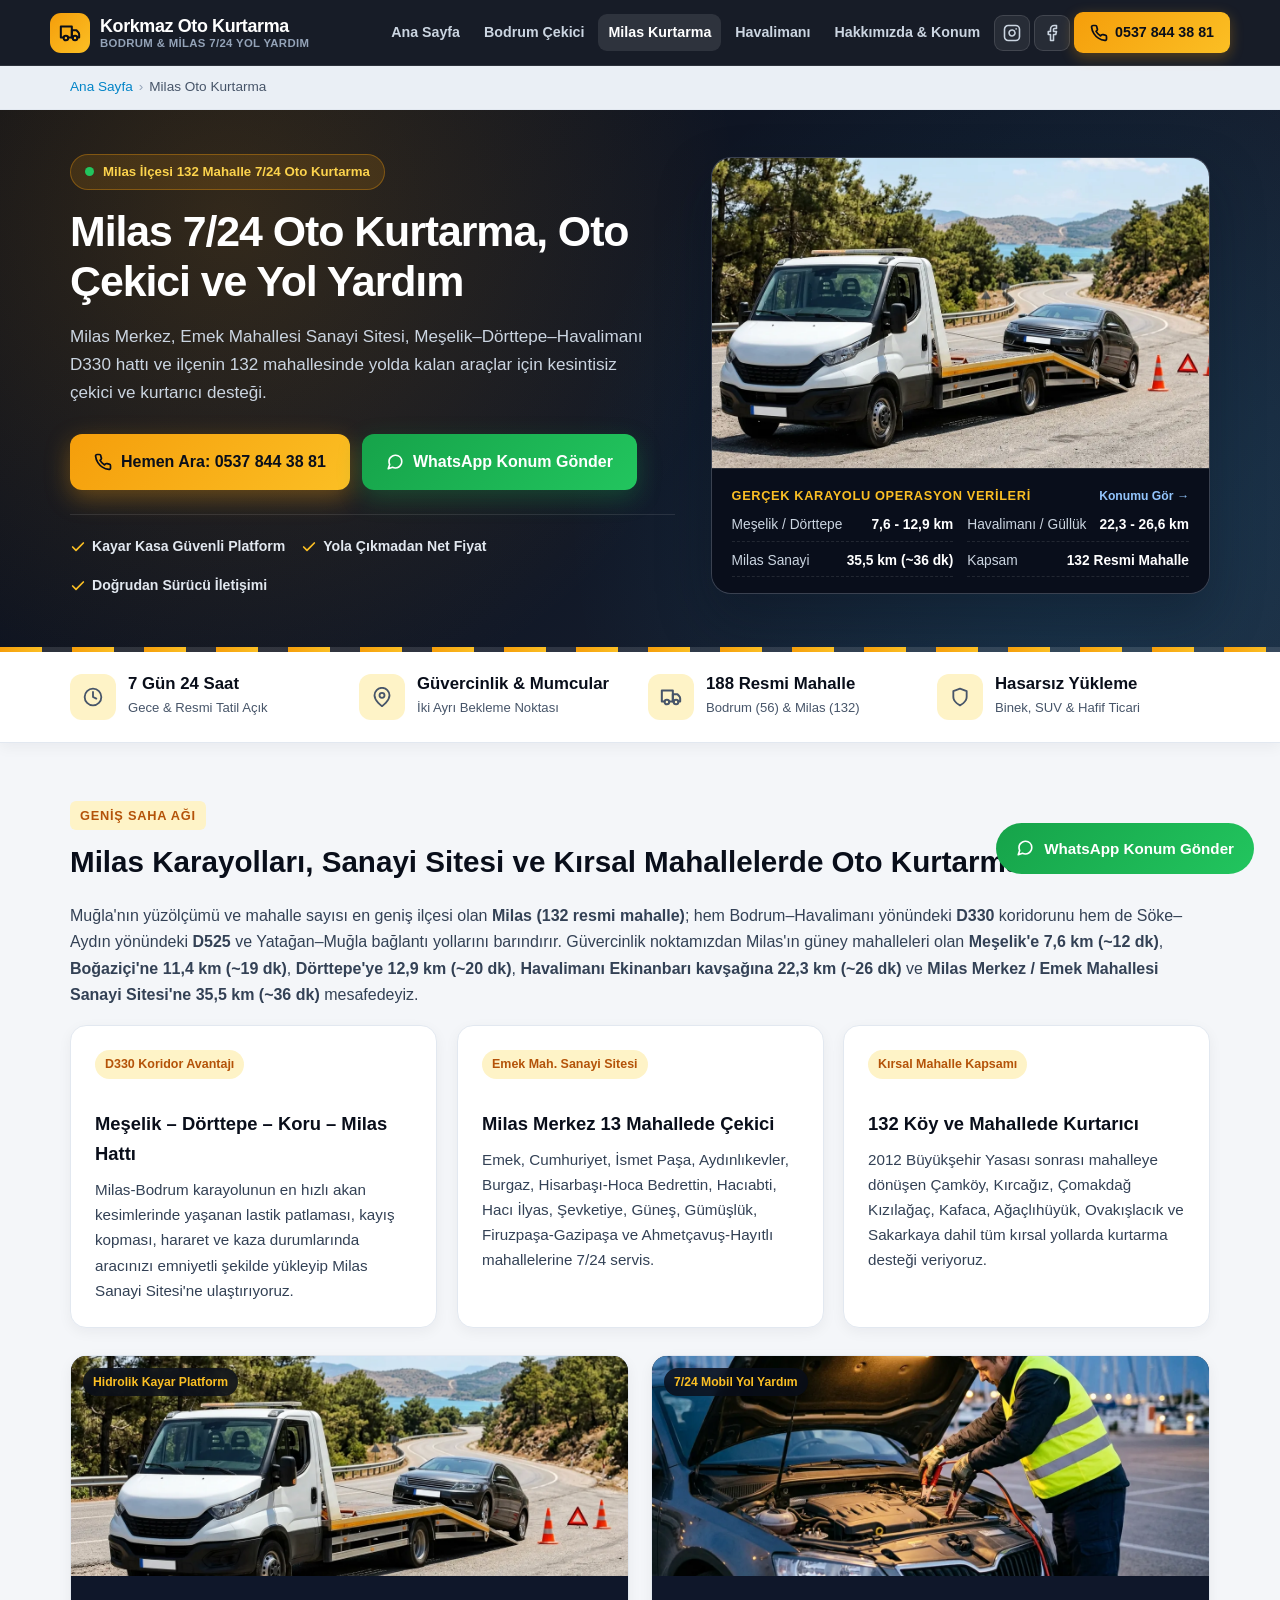
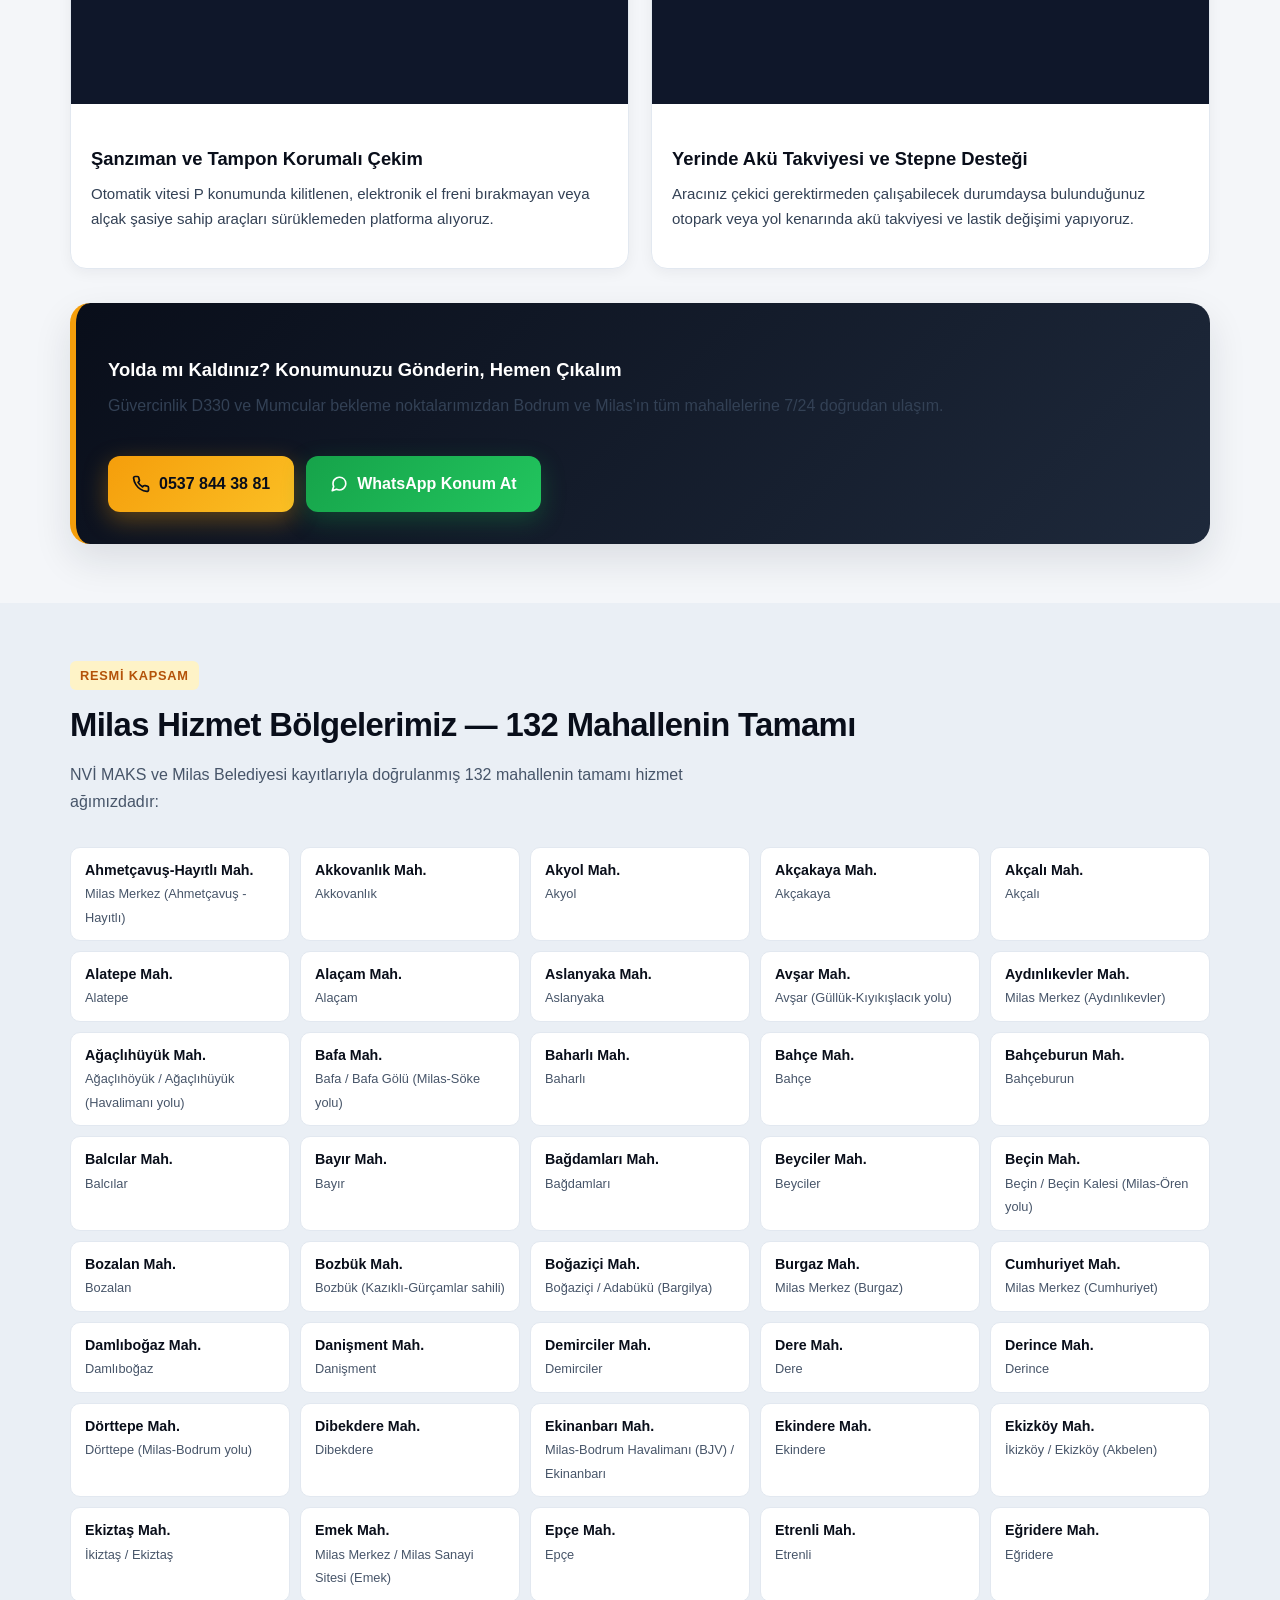
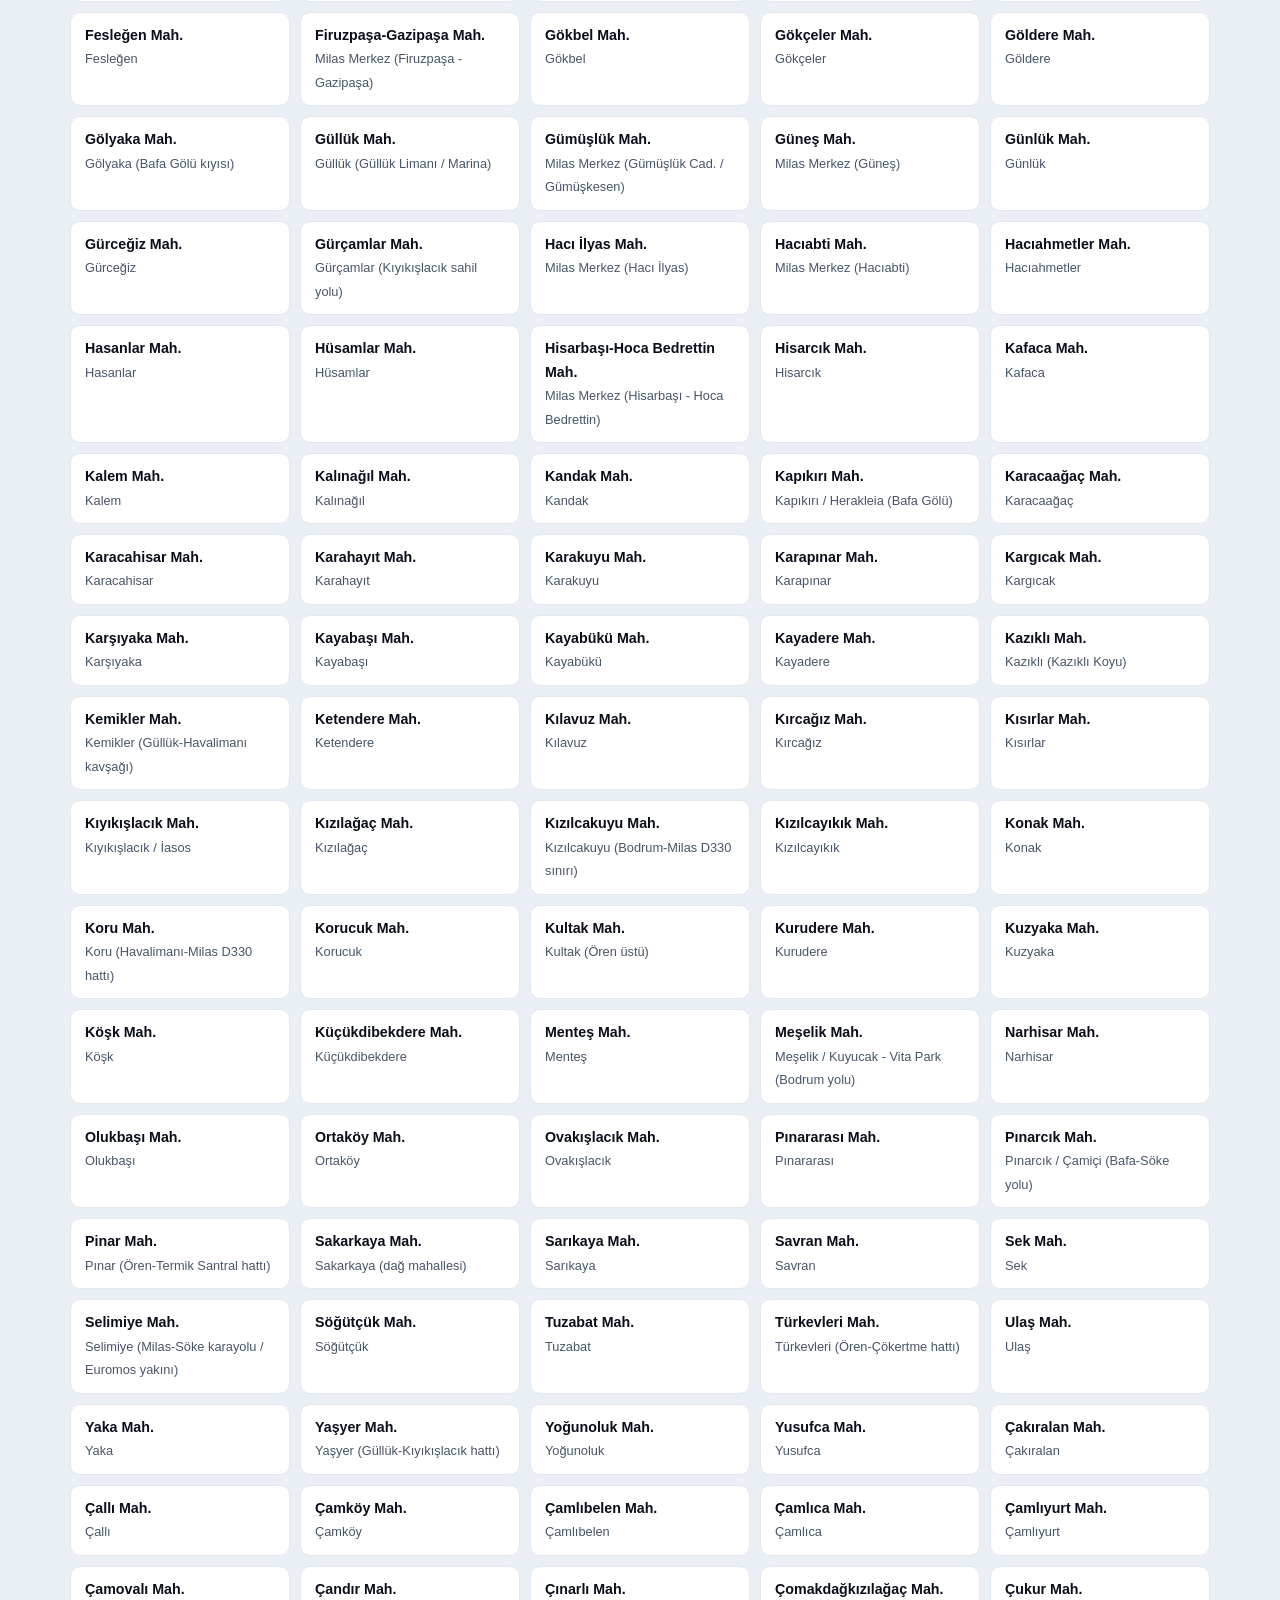
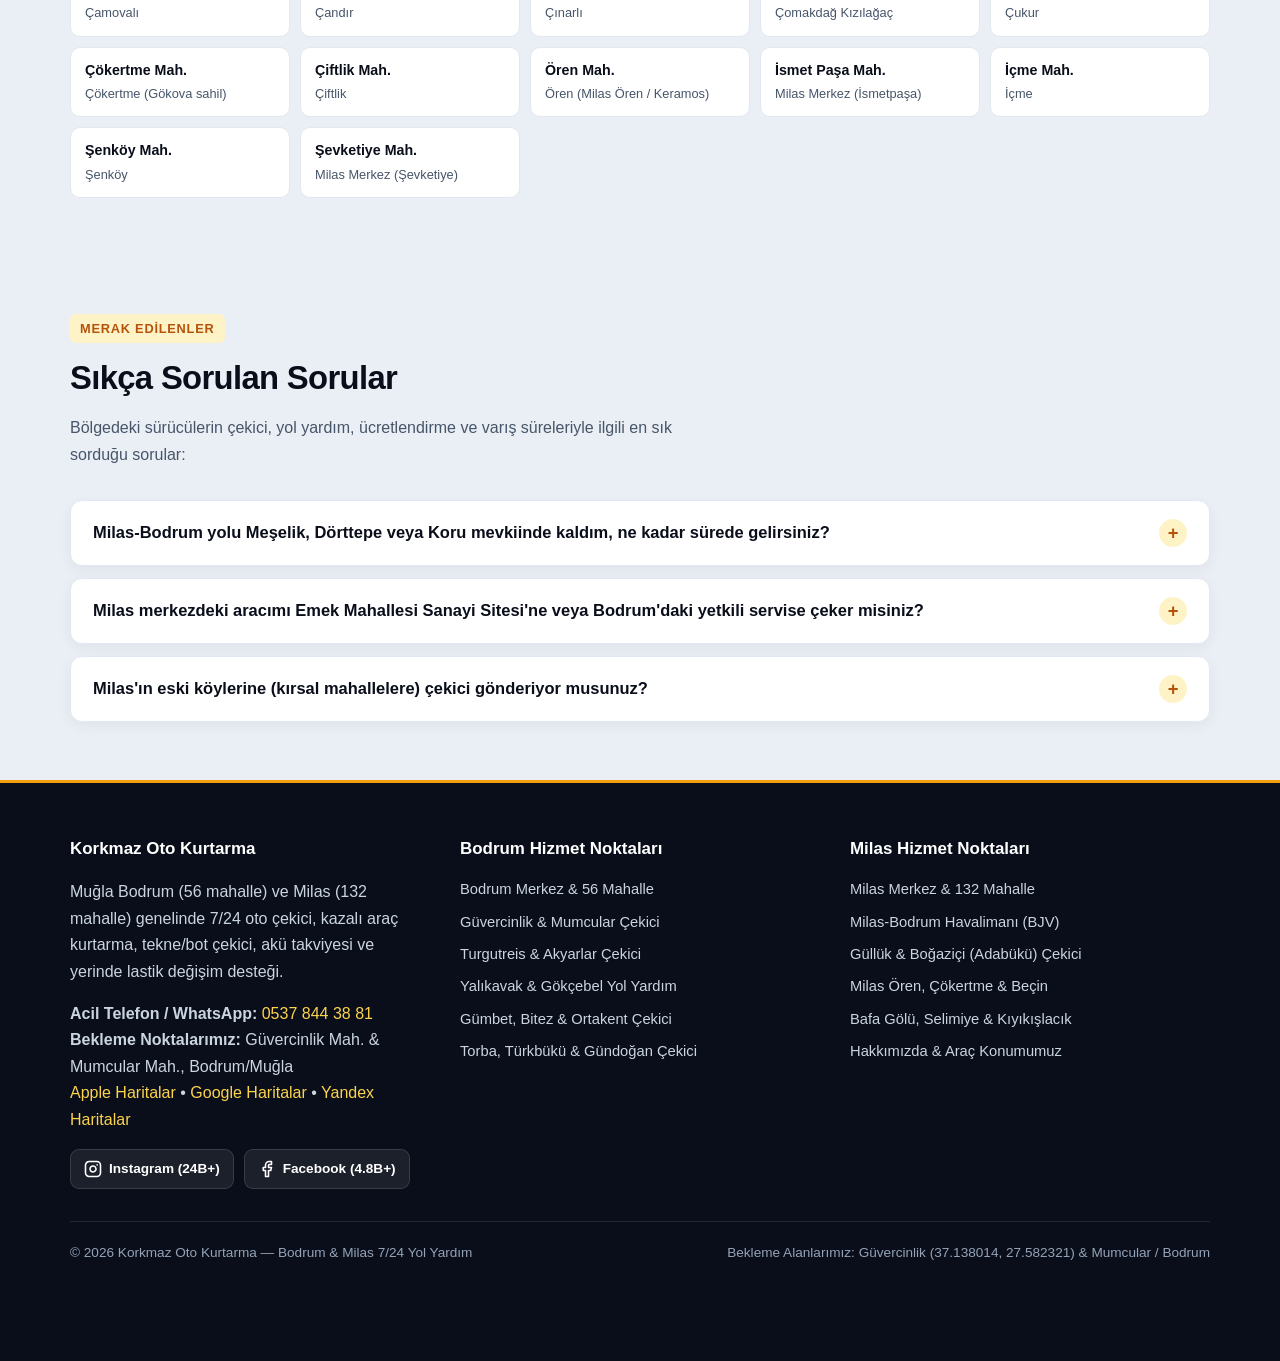
<file: milas-oto-kurtarma.html>
<!DOCTYPE html>
<html lang="tr">
<head>
  <meta charset="utf-8">
  <meta name="viewport" content="width=device-width, initial-scale=1">
  <title>Milas Oto Kurtarma ve 7/24 Çekici | Korkmaz</title>
  <meta name="description" content="Milas merkez, D330 karayolu, Güllük, Ören ve 132 mahallenin tamamında 7/24 oto kurtarma ve çekici. Hızlı müdahale için arayın: 0537 844 38 81.">
  <link rel="canonical" href="https://www.kurtaricibodrum.com/milas-oto-kurtarma.html">
  <meta name="robots" content="index, follow">
  <meta name="geo.region" content="TR-48">
  <meta name="geo.placename" content="Güvercinlik, Bodrum, Muğla">
  <meta name="geo.position" content="37.138014;27.582321">
  <meta name="ICBM" content="37.138014, 27.582321">
  <meta property="og:locale" content="tr_TR">
  <meta property="og:type" content="website">
  <meta property="og:title" content="Milas Oto Kurtarma ve 7/24 Çekici | Korkmaz">
  <meta property="og:description" content="Milas merkez, D330 karayolu, Güllük, Ören ve 132 mahallenin tamamında 7/24 oto kurtarma ve çekici. Hızlı müdahale için arayın: 0537 844 38 81.">
  <meta property="og:url" content="https://www.kurtaricibodrum.com/milas-oto-kurtarma.html">
  <meta property="og:image" content="https://www.kurtaricibodrum.com/assets/img/kayar-kasa-oto-kurtarma.webp">
  <meta property="og:site_name" content="Korkmaz Oto Kurtarma">
  <link rel="stylesheet" href="assets/style.css">
  <script type="application/ld+json">
[
  {
    "@context": "https://schema.org",
    "@type": "AutomotiveBusiness",
    "@id": "https://www.kurtaricibodrum.com/#korkmaz-oto-kurtarma",
    "name": "Korkmaz Oto Kurtarma",
    "url": "https://www.kurtaricibodrum.com/milas-oto-kurtarma.html",
    "image": "https://www.kurtaricibodrum.com/assets/img/kayar-kasa-oto-kurtarma.webp",
    "telephone": "+905378443881",
    "priceRange": "₺₺",
    "address": {
      "@type": "PostalAddress",
      "streetAddress": "Güvercinlik Mahallesi",
      "addressLocality": "Bodrum",
      "addressRegion": "Muğla",
      "postalCode": "48450",
      "addressCountry": "TR"
    },
    "geo": {
      "@type": "GeoCoordinates",
      "latitude": 37.138014,
      "longitude": 27.582321
    },
    "hasMap": "https://maps.apple.com/?ll=37.138014,27.582321&q=Korkmaz+Oto+Kurtarma",
    "openingHoursSpecification": [
      {
        "@type": "OpeningHoursSpecification",
        "dayOfWeek": [
          "Monday",
          "Tuesday",
          "Wednesday",
          "Thursday",
          "Friday",
          "Saturday",
          "Sunday"
        ],
        "opens": "00:00",
        "closes": "23:59"
      }
    ],
    "areaServed": [
      {
        "@type": "Place",
        "name": "Milas, Muğla"
      },
      {
        "@type": "Place",
        "name": "Meşelik, Milas"
      },
      {
        "@type": "Place",
        "name": "Dörttepe, Milas"
      },
      {
        "@type": "Place",
        "name": "Emek, Milas"
      },
      {
        "@type": "Place",
        "name": "Güllük, Milas"
      },
      {
        "@type": "Place",
        "name": "Ören, Milas"
      },
      {
        "@type": "Place",
        "name": "Bafa, Milas"
      }
    ],
    "sameAs": [
      "https://www.instagram.com/bodrum_korkmaz_oto_kurtarma/",
      "https://www.facebook.com/korkmazotoyolyardim",
      "https://maps.apple.com/?ll=37.138014,27.582321&q=Korkmaz+Oto+Kurtarma",
      "https://www.google.com/maps?q=37.138014,27.582321",
      "https://yandex.com.tr/harita/?pt=27.582321,37.138014&z=18&l=map"
    ]
  },
  {
    "@context": "https://schema.org",
    "@type": "BreadcrumbList",
    "itemListElement": [
      {
        "@type": "ListItem",
        "position": 1,
        "name": "Ana Sayfa",
        "item": "https://www.kurtaricibodrum.com/"
      },
      {
        "@type": "ListItem",
        "position": 2,
        "name": "Milas Oto Kurtarma",
        "item": "https://www.kurtaricibodrum.com/milas-oto-kurtarma.html"
      }
    ]
  },
  {
    "@context": "https://schema.org",
    "@type": "FAQPage",
    "mainEntity": [
      {
        "@type": "Question",
        "name": "Milas-Bodrum yolu Meşelik, Dörttepe veya Koru mevkiinde kaldım, ne kadar sürede gelirsiniz?",
        "acceptedAnswer": {
          "@type": "Answer",
          "text": "Aracımız Güvercinlik'te beklediği için Meşelik'e 7,6 km (~15 dk), Dörttepe'ye 12,9 km (~22 dk), Havalimanı/Koru hattına ise 22–28 km (~28–35 dk) içinde ulaşabiliyoruz."
        }
      },
      {
        "@type": "Question",
        "name": "Milas merkezdeki aracımı Emek Mahallesi Sanayi Sitesi'ne veya Bodrum'daki yetkili servise çeker misiniz?",
        "acceptedAnswer": {
          "@type": "Answer",
          "text": "Evet. Aracınızı ister Milas Sanayi Sitesi'ndeki ustanıza ister Bodrum Konacık/Turgutreis veya Muğla/İzmir yetkili servislerine güvenle taşıyoruz."
        }
      },
      {
        "@type": "Question",
        "name": "Milas'ın eski köylerine (kırsal mahallelere) çekici gönderiyor musunuz?",
        "acceptedAnswer": {
          "@type": "Answer",
          "text": "Evet, Milas'ın 132 resmi mahallesinin tamamına asfalt veya stabilize köy yolu ayrımı olmaksızın uygun kurtarıcı yönlendiriyoruz."
        }
      }
    ]
  }
]
  </script>
</head>
<body>
  <header class="site-header">
    <div class="container header-inner">
      <a href="index.html" class="brand">
        <span class="brand-badge"><svg width="22" height="22" viewBox="0 0 24 24" fill="none" stroke="currentColor" stroke-width="2.2" stroke-linecap="round" stroke-linejoin="round" aria-hidden="true"><path d="M10 17h4V5H2v12h3"/><path d="M20 17h2v-3.34a4 4 0 0 0-1.17-2.83L19 9h-5v8h1"/><circle cx="7.5" cy="17.5" r="2.5"/><circle cx="17.5" cy="17.5" r="2.5"/></svg></span>
        <span class="brand-text">
          <span class="brand-title">Korkmaz Oto Kurtarma</span>
          <span class="brand-sub">Bodrum &amp; Milas 7/24 Yol Yardım</span>
        </span>
      </a>
      <button class="nav-toggle" type="button" aria-label="Menüyü aç" aria-expanded="false">&#9776; Menü</button>
      <nav class="main-nav" id="mainNav" aria-label="Ana menü">
        <a href="index.html" class="">Ana Sayfa</a><a href="bodrum-cekici.html" class="">Bodrum Çekici</a><a href="milas-oto-kurtarma.html" class="active">Milas Kurtarma</a><a href="milas-bodrum-havalimani-cekici.html" class="">Havalimanı</a><a href="hakkimizda.html" class="">Hakkımızda & Konum</a>
        <a href="https://www.instagram.com/bodrum_korkmaz_oto_kurtarma/" target="_blank" rel="noopener" class="header-social-icon" aria-label="Instagram (@bodrum_korkmaz_oto_kurtarma)" title="Instagram"><svg width="18" height="18" viewBox="0 0 24 24" fill="none" stroke="currentColor" stroke-width="2.1" stroke-linecap="round" stroke-linejoin="round" aria-hidden="true"><rect x="2" y="2" width="20" height="20" rx="5" ry="5"/><path d="M16 11.37A4 4 0 1 1 12.63 8 4 4 0 0 1 16 11.37z"/><line x1="17.5" y1="6.5" x2="17.51" y2="6.5"/></svg></a>
        <a href="https://www.facebook.com/korkmazotoyolyardim" target="_blank" rel="noopener" class="header-social-icon" aria-label="Facebook (Korkmaz Oto Kurtarma)" title="Facebook"><svg width="18" height="18" viewBox="0 0 24 24" fill="none" stroke="currentColor" stroke-width="2.1" stroke-linecap="round" stroke-linejoin="round" aria-hidden="true"><path d="M18 2h-3a5 5 0 0 0-5 5v3H7v4h3v8h4v-8h3l1-4h-4V7a1 1 0 0 1 1-1h3z"/></svg></a>
        <a href="tel:+905378443881" class="header-cta"><svg width="18" height="18" viewBox="0 0 24 24" fill="none" stroke="currentColor" stroke-width="2.3" stroke-linecap="round" stroke-linejoin="round" aria-hidden="true"><path d="M22 16.92v3a2 2 0 0 1-2.18 2 19.79 19.79 0 0 1-8.63-3.07 19.5 19.5 0 0 1-6-6 19.79 19.79 0 0 1-3.07-8.67A2 2 0 0 1 4.11 2h3a2 2 0 0 1 2 1.72c.12.96.36 1.9.7 2.81a2 2 0 0 1-.45 2.11L8.09 9.91a16 16 0 0 0 6 6l1.27-1.27a2 2 0 0 1 2.11-.45c.91.34 1.85.58 2.81.7A2 2 0 0 1 22 16.92z"/></svg> 0537 844 38 81</a>
      </nav>
    </div>
  </header>

  <nav class="breadcrumb" aria-label="Sayfa yolu"><div class="container"><ol><li><a href="index.html">Ana Sayfa</a></li><li aria-current="page">Milas Oto Kurtarma</li></ol></div></nav>

  <main>
    <section class="hero">
      <div class="container hero-grid">
        <div class="hero-content">
          <span class="hero-tag"><span class="live-dot"></span> Milas İlçesi 132 Mahalle 7/24 Oto Kurtarma</span>
          <h1>Milas 7/24 Oto Kurtarma, Oto Çekici ve Yol Yardım</h1>
          <p class="lead">Milas Merkez, Emek Mahallesi Sanayi Sitesi, Meşelik–Dörttepe–Havalimanı D330 hattı ve ilçenin 132 mahallesinde yolda kalan araçlar için kesintisiz çekici ve kurtarıcı desteği.</p>
          <div class="cta-group">
            <a href="tel:+905378443881" class="btn btn-call"><svg width="18" height="18" viewBox="0 0 24 24" fill="none" stroke="currentColor" stroke-width="2.3" stroke-linecap="round" stroke-linejoin="round" aria-hidden="true"><path d="M22 16.92v3a2 2 0 0 1-2.18 2 19.79 19.79 0 0 1-8.63-3.07 19.5 19.5 0 0 1-6-6 19.79 19.79 0 0 1-3.07-8.67A2 2 0 0 1 4.11 2h3a2 2 0 0 1 2 1.72c.12.96.36 1.9.7 2.81a2 2 0 0 1-.45 2.11L8.09 9.91a16 16 0 0 0 6 6l1.27-1.27a2 2 0 0 1 2.11-.45c.91.34 1.85.58 2.81.7A2 2 0 0 1 22 16.92z"/></svg> Hemen Ara: 0537 844 38 81</a>
            <a href="https://wa.me/905378443881?text=Merhaba%2C%20Korkmaz%20Oto%20Kurtarma%27dan%20konumuma%20acil%20%C3%A7ekici%20%2F%20yol%20yard%C4%B1m%20deste%C4%9Fi%20istiyorum." class="btn btn-wa" rel="noopener" target="_blank"><svg width="18" height="18" viewBox="0 0 24 24" fill="none" stroke="currentColor" stroke-width="2.2" stroke-linecap="round" stroke-linejoin="round" aria-hidden="true"><path d="M21 11.5a8.38 8.38 0 0 1-.9 3.8 8.5 8.5 0 0 1-7.6 4.7 8.38 8.38 0 0 1-3.8-.9L3 21l1.9-5.7a8.38 8.38 0 0 1-.9-3.8 8.5 8.5 0 0 1 4.7-7.6 8.38 8.38 0 0 1 3.8-.9h.5a8.48 8.48 0 0 1 8 8v.5z"/></svg> WhatsApp Konum Gönder</a>
          </div>
          <div class="hero-trust">
            <span><svg width="16" height="16" viewBox="0 0 24 24" fill="none" stroke="currentColor" stroke-width="2.6" stroke-linecap="round" stroke-linejoin="round" aria-hidden="true"><polyline points="20 6 9 17 4 12"/></svg> Kayar Kasa Güvenli Platform</span>
            <span><svg width="16" height="16" viewBox="0 0 24 24" fill="none" stroke="currentColor" stroke-width="2.6" stroke-linecap="round" stroke-linejoin="round" aria-hidden="true"><polyline points="20 6 9 17 4 12"/></svg> Yola Çıkmadan Net Fiyat</span>
            <span><svg width="16" height="16" viewBox="0 0 24 24" fill="none" stroke="currentColor" stroke-width="2.6" stroke-linecap="round" stroke-linejoin="round" aria-hidden="true"><polyline points="20 6 9 17 4 12"/></svg> Doğrudan Sürücü İletişimi</span>
          </div>
        </div>
        <div class="hero-visual">
          <img src="assets/img/kayar-kasa-oto-kurtarma.webp" alt="Milas karayolunda kayar kasa çekici platformuna araç yükleme" width="1280" height="800" fetchpriority="high">
          <div class="hero-overlay-card">
            <p class="hero-overlay-title"><span>Gerçek Karayolu Operasyon Verileri</span> <a href="hakkimizda.html#harita">Konumu Gör &rarr;</a></p>
            <div class="stat-grid-mini">
              <div><span>Meşelik / Dörttepe</span><strong>7,6 - 12,9 km</strong></div><div><span>Havalimanı / Güllük</span><strong>22,3 - 26,6 km</strong></div><div><span>Milas Sanayi</span><strong>35,5 km (~36 dk)</strong></div><div><span>Kapsam</span><strong>132 Resmi Mahalle</strong></div>
            </div>
          </div>
        </div>
      </div>
    </section>

    <div class="metric-ribbon">
      <div class="container metric-grid">
        <div class="metric-box">
          <span class="metric-icon"><svg width="20" height="20" viewBox="0 0 24 24" fill="none" stroke="currentColor" stroke-width="2.2" stroke-linecap="round" stroke-linejoin="round" aria-hidden="true"><circle cx="12" cy="12" r="10"/><polyline points="12 6 12 12 16 14"/></svg></span>
          <div>
            <strong>7 Gün 24 Saat</strong>
            <span>Gece &amp; Resmi Tatil Açık</span>
          </div>
        </div>
        <div class="metric-box">
          <span class="metric-icon"><svg width="20" height="20" viewBox="0 0 24 24" fill="none" stroke="currentColor" stroke-width="2.2" stroke-linecap="round" stroke-linejoin="round" aria-hidden="true"><path d="M21 10c0 7-9 13-9 13s-9-6-9-13a9 9 0 0 1 18 0z"/><circle cx="12" cy="10" r="3"/></svg></span>
          <div>
            <strong>Güvercinlik &amp; Mumcular</strong>
            <span>İki Ayrı Bekleme Noktası</span>
          </div>
        </div>
        <div class="metric-box">
          <span class="metric-icon"><svg width="22" height="22" viewBox="0 0 24 24" fill="none" stroke="currentColor" stroke-width="2.2" stroke-linecap="round" stroke-linejoin="round" aria-hidden="true"><path d="M10 17h4V5H2v12h3"/><path d="M20 17h2v-3.34a4 4 0 0 0-1.17-2.83L19 9h-5v8h1"/><circle cx="7.5" cy="17.5" r="2.5"/><circle cx="17.5" cy="17.5" r="2.5"/></svg></span>
          <div>
            <strong>188 Resmi Mahalle</strong>
            <span>Bodrum (56) &amp; Milas (132)</span>
          </div>
        </div>
        <div class="metric-box">
          <span class="metric-icon"><svg width="20" height="20" viewBox="0 0 24 24" fill="none" stroke="currentColor" stroke-width="2.2" stroke-linecap="round" stroke-linejoin="round" aria-hidden="true"><path d="M12 22s8-4 8-10V5l-8-3-8 3v7c0 6 8 10 8 10z"/></svg></span>
          <div>
            <strong>Hasarsız Yükleme</strong>
            <span>Binek, SUV &amp; Hafif Ticari</span>
          </div>
        </div>
      </div>
    </div>

    
<section class="section prose">
  <div class="container">
    <span class="section-kicker">Geniş Saha Ağı</span>
    <h2>Milas Karayolları, Sanayi Sitesi ve Kırsal Mahallelerde Oto Kurtarma</h2>
    <p>Muğla'nın yüzölçümü ve mahalle sayısı en geniş ilçesi olan <strong>Milas (132 resmi mahalle)</strong>; hem Bodrum–Havalimanı yönündeki <strong>D330</strong> koridorunu hem de Söke–Aydın yönündeki <strong>D525</strong> ve Yatağan–Muğla bağlantı yollarını barındırır. Güvercinlik noktamızdan Milas'ın güney mahalleleri olan <strong>Meşelik'e 7,6 km (~12 dk)</strong>, <strong>Boğaziçi'ne 11,4 km (~19 dk)</strong>, <strong>Dörttepe'ye 12,9 km (~20 dk)</strong>, <strong>Havalimanı Ekinanbarı kavşağına 22,3 km (~26 dk)</strong> ve <strong>Milas Merkez / Emek Mahallesi Sanayi Sitesi'ne 35,5 km (~36 dk)</strong> mesafedeyiz.</p>
    <div class="grid-3">
      <div class="card">
        <span class="badge-km">D330 Koridor Avantajı</span>
        <h3>Meşelik – Dörttepe – Koru – Milas Hattı</h3>
        <p>Milas-Bodrum karayolunun en hızlı akan kesimlerinde yaşanan lastik patlaması, kayış kopması, hararet ve kaza durumlarında aracınızı emniyetli şekilde yükleyip Milas Sanayi Sitesi'ne ulaştırıyoruz.</p>
      </div>
      <div class="card">
        <span class="badge-km">Emek Mah. Sanayi Sitesi</span>
        <h3>Milas Merkez 13 Mahallede Çekici</h3>
        <p>Emek, Cumhuriyet, İsmet Paşa, Aydınlıkevler, Burgaz, Hisarbaşı-Hoca Bedrettin, Hacıabti, Hacı İlyas, Şevketiye, Güneş, Gümüşlük, Firuzpaşa-Gazipaşa ve Ahmetçavuş-Hayıtlı mahallelerine 7/24 servis.</p>
      </div>
      <div class="card">
        <span class="badge-km">Kırsal Mahalle Kapsamı</span>
        <h3>132 Köy ve Mahallede Kurtarıcı</h3>
        <p>2012 Büyükşehir Yasası sonrası mahalleye dönüşen Çamköy, Kırcağız, Çomakdağ Kızılağaç, Kafaca, Ağaçlıhüyük, Ovakışlacık ve Sakarkaya dahil tüm kırsal yollarda kurtarma desteği veriyoruz.</p>
      </div>
    </div>
    
<div class="service-grid" style="margin-top:28px;">
  <div class="service-card">
    <div class="service-img-wrap">
      <img src="assets/img/kayar-kasa-oto-kurtarma.webp" alt="Hidrolik kayar kasa oto kurtarıcı platforma araç yükleme" width="1280" height="800" loading="lazy">
      <span class="service-chip">Hidrolik Kayar Platform</span>
    </div>
    <div class="service-body">
      <h3>Şanzıman ve Tampon Korumalı Çekim</h3>
      <p>Otomatik vitesi P konumunda kilitlenen, elektronik el freni bırakmayan veya alçak şasiye sahip araçları sürüklemeden platforma alıyoruz.</p>
    </div>
  </div>
  <div class="service-card">
    <div class="service-img-wrap">
      <img src="assets/img/yerinde-aku-takviyesi.webp" alt="Gece otoparkta profesyonel akü takviyesi yol yardım desteği" width="1280" height="800" loading="lazy">
      <span class="service-chip">7/24 Mobil Yol Yardım</span>
    </div>
    <div class="service-body">
      <h3>Yerinde Akü Takviyesi ve Stepne Desteği</h3>
      <p>Aracınız çekici gerektirmeden çalışabilecek durumdaysa bulunduğunuz otopark veya yol kenarında akü takviyesi ve lastik değişimi yapıyoruz.</p>
    </div>
  </div>
</div>

    
<div class="cta-banner">
  <div>
    <h3>Yolda mı Kaldınız? Konumunuzu Gönderin, Hemen Çıkalım</h3>
    <p>Güvercinlik D330 ve Mumcular bekleme noktalarımızdan Bodrum ve Milas'ın tüm mahallelerine 7/24 doğrudan ulaşım.</p>
  </div>
  <div class="cta-group">
    <a href="tel:+905378443881" class="btn btn-call"><svg width="18" height="18" viewBox="0 0 24 24" fill="none" stroke="currentColor" stroke-width="2.3" stroke-linecap="round" stroke-linejoin="round" aria-hidden="true"><path d="M22 16.92v3a2 2 0 0 1-2.18 2 19.79 19.79 0 0 1-8.63-3.07 19.5 19.5 0 0 1-6-6 19.79 19.79 0 0 1-3.07-8.67A2 2 0 0 1 4.11 2h3a2 2 0 0 1 2 1.72c.12.96.36 1.9.7 2.81a2 2 0 0 1-.45 2.11L8.09 9.91a16 16 0 0 0 6 6l1.27-1.27a2 2 0 0 1 2.11-.45c.91.34 1.85.58 2.81.7A2 2 0 0 1 22 16.92z"/></svg> 0537 844 38 81</a>
    <a href="https://wa.me/905378443881?text=Merhaba%2C%20Korkmaz%20Oto%20Kurtarma%27dan%20konumuma%20acil%20%C3%A7ekici%20%2F%20yol%20yard%C4%B1m%20deste%C4%9Fi%20istiyorum." class="btn btn-wa" rel="noopener" target="_blank"><svg width="18" height="18" viewBox="0 0 24 24" fill="none" stroke="currentColor" stroke-width="2.2" stroke-linecap="round" stroke-linejoin="round" aria-hidden="true"><path d="M21 11.5a8.38 8.38 0 0 1-.9 3.8 8.5 8.5 0 0 1-7.6 4.7 8.38 8.38 0 0 1-3.8-.9L3 21l1.9-5.7a8.38 8.38 0 0 1-.9-3.8 8.5 8.5 0 0 1 4.7-7.6 8.38 8.38 0 0 1 3.8-.9h.5a8.48 8.48 0 0 1 8 8v.5z"/></svg> WhatsApp Konum At</a>
  </div>
</div>

  </div>
</section>

<section class="section section-alt" id="milas-mahalleler">
  <div class="container">
    <div class="section-header">
      <span class="section-kicker">Resmi Kapsam</span>
      <h2 class="section-title">Milas Hizmet Bölgelerimiz — 132 Mahallenin Tamamı</h2>
      <p class="section-sub">NVİ MAKS ve Milas Belediyesi kayıtlarıyla doğrulanmış 132 mahallenin tamamı hizmet ağımızdadır:</p>
    </div>
    <div class="mahalle-grid">
      <div class="mahalle-item"><strong>Ahmetçavuş-Hayıtlı Mah.</strong><span>Milas Merkez (Ahmetçavuş - Hayıtlı)</span></div><div class="mahalle-item"><strong>Akkovanlık Mah.</strong><span>Akkovanlık</span></div><div class="mahalle-item"><strong>Akyol Mah.</strong><span>Akyol</span></div><div class="mahalle-item"><strong>Akçakaya Mah.</strong><span>Akçakaya</span></div><div class="mahalle-item"><strong>Akçalı Mah.</strong><span>Akçalı</span></div><div class="mahalle-item"><strong>Alatepe Mah.</strong><span>Alatepe</span></div><div class="mahalle-item"><strong>Alaçam Mah.</strong><span>Alaçam</span></div><div class="mahalle-item"><strong>Aslanyaka Mah.</strong><span>Aslanyaka</span></div><div class="mahalle-item"><strong>Avşar Mah.</strong><span>Avşar (Güllük-Kıyıkışlacık yolu)</span></div><div class="mahalle-item"><strong>Aydınlıkevler Mah.</strong><span>Milas Merkez (Aydınlıkevler)</span></div><div class="mahalle-item"><strong>Ağaçlıhüyük Mah.</strong><span>Ağaçlıhöyük / Ağaçlıhüyük (Havalimanı yolu)</span></div><div class="mahalle-item"><a href="bafa-selimiye-cekici.html"><strong>Bafa Mah.</strong></a><span>Bafa / Bafa Gölü (Milas-Söke yolu)</span></div><div class="mahalle-item"><strong>Baharlı Mah.</strong><span>Baharlı</span></div><div class="mahalle-item"><strong>Bahçe Mah.</strong><span>Bahçe</span></div><div class="mahalle-item"><strong>Bahçeburun Mah.</strong><span>Bahçeburun</span></div><div class="mahalle-item"><strong>Balcılar Mah.</strong><span>Balcılar</span></div><div class="mahalle-item"><strong>Bayır Mah.</strong><span>Bayır</span></div><div class="mahalle-item"><strong>Bağdamları Mah.</strong><span>Bağdamları</span></div><div class="mahalle-item"><strong>Beyciler Mah.</strong><span>Beyciler</span></div><div class="mahalle-item"><a href="oren-cekici.html"><strong>Beçin Mah.</strong></a><span>Beçin / Beçin Kalesi (Milas-Ören yolu)</span></div><div class="mahalle-item"><strong>Bozalan Mah.</strong><span>Bozalan</span></div><div class="mahalle-item"><strong>Bozbük Mah.</strong><span>Bozbük (Kazıklı-Gürçamlar sahili)</span></div><div class="mahalle-item"><a href="gulluk-bogazici-cekici.html"><strong>Boğaziçi Mah.</strong></a><span>Boğaziçi / Adabükü (Bargilya)</span></div><div class="mahalle-item"><strong>Burgaz Mah.</strong><span>Milas Merkez (Burgaz)</span></div><div class="mahalle-item"><strong>Cumhuriyet Mah.</strong><span>Milas Merkez (Cumhuriyet)</span></div><div class="mahalle-item"><strong>Damlıboğaz Mah.</strong><span>Damlıboğaz</span></div><div class="mahalle-item"><strong>Danişment Mah.</strong><span>Danişment</span></div><div class="mahalle-item"><strong>Demirciler Mah.</strong><span>Demirciler</span></div><div class="mahalle-item"><strong>Dere Mah.</strong><span>Dere</span></div><div class="mahalle-item"><strong>Derince Mah.</strong><span>Derince</span></div><div class="mahalle-item"><strong>Dörttepe Mah.</strong><span>Dörttepe (Milas-Bodrum yolu)</span></div><div class="mahalle-item"><strong>Dibekdere Mah.</strong><span>Dibekdere</span></div><div class="mahalle-item"><a href="milas-bodrum-havalimani-cekici.html"><strong>Ekinanbarı Mah.</strong></a><span>Milas-Bodrum Havalimanı (BJV) / Ekinanbarı</span></div><div class="mahalle-item"><strong>Ekindere Mah.</strong><span>Ekindere</span></div><div class="mahalle-item"><strong>Ekizköy Mah.</strong><span>İkizköy / Ekizköy (Akbelen)</span></div><div class="mahalle-item"><strong>Ekiztaş Mah.</strong><span>İkiztaş / Ekiztaş</span></div><div class="mahalle-item"><strong>Emek Mah.</strong><span>Milas Merkez / Milas Sanayi Sitesi (Emek)</span></div><div class="mahalle-item"><strong>Epçe Mah.</strong><span>Epçe</span></div><div class="mahalle-item"><strong>Etrenli Mah.</strong><span>Etrenli</span></div><div class="mahalle-item"><strong>Eğridere Mah.</strong><span>Eğridere</span></div><div class="mahalle-item"><strong>Fesleğen Mah.</strong><span>Fesleğen</span></div><div class="mahalle-item"><strong>Firuzpaşa-Gazipaşa Mah.</strong><span>Milas Merkez (Firuzpaşa - Gazipaşa)</span></div><div class="mahalle-item"><strong>Gökbel Mah.</strong><span>Gökbel</span></div><div class="mahalle-item"><strong>Gökçeler Mah.</strong><span>Gökçeler</span></div><div class="mahalle-item"><strong>Göldere Mah.</strong><span>Göldere</span></div><div class="mahalle-item"><strong>Gölyaka Mah.</strong><span>Gölyaka (Bafa Gölü kıyısı)</span></div><div class="mahalle-item"><a href="gulluk-bogazici-cekici.html"><strong>Güllük Mah.</strong></a><span>Güllük (Güllük Limanı / Marina)</span></div><div class="mahalle-item"><strong>Gümüşlük Mah.</strong><span>Milas Merkez (Gümüşlük Cad. / Gümüşkesen)</span></div><div class="mahalle-item"><strong>Güneş Mah.</strong><span>Milas Merkez (Güneş)</span></div><div class="mahalle-item"><strong>Günlük Mah.</strong><span>Günlük</span></div><div class="mahalle-item"><strong>Gürceğiz Mah.</strong><span>Gürceğiz</span></div><div class="mahalle-item"><strong>Gürçamlar Mah.</strong><span>Gürçamlar (Kıyıkışlacık sahil yolu)</span></div><div class="mahalle-item"><strong>Hacı İlyas Mah.</strong><span>Milas Merkez (Hacı İlyas)</span></div><div class="mahalle-item"><strong>Hacıabti Mah.</strong><span>Milas Merkez (Hacıabti)</span></div><div class="mahalle-item"><strong>Hacıahmetler Mah.</strong><span>Hacıahmetler</span></div><div class="mahalle-item"><strong>Hasanlar Mah.</strong><span>Hasanlar</span></div><div class="mahalle-item"><strong>Hüsamlar Mah.</strong><span>Hüsamlar</span></div><div class="mahalle-item"><strong>Hisarbaşı-Hoca Bedrettin Mah.</strong><span>Milas Merkez (Hisarbaşı - Hoca Bedrettin)</span></div><div class="mahalle-item"><strong>Hisarcık Mah.</strong><span>Hisarcık</span></div><div class="mahalle-item"><strong>Kafaca Mah.</strong><span>Kafaca</span></div><div class="mahalle-item"><strong>Kalem Mah.</strong><span>Kalem</span></div><div class="mahalle-item"><strong>Kalınağıl Mah.</strong><span>Kalınağıl</span></div><div class="mahalle-item"><strong>Kandak Mah.</strong><span>Kandak</span></div><div class="mahalle-item"><a href="bafa-selimiye-cekici.html"><strong>Kapıkırı Mah.</strong></a><span>Kapıkırı / Herakleia (Bafa Gölü)</span></div><div class="mahalle-item"><strong>Karacaağaç Mah.</strong><span>Karacaağaç</span></div><div class="mahalle-item"><strong>Karacahisar Mah.</strong><span>Karacahisar</span></div><div class="mahalle-item"><strong>Karahayıt Mah.</strong><span>Karahayıt</span></div><div class="mahalle-item"><strong>Karakuyu Mah.</strong><span>Karakuyu</span></div><div class="mahalle-item"><strong>Karapınar Mah.</strong><span>Karapınar</span></div><div class="mahalle-item"><strong>Kargıcak Mah.</strong><span>Kargıcak</span></div><div class="mahalle-item"><strong>Karşıyaka Mah.</strong><span>Karşıyaka</span></div><div class="mahalle-item"><strong>Kayabaşı Mah.</strong><span>Kayabaşı</span></div><div class="mahalle-item"><strong>Kayabükü Mah.</strong><span>Kayabükü</span></div><div class="mahalle-item"><strong>Kayadere Mah.</strong><span>Kayadere</span></div><div class="mahalle-item"><strong>Kazıklı Mah.</strong><span>Kazıklı (Kazıklı Koyu)</span></div><div class="mahalle-item"><strong>Kemikler Mah.</strong><span>Kemikler (Güllük-Havalimanı kavşağı)</span></div><div class="mahalle-item"><strong>Ketendere Mah.</strong><span>Ketendere</span></div><div class="mahalle-item"><strong>Kılavuz Mah.</strong><span>Kılavuz</span></div><div class="mahalle-item"><strong>Kırcağız Mah.</strong><span>Kırcağız</span></div><div class="mahalle-item"><strong>Kısırlar Mah.</strong><span>Kısırlar</span></div><div class="mahalle-item"><a href="bafa-selimiye-cekici.html"><strong>Kıyıkışlacık Mah.</strong></a><span>Kıyıkışlacık / İasos</span></div><div class="mahalle-item"><strong>Kızılağaç Mah.</strong><span>Kızılağaç</span></div><div class="mahalle-item"><strong>Kızılcakuyu Mah.</strong><span>Kızılcakuyu (Bodrum-Milas D330 sınırı)</span></div><div class="mahalle-item"><strong>Kızılcayıkık Mah.</strong><span>Kızılcayıkık</span></div><div class="mahalle-item"><strong>Konak Mah.</strong><span>Konak</span></div><div class="mahalle-item"><strong>Koru Mah.</strong><span>Koru (Havalimanı-Milas D330 hattı)</span></div><div class="mahalle-item"><strong>Korucuk Mah.</strong><span>Korucuk</span></div><div class="mahalle-item"><strong>Kultak Mah.</strong><span>Kultak (Ören üstü)</span></div><div class="mahalle-item"><strong>Kurudere Mah.</strong><span>Kurudere</span></div><div class="mahalle-item"><strong>Kuzyaka Mah.</strong><span>Kuzyaka</span></div><div class="mahalle-item"><strong>Köşk Mah.</strong><span>Köşk</span></div><div class="mahalle-item"><strong>Küçükdibekdere Mah.</strong><span>Küçükdibekdere</span></div><div class="mahalle-item"><strong>Menteş Mah.</strong><span>Menteş</span></div><div class="mahalle-item"><strong>Meşelik Mah.</strong><span>Meşelik / Kuyucak - Vita Park (Bodrum yolu)</span></div><div class="mahalle-item"><strong>Narhisar Mah.</strong><span>Narhisar</span></div><div class="mahalle-item"><strong>Olukbaşı Mah.</strong><span>Olukbaşı</span></div><div class="mahalle-item"><strong>Ortaköy Mah.</strong><span>Ortaköy</span></div><div class="mahalle-item"><strong>Ovakışlacık Mah.</strong><span>Ovakışlacık</span></div><div class="mahalle-item"><strong>Pınararası Mah.</strong><span>Pınararası</span></div><div class="mahalle-item"><strong>Pınarcık Mah.</strong><span>Pınarcık / Çamiçi (Bafa-Söke yolu)</span></div><div class="mahalle-item"><strong>Pinar Mah.</strong><span>Pınar (Ören-Termik Santral hattı)</span></div><div class="mahalle-item"><strong>Sakarkaya Mah.</strong><span>Sakarkaya (dağ mahallesi)</span></div><div class="mahalle-item"><strong>Sarıkaya Mah.</strong><span>Sarıkaya</span></div><div class="mahalle-item"><strong>Savran Mah.</strong><span>Savran</span></div><div class="mahalle-item"><strong>Sek Mah.</strong><span>Sek</span></div><div class="mahalle-item"><a href="bafa-selimiye-cekici.html"><strong>Selimiye Mah.</strong></a><span>Selimiye (Milas-Söke karayolu / Euromos yakını)</span></div><div class="mahalle-item"><strong>Söğütçük Mah.</strong><span>Söğütçük</span></div><div class="mahalle-item"><strong>Tuzabat Mah.</strong><span>Tuzabat</span></div><div class="mahalle-item"><strong>Türkevleri Mah.</strong><span>Türkevleri (Ören-Çökertme hattı)</span></div><div class="mahalle-item"><strong>Ulaş Mah.</strong><span>Ulaş</span></div><div class="mahalle-item"><strong>Yaka Mah.</strong><span>Yaka</span></div><div class="mahalle-item"><strong>Yaşyer Mah.</strong><span>Yaşyer (Güllük-Kıyıkışlacık hattı)</span></div><div class="mahalle-item"><strong>Yoğunoluk Mah.</strong><span>Yoğunoluk</span></div><div class="mahalle-item"><strong>Yusufca Mah.</strong><span>Yusufca</span></div><div class="mahalle-item"><strong>Çakıralan Mah.</strong><span>Çakıralan</span></div><div class="mahalle-item"><strong>Çallı Mah.</strong><span>Çallı</span></div><div class="mahalle-item"><strong>Çamköy Mah.</strong><span>Çamköy</span></div><div class="mahalle-item"><strong>Çamlıbelen Mah.</strong><span>Çamlıbelen</span></div><div class="mahalle-item"><strong>Çamlıca Mah.</strong><span>Çamlıca</span></div><div class="mahalle-item"><strong>Çamlıyurt Mah.</strong><span>Çamlıyurt</span></div><div class="mahalle-item"><strong>Çamovalı Mah.</strong><span>Çamovalı</span></div><div class="mahalle-item"><strong>Çandır Mah.</strong><span>Çandır</span></div><div class="mahalle-item"><strong>Çınarlı Mah.</strong><span>Çınarlı</span></div><div class="mahalle-item"><strong>Çomakdağkızılağaç Mah.</strong><span>Çomakdağ Kızılağaç</span></div><div class="mahalle-item"><strong>Çukur Mah.</strong><span>Çukur</span></div><div class="mahalle-item"><a href="oren-cekici.html"><strong>Çökertme Mah.</strong></a><span>Çökertme (Gökova sahil)</span></div><div class="mahalle-item"><strong>Çiftlik Mah.</strong><span>Çiftlik</span></div><div class="mahalle-item"><a href="oren-cekici.html"><strong>Ören Mah.</strong></a><span>Ören (Milas Ören / Keramos)</span></div><div class="mahalle-item"><strong>İsmet Paşa Mah.</strong><span>Milas Merkez (İsmetpaşa)</span></div><div class="mahalle-item"><strong>İçme Mah.</strong><span>İçme</span></div><div class="mahalle-item"><strong>Şenköy Mah.</strong><span>Şenköy</span></div><div class="mahalle-item"><strong>Şevketiye Mah.</strong><span>Milas Merkez (Şevketiye)</span></div>
    </div>
  </div>
</section>


    
        <section class="section section-alt" id="sss">
          <div class="container">
            <div class="section-header">
              <span class="section-kicker">Merak Edilenler</span>
              <h2 class="section-title">Sıkça Sorulan Sorular</h2>
              <p class="section-sub">Bölgedeki sürücülerin çekici, yol yardım, ücretlendirme ve varış süreleriyle ilgili en sık sorduğu sorular:</p>
            </div>
            <div class="faq-list">
              <details class="faq-item"><summary>Milas-Bodrum yolu Meşelik, Dörttepe veya Koru mevkiinde kaldım, ne kadar sürede gelirsiniz?</summary><p>Aracımız Güvercinlik'te beklediği için Meşelik'e 7,6 km (~15 dk), Dörttepe'ye 12,9 km (~22 dk), Havalimanı/Koru hattına ise 22–28 km (~28–35 dk) içinde ulaşabiliyoruz.</p></details><details class="faq-item"><summary>Milas merkezdeki aracımı Emek Mahallesi Sanayi Sitesi'ne veya Bodrum'daki yetkili servise çeker misiniz?</summary><p>Evet. Aracınızı ister Milas Sanayi Sitesi'ndeki ustanıza ister Bodrum Konacık/Turgutreis veya Muğla/İzmir yetkili servislerine güvenle taşıyoruz.</p></details><details class="faq-item"><summary>Milas'ın eski köylerine (kırsal mahallelere) çekici gönderiyor musunuz?</summary><p>Evet, Milas'ın 132 resmi mahallesinin tamamına asfalt veya stabilize köy yolu ayrımı olmaksızın uygun kurtarıcı yönlendiriyoruz.</p></details>
            </div>
          </div>
        </section>
        
  </main>

  <footer class="site-footer">
    <div class="container">
      <div class="footer-grid">
        <div>
          <h3>Korkmaz Oto Kurtarma</h3>
          <p>Muğla Bodrum (56 mahalle) ve Milas (132 mahalle) genelinde 7/24 oto çekici, kazalı araç kurtarma, tekne/bot çekici, akü takviyesi ve yerinde lastik değişim desteği.</p>
          <p><strong>Acil Telefon / WhatsApp:</strong> <a href="tel:+905378443881">0537 844 38 81</a><br>
          <strong>Bekleme Noktalarımız:</strong> Güvercinlik Mah. &amp; Mumcular Mah., Bodrum/Muğla<br>
          <a href="https://maps.apple.com/?ll=37.138014,27.582321&q=Korkmaz+Oto+Kurtarma" target="_blank" rel="noopener">Apple Haritalar</a> &bull; <a href="https://www.google.com/maps?q=37.138014,27.582321" target="_blank" rel="noopener">Google Haritalar</a> &bull; <a href="https://yandex.com.tr/harita/?pt=27.582321,37.138014&z=18&l=map" target="_blank" rel="noopener">Yandex Haritalar</a></p>
          <div class="footer-social-row">
            <a href="https://www.instagram.com/bodrum_korkmaz_oto_kurtarma/" target="_blank" rel="noopener" class="footer-social-btn"><svg width="18" height="18" viewBox="0 0 24 24" fill="none" stroke="currentColor" stroke-width="2.1" stroke-linecap="round" stroke-linejoin="round" aria-hidden="true"><rect x="2" y="2" width="20" height="20" rx="5" ry="5"/><path d="M16 11.37A4 4 0 1 1 12.63 8 4 4 0 0 1 16 11.37z"/><line x1="17.5" y1="6.5" x2="17.51" y2="6.5"/></svg> Instagram (24B+)</a>
            <a href="https://www.facebook.com/korkmazotoyolyardim" target="_blank" rel="noopener" class="footer-social-btn"><svg width="18" height="18" viewBox="0 0 24 24" fill="none" stroke="currentColor" stroke-width="2.1" stroke-linecap="round" stroke-linejoin="round" aria-hidden="true"><path d="M18 2h-3a5 5 0 0 0-5 5v3H7v4h3v8h4v-8h3l1-4h-4V7a1 1 0 0 1 1-1h3z"/></svg> Facebook (4.8B+)</a>
          </div>
        </div>
        <div>
          <h3>Bodrum Hizmet Noktaları</h3>
          <ul class="footer-links">
            <li><a href="bodrum-cekici.html">Bodrum Merkez &amp; 56 Mahalle</a></li>
            <li><a href="guvercinlik-cekici.html">Güvercinlik &amp; Mumcular Çekici</a></li>
            <li><a href="turgutreis-cekici.html">Turgutreis &amp; Akyarlar Çekici</a></li>
            <li><a href="yalikavak-yol-yardim.html">Yalıkavak &amp; Gökçebel Yol Yardım</a></li>
            <li><a href="gumbet-bitez-ortakent-cekici.html">Gümbet, Bitez &amp; Ortakent Çekici</a></li>
            <li><a href="torba-turkbuku-gundogan-cekici.html">Torba, Türkbükü &amp; Gündoğan Çekici</a></li>
          </ul>
        </div>
        <div>
          <h3>Milas Hizmet Noktaları</h3>
          <ul class="footer-links">
            <li><a href="milas-oto-kurtarma.html">Milas Merkez &amp; 132 Mahalle</a></li>
            <li><a href="milas-bodrum-havalimani-cekici.html">Milas-Bodrum Havalimanı (BJV)</a></li>
            <li><a href="gulluk-bogazici-cekici.html">Güllük &amp; Boğaziçi (Adabükü) Çekici</a></li>
            <li><a href="oren-cekici.html">Milas Ören, Çökertme &amp; Beçin</a></li>
            <li><a href="bafa-selimiye-cekici.html">Bafa Gölü, Selimiye &amp; Kıyıkışlacık</a></li>
            <li><a href="hakkimizda.html">Hakkımızda &amp; Araç Konumumuz</a></li>
          </ul>
        </div>
      </div>
      <div class="footer-bottom">
        <span>&copy; 2026 Korkmaz Oto Kurtarma — Bodrum &amp; Milas 7/24 Yol Yardım</span>
        <span>Bekleme Alanlarımız: Güvercinlik (37.138014, 27.582321) &amp; Mumcular / Bodrum</span>
      </div>
    </div>
  </footer>

  <a href="https://wa.me/905378443881?text=Merhaba%2C%20Korkmaz%20Oto%20Kurtarma%27dan%20konumuma%20acil%20%C3%A7ekici%20%2F%20yol%20yard%C4%B1m%20deste%C4%9Fi%20istiyorum." class="desktop-wa-float" rel="noopener" target="_blank" aria-label="WhatsApp üzerinden konum gönder">
    <svg width="18" height="18" viewBox="0 0 24 24" fill="none" stroke="currentColor" stroke-width="2.2" stroke-linecap="round" stroke-linejoin="round" aria-hidden="true"><path d="M21 11.5a8.38 8.38 0 0 1-.9 3.8 8.5 8.5 0 0 1-7.6 4.7 8.38 8.38 0 0 1-3.8-.9L3 21l1.9-5.7a8.38 8.38 0 0 1-.9-3.8 8.5 8.5 0 0 1 4.7-7.6 8.38 8.38 0 0 1 3.8-.9h.5a8.48 8.48 0 0 1 8 8v.5z"/></svg> <span>WhatsApp Konum Gönder</span>
  </a>

  <div class="mobile-sticky-bar" role="region" aria-label="Acil iletişim çubuğu">
    <a href="tel:+905378443881" class="btn-call"><svg width="18" height="18" viewBox="0 0 24 24" fill="none" stroke="currentColor" stroke-width="2.3" stroke-linecap="round" stroke-linejoin="round" aria-hidden="true"><path d="M22 16.92v3a2 2 0 0 1-2.18 2 19.79 19.79 0 0 1-8.63-3.07 19.5 19.5 0 0 1-6-6 19.79 19.79 0 0 1-3.07-8.67A2 2 0 0 1 4.11 2h3a2 2 0 0 1 2 1.72c.12.96.36 1.9.7 2.81a2 2 0 0 1-.45 2.11L8.09 9.91a16 16 0 0 0 6 6l1.27-1.27a2 2 0 0 1 2.11-.45c.91.34 1.85.58 2.81.7A2 2 0 0 1 22 16.92z"/></svg> Hemen Ara</a>
    <a href="https://wa.me/905378443881?text=Merhaba%2C%20Korkmaz%20Oto%20Kurtarma%27dan%20konumuma%20acil%20%C3%A7ekici%20%2F%20yol%20yard%C4%B1m%20deste%C4%9Fi%20istiyorum." class="btn-wa" rel="noopener" target="_blank"><svg width="18" height="18" viewBox="0 0 24 24" fill="none" stroke="currentColor" stroke-width="2.2" stroke-linecap="round" stroke-linejoin="round" aria-hidden="true"><path d="M21 11.5a8.38 8.38 0 0 1-.9 3.8 8.5 8.5 0 0 1-7.6 4.7 8.38 8.38 0 0 1-3.8-.9L3 21l1.9-5.7a8.38 8.38 0 0 1-.9-3.8 8.5 8.5 0 0 1 4.7-7.6 8.38 8.38 0 0 1 3.8-.9h.5a8.48 8.48 0 0 1 8 8v.5z"/></svg> Konum Gönder</a>
  </div>

  <script>
    (function () {
      var hdr = document.querySelector('.site-header');
      var navBtn = document.querySelector('.nav-toggle');
      var navEl = document.getElementById('mainNav');
      if (navBtn && navEl) {
        navBtn.addEventListener('click', function () {
          var isOpen = navEl.classList.toggle('open');
          navBtn.setAttribute('aria-expanded', isOpen ? 'true' : 'false');
        });
      }
      if (hdr) {
        window.addEventListener('scroll', function () {
          hdr.classList.toggle('scrolled', window.scrollY > 24);
        }, { passive: true });
      }
      if ('IntersectionObserver' in window) {
        document.documentElement.classList.add('js-anim');
        var targets = document.querySelectorAll('.service-card, .card, .step-card, .table-wrap, .cta-banner, .faq-item, .section-header');
        var io = new IntersectionObserver(function (entries) {
          entries.forEach(function (e) {
            if (e.isIntersecting) {
              e.target.classList.add('is-visible');
              io.unobserve(e.target);
            }
          });
        }, { threshold: 0.08, rootMargin: '0px 0px -30px 0px' });
        targets.forEach(function (el, i) {
          el.classList.add('reveal');
          var mod = i % 3;
          if (mod === 1) el.classList.add('reveal-d1');
          if (mod === 2) el.classList.add('reveal-d2');
          io.observe(el);
        });
      }
    })();
  </script>
</body>
</html>
</file>
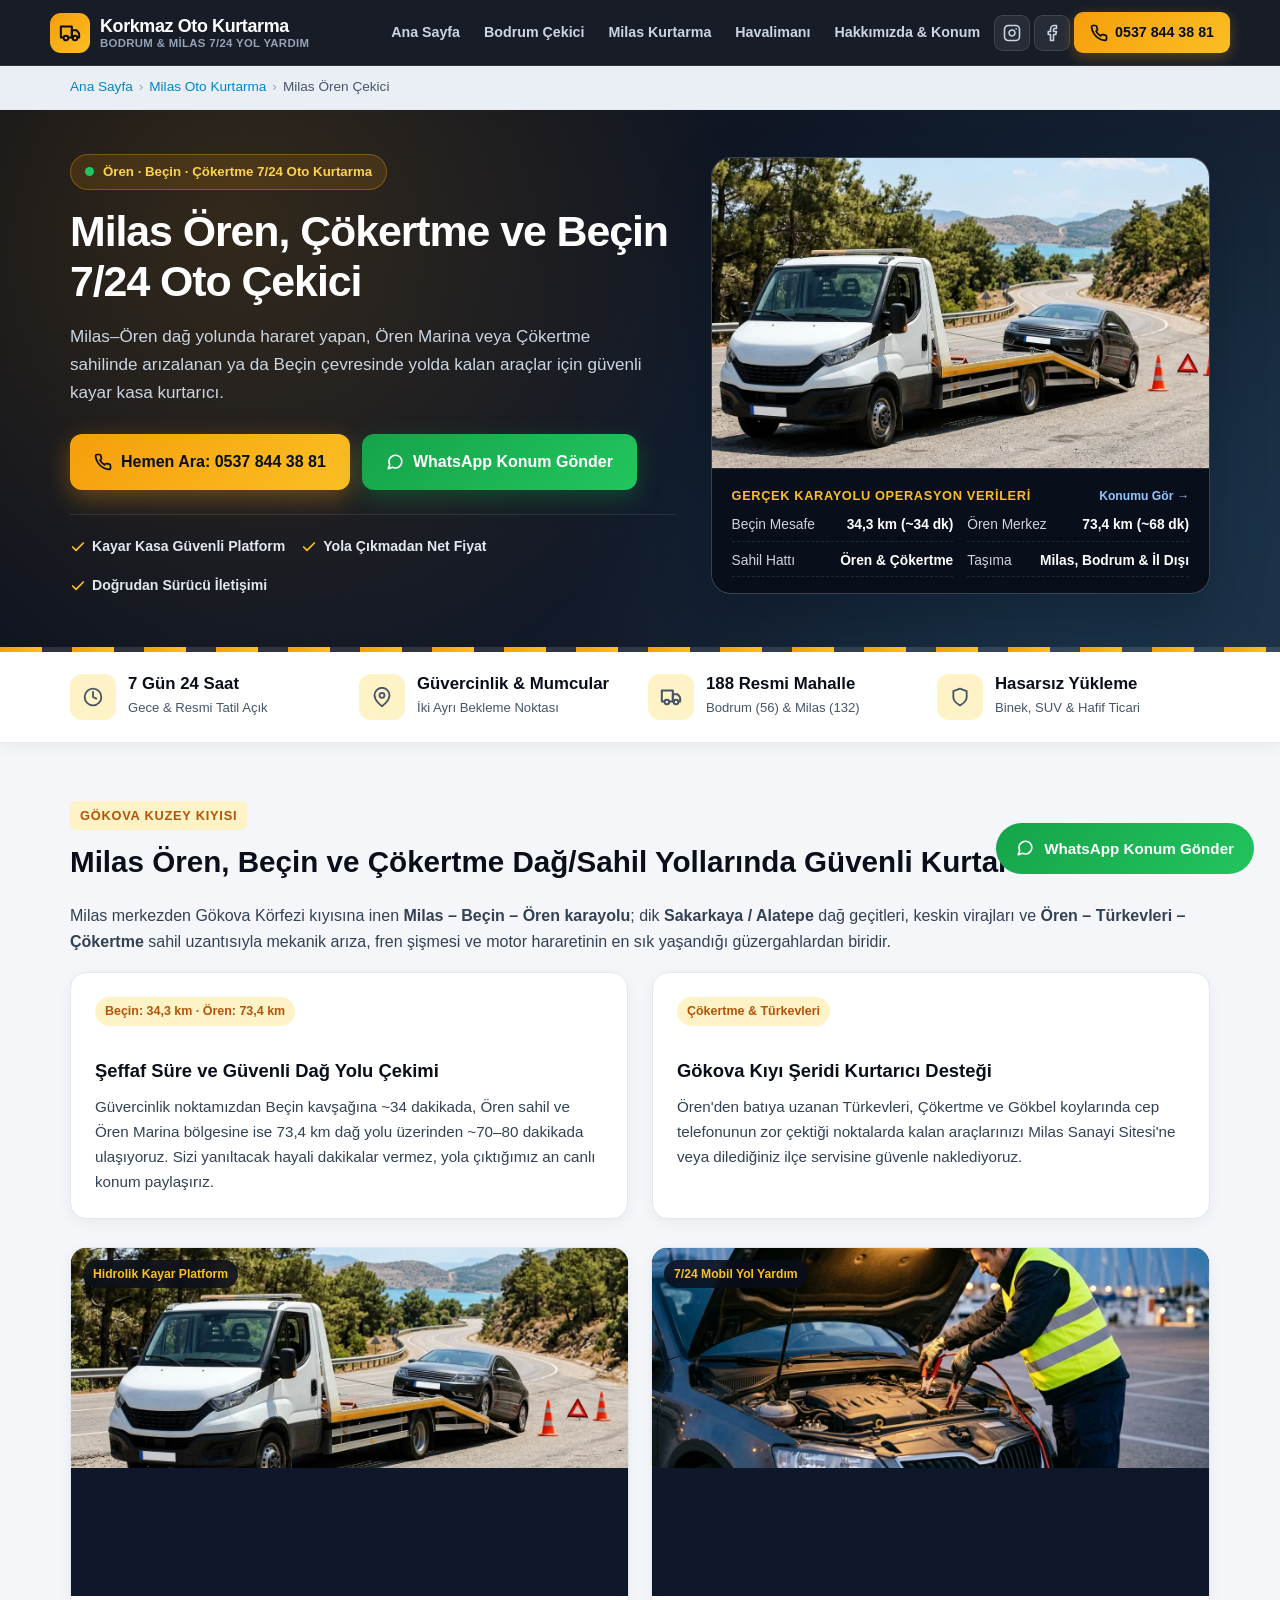
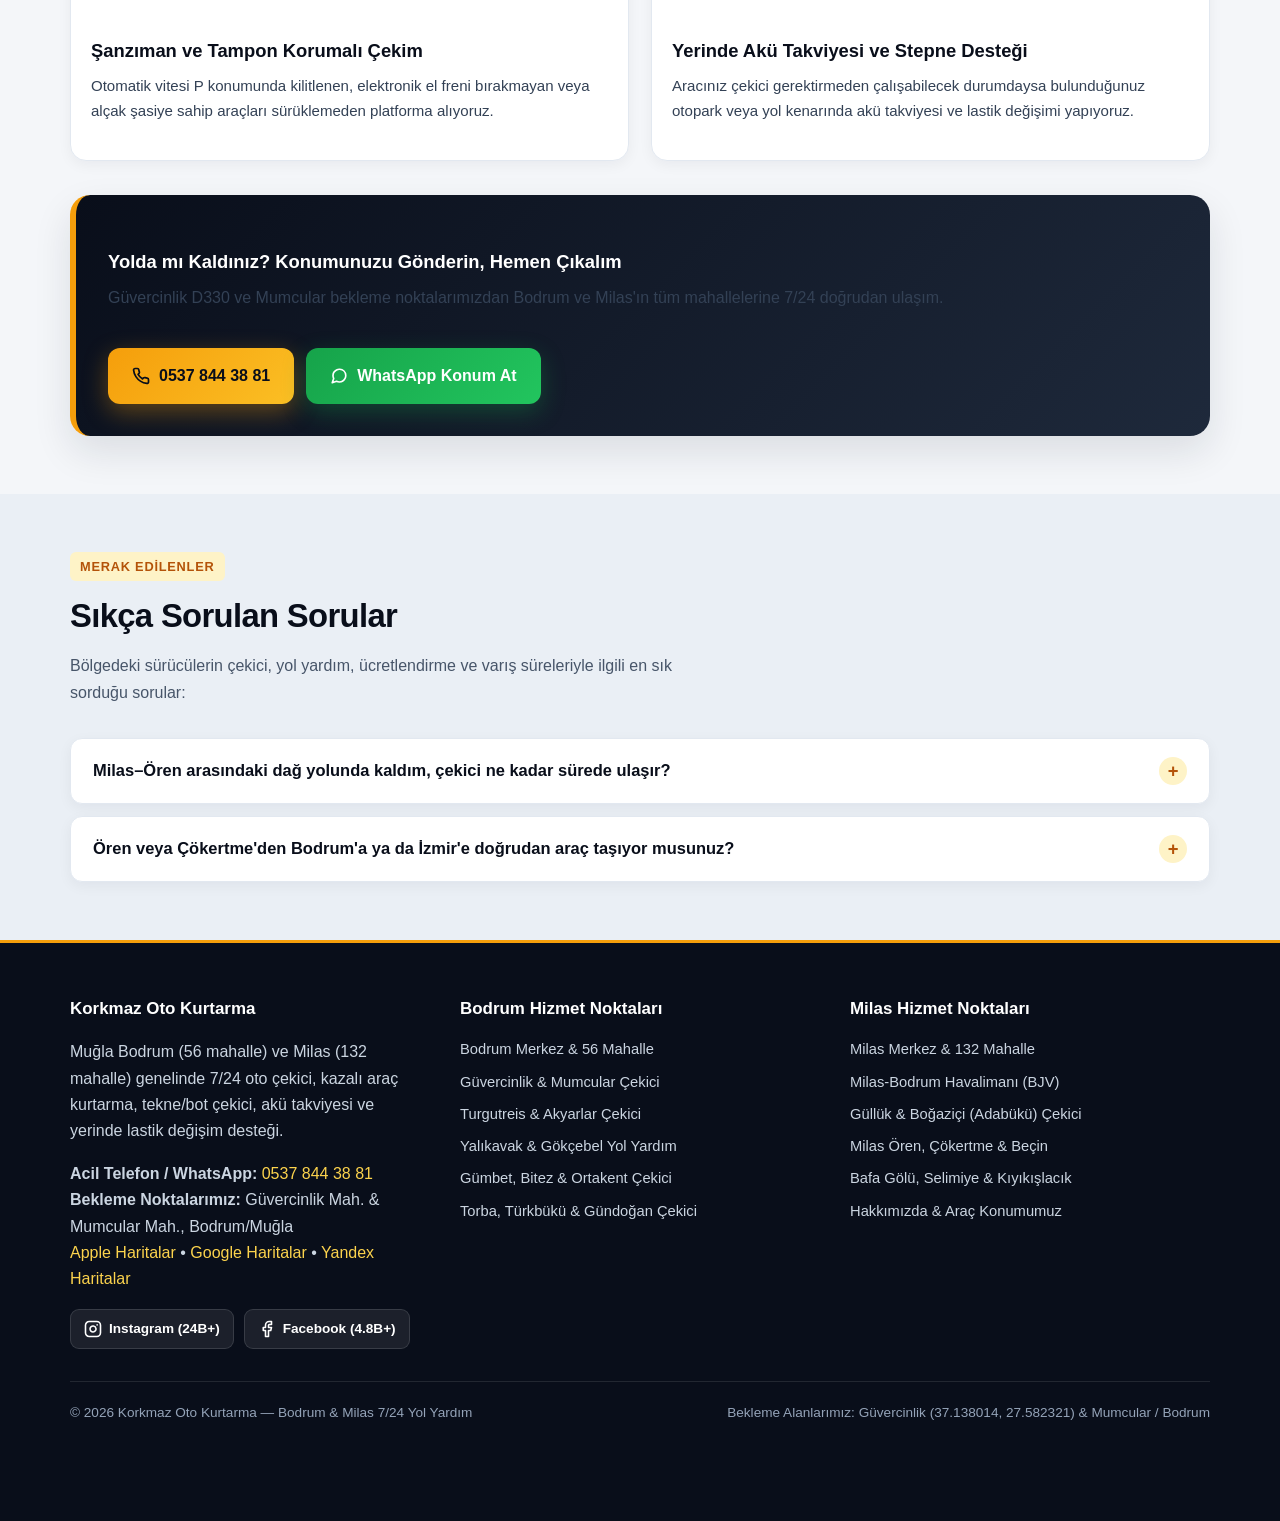
<file: oren-cekici.html>
<!DOCTYPE html>
<html lang="tr">
<head>
  <meta charset="utf-8">
  <meta name="viewport" content="width=device-width, initial-scale=1">
  <title>Milas Ören Çekici & 7/24 Oto Kurtarma | Korkmaz</title>
  <meta name="description" content="Milas Ören, Çökertme, Türkevleri ve Beçin güzergahında 7/24 oto çekici ve dağ yolu araç kurtarma hizmeti. Net fiyat ve süre: 0537 844 38 81.">
  <link rel="canonical" href="https://www.kurtaricibodrum.com/oren-cekici.html">
  <meta name="robots" content="index, follow">
  <meta name="geo.region" content="TR-48">
  <meta name="geo.placename" content="Güvercinlik, Bodrum, Muğla">
  <meta name="geo.position" content="37.138014;27.582321">
  <meta name="ICBM" content="37.138014, 27.582321">
  <meta property="og:locale" content="tr_TR">
  <meta property="og:type" content="website">
  <meta property="og:title" content="Milas Ören Çekici & 7/24 Oto Kurtarma | Korkmaz">
  <meta property="og:description" content="Milas Ören, Çökertme, Türkevleri ve Beçin güzergahında 7/24 oto çekici ve dağ yolu araç kurtarma hizmeti. Net fiyat ve süre: 0537 844 38 81.">
  <meta property="og:url" content="https://www.kurtaricibodrum.com/oren-cekici.html">
  <meta property="og:image" content="https://www.kurtaricibodrum.com/assets/img/kayar-kasa-oto-kurtarma.webp">
  <meta property="og:site_name" content="Korkmaz Oto Kurtarma">
  <link rel="stylesheet" href="assets/style.css">
  <script type="application/ld+json">
[
  {
    "@context": "https://schema.org",
    "@type": "AutomotiveBusiness",
    "@id": "https://www.kurtaricibodrum.com/#korkmaz-oto-kurtarma",
    "name": "Korkmaz Oto Kurtarma",
    "url": "https://www.kurtaricibodrum.com/oren-cekici.html",
    "image": "https://www.kurtaricibodrum.com/assets/img/kayar-kasa-oto-kurtarma.webp",
    "telephone": "+905378443881",
    "priceRange": "₺₺",
    "address": {
      "@type": "PostalAddress",
      "streetAddress": "Güvercinlik Mahallesi",
      "addressLocality": "Bodrum",
      "addressRegion": "Muğla",
      "postalCode": "48450",
      "addressCountry": "TR"
    },
    "geo": {
      "@type": "GeoCoordinates",
      "latitude": 37.138014,
      "longitude": 27.582321
    },
    "hasMap": "https://maps.apple.com/?ll=37.138014,27.582321&q=Korkmaz+Oto+Kurtarma",
    "openingHoursSpecification": [
      {
        "@type": "OpeningHoursSpecification",
        "dayOfWeek": [
          "Monday",
          "Tuesday",
          "Wednesday",
          "Thursday",
          "Friday",
          "Saturday",
          "Sunday"
        ],
        "opens": "00:00",
        "closes": "23:59"
      }
    ],
    "areaServed": [
      {
        "@type": "Place",
        "name": "Ören, Milas"
      },
      {
        "@type": "Place",
        "name": "Beçin, Milas"
      },
      {
        "@type": "Place",
        "name": "Çökertme, Milas"
      },
      {
        "@type": "Place",
        "name": "Türkevleri, Milas"
      },
      {
        "@type": "Place",
        "name": "Pinar, Milas"
      }
    ],
    "sameAs": [
      "https://www.instagram.com/bodrum_korkmaz_oto_kurtarma/",
      "https://www.facebook.com/korkmazotoyolyardim",
      "https://maps.apple.com/?ll=37.138014,27.582321&q=Korkmaz+Oto+Kurtarma",
      "https://www.google.com/maps?q=37.138014,27.582321",
      "https://yandex.com.tr/harita/?pt=27.582321,37.138014&z=18&l=map"
    ]
  },
  {
    "@context": "https://schema.org",
    "@type": "BreadcrumbList",
    "itemListElement": [
      {
        "@type": "ListItem",
        "position": 1,
        "name": "Ana Sayfa",
        "item": "https://www.kurtaricibodrum.com/"
      },
      {
        "@type": "ListItem",
        "position": 2,
        "name": "Milas Oto Kurtarma",
        "item": "https://www.kurtaricibodrum.com/milas-oto-kurtarma.html"
      },
      {
        "@type": "ListItem",
        "position": 3,
        "name": "Milas Ören Çekici",
        "item": "https://www.kurtaricibodrum.com/oren-cekici.html"
      }
    ]
  },
  {
    "@context": "https://schema.org",
    "@type": "FAQPage",
    "mainEntity": [
      {
        "@type": "Question",
        "name": "Milas–Ören arasındaki dağ yolunda kaldım, çekici ne kadar sürede ulaşır?",
        "acceptedAnswer": {
          "@type": "Answer",
          "text": "Aracımız Güvercinlik'ten çıkış yaptığında Beçin'e yaklaşık 35 dakikada, Beçin–Ören arasındaki dağ etabına ise konumunuza bağlı olarak 50–75 dakika aralığında ulaşmaktadır."
        }
      },
      {
        "@type": "Question",
        "name": "Ören veya Çökertme'den Bodrum'a ya da İzmir'e doğrudan araç taşıyor musunuz?",
        "acceptedAnswer": {
          "@type": "Answer",
          "text": "Evet, tatil dönüşü Ören ve Çökertme'de arızalanan araçları aktarmasız olarak doğrudan kendi şehrinizdeki servise taşıyabiliyoruz."
        }
      }
    ]
  }
]
  </script>
</head>
<body>
  <header class="site-header">
    <div class="container header-inner">
      <a href="index.html" class="brand">
        <span class="brand-badge"><svg width="22" height="22" viewBox="0 0 24 24" fill="none" stroke="currentColor" stroke-width="2.2" stroke-linecap="round" stroke-linejoin="round" aria-hidden="true"><path d="M10 17h4V5H2v12h3"/><path d="M20 17h2v-3.34a4 4 0 0 0-1.17-2.83L19 9h-5v8h1"/><circle cx="7.5" cy="17.5" r="2.5"/><circle cx="17.5" cy="17.5" r="2.5"/></svg></span>
        <span class="brand-text">
          <span class="brand-title">Korkmaz Oto Kurtarma</span>
          <span class="brand-sub">Bodrum &amp; Milas 7/24 Yol Yardım</span>
        </span>
      </a>
      <button class="nav-toggle" type="button" aria-label="Menüyü aç" aria-expanded="false">&#9776; Menü</button>
      <nav class="main-nav" id="mainNav" aria-label="Ana menü">
        <a href="index.html" class="">Ana Sayfa</a><a href="bodrum-cekici.html" class="">Bodrum Çekici</a><a href="milas-oto-kurtarma.html" class="">Milas Kurtarma</a><a href="milas-bodrum-havalimani-cekici.html" class="">Havalimanı</a><a href="hakkimizda.html" class="">Hakkımızda & Konum</a>
        <a href="https://www.instagram.com/bodrum_korkmaz_oto_kurtarma/" target="_blank" rel="noopener" class="header-social-icon" aria-label="Instagram (@bodrum_korkmaz_oto_kurtarma)" title="Instagram"><svg width="18" height="18" viewBox="0 0 24 24" fill="none" stroke="currentColor" stroke-width="2.1" stroke-linecap="round" stroke-linejoin="round" aria-hidden="true"><rect x="2" y="2" width="20" height="20" rx="5" ry="5"/><path d="M16 11.37A4 4 0 1 1 12.63 8 4 4 0 0 1 16 11.37z"/><line x1="17.5" y1="6.5" x2="17.51" y2="6.5"/></svg></a>
        <a href="https://www.facebook.com/korkmazotoyolyardim" target="_blank" rel="noopener" class="header-social-icon" aria-label="Facebook (Korkmaz Oto Kurtarma)" title="Facebook"><svg width="18" height="18" viewBox="0 0 24 24" fill="none" stroke="currentColor" stroke-width="2.1" stroke-linecap="round" stroke-linejoin="round" aria-hidden="true"><path d="M18 2h-3a5 5 0 0 0-5 5v3H7v4h3v8h4v-8h3l1-4h-4V7a1 1 0 0 1 1-1h3z"/></svg></a>
        <a href="tel:+905378443881" class="header-cta"><svg width="18" height="18" viewBox="0 0 24 24" fill="none" stroke="currentColor" stroke-width="2.3" stroke-linecap="round" stroke-linejoin="round" aria-hidden="true"><path d="M22 16.92v3a2 2 0 0 1-2.18 2 19.79 19.79 0 0 1-8.63-3.07 19.5 19.5 0 0 1-6-6 19.79 19.79 0 0 1-3.07-8.67A2 2 0 0 1 4.11 2h3a2 2 0 0 1 2 1.72c.12.96.36 1.9.7 2.81a2 2 0 0 1-.45 2.11L8.09 9.91a16 16 0 0 0 6 6l1.27-1.27a2 2 0 0 1 2.11-.45c.91.34 1.85.58 2.81.7A2 2 0 0 1 22 16.92z"/></svg> 0537 844 38 81</a>
      </nav>
    </div>
  </header>

  <nav class="breadcrumb" aria-label="Sayfa yolu"><div class="container"><ol><li><a href="index.html">Ana Sayfa</a></li><li><a href="milas-oto-kurtarma.html">Milas Oto Kurtarma</a></li><li aria-current="page">Milas Ören Çekici</li></ol></div></nav>

  <main>
    <section class="hero">
      <div class="container hero-grid">
        <div class="hero-content">
          <span class="hero-tag"><span class="live-dot"></span> Ören · Beçin · Çökertme 7/24 Oto Kurtarma</span>
          <h1>Milas Ören, Çökertme ve Beçin 7/24 Oto Çekici</h1>
          <p class="lead">Milas–Ören dağ yolunda hararet yapan, Ören Marina veya Çökertme sahilinde arızalanan ya da Beçin çevresinde yolda kalan araçlar için güvenli kayar kasa kurtarıcı.</p>
          <div class="cta-group">
            <a href="tel:+905378443881" class="btn btn-call"><svg width="18" height="18" viewBox="0 0 24 24" fill="none" stroke="currentColor" stroke-width="2.3" stroke-linecap="round" stroke-linejoin="round" aria-hidden="true"><path d="M22 16.92v3a2 2 0 0 1-2.18 2 19.79 19.79 0 0 1-8.63-3.07 19.5 19.5 0 0 1-6-6 19.79 19.79 0 0 1-3.07-8.67A2 2 0 0 1 4.11 2h3a2 2 0 0 1 2 1.72c.12.96.36 1.9.7 2.81a2 2 0 0 1-.45 2.11L8.09 9.91a16 16 0 0 0 6 6l1.27-1.27a2 2 0 0 1 2.11-.45c.91.34 1.85.58 2.81.7A2 2 0 0 1 22 16.92z"/></svg> Hemen Ara: 0537 844 38 81</a>
            <a href="https://wa.me/905378443881?text=Merhaba%2C%20Korkmaz%20Oto%20Kurtarma%27dan%20konumuma%20acil%20%C3%A7ekici%20%2F%20yol%20yard%C4%B1m%20deste%C4%9Fi%20istiyorum." class="btn btn-wa" rel="noopener" target="_blank"><svg width="18" height="18" viewBox="0 0 24 24" fill="none" stroke="currentColor" stroke-width="2.2" stroke-linecap="round" stroke-linejoin="round" aria-hidden="true"><path d="M21 11.5a8.38 8.38 0 0 1-.9 3.8 8.5 8.5 0 0 1-7.6 4.7 8.38 8.38 0 0 1-3.8-.9L3 21l1.9-5.7a8.38 8.38 0 0 1-.9-3.8 8.5 8.5 0 0 1 4.7-7.6 8.38 8.38 0 0 1 3.8-.9h.5a8.48 8.48 0 0 1 8 8v.5z"/></svg> WhatsApp Konum Gönder</a>
          </div>
          <div class="hero-trust">
            <span><svg width="16" height="16" viewBox="0 0 24 24" fill="none" stroke="currentColor" stroke-width="2.6" stroke-linecap="round" stroke-linejoin="round" aria-hidden="true"><polyline points="20 6 9 17 4 12"/></svg> Kayar Kasa Güvenli Platform</span>
            <span><svg width="16" height="16" viewBox="0 0 24 24" fill="none" stroke="currentColor" stroke-width="2.6" stroke-linecap="round" stroke-linejoin="round" aria-hidden="true"><polyline points="20 6 9 17 4 12"/></svg> Yola Çıkmadan Net Fiyat</span>
            <span><svg width="16" height="16" viewBox="0 0 24 24" fill="none" stroke="currentColor" stroke-width="2.6" stroke-linecap="round" stroke-linejoin="round" aria-hidden="true"><polyline points="20 6 9 17 4 12"/></svg> Doğrudan Sürücü İletişimi</span>
          </div>
        </div>
        <div class="hero-visual">
          <img src="assets/img/kayar-kasa-oto-kurtarma.webp" alt="Milas Ören çam ormanlı dağ yolunda kayar kasa oto kurtarma" width="1280" height="800" fetchpriority="high">
          <div class="hero-overlay-card">
            <p class="hero-overlay-title"><span>Gerçek Karayolu Operasyon Verileri</span> <a href="hakkimizda.html#harita">Konumu Gör &rarr;</a></p>
            <div class="stat-grid-mini">
              <div><span>Beçin Mesafe</span><strong>34,3 km (~34 dk)</strong></div><div><span>Ören Merkez</span><strong>73,4 km (~68 dk)</strong></div><div><span>Sahil Hattı</span><strong>Ören & Çökertme</strong></div><div><span>Taşıma</span><strong>Milas, Bodrum & İl Dışı</strong></div>
            </div>
          </div>
        </div>
      </div>
    </section>

    <div class="metric-ribbon">
      <div class="container metric-grid">
        <div class="metric-box">
          <span class="metric-icon"><svg width="20" height="20" viewBox="0 0 24 24" fill="none" stroke="currentColor" stroke-width="2.2" stroke-linecap="round" stroke-linejoin="round" aria-hidden="true"><circle cx="12" cy="12" r="10"/><polyline points="12 6 12 12 16 14"/></svg></span>
          <div>
            <strong>7 Gün 24 Saat</strong>
            <span>Gece &amp; Resmi Tatil Açık</span>
          </div>
        </div>
        <div class="metric-box">
          <span class="metric-icon"><svg width="20" height="20" viewBox="0 0 24 24" fill="none" stroke="currentColor" stroke-width="2.2" stroke-linecap="round" stroke-linejoin="round" aria-hidden="true"><path d="M21 10c0 7-9 13-9 13s-9-6-9-13a9 9 0 0 1 18 0z"/><circle cx="12" cy="10" r="3"/></svg></span>
          <div>
            <strong>Güvercinlik &amp; Mumcular</strong>
            <span>İki Ayrı Bekleme Noktası</span>
          </div>
        </div>
        <div class="metric-box">
          <span class="metric-icon"><svg width="22" height="22" viewBox="0 0 24 24" fill="none" stroke="currentColor" stroke-width="2.2" stroke-linecap="round" stroke-linejoin="round" aria-hidden="true"><path d="M10 17h4V5H2v12h3"/><path d="M20 17h2v-3.34a4 4 0 0 0-1.17-2.83L19 9h-5v8h1"/><circle cx="7.5" cy="17.5" r="2.5"/><circle cx="17.5" cy="17.5" r="2.5"/></svg></span>
          <div>
            <strong>188 Resmi Mahalle</strong>
            <span>Bodrum (56) &amp; Milas (132)</span>
          </div>
        </div>
        <div class="metric-box">
          <span class="metric-icon"><svg width="20" height="20" viewBox="0 0 24 24" fill="none" stroke="currentColor" stroke-width="2.2" stroke-linecap="round" stroke-linejoin="round" aria-hidden="true"><path d="M12 22s8-4 8-10V5l-8-3-8 3v7c0 6 8 10 8 10z"/></svg></span>
          <div>
            <strong>Hasarsız Yükleme</strong>
            <span>Binek, SUV &amp; Hafif Ticari</span>
          </div>
        </div>
      </div>
    </div>

    
<section class="section prose">
  <div class="container">
    <span class="section-kicker">Gökova Kuzey Kıyısı</span>
    <h2>Milas Ören, Beçin ve Çökertme Dağ/Sahil Yollarında Güvenli Kurtarma</h2>
    <p>Milas merkezden Gökova Körfezi kıyısına inen <strong>Milas – Beçin – Ören karayolu</strong>; dik <strong>Sakarkaya / Alatepe</strong> dağ geçitleri, keskin virajları ve <strong>Ören – Türkevleri – Çökertme</strong> sahil uzantısıyla mekanik arıza, fren şişmesi ve motor hararetinin en sık yaşandığı güzergahlardan biridir.</p>
    <div class="grid-2">
      <div class="card">
        <span class="badge-km">Beçin: 34,3 km · Ören: 73,4 km</span>
        <h3>Şeffaf Süre ve Güvenli Dağ Yolu Çekimi</h3>
        <p>Güvercinlik noktamızdan Beçin kavşağına ~34 dakikada, Ören sahil ve Ören Marina bölgesine ise 73,4 km dağ yolu üzerinden ~70–80 dakikada ulaşıyoruz. Sizi yanıltacak hayali dakikalar vermez, yola çıktığımız an canlı konum paylaşırız.</p>
      </div>
      <div class="card">
        <span class="badge-km">Çökertme &amp; Türkevleri</span>
        <h3>Gökova Kıyı Şeridi Kurtarıcı Desteği</h3>
        <p>Ören'den batıya uzanan Türkevleri, Çökertme ve Gökbel koylarında cep telefonunun zor çektiği noktalarda kalan araçlarınızı Milas Sanayi Sitesi'ne veya dilediğiniz ilçe servisine güvenle naklediyoruz.</p>
      </div>
    </div>
    
<div class="service-grid" style="margin-top:28px;">
  <div class="service-card">
    <div class="service-img-wrap">
      <img src="assets/img/kayar-kasa-oto-kurtarma.webp" alt="Hidrolik kayar kasa oto kurtarıcı platforma araç yükleme" width="1280" height="800" loading="lazy">
      <span class="service-chip">Hidrolik Kayar Platform</span>
    </div>
    <div class="service-body">
      <h3>Şanzıman ve Tampon Korumalı Çekim</h3>
      <p>Otomatik vitesi P konumunda kilitlenen, elektronik el freni bırakmayan veya alçak şasiye sahip araçları sürüklemeden platforma alıyoruz.</p>
    </div>
  </div>
  <div class="service-card">
    <div class="service-img-wrap">
      <img src="assets/img/yerinde-aku-takviyesi.webp" alt="Gece otoparkta profesyonel akü takviyesi yol yardım desteği" width="1280" height="800" loading="lazy">
      <span class="service-chip">7/24 Mobil Yol Yardım</span>
    </div>
    <div class="service-body">
      <h3>Yerinde Akü Takviyesi ve Stepne Desteği</h3>
      <p>Aracınız çekici gerektirmeden çalışabilecek durumdaysa bulunduğunuz otopark veya yol kenarında akü takviyesi ve lastik değişimi yapıyoruz.</p>
    </div>
  </div>
</div>

    
<div class="cta-banner">
  <div>
    <h3>Yolda mı Kaldınız? Konumunuzu Gönderin, Hemen Çıkalım</h3>
    <p>Güvercinlik D330 ve Mumcular bekleme noktalarımızdan Bodrum ve Milas'ın tüm mahallelerine 7/24 doğrudan ulaşım.</p>
  </div>
  <div class="cta-group">
    <a href="tel:+905378443881" class="btn btn-call"><svg width="18" height="18" viewBox="0 0 24 24" fill="none" stroke="currentColor" stroke-width="2.3" stroke-linecap="round" stroke-linejoin="round" aria-hidden="true"><path d="M22 16.92v3a2 2 0 0 1-2.18 2 19.79 19.79 0 0 1-8.63-3.07 19.5 19.5 0 0 1-6-6 19.79 19.79 0 0 1-3.07-8.67A2 2 0 0 1 4.11 2h3a2 2 0 0 1 2 1.72c.12.96.36 1.9.7 2.81a2 2 0 0 1-.45 2.11L8.09 9.91a16 16 0 0 0 6 6l1.27-1.27a2 2 0 0 1 2.11-.45c.91.34 1.85.58 2.81.7A2 2 0 0 1 22 16.92z"/></svg> 0537 844 38 81</a>
    <a href="https://wa.me/905378443881?text=Merhaba%2C%20Korkmaz%20Oto%20Kurtarma%27dan%20konumuma%20acil%20%C3%A7ekici%20%2F%20yol%20yard%C4%B1m%20deste%C4%9Fi%20istiyorum." class="btn btn-wa" rel="noopener" target="_blank"><svg width="18" height="18" viewBox="0 0 24 24" fill="none" stroke="currentColor" stroke-width="2.2" stroke-linecap="round" stroke-linejoin="round" aria-hidden="true"><path d="M21 11.5a8.38 8.38 0 0 1-.9 3.8 8.5 8.5 0 0 1-7.6 4.7 8.38 8.38 0 0 1-3.8-.9L3 21l1.9-5.7a8.38 8.38 0 0 1-.9-3.8 8.5 8.5 0 0 1 4.7-7.6 8.38 8.38 0 0 1 3.8-.9h.5a8.48 8.48 0 0 1 8 8v.5z"/></svg> WhatsApp Konum At</a>
  </div>
</div>

  </div>
</section>


    
        <section class="section section-alt" id="sss">
          <div class="container">
            <div class="section-header">
              <span class="section-kicker">Merak Edilenler</span>
              <h2 class="section-title">Sıkça Sorulan Sorular</h2>
              <p class="section-sub">Bölgedeki sürücülerin çekici, yol yardım, ücretlendirme ve varış süreleriyle ilgili en sık sorduğu sorular:</p>
            </div>
            <div class="faq-list">
              <details class="faq-item"><summary>Milas–Ören arasındaki dağ yolunda kaldım, çekici ne kadar sürede ulaşır?</summary><p>Aracımız Güvercinlik'ten çıkış yaptığında Beçin'e yaklaşık 35 dakikada, Beçin–Ören arasındaki dağ etabına ise konumunuza bağlı olarak 50–75 dakika aralığında ulaşmaktadır.</p></details><details class="faq-item"><summary>Ören veya Çökertme'den Bodrum'a ya da İzmir'e doğrudan araç taşıyor musunuz?</summary><p>Evet, tatil dönüşü Ören ve Çökertme'de arızalanan araçları aktarmasız olarak doğrudan kendi şehrinizdeki servise taşıyabiliyoruz.</p></details>
            </div>
          </div>
        </section>
        
  </main>

  <footer class="site-footer">
    <div class="container">
      <div class="footer-grid">
        <div>
          <h3>Korkmaz Oto Kurtarma</h3>
          <p>Muğla Bodrum (56 mahalle) ve Milas (132 mahalle) genelinde 7/24 oto çekici, kazalı araç kurtarma, tekne/bot çekici, akü takviyesi ve yerinde lastik değişim desteği.</p>
          <p><strong>Acil Telefon / WhatsApp:</strong> <a href="tel:+905378443881">0537 844 38 81</a><br>
          <strong>Bekleme Noktalarımız:</strong> Güvercinlik Mah. &amp; Mumcular Mah., Bodrum/Muğla<br>
          <a href="https://maps.apple.com/?ll=37.138014,27.582321&q=Korkmaz+Oto+Kurtarma" target="_blank" rel="noopener">Apple Haritalar</a> &bull; <a href="https://www.google.com/maps?q=37.138014,27.582321" target="_blank" rel="noopener">Google Haritalar</a> &bull; <a href="https://yandex.com.tr/harita/?pt=27.582321,37.138014&z=18&l=map" target="_blank" rel="noopener">Yandex Haritalar</a></p>
          <div class="footer-social-row">
            <a href="https://www.instagram.com/bodrum_korkmaz_oto_kurtarma/" target="_blank" rel="noopener" class="footer-social-btn"><svg width="18" height="18" viewBox="0 0 24 24" fill="none" stroke="currentColor" stroke-width="2.1" stroke-linecap="round" stroke-linejoin="round" aria-hidden="true"><rect x="2" y="2" width="20" height="20" rx="5" ry="5"/><path d="M16 11.37A4 4 0 1 1 12.63 8 4 4 0 0 1 16 11.37z"/><line x1="17.5" y1="6.5" x2="17.51" y2="6.5"/></svg> Instagram (24B+)</a>
            <a href="https://www.facebook.com/korkmazotoyolyardim" target="_blank" rel="noopener" class="footer-social-btn"><svg width="18" height="18" viewBox="0 0 24 24" fill="none" stroke="currentColor" stroke-width="2.1" stroke-linecap="round" stroke-linejoin="round" aria-hidden="true"><path d="M18 2h-3a5 5 0 0 0-5 5v3H7v4h3v8h4v-8h3l1-4h-4V7a1 1 0 0 1 1-1h3z"/></svg> Facebook (4.8B+)</a>
          </div>
        </div>
        <div>
          <h3>Bodrum Hizmet Noktaları</h3>
          <ul class="footer-links">
            <li><a href="bodrum-cekici.html">Bodrum Merkez &amp; 56 Mahalle</a></li>
            <li><a href="guvercinlik-cekici.html">Güvercinlik &amp; Mumcular Çekici</a></li>
            <li><a href="turgutreis-cekici.html">Turgutreis &amp; Akyarlar Çekici</a></li>
            <li><a href="yalikavak-yol-yardim.html">Yalıkavak &amp; Gökçebel Yol Yardım</a></li>
            <li><a href="gumbet-bitez-ortakent-cekici.html">Gümbet, Bitez &amp; Ortakent Çekici</a></li>
            <li><a href="torba-turkbuku-gundogan-cekici.html">Torba, Türkbükü &amp; Gündoğan Çekici</a></li>
          </ul>
        </div>
        <div>
          <h3>Milas Hizmet Noktaları</h3>
          <ul class="footer-links">
            <li><a href="milas-oto-kurtarma.html">Milas Merkez &amp; 132 Mahalle</a></li>
            <li><a href="milas-bodrum-havalimani-cekici.html">Milas-Bodrum Havalimanı (BJV)</a></li>
            <li><a href="gulluk-bogazici-cekici.html">Güllük &amp; Boğaziçi (Adabükü) Çekici</a></li>
            <li><a href="oren-cekici.html">Milas Ören, Çökertme &amp; Beçin</a></li>
            <li><a href="bafa-selimiye-cekici.html">Bafa Gölü, Selimiye &amp; Kıyıkışlacık</a></li>
            <li><a href="hakkimizda.html">Hakkımızda &amp; Araç Konumumuz</a></li>
          </ul>
        </div>
      </div>
      <div class="footer-bottom">
        <span>&copy; 2026 Korkmaz Oto Kurtarma — Bodrum &amp; Milas 7/24 Yol Yardım</span>
        <span>Bekleme Alanlarımız: Güvercinlik (37.138014, 27.582321) &amp; Mumcular / Bodrum</span>
      </div>
    </div>
  </footer>

  <a href="https://wa.me/905378443881?text=Merhaba%2C%20Korkmaz%20Oto%20Kurtarma%27dan%20konumuma%20acil%20%C3%A7ekici%20%2F%20yol%20yard%C4%B1m%20deste%C4%9Fi%20istiyorum." class="desktop-wa-float" rel="noopener" target="_blank" aria-label="WhatsApp üzerinden konum gönder">
    <svg width="18" height="18" viewBox="0 0 24 24" fill="none" stroke="currentColor" stroke-width="2.2" stroke-linecap="round" stroke-linejoin="round" aria-hidden="true"><path d="M21 11.5a8.38 8.38 0 0 1-.9 3.8 8.5 8.5 0 0 1-7.6 4.7 8.38 8.38 0 0 1-3.8-.9L3 21l1.9-5.7a8.38 8.38 0 0 1-.9-3.8 8.5 8.5 0 0 1 4.7-7.6 8.38 8.38 0 0 1 3.8-.9h.5a8.48 8.48 0 0 1 8 8v.5z"/></svg> <span>WhatsApp Konum Gönder</span>
  </a>

  <div class="mobile-sticky-bar" role="region" aria-label="Acil iletişim çubuğu">
    <a href="tel:+905378443881" class="btn-call"><svg width="18" height="18" viewBox="0 0 24 24" fill="none" stroke="currentColor" stroke-width="2.3" stroke-linecap="round" stroke-linejoin="round" aria-hidden="true"><path d="M22 16.92v3a2 2 0 0 1-2.18 2 19.79 19.79 0 0 1-8.63-3.07 19.5 19.5 0 0 1-6-6 19.79 19.79 0 0 1-3.07-8.67A2 2 0 0 1 4.11 2h3a2 2 0 0 1 2 1.72c.12.96.36 1.9.7 2.81a2 2 0 0 1-.45 2.11L8.09 9.91a16 16 0 0 0 6 6l1.27-1.27a2 2 0 0 1 2.11-.45c.91.34 1.85.58 2.81.7A2 2 0 0 1 22 16.92z"/></svg> Hemen Ara</a>
    <a href="https://wa.me/905378443881?text=Merhaba%2C%20Korkmaz%20Oto%20Kurtarma%27dan%20konumuma%20acil%20%C3%A7ekici%20%2F%20yol%20yard%C4%B1m%20deste%C4%9Fi%20istiyorum." class="btn-wa" rel="noopener" target="_blank"><svg width="18" height="18" viewBox="0 0 24 24" fill="none" stroke="currentColor" stroke-width="2.2" stroke-linecap="round" stroke-linejoin="round" aria-hidden="true"><path d="M21 11.5a8.38 8.38 0 0 1-.9 3.8 8.5 8.5 0 0 1-7.6 4.7 8.38 8.38 0 0 1-3.8-.9L3 21l1.9-5.7a8.38 8.38 0 0 1-.9-3.8 8.5 8.5 0 0 1 4.7-7.6 8.38 8.38 0 0 1 3.8-.9h.5a8.48 8.48 0 0 1 8 8v.5z"/></svg> Konum Gönder</a>
  </div>

  <script>
    (function () {
      var hdr = document.querySelector('.site-header');
      var navBtn = document.querySelector('.nav-toggle');
      var navEl = document.getElementById('mainNav');
      if (navBtn && navEl) {
        navBtn.addEventListener('click', function () {
          var isOpen = navEl.classList.toggle('open');
          navBtn.setAttribute('aria-expanded', isOpen ? 'true' : 'false');
        });
      }
      if (hdr) {
        window.addEventListener('scroll', function () {
          hdr.classList.toggle('scrolled', window.scrollY > 24);
        }, { passive: true });
      }
      if ('IntersectionObserver' in window) {
        document.documentElement.classList.add('js-anim');
        var targets = document.querySelectorAll('.service-card, .card, .step-card, .table-wrap, .cta-banner, .faq-item, .section-header');
        var io = new IntersectionObserver(function (entries) {
          entries.forEach(function (e) {
            if (e.isIntersecting) {
              e.target.classList.add('is-visible');
              io.unobserve(e.target);
            }
          });
        }, { threshold: 0.08, rootMargin: '0px 0px -30px 0px' });
        targets.forEach(function (el, i) {
          el.classList.add('reveal');
          var mod = i % 3;
          if (mod === 1) el.classList.add('reveal-d1');
          if (mod === 2) el.classList.add('reveal-d2');
          io.observe(el);
        });
      }
    })();
  </script>
</body>
</html>
</file>
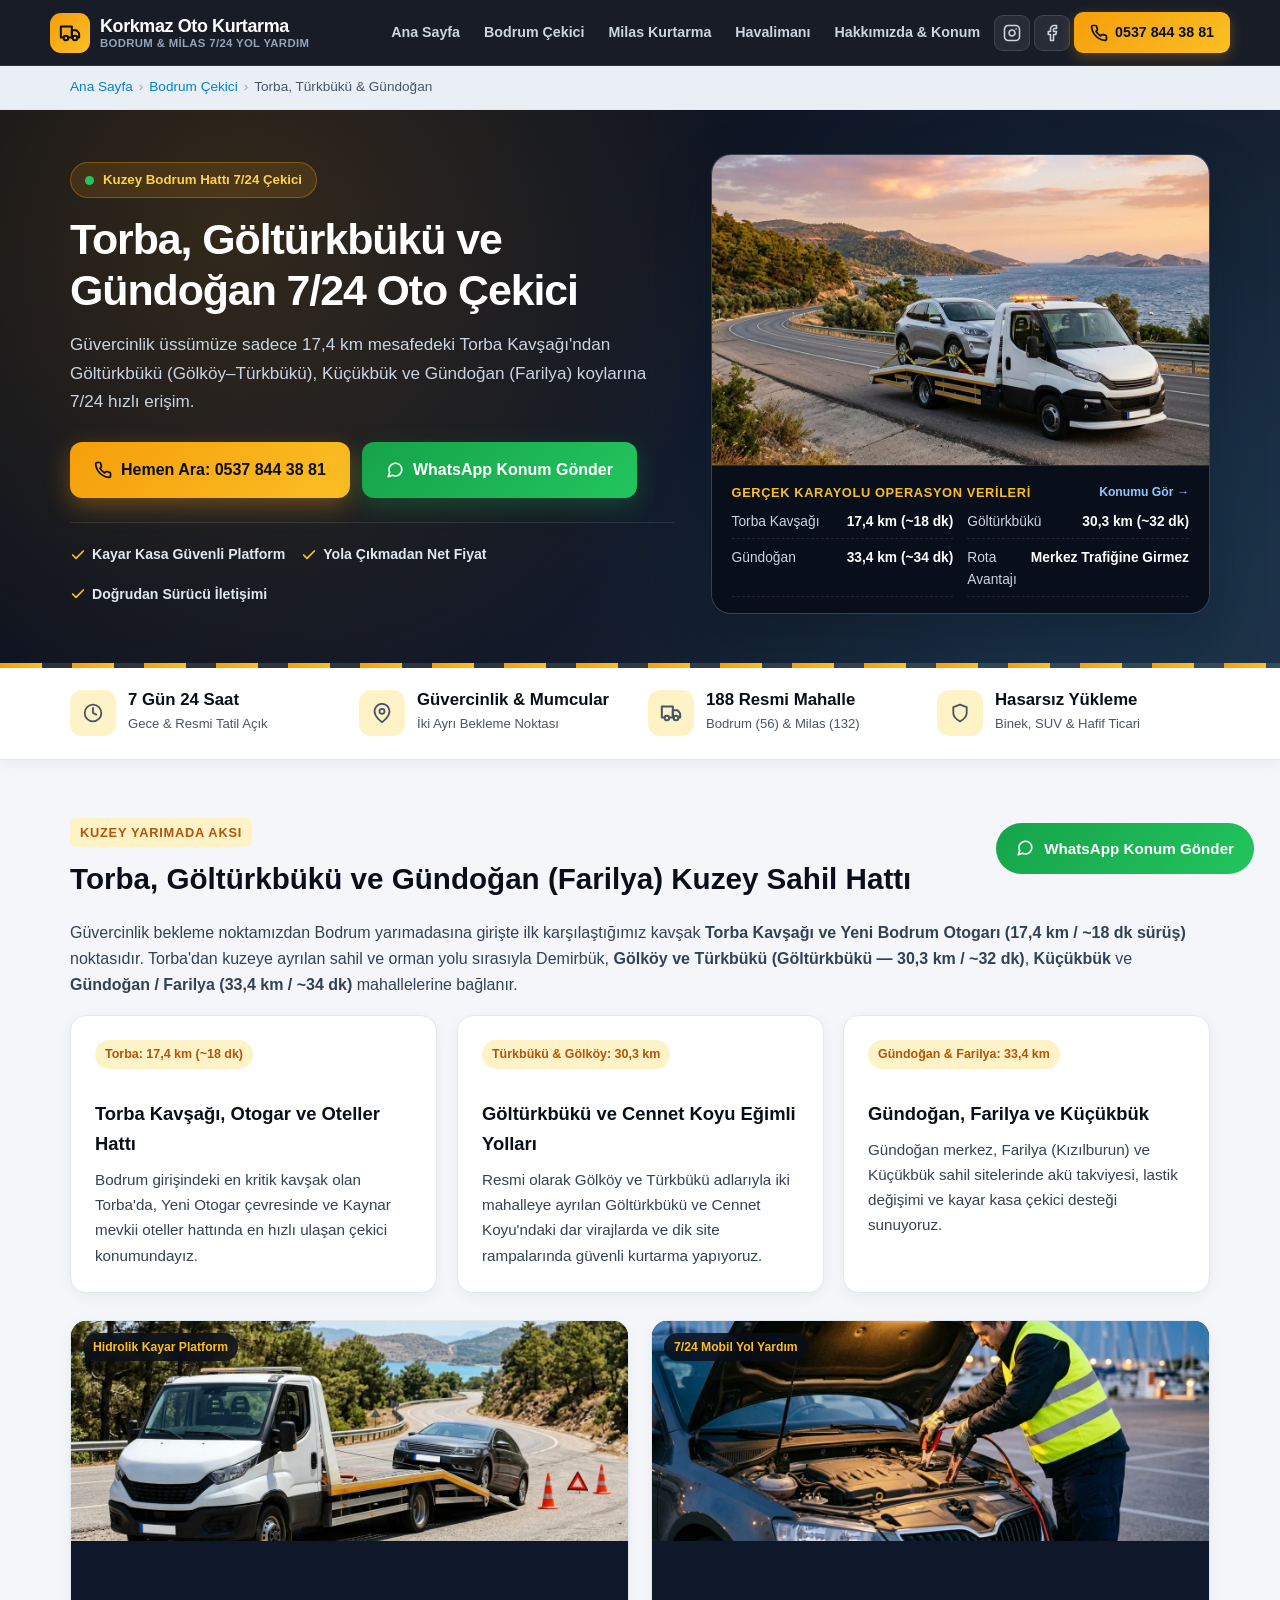
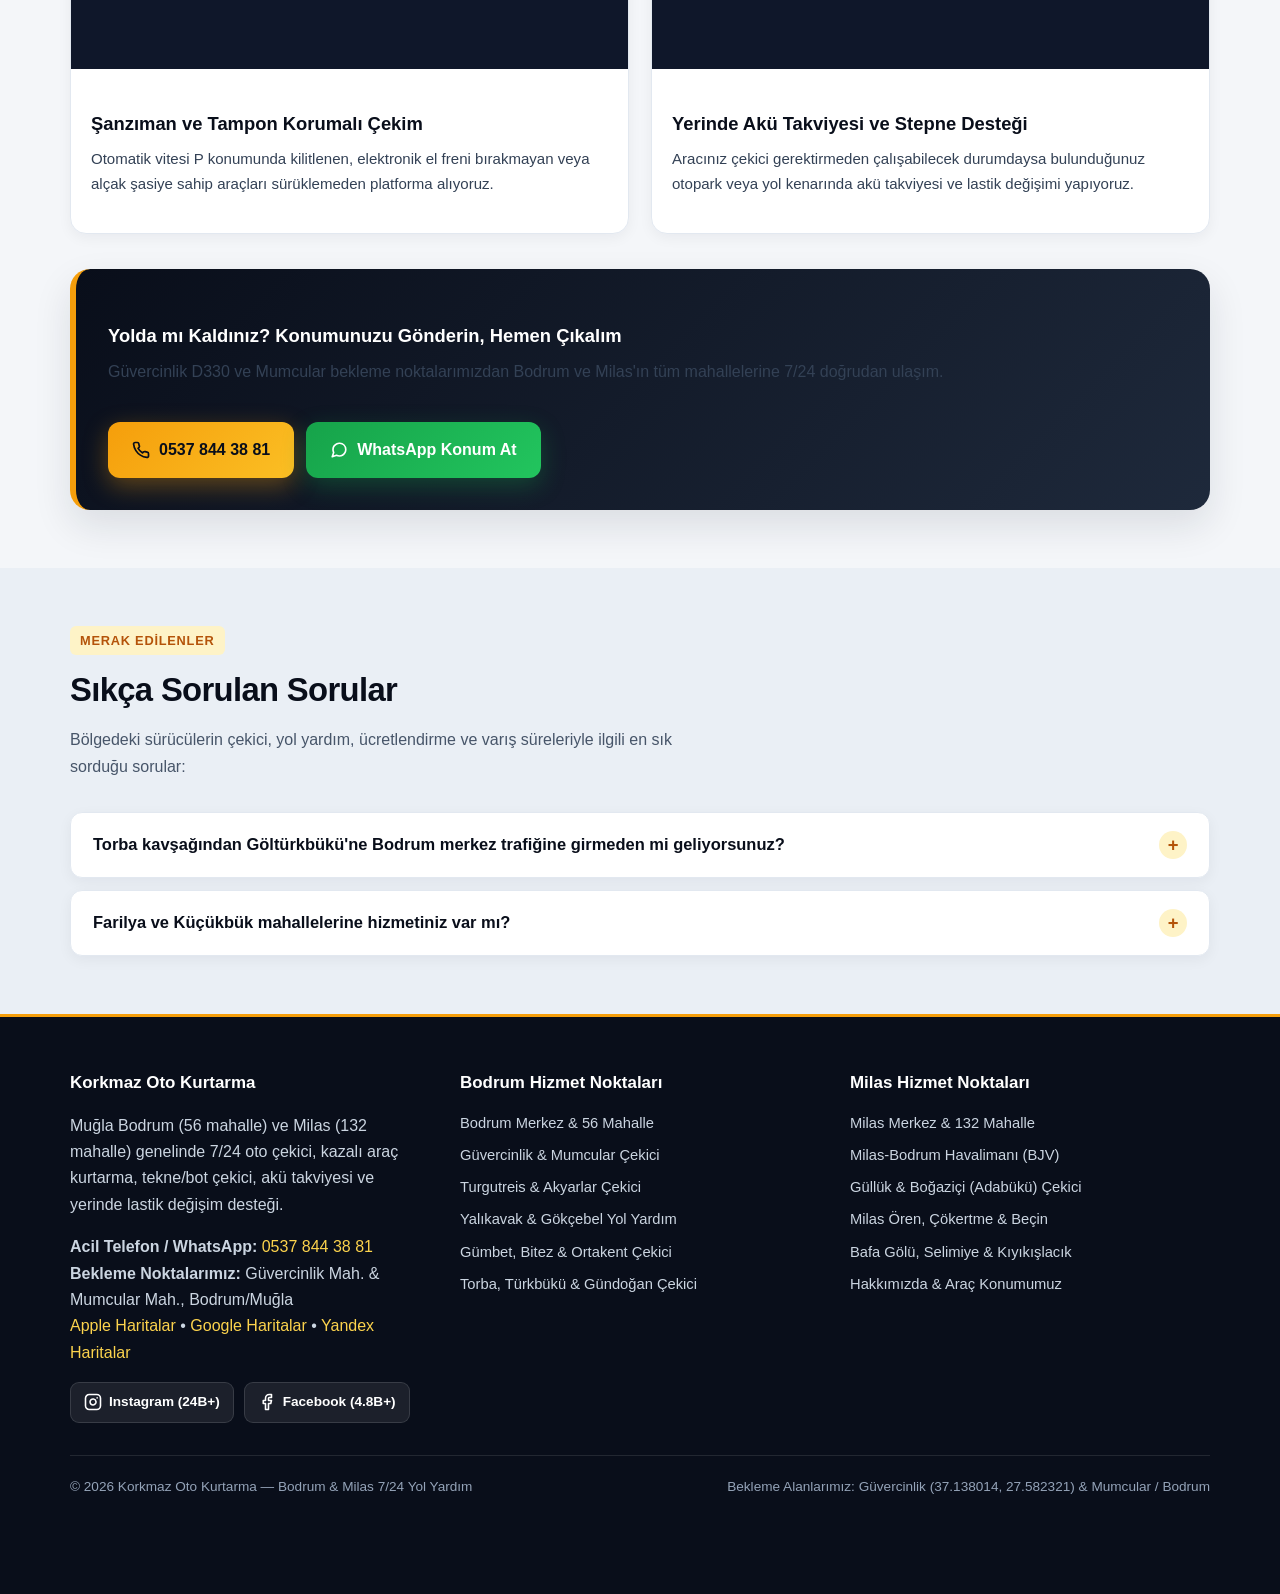
<file: torba-turkbuku-gundogan-cekici.html>
<!DOCTYPE html>
<html lang="tr">
<head>
  <meta charset="utf-8">
  <meta name="viewport" content="width=device-width, initial-scale=1">
  <title>Torba, Türkbükü ve Gündoğan Çekici | Korkmaz</title>
  <meta name="description" content="Torba (17,4 km), Göltürkbükü (Türkbükü/Gölköy) ve Gündoğan (Farilya) bölgesinde 7/24 oto çekici ve yol yardım. Acil hat: 0537 844 38 81.">
  <link rel="canonical" href="https://www.kurtaricibodrum.com/torba-turkbuku-gundogan-cekici.html">
  <meta name="robots" content="index, follow">
  <meta name="geo.region" content="TR-48">
  <meta name="geo.placename" content="Güvercinlik, Bodrum, Muğla">
  <meta name="geo.position" content="37.138014;27.582321">
  <meta name="ICBM" content="37.138014, 27.582321">
  <meta property="og:locale" content="tr_TR">
  <meta property="og:type" content="website">
  <meta property="og:title" content="Torba, Türkbükü ve Gündoğan Çekici | Korkmaz">
  <meta property="og:description" content="Torba (17,4 km), Göltürkbükü (Türkbükü/Gölköy) ve Gündoğan (Farilya) bölgesinde 7/24 oto çekici ve yol yardım. Acil hat: 0537 844 38 81.">
  <meta property="og:url" content="https://www.kurtaricibodrum.com/torba-turkbuku-gundogan-cekici.html">
  <meta property="og:image" content="https://www.kurtaricibodrum.com/assets/img/bodrum-milas-oto-cekici.webp">
  <meta property="og:site_name" content="Korkmaz Oto Kurtarma">
  <link rel="stylesheet" href="assets/style.css">
  <script type="application/ld+json">
[
  {
    "@context": "https://schema.org",
    "@type": "AutomotiveBusiness",
    "@id": "https://www.kurtaricibodrum.com/#korkmaz-oto-kurtarma",
    "name": "Korkmaz Oto Kurtarma",
    "url": "https://www.kurtaricibodrum.com/torba-turkbuku-gundogan-cekici.html",
    "image": "https://www.kurtaricibodrum.com/assets/img/bodrum-milas-oto-cekici.webp",
    "telephone": "+905378443881",
    "priceRange": "₺₺",
    "address": {
      "@type": "PostalAddress",
      "streetAddress": "Güvercinlik Mahallesi",
      "addressLocality": "Bodrum",
      "addressRegion": "Muğla",
      "postalCode": "48450",
      "addressCountry": "TR"
    },
    "geo": {
      "@type": "GeoCoordinates",
      "latitude": 37.138014,
      "longitude": 27.582321
    },
    "hasMap": "https://maps.apple.com/?ll=37.138014,27.582321&q=Korkmaz+Oto+Kurtarma",
    "openingHoursSpecification": [
      {
        "@type": "OpeningHoursSpecification",
        "dayOfWeek": [
          "Monday",
          "Tuesday",
          "Wednesday",
          "Thursday",
          "Friday",
          "Saturday",
          "Sunday"
        ],
        "opens": "00:00",
        "closes": "23:59"
      }
    ],
    "areaServed": [
      {
        "@type": "Place",
        "name": "Torba, Bodrum"
      },
      {
        "@type": "Place",
        "name": "Türkbükü, Bodrum"
      },
      {
        "@type": "Place",
        "name": "Gölköy, Bodrum"
      },
      {
        "@type": "Place",
        "name": "Gündoğan, Bodrum"
      },
      {
        "@type": "Place",
        "name": "Farilya, Bodrum"
      },
      {
        "@type": "Place",
        "name": "Küçükbük, Bodrum"
      }
    ],
    "sameAs": [
      "https://www.instagram.com/bodrum_korkmaz_oto_kurtarma/",
      "https://www.facebook.com/korkmazotoyolyardim",
      "https://maps.apple.com/?ll=37.138014,27.582321&q=Korkmaz+Oto+Kurtarma",
      "https://www.google.com/maps?q=37.138014,27.582321",
      "https://yandex.com.tr/harita/?pt=27.582321,37.138014&z=18&l=map"
    ]
  },
  {
    "@context": "https://schema.org",
    "@type": "BreadcrumbList",
    "itemListElement": [
      {
        "@type": "ListItem",
        "position": 1,
        "name": "Ana Sayfa",
        "item": "https://www.kurtaricibodrum.com/"
      },
      {
        "@type": "ListItem",
        "position": 2,
        "name": "Bodrum Çekici",
        "item": "https://www.kurtaricibodrum.com/bodrum-cekici.html"
      },
      {
        "@type": "ListItem",
        "position": 3,
        "name": "Torba, Türkbükü & Gündoğan",
        "item": "https://www.kurtaricibodrum.com/torba-turkbuku-gundogan-cekici.html"
      }
    ]
  },
  {
    "@context": "https://schema.org",
    "@type": "FAQPage",
    "mainEntity": [
      {
        "@type": "Question",
        "name": "Torba kavşağından Göltürkbükü'ne Bodrum merkez trafiğine girmeden mi geliyorsunuz?",
        "acceptedAnswer": {
          "@type": "Answer",
          "text": "Evet! Güvercinlik'ten direkt Torba Kavşağı üzerinden kuzey sahil yoluna bağlandığımız için Bodrum merkez trafiğine hiç takılmadan Türkbükü ve Gündoğan'a ulaşıyoruz."
        }
      },
      {
        "@type": "Question",
        "name": "Farilya ve Küçükbük mahallelerine hizmetiniz var mı?",
        "acceptedAnswer": {
          "@type": "Answer",
          "text": "Evet, eski Gündoğan beldesini oluşturan Gündoğan, Farilya ve Küçükbük mahallelerinin tamamına 7/24 geliyoruz."
        }
      }
    ]
  }
]
  </script>
</head>
<body>
  <header class="site-header">
    <div class="container header-inner">
      <a href="index.html" class="brand">
        <span class="brand-badge"><svg width="22" height="22" viewBox="0 0 24 24" fill="none" stroke="currentColor" stroke-width="2.2" stroke-linecap="round" stroke-linejoin="round" aria-hidden="true"><path d="M10 17h4V5H2v12h3"/><path d="M20 17h2v-3.34a4 4 0 0 0-1.17-2.83L19 9h-5v8h1"/><circle cx="7.5" cy="17.5" r="2.5"/><circle cx="17.5" cy="17.5" r="2.5"/></svg></span>
        <span class="brand-text">
          <span class="brand-title">Korkmaz Oto Kurtarma</span>
          <span class="brand-sub">Bodrum &amp; Milas 7/24 Yol Yardım</span>
        </span>
      </a>
      <button class="nav-toggle" type="button" aria-label="Menüyü aç" aria-expanded="false">&#9776; Menü</button>
      <nav class="main-nav" id="mainNav" aria-label="Ana menü">
        <a href="index.html" class="">Ana Sayfa</a><a href="bodrum-cekici.html" class="">Bodrum Çekici</a><a href="milas-oto-kurtarma.html" class="">Milas Kurtarma</a><a href="milas-bodrum-havalimani-cekici.html" class="">Havalimanı</a><a href="hakkimizda.html" class="">Hakkımızda & Konum</a>
        <a href="https://www.instagram.com/bodrum_korkmaz_oto_kurtarma/" target="_blank" rel="noopener" class="header-social-icon" aria-label="Instagram (@bodrum_korkmaz_oto_kurtarma)" title="Instagram"><svg width="18" height="18" viewBox="0 0 24 24" fill="none" stroke="currentColor" stroke-width="2.1" stroke-linecap="round" stroke-linejoin="round" aria-hidden="true"><rect x="2" y="2" width="20" height="20" rx="5" ry="5"/><path d="M16 11.37A4 4 0 1 1 12.63 8 4 4 0 0 1 16 11.37z"/><line x1="17.5" y1="6.5" x2="17.51" y2="6.5"/></svg></a>
        <a href="https://www.facebook.com/korkmazotoyolyardim" target="_blank" rel="noopener" class="header-social-icon" aria-label="Facebook (Korkmaz Oto Kurtarma)" title="Facebook"><svg width="18" height="18" viewBox="0 0 24 24" fill="none" stroke="currentColor" stroke-width="2.1" stroke-linecap="round" stroke-linejoin="round" aria-hidden="true"><path d="M18 2h-3a5 5 0 0 0-5 5v3H7v4h3v8h4v-8h3l1-4h-4V7a1 1 0 0 1 1-1h3z"/></svg></a>
        <a href="tel:+905378443881" class="header-cta"><svg width="18" height="18" viewBox="0 0 24 24" fill="none" stroke="currentColor" stroke-width="2.3" stroke-linecap="round" stroke-linejoin="round" aria-hidden="true"><path d="M22 16.92v3a2 2 0 0 1-2.18 2 19.79 19.79 0 0 1-8.63-3.07 19.5 19.5 0 0 1-6-6 19.79 19.79 0 0 1-3.07-8.67A2 2 0 0 1 4.11 2h3a2 2 0 0 1 2 1.72c.12.96.36 1.9.7 2.81a2 2 0 0 1-.45 2.11L8.09 9.91a16 16 0 0 0 6 6l1.27-1.27a2 2 0 0 1 2.11-.45c.91.34 1.85.58 2.81.7A2 2 0 0 1 22 16.92z"/></svg> 0537 844 38 81</a>
      </nav>
    </div>
  </header>

  <nav class="breadcrumb" aria-label="Sayfa yolu"><div class="container"><ol><li><a href="index.html">Ana Sayfa</a></li><li><a href="bodrum-cekici.html">Bodrum Çekici</a></li><li aria-current="page">Torba, Türkbükü & Gündoğan</li></ol></div></nav>

  <main>
    <section class="hero">
      <div class="container hero-grid">
        <div class="hero-content">
          <span class="hero-tag"><span class="live-dot"></span> Kuzey Bodrum Hattı 7/24 Çekici</span>
          <h1>Torba, Göltürkbükü ve Gündoğan 7/24 Oto Çekici</h1>
          <p class="lead">Güvercinlik üssümüze sadece 17,4 km mesafedeki Torba Kavşağı'ndan Göltürkbükü (Gölköy–Türkbükü), Küçükbük ve Gündoğan (Farilya) koylarına 7/24 hızlı erişim.</p>
          <div class="cta-group">
            <a href="tel:+905378443881" class="btn btn-call"><svg width="18" height="18" viewBox="0 0 24 24" fill="none" stroke="currentColor" stroke-width="2.3" stroke-linecap="round" stroke-linejoin="round" aria-hidden="true"><path d="M22 16.92v3a2 2 0 0 1-2.18 2 19.79 19.79 0 0 1-8.63-3.07 19.5 19.5 0 0 1-6-6 19.79 19.79 0 0 1-3.07-8.67A2 2 0 0 1 4.11 2h3a2 2 0 0 1 2 1.72c.12.96.36 1.9.7 2.81a2 2 0 0 1-.45 2.11L8.09 9.91a16 16 0 0 0 6 6l1.27-1.27a2 2 0 0 1 2.11-.45c.91.34 1.85.58 2.81.7A2 2 0 0 1 22 16.92z"/></svg> Hemen Ara: 0537 844 38 81</a>
            <a href="https://wa.me/905378443881?text=Merhaba%2C%20Korkmaz%20Oto%20Kurtarma%27dan%20konumuma%20acil%20%C3%A7ekici%20%2F%20yol%20yard%C4%B1m%20deste%C4%9Fi%20istiyorum." class="btn btn-wa" rel="noopener" target="_blank"><svg width="18" height="18" viewBox="0 0 24 24" fill="none" stroke="currentColor" stroke-width="2.2" stroke-linecap="round" stroke-linejoin="round" aria-hidden="true"><path d="M21 11.5a8.38 8.38 0 0 1-.9 3.8 8.5 8.5 0 0 1-7.6 4.7 8.38 8.38 0 0 1-3.8-.9L3 21l1.9-5.7a8.38 8.38 0 0 1-.9-3.8 8.5 8.5 0 0 1 4.7-7.6 8.38 8.38 0 0 1 3.8-.9h.5a8.48 8.48 0 0 1 8 8v.5z"/></svg> WhatsApp Konum Gönder</a>
          </div>
          <div class="hero-trust">
            <span><svg width="16" height="16" viewBox="0 0 24 24" fill="none" stroke="currentColor" stroke-width="2.6" stroke-linecap="round" stroke-linejoin="round" aria-hidden="true"><polyline points="20 6 9 17 4 12"/></svg> Kayar Kasa Güvenli Platform</span>
            <span><svg width="16" height="16" viewBox="0 0 24 24" fill="none" stroke="currentColor" stroke-width="2.6" stroke-linecap="round" stroke-linejoin="round" aria-hidden="true"><polyline points="20 6 9 17 4 12"/></svg> Yola Çıkmadan Net Fiyat</span>
            <span><svg width="16" height="16" viewBox="0 0 24 24" fill="none" stroke="currentColor" stroke-width="2.6" stroke-linecap="round" stroke-linejoin="round" aria-hidden="true"><polyline points="20 6 9 17 4 12"/></svg> Doğrudan Sürücü İletişimi</span>
          </div>
        </div>
        <div class="hero-visual">
          <img src="assets/img/bodrum-milas-oto-cekici.webp" alt="Torba ve Göltürkbükü sahil yolunda oto çekici hizmeti" width="1280" height="800" fetchpriority="high">
          <div class="hero-overlay-card">
            <p class="hero-overlay-title"><span>Gerçek Karayolu Operasyon Verileri</span> <a href="hakkimizda.html#harita">Konumu Gör &rarr;</a></p>
            <div class="stat-grid-mini">
              <div><span>Torba Kavşağı</span><strong>17,4 km (~18 dk)</strong></div><div><span>Göltürkbükü</span><strong>30,3 km (~32 dk)</strong></div><div><span>Gündoğan</span><strong>33,4 km (~34 dk)</strong></div><div><span>Rota Avantajı</span><strong>Merkez Trafiğine Girmez</strong></div>
            </div>
          </div>
        </div>
      </div>
    </section>

    <div class="metric-ribbon">
      <div class="container metric-grid">
        <div class="metric-box">
          <span class="metric-icon"><svg width="20" height="20" viewBox="0 0 24 24" fill="none" stroke="currentColor" stroke-width="2.2" stroke-linecap="round" stroke-linejoin="round" aria-hidden="true"><circle cx="12" cy="12" r="10"/><polyline points="12 6 12 12 16 14"/></svg></span>
          <div>
            <strong>7 Gün 24 Saat</strong>
            <span>Gece &amp; Resmi Tatil Açık</span>
          </div>
        </div>
        <div class="metric-box">
          <span class="metric-icon"><svg width="20" height="20" viewBox="0 0 24 24" fill="none" stroke="currentColor" stroke-width="2.2" stroke-linecap="round" stroke-linejoin="round" aria-hidden="true"><path d="M21 10c0 7-9 13-9 13s-9-6-9-13a9 9 0 0 1 18 0z"/><circle cx="12" cy="10" r="3"/></svg></span>
          <div>
            <strong>Güvercinlik &amp; Mumcular</strong>
            <span>İki Ayrı Bekleme Noktası</span>
          </div>
        </div>
        <div class="metric-box">
          <span class="metric-icon"><svg width="22" height="22" viewBox="0 0 24 24" fill="none" stroke="currentColor" stroke-width="2.2" stroke-linecap="round" stroke-linejoin="round" aria-hidden="true"><path d="M10 17h4V5H2v12h3"/><path d="M20 17h2v-3.34a4 4 0 0 0-1.17-2.83L19 9h-5v8h1"/><circle cx="7.5" cy="17.5" r="2.5"/><circle cx="17.5" cy="17.5" r="2.5"/></svg></span>
          <div>
            <strong>188 Resmi Mahalle</strong>
            <span>Bodrum (56) &amp; Milas (132)</span>
          </div>
        </div>
        <div class="metric-box">
          <span class="metric-icon"><svg width="20" height="20" viewBox="0 0 24 24" fill="none" stroke="currentColor" stroke-width="2.2" stroke-linecap="round" stroke-linejoin="round" aria-hidden="true"><path d="M12 22s8-4 8-10V5l-8-3-8 3v7c0 6 8 10 8 10z"/></svg></span>
          <div>
            <strong>Hasarsız Yükleme</strong>
            <span>Binek, SUV &amp; Hafif Ticari</span>
          </div>
        </div>
      </div>
    </div>

    
<section class="section prose">
  <div class="container">
    <span class="section-kicker">Kuzey Yarımada Aksı</span>
    <h2>Torba, Göltürkbükü ve Gündoğan (Farilya) Kuzey Sahil Hattı</h2>
    <p>Güvercinlik bekleme noktamızdan Bodrum yarımadasına girişte ilk karşılaştığımız kavşak <strong>Torba Kavşağı ve Yeni Bodrum Otogarı (17,4 km / ~18 dk sürüş)</strong> noktasıdır. Torba'dan kuzeye ayrılan sahil ve orman yolu sırasıyla Demirbük, <strong>Gölköy ve Türkbükü (Göltürkbükü — 30,3 km / ~32 dk)</strong>, <strong>Küçükbük</strong> ve <strong>Gündoğan / Farilya (33,4 km / ~34 dk)</strong> mahallelerine bağlanır.</p>
    <div class="grid-3">
      <div class="card">
        <span class="badge-km">Torba: 17,4 km (~18 dk)</span>
        <h3>Torba Kavşağı, Otogar ve Oteller Hattı</h3>
        <p>Bodrum girişindeki en kritik kavşak olan Torba'da, Yeni Otogar çevresinde ve Kaynar mevkii oteller hattında en hızlı ulaşan çekici konumundayız.</p>
      </div>
      <div class="card">
        <span class="badge-km">Türkbükü &amp; Gölköy: 30,3 km</span>
        <h3>Göltürkbükü ve Cennet Koyu Eğimli Yolları</h3>
        <p>Resmi olarak Gölköy ve Türkbükü adlarıyla iki mahalleye ayrılan Göltürkbükü ve Cennet Koyu'ndaki dar virajlarda ve dik site rampalarında güvenli kurtarma yapıyoruz.</p>
      </div>
      <div class="card">
        <span class="badge-km">Gündoğan &amp; Farilya: 33,4 km</span>
        <h3>Gündoğan, Farilya ve Küçükbük</h3>
        <p>Gündoğan merkez, Farilya (Kızılburun) ve Küçükbük sahil sitelerinde akü takviyesi, lastik değişimi ve kayar kasa çekici desteği sunuyoruz.</p>
      </div>
    </div>
    
<div class="service-grid" style="margin-top:28px;">
  <div class="service-card">
    <div class="service-img-wrap">
      <img src="assets/img/kayar-kasa-oto-kurtarma.webp" alt="Hidrolik kayar kasa oto kurtarıcı platforma araç yükleme" width="1280" height="800" loading="lazy">
      <span class="service-chip">Hidrolik Kayar Platform</span>
    </div>
    <div class="service-body">
      <h3>Şanzıman ve Tampon Korumalı Çekim</h3>
      <p>Otomatik vitesi P konumunda kilitlenen, elektronik el freni bırakmayan veya alçak şasiye sahip araçları sürüklemeden platforma alıyoruz.</p>
    </div>
  </div>
  <div class="service-card">
    <div class="service-img-wrap">
      <img src="assets/img/yerinde-aku-takviyesi.webp" alt="Gece otoparkta profesyonel akü takviyesi yol yardım desteği" width="1280" height="800" loading="lazy">
      <span class="service-chip">7/24 Mobil Yol Yardım</span>
    </div>
    <div class="service-body">
      <h3>Yerinde Akü Takviyesi ve Stepne Desteği</h3>
      <p>Aracınız çekici gerektirmeden çalışabilecek durumdaysa bulunduğunuz otopark veya yol kenarında akü takviyesi ve lastik değişimi yapıyoruz.</p>
    </div>
  </div>
</div>

    
<div class="cta-banner">
  <div>
    <h3>Yolda mı Kaldınız? Konumunuzu Gönderin, Hemen Çıkalım</h3>
    <p>Güvercinlik D330 ve Mumcular bekleme noktalarımızdan Bodrum ve Milas'ın tüm mahallelerine 7/24 doğrudan ulaşım.</p>
  </div>
  <div class="cta-group">
    <a href="tel:+905378443881" class="btn btn-call"><svg width="18" height="18" viewBox="0 0 24 24" fill="none" stroke="currentColor" stroke-width="2.3" stroke-linecap="round" stroke-linejoin="round" aria-hidden="true"><path d="M22 16.92v3a2 2 0 0 1-2.18 2 19.79 19.79 0 0 1-8.63-3.07 19.5 19.5 0 0 1-6-6 19.79 19.79 0 0 1-3.07-8.67A2 2 0 0 1 4.11 2h3a2 2 0 0 1 2 1.72c.12.96.36 1.9.7 2.81a2 2 0 0 1-.45 2.11L8.09 9.91a16 16 0 0 0 6 6l1.27-1.27a2 2 0 0 1 2.11-.45c.91.34 1.85.58 2.81.7A2 2 0 0 1 22 16.92z"/></svg> 0537 844 38 81</a>
    <a href="https://wa.me/905378443881?text=Merhaba%2C%20Korkmaz%20Oto%20Kurtarma%27dan%20konumuma%20acil%20%C3%A7ekici%20%2F%20yol%20yard%C4%B1m%20deste%C4%9Fi%20istiyorum." class="btn btn-wa" rel="noopener" target="_blank"><svg width="18" height="18" viewBox="0 0 24 24" fill="none" stroke="currentColor" stroke-width="2.2" stroke-linecap="round" stroke-linejoin="round" aria-hidden="true"><path d="M21 11.5a8.38 8.38 0 0 1-.9 3.8 8.5 8.5 0 0 1-7.6 4.7 8.38 8.38 0 0 1-3.8-.9L3 21l1.9-5.7a8.38 8.38 0 0 1-.9-3.8 8.5 8.5 0 0 1 4.7-7.6 8.38 8.38 0 0 1 3.8-.9h.5a8.48 8.48 0 0 1 8 8v.5z"/></svg> WhatsApp Konum At</a>
  </div>
</div>

  </div>
</section>


    
        <section class="section section-alt" id="sss">
          <div class="container">
            <div class="section-header">
              <span class="section-kicker">Merak Edilenler</span>
              <h2 class="section-title">Sıkça Sorulan Sorular</h2>
              <p class="section-sub">Bölgedeki sürücülerin çekici, yol yardım, ücretlendirme ve varış süreleriyle ilgili en sık sorduğu sorular:</p>
            </div>
            <div class="faq-list">
              <details class="faq-item"><summary>Torba kavşağından Göltürkbükü'ne Bodrum merkez trafiğine girmeden mi geliyorsunuz?</summary><p>Evet! Güvercinlik'ten direkt Torba Kavşağı üzerinden kuzey sahil yoluna bağlandığımız için Bodrum merkez trafiğine hiç takılmadan Türkbükü ve Gündoğan'a ulaşıyoruz.</p></details><details class="faq-item"><summary>Farilya ve Küçükbük mahallelerine hizmetiniz var mı?</summary><p>Evet, eski Gündoğan beldesini oluşturan Gündoğan, Farilya ve Küçükbük mahallelerinin tamamına 7/24 geliyoruz.</p></details>
            </div>
          </div>
        </section>
        
  </main>

  <footer class="site-footer">
    <div class="container">
      <div class="footer-grid">
        <div>
          <h3>Korkmaz Oto Kurtarma</h3>
          <p>Muğla Bodrum (56 mahalle) ve Milas (132 mahalle) genelinde 7/24 oto çekici, kazalı araç kurtarma, tekne/bot çekici, akü takviyesi ve yerinde lastik değişim desteği.</p>
          <p><strong>Acil Telefon / WhatsApp:</strong> <a href="tel:+905378443881">0537 844 38 81</a><br>
          <strong>Bekleme Noktalarımız:</strong> Güvercinlik Mah. &amp; Mumcular Mah., Bodrum/Muğla<br>
          <a href="https://maps.apple.com/?ll=37.138014,27.582321&q=Korkmaz+Oto+Kurtarma" target="_blank" rel="noopener">Apple Haritalar</a> &bull; <a href="https://www.google.com/maps?q=37.138014,27.582321" target="_blank" rel="noopener">Google Haritalar</a> &bull; <a href="https://yandex.com.tr/harita/?pt=27.582321,37.138014&z=18&l=map" target="_blank" rel="noopener">Yandex Haritalar</a></p>
          <div class="footer-social-row">
            <a href="https://www.instagram.com/bodrum_korkmaz_oto_kurtarma/" target="_blank" rel="noopener" class="footer-social-btn"><svg width="18" height="18" viewBox="0 0 24 24" fill="none" stroke="currentColor" stroke-width="2.1" stroke-linecap="round" stroke-linejoin="round" aria-hidden="true"><rect x="2" y="2" width="20" height="20" rx="5" ry="5"/><path d="M16 11.37A4 4 0 1 1 12.63 8 4 4 0 0 1 16 11.37z"/><line x1="17.5" y1="6.5" x2="17.51" y2="6.5"/></svg> Instagram (24B+)</a>
            <a href="https://www.facebook.com/korkmazotoyolyardim" target="_blank" rel="noopener" class="footer-social-btn"><svg width="18" height="18" viewBox="0 0 24 24" fill="none" stroke="currentColor" stroke-width="2.1" stroke-linecap="round" stroke-linejoin="round" aria-hidden="true"><path d="M18 2h-3a5 5 0 0 0-5 5v3H7v4h3v8h4v-8h3l1-4h-4V7a1 1 0 0 1 1-1h3z"/></svg> Facebook (4.8B+)</a>
          </div>
        </div>
        <div>
          <h3>Bodrum Hizmet Noktaları</h3>
          <ul class="footer-links">
            <li><a href="bodrum-cekici.html">Bodrum Merkez &amp; 56 Mahalle</a></li>
            <li><a href="guvercinlik-cekici.html">Güvercinlik &amp; Mumcular Çekici</a></li>
            <li><a href="turgutreis-cekici.html">Turgutreis &amp; Akyarlar Çekici</a></li>
            <li><a href="yalikavak-yol-yardim.html">Yalıkavak &amp; Gökçebel Yol Yardım</a></li>
            <li><a href="gumbet-bitez-ortakent-cekici.html">Gümbet, Bitez &amp; Ortakent Çekici</a></li>
            <li><a href="torba-turkbuku-gundogan-cekici.html">Torba, Türkbükü &amp; Gündoğan Çekici</a></li>
          </ul>
        </div>
        <div>
          <h3>Milas Hizmet Noktaları</h3>
          <ul class="footer-links">
            <li><a href="milas-oto-kurtarma.html">Milas Merkez &amp; 132 Mahalle</a></li>
            <li><a href="milas-bodrum-havalimani-cekici.html">Milas-Bodrum Havalimanı (BJV)</a></li>
            <li><a href="gulluk-bogazici-cekici.html">Güllük &amp; Boğaziçi (Adabükü) Çekici</a></li>
            <li><a href="oren-cekici.html">Milas Ören, Çökertme &amp; Beçin</a></li>
            <li><a href="bafa-selimiye-cekici.html">Bafa Gölü, Selimiye &amp; Kıyıkışlacık</a></li>
            <li><a href="hakkimizda.html">Hakkımızda &amp; Araç Konumumuz</a></li>
          </ul>
        </div>
      </div>
      <div class="footer-bottom">
        <span>&copy; 2026 Korkmaz Oto Kurtarma — Bodrum &amp; Milas 7/24 Yol Yardım</span>
        <span>Bekleme Alanlarımız: Güvercinlik (37.138014, 27.582321) &amp; Mumcular / Bodrum</span>
      </div>
    </div>
  </footer>

  <a href="https://wa.me/905378443881?text=Merhaba%2C%20Korkmaz%20Oto%20Kurtarma%27dan%20konumuma%20acil%20%C3%A7ekici%20%2F%20yol%20yard%C4%B1m%20deste%C4%9Fi%20istiyorum." class="desktop-wa-float" rel="noopener" target="_blank" aria-label="WhatsApp üzerinden konum gönder">
    <svg width="18" height="18" viewBox="0 0 24 24" fill="none" stroke="currentColor" stroke-width="2.2" stroke-linecap="round" stroke-linejoin="round" aria-hidden="true"><path d="M21 11.5a8.38 8.38 0 0 1-.9 3.8 8.5 8.5 0 0 1-7.6 4.7 8.38 8.38 0 0 1-3.8-.9L3 21l1.9-5.7a8.38 8.38 0 0 1-.9-3.8 8.5 8.5 0 0 1 4.7-7.6 8.38 8.38 0 0 1 3.8-.9h.5a8.48 8.48 0 0 1 8 8v.5z"/></svg> <span>WhatsApp Konum Gönder</span>
  </a>

  <div class="mobile-sticky-bar" role="region" aria-label="Acil iletişim çubuğu">
    <a href="tel:+905378443881" class="btn-call"><svg width="18" height="18" viewBox="0 0 24 24" fill="none" stroke="currentColor" stroke-width="2.3" stroke-linecap="round" stroke-linejoin="round" aria-hidden="true"><path d="M22 16.92v3a2 2 0 0 1-2.18 2 19.79 19.79 0 0 1-8.63-3.07 19.5 19.5 0 0 1-6-6 19.79 19.79 0 0 1-3.07-8.67A2 2 0 0 1 4.11 2h3a2 2 0 0 1 2 1.72c.12.96.36 1.9.7 2.81a2 2 0 0 1-.45 2.11L8.09 9.91a16 16 0 0 0 6 6l1.27-1.27a2 2 0 0 1 2.11-.45c.91.34 1.85.58 2.81.7A2 2 0 0 1 22 16.92z"/></svg> Hemen Ara</a>
    <a href="https://wa.me/905378443881?text=Merhaba%2C%20Korkmaz%20Oto%20Kurtarma%27dan%20konumuma%20acil%20%C3%A7ekici%20%2F%20yol%20yard%C4%B1m%20deste%C4%9Fi%20istiyorum." class="btn-wa" rel="noopener" target="_blank"><svg width="18" height="18" viewBox="0 0 24 24" fill="none" stroke="currentColor" stroke-width="2.2" stroke-linecap="round" stroke-linejoin="round" aria-hidden="true"><path d="M21 11.5a8.38 8.38 0 0 1-.9 3.8 8.5 8.5 0 0 1-7.6 4.7 8.38 8.38 0 0 1-3.8-.9L3 21l1.9-5.7a8.38 8.38 0 0 1-.9-3.8 8.5 8.5 0 0 1 4.7-7.6 8.38 8.38 0 0 1 3.8-.9h.5a8.48 8.48 0 0 1 8 8v.5z"/></svg> Konum Gönder</a>
  </div>

  <script>
    (function () {
      var hdr = document.querySelector('.site-header');
      var navBtn = document.querySelector('.nav-toggle');
      var navEl = document.getElementById('mainNav');
      if (navBtn && navEl) {
        navBtn.addEventListener('click', function () {
          var isOpen = navEl.classList.toggle('open');
          navBtn.setAttribute('aria-expanded', isOpen ? 'true' : 'false');
        });
      }
      if (hdr) {
        window.addEventListener('scroll', function () {
          hdr.classList.toggle('scrolled', window.scrollY > 24);
        }, { passive: true });
      }
      if ('IntersectionObserver' in window) {
        document.documentElement.classList.add('js-anim');
        var targets = document.querySelectorAll('.service-card, .card, .step-card, .table-wrap, .cta-banner, .faq-item, .section-header');
        var io = new IntersectionObserver(function (entries) {
          entries.forEach(function (e) {
            if (e.isIntersecting) {
              e.target.classList.add('is-visible');
              io.unobserve(e.target);
            }
          });
        }, { threshold: 0.08, rootMargin: '0px 0px -30px 0px' });
        targets.forEach(function (el, i) {
          el.classList.add('reveal');
          var mod = i % 3;
          if (mod === 1) el.classList.add('reveal-d1');
          if (mod === 2) el.classList.add('reveal-d2');
          io.observe(el);
        });
      }
    })();
  </script>
</body>
</html>
</file>
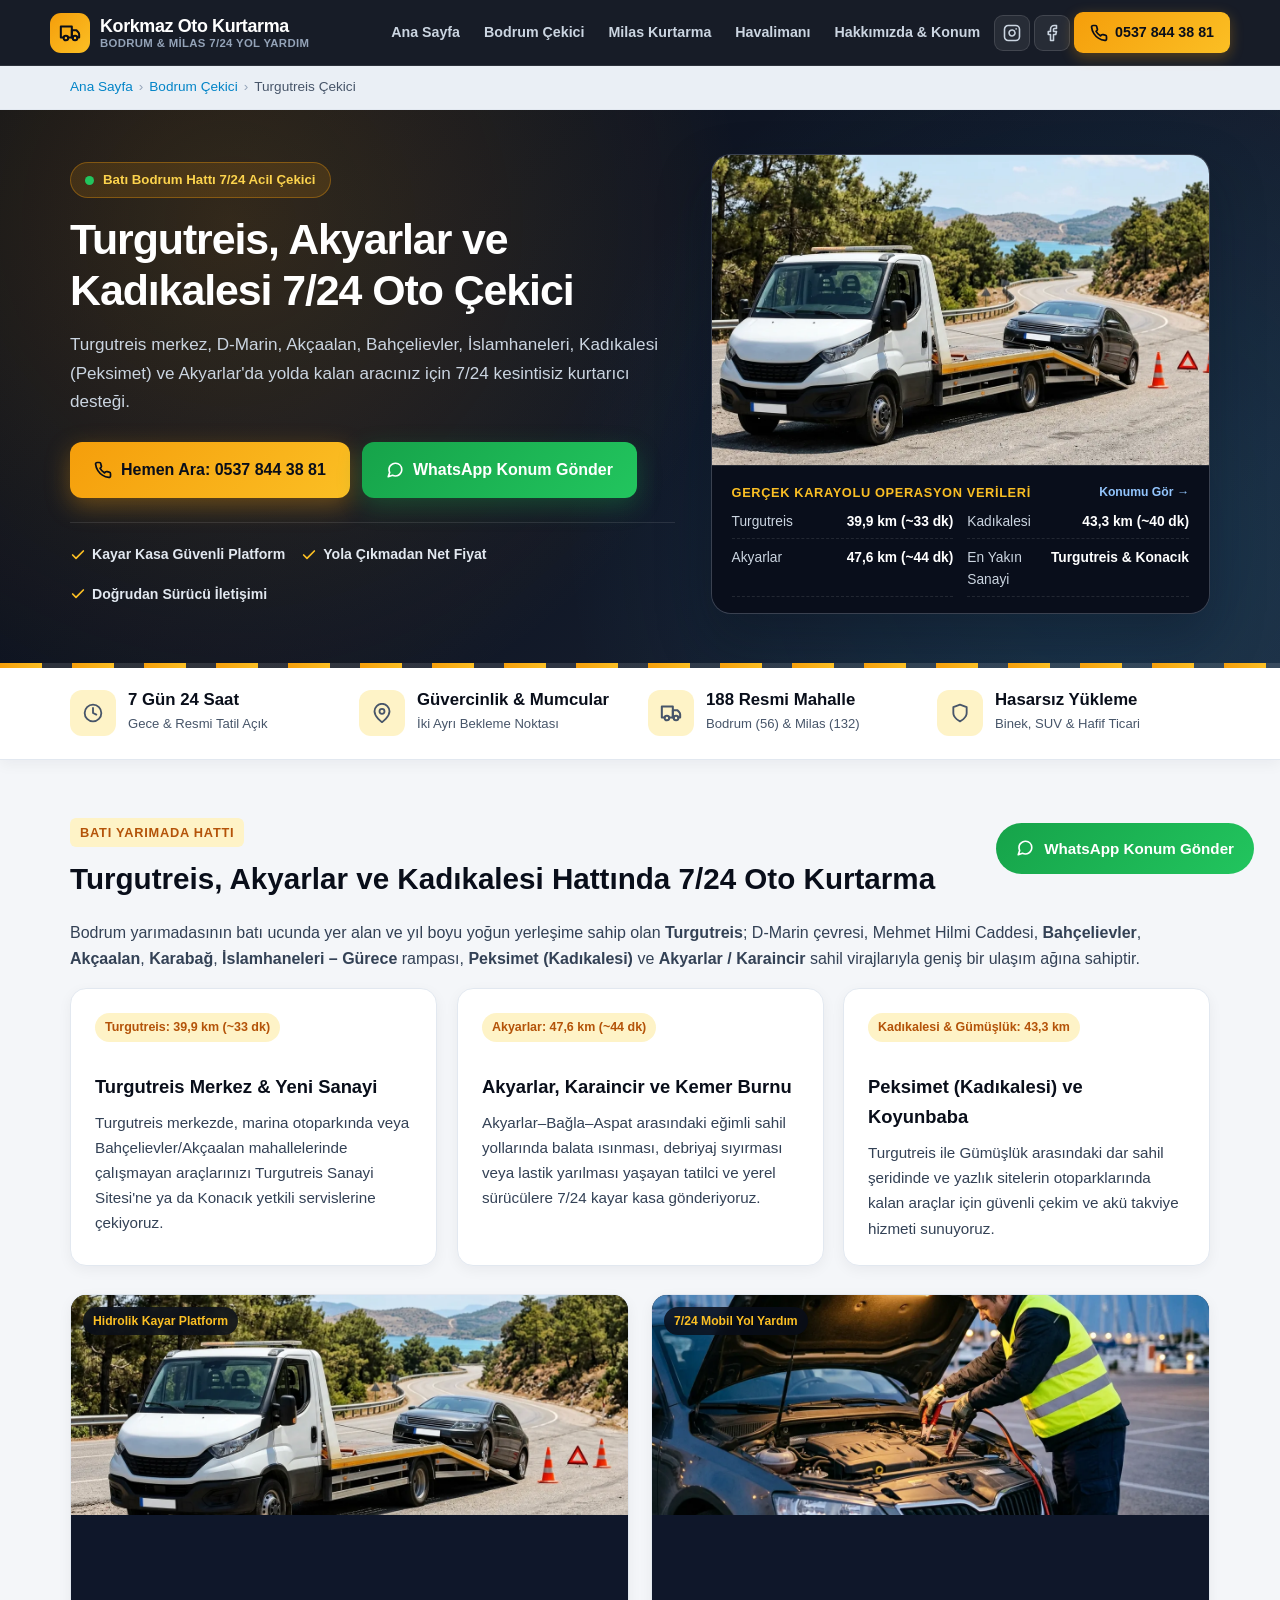
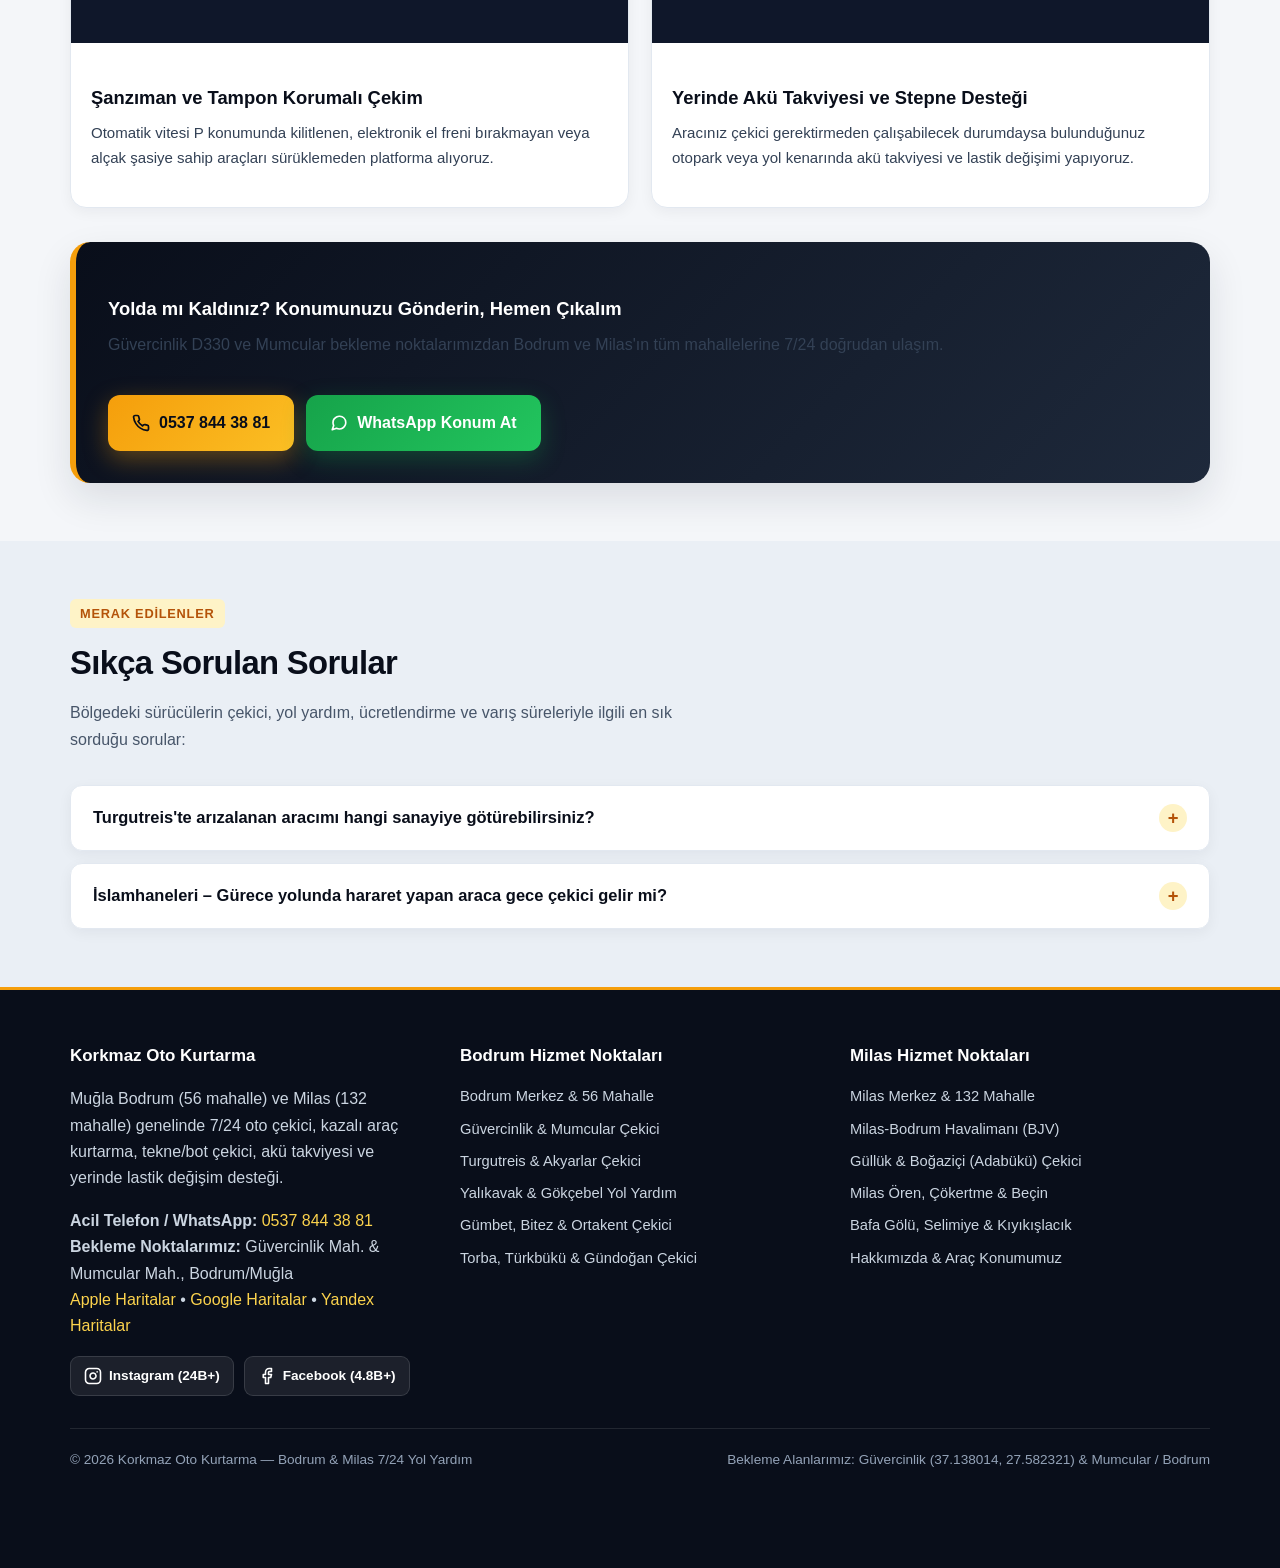
<file: turgutreis-cekici.html>
<!DOCTYPE html>
<html lang="tr">
<head>
  <meta charset="utf-8">
  <meta name="viewport" content="width=device-width, initial-scale=1">
  <title>Turgutreis Çekici & 7/24 Oto Kurtarma | Korkmaz</title>
  <meta name="description" content="Turgutreis, Akyarlar, Kadıkalesi (Peksimet), Akçaalan ve İslamhaneleri'nde 7/24 oto çekici ve yol yardım. Hemen arayın: 0537 844 38 81.">
  <link rel="canonical" href="https://www.kurtaricibodrum.com/turgutreis-cekici.html">
  <meta name="robots" content="index, follow">
  <meta name="geo.region" content="TR-48">
  <meta name="geo.placename" content="Güvercinlik, Bodrum, Muğla">
  <meta name="geo.position" content="37.138014;27.582321">
  <meta name="ICBM" content="37.138014, 27.582321">
  <meta property="og:locale" content="tr_TR">
  <meta property="og:type" content="website">
  <meta property="og:title" content="Turgutreis Çekici & 7/24 Oto Kurtarma | Korkmaz">
  <meta property="og:description" content="Turgutreis, Akyarlar, Kadıkalesi (Peksimet), Akçaalan ve İslamhaneleri'nde 7/24 oto çekici ve yol yardım. Hemen arayın: 0537 844 38 81.">
  <meta property="og:url" content="https://www.kurtaricibodrum.com/turgutreis-cekici.html">
  <meta property="og:image" content="https://www.kurtaricibodrum.com/assets/img/kayar-kasa-oto-kurtarma.webp">
  <meta property="og:site_name" content="Korkmaz Oto Kurtarma">
  <link rel="stylesheet" href="assets/style.css">
  <script type="application/ld+json">
[
  {
    "@context": "https://schema.org",
    "@type": "AutomotiveBusiness",
    "@id": "https://www.kurtaricibodrum.com/#korkmaz-oto-kurtarma",
    "name": "Korkmaz Oto Kurtarma",
    "url": "https://www.kurtaricibodrum.com/turgutreis-cekici.html",
    "image": "https://www.kurtaricibodrum.com/assets/img/kayar-kasa-oto-kurtarma.webp",
    "telephone": "+905378443881",
    "priceRange": "₺₺",
    "address": {
      "@type": "PostalAddress",
      "streetAddress": "Güvercinlik Mahallesi",
      "addressLocality": "Bodrum",
      "addressRegion": "Muğla",
      "postalCode": "48450",
      "addressCountry": "TR"
    },
    "geo": {
      "@type": "GeoCoordinates",
      "latitude": 37.138014,
      "longitude": 27.582321
    },
    "hasMap": "https://maps.apple.com/?ll=37.138014,27.582321&q=Korkmaz+Oto+Kurtarma",
    "openingHoursSpecification": [
      {
        "@type": "OpeningHoursSpecification",
        "dayOfWeek": [
          "Monday",
          "Tuesday",
          "Wednesday",
          "Thursday",
          "Friday",
          "Saturday",
          "Sunday"
        ],
        "opens": "00:00",
        "closes": "23:59"
      }
    ],
    "areaServed": [
      {
        "@type": "Place",
        "name": "Turgutreis, Bodrum"
      },
      {
        "@type": "Place",
        "name": "Akyarlar, Bodrum"
      },
      {
        "@type": "Place",
        "name": "Peksimet, Bodrum"
      },
      {
        "@type": "Place",
        "name": "Akçaalan, Bodrum"
      },
      {
        "@type": "Place",
        "name": "Bahçelievler, Bodrum"
      },
      {
        "@type": "Place",
        "name": "İslamhaneleri, Bodrum"
      },
      {
        "@type": "Place",
        "name": "Karabağ, Bodrum"
      }
    ],
    "sameAs": [
      "https://www.instagram.com/bodrum_korkmaz_oto_kurtarma/",
      "https://www.facebook.com/korkmazotoyolyardim",
      "https://maps.apple.com/?ll=37.138014,27.582321&q=Korkmaz+Oto+Kurtarma",
      "https://www.google.com/maps?q=37.138014,27.582321",
      "https://yandex.com.tr/harita/?pt=27.582321,37.138014&z=18&l=map"
    ]
  },
  {
    "@context": "https://schema.org",
    "@type": "BreadcrumbList",
    "itemListElement": [
      {
        "@type": "ListItem",
        "position": 1,
        "name": "Ana Sayfa",
        "item": "https://www.kurtaricibodrum.com/"
      },
      {
        "@type": "ListItem",
        "position": 2,
        "name": "Bodrum Çekici",
        "item": "https://www.kurtaricibodrum.com/bodrum-cekici.html"
      },
      {
        "@type": "ListItem",
        "position": 3,
        "name": "Turgutreis Çekici",
        "item": "https://www.kurtaricibodrum.com/turgutreis-cekici.html"
      }
    ]
  },
  {
    "@context": "https://schema.org",
    "@type": "FAQPage",
    "mainEntity": [
      {
        "@type": "Question",
        "name": "Turgutreis'te arızalanan aracımı hangi sanayiye götürebilirsiniz?",
        "acceptedAnswer": {
          "@type": "Answer",
          "text": "Talebinize göre hemen yakındaki Turgutreis Sanayi Sitesi'ne, Konacık'taki özel/yetkili servislere veya şehir dışına taşıyabiliyoruz."
        }
      },
      {
        "@type": "Question",
        "name": "İslamhaneleri – Gürece yolunda hararet yapan araca gece çekici gelir mi?",
        "acceptedAnswer": {
          "@type": "Answer",
          "text": "Evet, D330 Turgutreis–Ortakent bağlantı yolunda 7/24 gece-gündüz emniyetli yükleme yapıyoruz."
        }
      }
    ]
  }
]
  </script>
</head>
<body>
  <header class="site-header">
    <div class="container header-inner">
      <a href="index.html" class="brand">
        <span class="brand-badge"><svg width="22" height="22" viewBox="0 0 24 24" fill="none" stroke="currentColor" stroke-width="2.2" stroke-linecap="round" stroke-linejoin="round" aria-hidden="true"><path d="M10 17h4V5H2v12h3"/><path d="M20 17h2v-3.34a4 4 0 0 0-1.17-2.83L19 9h-5v8h1"/><circle cx="7.5" cy="17.5" r="2.5"/><circle cx="17.5" cy="17.5" r="2.5"/></svg></span>
        <span class="brand-text">
          <span class="brand-title">Korkmaz Oto Kurtarma</span>
          <span class="brand-sub">Bodrum &amp; Milas 7/24 Yol Yardım</span>
        </span>
      </a>
      <button class="nav-toggle" type="button" aria-label="Menüyü aç" aria-expanded="false">&#9776; Menü</button>
      <nav class="main-nav" id="mainNav" aria-label="Ana menü">
        <a href="index.html" class="">Ana Sayfa</a><a href="bodrum-cekici.html" class="">Bodrum Çekici</a><a href="milas-oto-kurtarma.html" class="">Milas Kurtarma</a><a href="milas-bodrum-havalimani-cekici.html" class="">Havalimanı</a><a href="hakkimizda.html" class="">Hakkımızda & Konum</a>
        <a href="https://www.instagram.com/bodrum_korkmaz_oto_kurtarma/" target="_blank" rel="noopener" class="header-social-icon" aria-label="Instagram (@bodrum_korkmaz_oto_kurtarma)" title="Instagram"><svg width="18" height="18" viewBox="0 0 24 24" fill="none" stroke="currentColor" stroke-width="2.1" stroke-linecap="round" stroke-linejoin="round" aria-hidden="true"><rect x="2" y="2" width="20" height="20" rx="5" ry="5"/><path d="M16 11.37A4 4 0 1 1 12.63 8 4 4 0 0 1 16 11.37z"/><line x1="17.5" y1="6.5" x2="17.51" y2="6.5"/></svg></a>
        <a href="https://www.facebook.com/korkmazotoyolyardim" target="_blank" rel="noopener" class="header-social-icon" aria-label="Facebook (Korkmaz Oto Kurtarma)" title="Facebook"><svg width="18" height="18" viewBox="0 0 24 24" fill="none" stroke="currentColor" stroke-width="2.1" stroke-linecap="round" stroke-linejoin="round" aria-hidden="true"><path d="M18 2h-3a5 5 0 0 0-5 5v3H7v4h3v8h4v-8h3l1-4h-4V7a1 1 0 0 1 1-1h3z"/></svg></a>
        <a href="tel:+905378443881" class="header-cta"><svg width="18" height="18" viewBox="0 0 24 24" fill="none" stroke="currentColor" stroke-width="2.3" stroke-linecap="round" stroke-linejoin="round" aria-hidden="true"><path d="M22 16.92v3a2 2 0 0 1-2.18 2 19.79 19.79 0 0 1-8.63-3.07 19.5 19.5 0 0 1-6-6 19.79 19.79 0 0 1-3.07-8.67A2 2 0 0 1 4.11 2h3a2 2 0 0 1 2 1.72c.12.96.36 1.9.7 2.81a2 2 0 0 1-.45 2.11L8.09 9.91a16 16 0 0 0 6 6l1.27-1.27a2 2 0 0 1 2.11-.45c.91.34 1.85.58 2.81.7A2 2 0 0 1 22 16.92z"/></svg> 0537 844 38 81</a>
      </nav>
    </div>
  </header>

  <nav class="breadcrumb" aria-label="Sayfa yolu"><div class="container"><ol><li><a href="index.html">Ana Sayfa</a></li><li><a href="bodrum-cekici.html">Bodrum Çekici</a></li><li aria-current="page">Turgutreis Çekici</li></ol></div></nav>

  <main>
    <section class="hero">
      <div class="container hero-grid">
        <div class="hero-content">
          <span class="hero-tag"><span class="live-dot"></span> Batı Bodrum Hattı 7/24 Acil Çekici</span>
          <h1>Turgutreis, Akyarlar ve Kadıkalesi 7/24 Oto Çekici</h1>
          <p class="lead">Turgutreis merkez, D-Marin, Akçaalan, Bahçelievler, İslamhaneleri, Kadıkalesi (Peksimet) ve Akyarlar'da yolda kalan aracınız için 7/24 kesintisiz kurtarıcı desteği.</p>
          <div class="cta-group">
            <a href="tel:+905378443881" class="btn btn-call"><svg width="18" height="18" viewBox="0 0 24 24" fill="none" stroke="currentColor" stroke-width="2.3" stroke-linecap="round" stroke-linejoin="round" aria-hidden="true"><path d="M22 16.92v3a2 2 0 0 1-2.18 2 19.79 19.79 0 0 1-8.63-3.07 19.5 19.5 0 0 1-6-6 19.79 19.79 0 0 1-3.07-8.67A2 2 0 0 1 4.11 2h3a2 2 0 0 1 2 1.72c.12.96.36 1.9.7 2.81a2 2 0 0 1-.45 2.11L8.09 9.91a16 16 0 0 0 6 6l1.27-1.27a2 2 0 0 1 2.11-.45c.91.34 1.85.58 2.81.7A2 2 0 0 1 22 16.92z"/></svg> Hemen Ara: 0537 844 38 81</a>
            <a href="https://wa.me/905378443881?text=Merhaba%2C%20Korkmaz%20Oto%20Kurtarma%27dan%20konumuma%20acil%20%C3%A7ekici%20%2F%20yol%20yard%C4%B1m%20deste%C4%9Fi%20istiyorum." class="btn btn-wa" rel="noopener" target="_blank"><svg width="18" height="18" viewBox="0 0 24 24" fill="none" stroke="currentColor" stroke-width="2.2" stroke-linecap="round" stroke-linejoin="round" aria-hidden="true"><path d="M21 11.5a8.38 8.38 0 0 1-.9 3.8 8.5 8.5 0 0 1-7.6 4.7 8.38 8.38 0 0 1-3.8-.9L3 21l1.9-5.7a8.38 8.38 0 0 1-.9-3.8 8.5 8.5 0 0 1 4.7-7.6 8.38 8.38 0 0 1 3.8-.9h.5a8.48 8.48 0 0 1 8 8v.5z"/></svg> WhatsApp Konum Gönder</a>
          </div>
          <div class="hero-trust">
            <span><svg width="16" height="16" viewBox="0 0 24 24" fill="none" stroke="currentColor" stroke-width="2.6" stroke-linecap="round" stroke-linejoin="round" aria-hidden="true"><polyline points="20 6 9 17 4 12"/></svg> Kayar Kasa Güvenli Platform</span>
            <span><svg width="16" height="16" viewBox="0 0 24 24" fill="none" stroke="currentColor" stroke-width="2.6" stroke-linecap="round" stroke-linejoin="round" aria-hidden="true"><polyline points="20 6 9 17 4 12"/></svg> Yola Çıkmadan Net Fiyat</span>
            <span><svg width="16" height="16" viewBox="0 0 24 24" fill="none" stroke="currentColor" stroke-width="2.6" stroke-linecap="round" stroke-linejoin="round" aria-hidden="true"><polyline points="20 6 9 17 4 12"/></svg> Doğrudan Sürücü İletişimi</span>
          </div>
        </div>
        <div class="hero-visual">
          <img src="assets/img/kayar-kasa-oto-kurtarma.webp" alt="Turgutreis Bodrum hattında kayar kasa oto kurtarma aracı" width="1280" height="800" fetchpriority="high">
          <div class="hero-overlay-card">
            <p class="hero-overlay-title"><span>Gerçek Karayolu Operasyon Verileri</span> <a href="hakkimizda.html#harita">Konumu Gör &rarr;</a></p>
            <div class="stat-grid-mini">
              <div><span>Turgutreis</span><strong>39,9 km (~33 dk)</strong></div><div><span>Kadıkalesi</span><strong>43,3 km (~40 dk)</strong></div><div><span>Akyarlar</span><strong>47,6 km (~44 dk)</strong></div><div><span>En Yakın Sanayi</span><strong>Turgutreis & Konacık</strong></div>
            </div>
          </div>
        </div>
      </div>
    </section>

    <div class="metric-ribbon">
      <div class="container metric-grid">
        <div class="metric-box">
          <span class="metric-icon"><svg width="20" height="20" viewBox="0 0 24 24" fill="none" stroke="currentColor" stroke-width="2.2" stroke-linecap="round" stroke-linejoin="round" aria-hidden="true"><circle cx="12" cy="12" r="10"/><polyline points="12 6 12 12 16 14"/></svg></span>
          <div>
            <strong>7 Gün 24 Saat</strong>
            <span>Gece &amp; Resmi Tatil Açık</span>
          </div>
        </div>
        <div class="metric-box">
          <span class="metric-icon"><svg width="20" height="20" viewBox="0 0 24 24" fill="none" stroke="currentColor" stroke-width="2.2" stroke-linecap="round" stroke-linejoin="round" aria-hidden="true"><path d="M21 10c0 7-9 13-9 13s-9-6-9-13a9 9 0 0 1 18 0z"/><circle cx="12" cy="10" r="3"/></svg></span>
          <div>
            <strong>Güvercinlik &amp; Mumcular</strong>
            <span>İki Ayrı Bekleme Noktası</span>
          </div>
        </div>
        <div class="metric-box">
          <span class="metric-icon"><svg width="22" height="22" viewBox="0 0 24 24" fill="none" stroke="currentColor" stroke-width="2.2" stroke-linecap="round" stroke-linejoin="round" aria-hidden="true"><path d="M10 17h4V5H2v12h3"/><path d="M20 17h2v-3.34a4 4 0 0 0-1.17-2.83L19 9h-5v8h1"/><circle cx="7.5" cy="17.5" r="2.5"/><circle cx="17.5" cy="17.5" r="2.5"/></svg></span>
          <div>
            <strong>188 Resmi Mahalle</strong>
            <span>Bodrum (56) &amp; Milas (132)</span>
          </div>
        </div>
        <div class="metric-box">
          <span class="metric-icon"><svg width="20" height="20" viewBox="0 0 24 24" fill="none" stroke="currentColor" stroke-width="2.2" stroke-linecap="round" stroke-linejoin="round" aria-hidden="true"><path d="M12 22s8-4 8-10V5l-8-3-8 3v7c0 6 8 10 8 10z"/></svg></span>
          <div>
            <strong>Hasarsız Yükleme</strong>
            <span>Binek, SUV &amp; Hafif Ticari</span>
          </div>
        </div>
      </div>
    </div>

    
<section class="section prose">
  <div class="container">
    <span class="section-kicker">Batı Yarımada Hattı</span>
    <h2>Turgutreis, Akyarlar ve Kadıkalesi Hattında 7/24 Oto Kurtarma</h2>
    <p>Bodrum yarımadasının batı ucunda yer alan ve yıl boyu yoğun yerleşime sahip olan <strong>Turgutreis</strong>; D-Marin çevresi, Mehmet Hilmi Caddesi, <strong>Bahçelievler</strong>, <strong>Akçaalan</strong>, <strong>Karabağ</strong>, <strong>İslamhaneleri – Gürece</strong> rampası, <strong>Peksimet (Kadıkalesi)</strong> ve <strong>Akyarlar / Karaincir</strong> sahil virajlarıyla geniş bir ulaşım ağına sahiptir.</p>
    <div class="grid-3">
      <div class="card">
        <span class="badge-km">Turgutreis: 39,9 km (~33 dk)</span>
        <h3>Turgutreis Merkez &amp; Yeni Sanayi</h3>
        <p>Turgutreis merkezde, marina otoparkında veya Bahçelievler/Akçaalan mahallelerinde çalışmayan araçlarınızı Turgutreis Sanayi Sitesi'ne ya da Konacık yetkili servislerine çekiyoruz.</p>
      </div>
      <div class="card">
        <span class="badge-km">Akyarlar: 47,6 km (~44 dk)</span>
        <h3>Akyarlar, Karaincir ve Kemer Burnu</h3>
        <p>Akyarlar–Bağla–Aspat arasındaki eğimli sahil yollarında balata ısınması, debriyaj sıyırması veya lastik yarılması yaşayan tatilci ve yerel sürücülere 7/24 kayar kasa gönderiyoruz.</p>
      </div>
      <div class="card">
        <span class="badge-km">Kadıkalesi &amp; Gümüşlük: 43,3 km</span>
        <h3>Peksimet (Kadıkalesi) ve Koyunbaba</h3>
        <p>Turgutreis ile Gümüşlük arasındaki dar sahil şeridinde ve yazlık sitelerin otoparklarında kalan araçlar için güvenli çekim ve akü takviye hizmeti sunuyoruz.</p>
      </div>
    </div>
    
<div class="service-grid" style="margin-top:28px;">
  <div class="service-card">
    <div class="service-img-wrap">
      <img src="assets/img/kayar-kasa-oto-kurtarma.webp" alt="Hidrolik kayar kasa oto kurtarıcı platforma araç yükleme" width="1280" height="800" loading="lazy">
      <span class="service-chip">Hidrolik Kayar Platform</span>
    </div>
    <div class="service-body">
      <h3>Şanzıman ve Tampon Korumalı Çekim</h3>
      <p>Otomatik vitesi P konumunda kilitlenen, elektronik el freni bırakmayan veya alçak şasiye sahip araçları sürüklemeden platforma alıyoruz.</p>
    </div>
  </div>
  <div class="service-card">
    <div class="service-img-wrap">
      <img src="assets/img/yerinde-aku-takviyesi.webp" alt="Gece otoparkta profesyonel akü takviyesi yol yardım desteği" width="1280" height="800" loading="lazy">
      <span class="service-chip">7/24 Mobil Yol Yardım</span>
    </div>
    <div class="service-body">
      <h3>Yerinde Akü Takviyesi ve Stepne Desteği</h3>
      <p>Aracınız çekici gerektirmeden çalışabilecek durumdaysa bulunduğunuz otopark veya yol kenarında akü takviyesi ve lastik değişimi yapıyoruz.</p>
    </div>
  </div>
</div>

    
<div class="cta-banner">
  <div>
    <h3>Yolda mı Kaldınız? Konumunuzu Gönderin, Hemen Çıkalım</h3>
    <p>Güvercinlik D330 ve Mumcular bekleme noktalarımızdan Bodrum ve Milas'ın tüm mahallelerine 7/24 doğrudan ulaşım.</p>
  </div>
  <div class="cta-group">
    <a href="tel:+905378443881" class="btn btn-call"><svg width="18" height="18" viewBox="0 0 24 24" fill="none" stroke="currentColor" stroke-width="2.3" stroke-linecap="round" stroke-linejoin="round" aria-hidden="true"><path d="M22 16.92v3a2 2 0 0 1-2.18 2 19.79 19.79 0 0 1-8.63-3.07 19.5 19.5 0 0 1-6-6 19.79 19.79 0 0 1-3.07-8.67A2 2 0 0 1 4.11 2h3a2 2 0 0 1 2 1.72c.12.96.36 1.9.7 2.81a2 2 0 0 1-.45 2.11L8.09 9.91a16 16 0 0 0 6 6l1.27-1.27a2 2 0 0 1 2.11-.45c.91.34 1.85.58 2.81.7A2 2 0 0 1 22 16.92z"/></svg> 0537 844 38 81</a>
    <a href="https://wa.me/905378443881?text=Merhaba%2C%20Korkmaz%20Oto%20Kurtarma%27dan%20konumuma%20acil%20%C3%A7ekici%20%2F%20yol%20yard%C4%B1m%20deste%C4%9Fi%20istiyorum." class="btn btn-wa" rel="noopener" target="_blank"><svg width="18" height="18" viewBox="0 0 24 24" fill="none" stroke="currentColor" stroke-width="2.2" stroke-linecap="round" stroke-linejoin="round" aria-hidden="true"><path d="M21 11.5a8.38 8.38 0 0 1-.9 3.8 8.5 8.5 0 0 1-7.6 4.7 8.38 8.38 0 0 1-3.8-.9L3 21l1.9-5.7a8.38 8.38 0 0 1-.9-3.8 8.5 8.5 0 0 1 4.7-7.6 8.38 8.38 0 0 1 3.8-.9h.5a8.48 8.48 0 0 1 8 8v.5z"/></svg> WhatsApp Konum At</a>
  </div>
</div>

  </div>
</section>


    
        <section class="section section-alt" id="sss">
          <div class="container">
            <div class="section-header">
              <span class="section-kicker">Merak Edilenler</span>
              <h2 class="section-title">Sıkça Sorulan Sorular</h2>
              <p class="section-sub">Bölgedeki sürücülerin çekici, yol yardım, ücretlendirme ve varış süreleriyle ilgili en sık sorduğu sorular:</p>
            </div>
            <div class="faq-list">
              <details class="faq-item"><summary>Turgutreis'te arızalanan aracımı hangi sanayiye götürebilirsiniz?</summary><p>Talebinize göre hemen yakındaki Turgutreis Sanayi Sitesi'ne, Konacık'taki özel/yetkili servislere veya şehir dışına taşıyabiliyoruz.</p></details><details class="faq-item"><summary>İslamhaneleri – Gürece yolunda hararet yapan araca gece çekici gelir mi?</summary><p>Evet, D330 Turgutreis–Ortakent bağlantı yolunda 7/24 gece-gündüz emniyetli yükleme yapıyoruz.</p></details>
            </div>
          </div>
        </section>
        
  </main>

  <footer class="site-footer">
    <div class="container">
      <div class="footer-grid">
        <div>
          <h3>Korkmaz Oto Kurtarma</h3>
          <p>Muğla Bodrum (56 mahalle) ve Milas (132 mahalle) genelinde 7/24 oto çekici, kazalı araç kurtarma, tekne/bot çekici, akü takviyesi ve yerinde lastik değişim desteği.</p>
          <p><strong>Acil Telefon / WhatsApp:</strong> <a href="tel:+905378443881">0537 844 38 81</a><br>
          <strong>Bekleme Noktalarımız:</strong> Güvercinlik Mah. &amp; Mumcular Mah., Bodrum/Muğla<br>
          <a href="https://maps.apple.com/?ll=37.138014,27.582321&q=Korkmaz+Oto+Kurtarma" target="_blank" rel="noopener">Apple Haritalar</a> &bull; <a href="https://www.google.com/maps?q=37.138014,27.582321" target="_blank" rel="noopener">Google Haritalar</a> &bull; <a href="https://yandex.com.tr/harita/?pt=27.582321,37.138014&z=18&l=map" target="_blank" rel="noopener">Yandex Haritalar</a></p>
          <div class="footer-social-row">
            <a href="https://www.instagram.com/bodrum_korkmaz_oto_kurtarma/" target="_blank" rel="noopener" class="footer-social-btn"><svg width="18" height="18" viewBox="0 0 24 24" fill="none" stroke="currentColor" stroke-width="2.1" stroke-linecap="round" stroke-linejoin="round" aria-hidden="true"><rect x="2" y="2" width="20" height="20" rx="5" ry="5"/><path d="M16 11.37A4 4 0 1 1 12.63 8 4 4 0 0 1 16 11.37z"/><line x1="17.5" y1="6.5" x2="17.51" y2="6.5"/></svg> Instagram (24B+)</a>
            <a href="https://www.facebook.com/korkmazotoyolyardim" target="_blank" rel="noopener" class="footer-social-btn"><svg width="18" height="18" viewBox="0 0 24 24" fill="none" stroke="currentColor" stroke-width="2.1" stroke-linecap="round" stroke-linejoin="round" aria-hidden="true"><path d="M18 2h-3a5 5 0 0 0-5 5v3H7v4h3v8h4v-8h3l1-4h-4V7a1 1 0 0 1 1-1h3z"/></svg> Facebook (4.8B+)</a>
          </div>
        </div>
        <div>
          <h3>Bodrum Hizmet Noktaları</h3>
          <ul class="footer-links">
            <li><a href="bodrum-cekici.html">Bodrum Merkez &amp; 56 Mahalle</a></li>
            <li><a href="guvercinlik-cekici.html">Güvercinlik &amp; Mumcular Çekici</a></li>
            <li><a href="turgutreis-cekici.html">Turgutreis &amp; Akyarlar Çekici</a></li>
            <li><a href="yalikavak-yol-yardim.html">Yalıkavak &amp; Gökçebel Yol Yardım</a></li>
            <li><a href="gumbet-bitez-ortakent-cekici.html">Gümbet, Bitez &amp; Ortakent Çekici</a></li>
            <li><a href="torba-turkbuku-gundogan-cekici.html">Torba, Türkbükü &amp; Gündoğan Çekici</a></li>
          </ul>
        </div>
        <div>
          <h3>Milas Hizmet Noktaları</h3>
          <ul class="footer-links">
            <li><a href="milas-oto-kurtarma.html">Milas Merkez &amp; 132 Mahalle</a></li>
            <li><a href="milas-bodrum-havalimani-cekici.html">Milas-Bodrum Havalimanı (BJV)</a></li>
            <li><a href="gulluk-bogazici-cekici.html">Güllük &amp; Boğaziçi (Adabükü) Çekici</a></li>
            <li><a href="oren-cekici.html">Milas Ören, Çökertme &amp; Beçin</a></li>
            <li><a href="bafa-selimiye-cekici.html">Bafa Gölü, Selimiye &amp; Kıyıkışlacık</a></li>
            <li><a href="hakkimizda.html">Hakkımızda &amp; Araç Konumumuz</a></li>
          </ul>
        </div>
      </div>
      <div class="footer-bottom">
        <span>&copy; 2026 Korkmaz Oto Kurtarma — Bodrum &amp; Milas 7/24 Yol Yardım</span>
        <span>Bekleme Alanlarımız: Güvercinlik (37.138014, 27.582321) &amp; Mumcular / Bodrum</span>
      </div>
    </div>
  </footer>

  <a href="https://wa.me/905378443881?text=Merhaba%2C%20Korkmaz%20Oto%20Kurtarma%27dan%20konumuma%20acil%20%C3%A7ekici%20%2F%20yol%20yard%C4%B1m%20deste%C4%9Fi%20istiyorum." class="desktop-wa-float" rel="noopener" target="_blank" aria-label="WhatsApp üzerinden konum gönder">
    <svg width="18" height="18" viewBox="0 0 24 24" fill="none" stroke="currentColor" stroke-width="2.2" stroke-linecap="round" stroke-linejoin="round" aria-hidden="true"><path d="M21 11.5a8.38 8.38 0 0 1-.9 3.8 8.5 8.5 0 0 1-7.6 4.7 8.38 8.38 0 0 1-3.8-.9L3 21l1.9-5.7a8.38 8.38 0 0 1-.9-3.8 8.5 8.5 0 0 1 4.7-7.6 8.38 8.38 0 0 1 3.8-.9h.5a8.48 8.48 0 0 1 8 8v.5z"/></svg> <span>WhatsApp Konum Gönder</span>
  </a>

  <div class="mobile-sticky-bar" role="region" aria-label="Acil iletişim çubuğu">
    <a href="tel:+905378443881" class="btn-call"><svg width="18" height="18" viewBox="0 0 24 24" fill="none" stroke="currentColor" stroke-width="2.3" stroke-linecap="round" stroke-linejoin="round" aria-hidden="true"><path d="M22 16.92v3a2 2 0 0 1-2.18 2 19.79 19.79 0 0 1-8.63-3.07 19.5 19.5 0 0 1-6-6 19.79 19.79 0 0 1-3.07-8.67A2 2 0 0 1 4.11 2h3a2 2 0 0 1 2 1.72c.12.96.36 1.9.7 2.81a2 2 0 0 1-.45 2.11L8.09 9.91a16 16 0 0 0 6 6l1.27-1.27a2 2 0 0 1 2.11-.45c.91.34 1.85.58 2.81.7A2 2 0 0 1 22 16.92z"/></svg> Hemen Ara</a>
    <a href="https://wa.me/905378443881?text=Merhaba%2C%20Korkmaz%20Oto%20Kurtarma%27dan%20konumuma%20acil%20%C3%A7ekici%20%2F%20yol%20yard%C4%B1m%20deste%C4%9Fi%20istiyorum." class="btn-wa" rel="noopener" target="_blank"><svg width="18" height="18" viewBox="0 0 24 24" fill="none" stroke="currentColor" stroke-width="2.2" stroke-linecap="round" stroke-linejoin="round" aria-hidden="true"><path d="M21 11.5a8.38 8.38 0 0 1-.9 3.8 8.5 8.5 0 0 1-7.6 4.7 8.38 8.38 0 0 1-3.8-.9L3 21l1.9-5.7a8.38 8.38 0 0 1-.9-3.8 8.5 8.5 0 0 1 4.7-7.6 8.38 8.38 0 0 1 3.8-.9h.5a8.48 8.48 0 0 1 8 8v.5z"/></svg> Konum Gönder</a>
  </div>

  <script>
    (function () {
      var hdr = document.querySelector('.site-header');
      var navBtn = document.querySelector('.nav-toggle');
      var navEl = document.getElementById('mainNav');
      if (navBtn && navEl) {
        navBtn.addEventListener('click', function () {
          var isOpen = navEl.classList.toggle('open');
          navBtn.setAttribute('aria-expanded', isOpen ? 'true' : 'false');
        });
      }
      if (hdr) {
        window.addEventListener('scroll', function () {
          hdr.classList.toggle('scrolled', window.scrollY > 24);
        }, { passive: true });
      }
      if ('IntersectionObserver' in window) {
        document.documentElement.classList.add('js-anim');
        var targets = document.querySelectorAll('.service-card, .card, .step-card, .table-wrap, .cta-banner, .faq-item, .section-header');
        var io = new IntersectionObserver(function (entries) {
          entries.forEach(function (e) {
            if (e.isIntersecting) {
              e.target.classList.add('is-visible');
              io.unobserve(e.target);
            }
          });
        }, { threshold: 0.08, rootMargin: '0px 0px -30px 0px' });
        targets.forEach(function (el, i) {
          el.classList.add('reveal');
          var mod = i % 3;
          if (mod === 1) el.classList.add('reveal-d1');
          if (mod === 2) el.classList.add('reveal-d2');
          io.observe(el);
        });
      }
    })();
  </script>
</body>
</html>
</file>
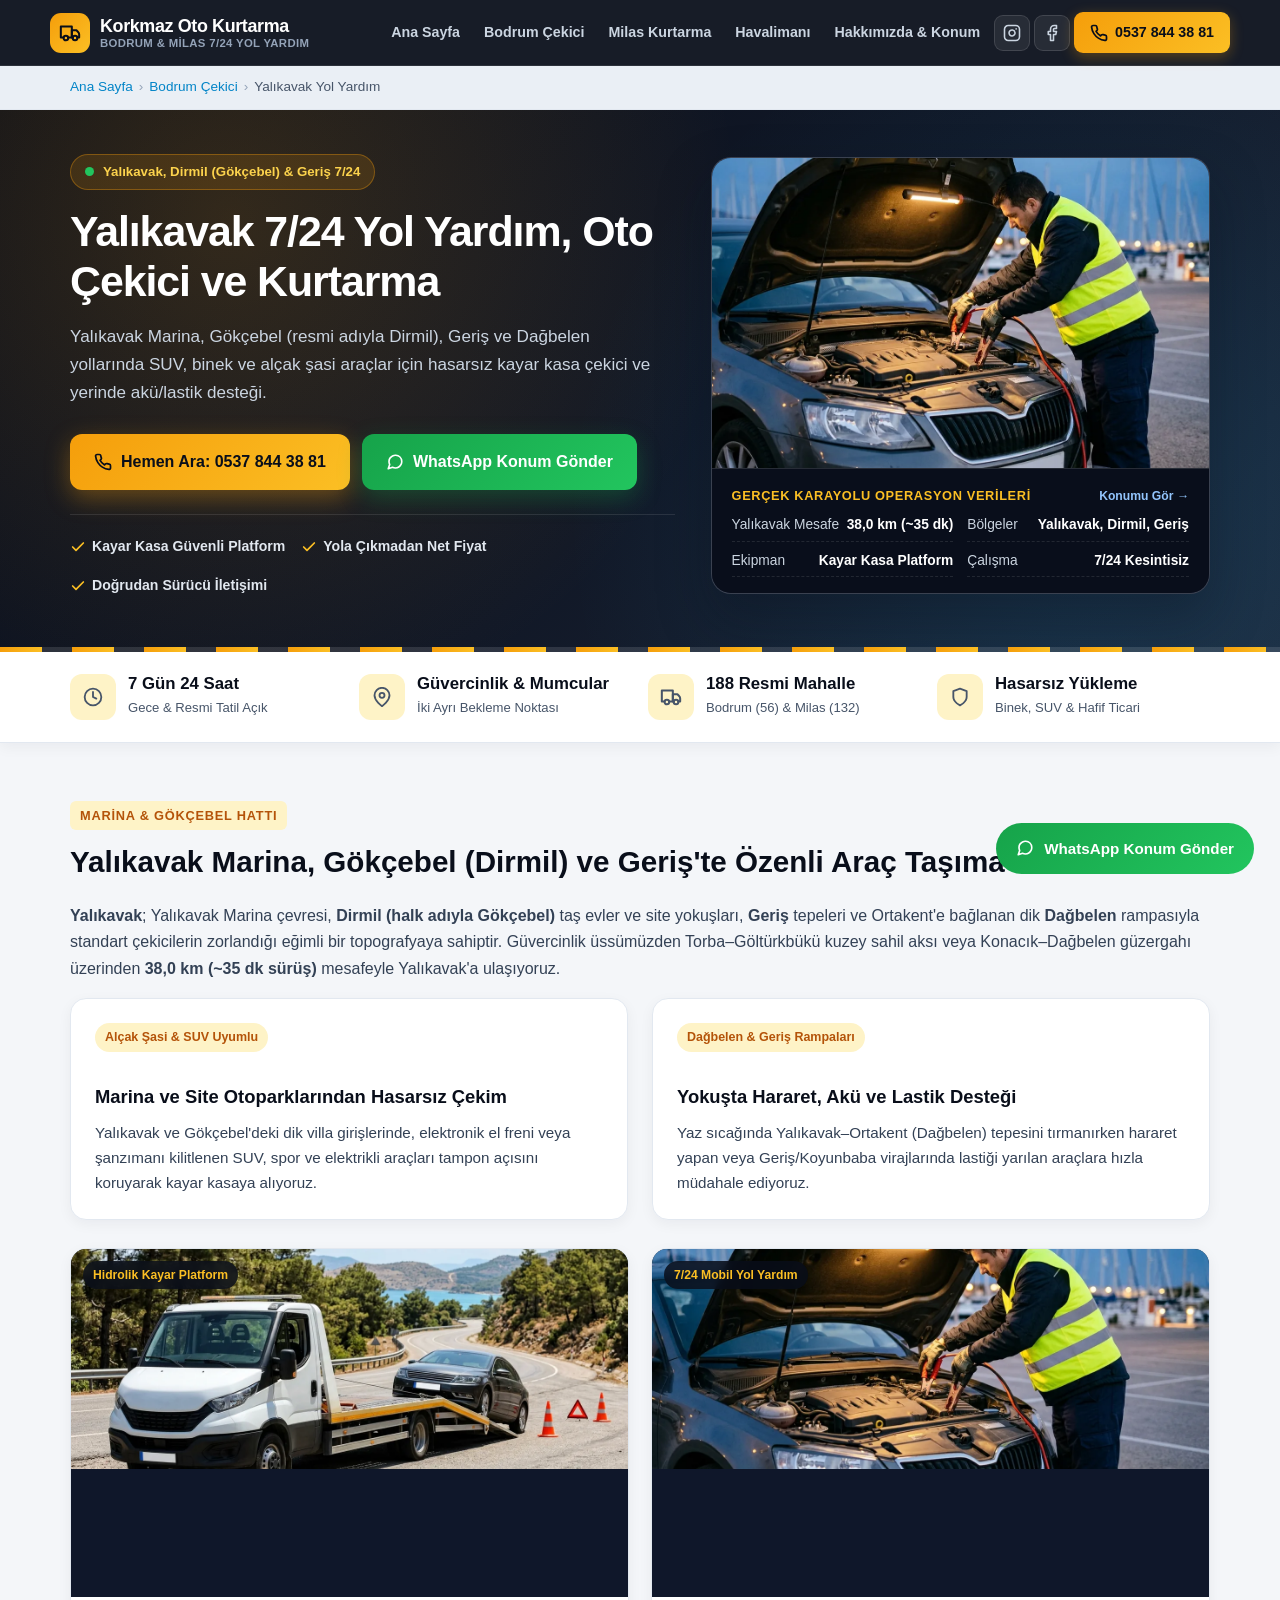
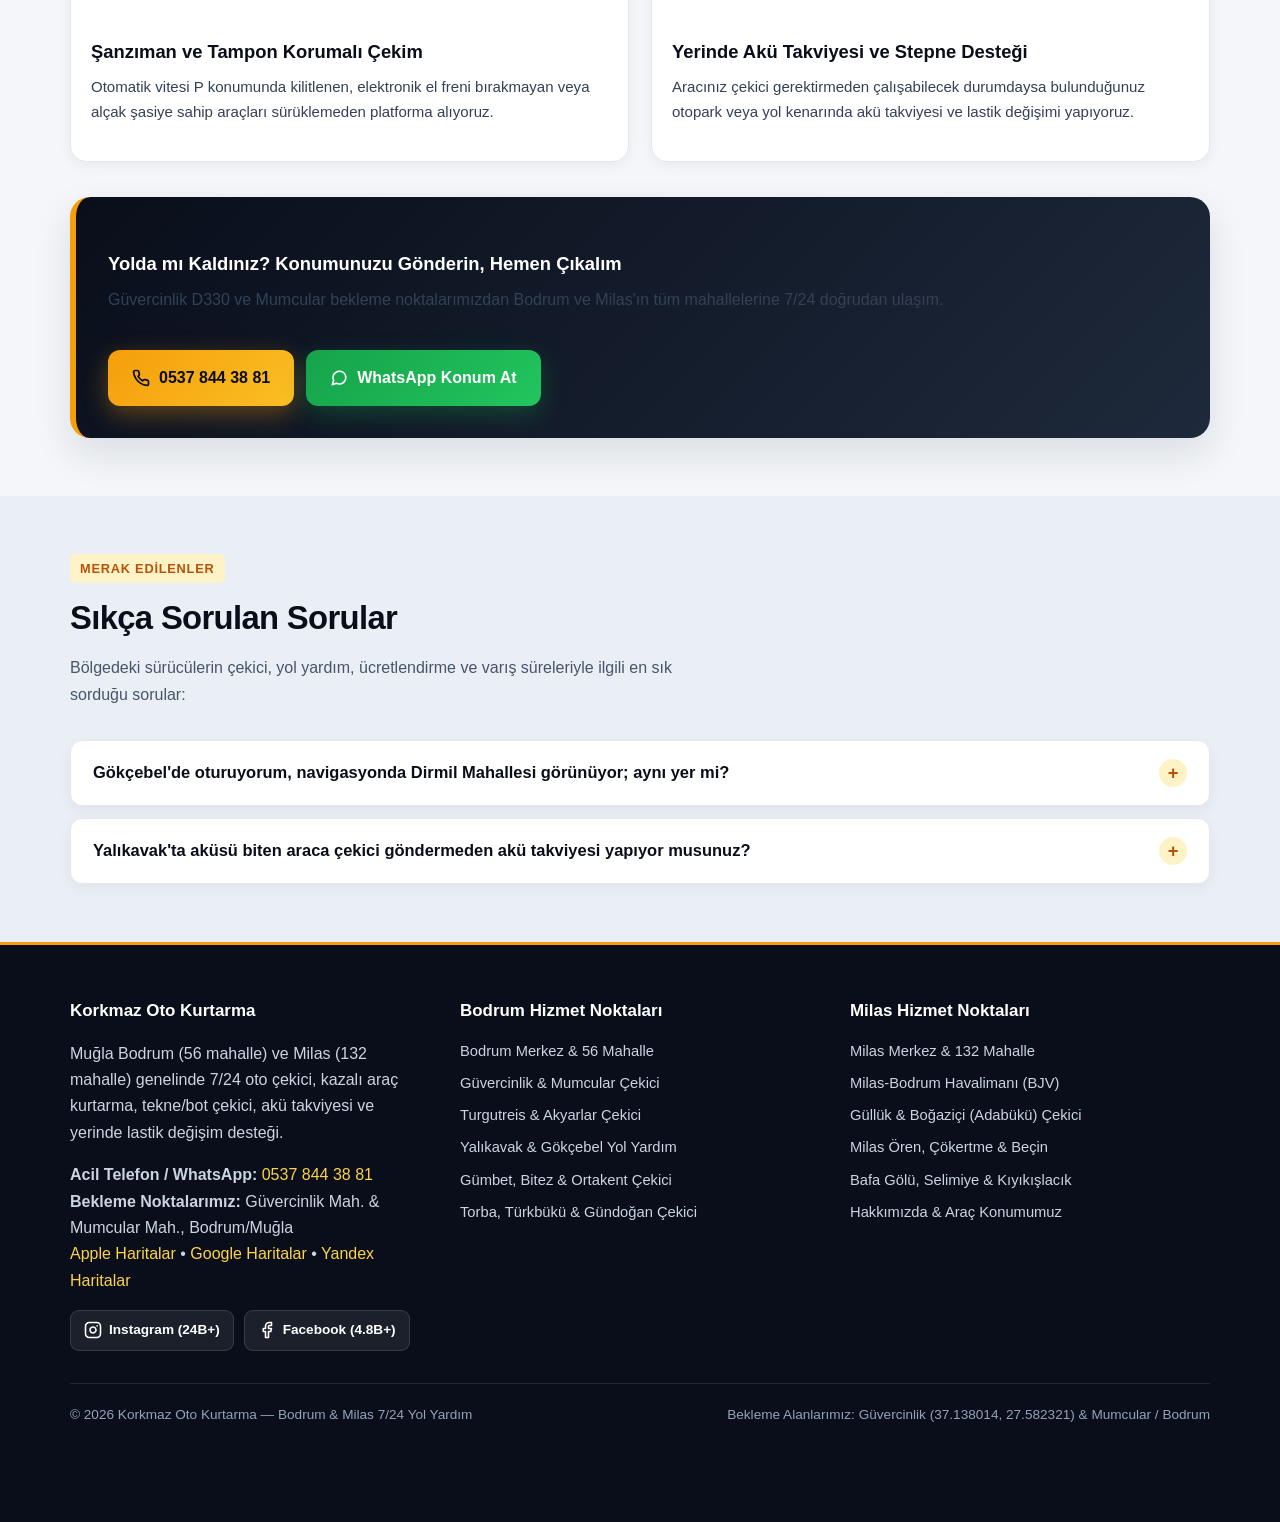
<file: yalikavak-yol-yardim.html>
<!DOCTYPE html>
<html lang="tr">
<head>
  <meta charset="utf-8">
  <meta name="viewport" content="width=device-width, initial-scale=1">
  <title>Yalıkavak Yol Yardım & 7/24 Oto Çekici | Korkmaz</title>
  <meta name="description" content="Yalıkavak, Gökçebel (Dirmil), Geriş ve Marina çevresinde 7/24 yol yardım, alçak şasi uyumlu oto çekici ve akü takviyesi: 0537 844 38 81.">
  <link rel="canonical" href="https://www.kurtaricibodrum.com/yalikavak-yol-yardim.html">
  <meta name="robots" content="index, follow">
  <meta name="geo.region" content="TR-48">
  <meta name="geo.placename" content="Güvercinlik, Bodrum, Muğla">
  <meta name="geo.position" content="37.138014;27.582321">
  <meta name="ICBM" content="37.138014, 27.582321">
  <meta property="og:locale" content="tr_TR">
  <meta property="og:type" content="website">
  <meta property="og:title" content="Yalıkavak Yol Yardım & 7/24 Oto Çekici | Korkmaz">
  <meta property="og:description" content="Yalıkavak, Gökçebel (Dirmil), Geriş ve Marina çevresinde 7/24 yol yardım, alçak şasi uyumlu oto çekici ve akü takviyesi: 0537 844 38 81.">
  <meta property="og:url" content="https://www.kurtaricibodrum.com/yalikavak-yol-yardim.html">
  <meta property="og:image" content="https://www.kurtaricibodrum.com/assets/img/yerinde-aku-takviyesi.webp">
  <meta property="og:site_name" content="Korkmaz Oto Kurtarma">
  <link rel="stylesheet" href="assets/style.css">
  <script type="application/ld+json">
[
  {
    "@context": "https://schema.org",
    "@type": "AutomotiveBusiness",
    "@id": "https://www.kurtaricibodrum.com/#korkmaz-oto-kurtarma",
    "name": "Korkmaz Oto Kurtarma",
    "url": "https://www.kurtaricibodrum.com/yalikavak-yol-yardim.html",
    "image": "https://www.kurtaricibodrum.com/assets/img/yerinde-aku-takviyesi.webp",
    "telephone": "+905378443881",
    "priceRange": "₺₺",
    "address": {
      "@type": "PostalAddress",
      "streetAddress": "Güvercinlik Mahallesi",
      "addressLocality": "Bodrum",
      "addressRegion": "Muğla",
      "postalCode": "48450",
      "addressCountry": "TR"
    },
    "geo": {
      "@type": "GeoCoordinates",
      "latitude": 37.138014,
      "longitude": 27.582321
    },
    "hasMap": "https://maps.apple.com/?ll=37.138014,27.582321&q=Korkmaz+Oto+Kurtarma",
    "openingHoursSpecification": [
      {
        "@type": "OpeningHoursSpecification",
        "dayOfWeek": [
          "Monday",
          "Tuesday",
          "Wednesday",
          "Thursday",
          "Friday",
          "Saturday",
          "Sunday"
        ],
        "opens": "00:00",
        "closes": "23:59"
      }
    ],
    "areaServed": [
      {
        "@type": "Place",
        "name": "Yalıkavak, Bodrum"
      },
      {
        "@type": "Place",
        "name": "Dirmil, Bodrum"
      },
      {
        "@type": "Place",
        "name": "Geriş, Bodrum"
      },
      {
        "@type": "Place",
        "name": "Dağbelen, Bodrum"
      }
    ],
    "sameAs": [
      "https://www.instagram.com/bodrum_korkmaz_oto_kurtarma/",
      "https://www.facebook.com/korkmazotoyolyardim",
      "https://maps.apple.com/?ll=37.138014,27.582321&q=Korkmaz+Oto+Kurtarma",
      "https://www.google.com/maps?q=37.138014,27.582321",
      "https://yandex.com.tr/harita/?pt=27.582321,37.138014&z=18&l=map"
    ]
  },
  {
    "@context": "https://schema.org",
    "@type": "BreadcrumbList",
    "itemListElement": [
      {
        "@type": "ListItem",
        "position": 1,
        "name": "Ana Sayfa",
        "item": "https://www.kurtaricibodrum.com/"
      },
      {
        "@type": "ListItem",
        "position": 2,
        "name": "Bodrum Çekici",
        "item": "https://www.kurtaricibodrum.com/bodrum-cekici.html"
      },
      {
        "@type": "ListItem",
        "position": 3,
        "name": "Yalıkavak Yol Yardım",
        "item": "https://www.kurtaricibodrum.com/yalikavak-yol-yardim.html"
      }
    ]
  },
  {
    "@context": "https://schema.org",
    "@type": "FAQPage",
    "mainEntity": [
      {
        "@type": "Question",
        "name": "Gökçebel'de oturuyorum, navigasyonda Dirmil Mahallesi görünüyor; aynı yer mi?",
        "acceptedAnswer": {
          "@type": "Answer",
          "text": "Evet. Gökçebel'in NVİ ve Bodrum Belediyesi resmi kayıtlarındaki mahalle adı Dirmil Mahallesi'dir. WhatsApp konumu attığınızda doğrudan kapınıza ulaşıyoruz."
        }
      },
      {
        "@type": "Question",
        "name": "Yalıkavak'ta aküsü biten araca çekici göndermeden akü takviyesi yapıyor musunuz?",
        "acceptedAnswer": {
          "@type": "Answer",
          "text": "Evet. Aracınızın sadece aküsü boşaldıysa yerinde takviye yaparak zaman ve çekici maliyeti tasarrufu sağlıyoruz."
        }
      }
    ]
  }
]
  </script>
</head>
<body>
  <header class="site-header">
    <div class="container header-inner">
      <a href="index.html" class="brand">
        <span class="brand-badge"><svg width="22" height="22" viewBox="0 0 24 24" fill="none" stroke="currentColor" stroke-width="2.2" stroke-linecap="round" stroke-linejoin="round" aria-hidden="true"><path d="M10 17h4V5H2v12h3"/><path d="M20 17h2v-3.34a4 4 0 0 0-1.17-2.83L19 9h-5v8h1"/><circle cx="7.5" cy="17.5" r="2.5"/><circle cx="17.5" cy="17.5" r="2.5"/></svg></span>
        <span class="brand-text">
          <span class="brand-title">Korkmaz Oto Kurtarma</span>
          <span class="brand-sub">Bodrum &amp; Milas 7/24 Yol Yardım</span>
        </span>
      </a>
      <button class="nav-toggle" type="button" aria-label="Menüyü aç" aria-expanded="false">&#9776; Menü</button>
      <nav class="main-nav" id="mainNav" aria-label="Ana menü">
        <a href="index.html" class="">Ana Sayfa</a><a href="bodrum-cekici.html" class="">Bodrum Çekici</a><a href="milas-oto-kurtarma.html" class="">Milas Kurtarma</a><a href="milas-bodrum-havalimani-cekici.html" class="">Havalimanı</a><a href="hakkimizda.html" class="">Hakkımızda & Konum</a>
        <a href="https://www.instagram.com/bodrum_korkmaz_oto_kurtarma/" target="_blank" rel="noopener" class="header-social-icon" aria-label="Instagram (@bodrum_korkmaz_oto_kurtarma)" title="Instagram"><svg width="18" height="18" viewBox="0 0 24 24" fill="none" stroke="currentColor" stroke-width="2.1" stroke-linecap="round" stroke-linejoin="round" aria-hidden="true"><rect x="2" y="2" width="20" height="20" rx="5" ry="5"/><path d="M16 11.37A4 4 0 1 1 12.63 8 4 4 0 0 1 16 11.37z"/><line x1="17.5" y1="6.5" x2="17.51" y2="6.5"/></svg></a>
        <a href="https://www.facebook.com/korkmazotoyolyardim" target="_blank" rel="noopener" class="header-social-icon" aria-label="Facebook (Korkmaz Oto Kurtarma)" title="Facebook"><svg width="18" height="18" viewBox="0 0 24 24" fill="none" stroke="currentColor" stroke-width="2.1" stroke-linecap="round" stroke-linejoin="round" aria-hidden="true"><path d="M18 2h-3a5 5 0 0 0-5 5v3H7v4h3v8h4v-8h3l1-4h-4V7a1 1 0 0 1 1-1h3z"/></svg></a>
        <a href="tel:+905378443881" class="header-cta"><svg width="18" height="18" viewBox="0 0 24 24" fill="none" stroke="currentColor" stroke-width="2.3" stroke-linecap="round" stroke-linejoin="round" aria-hidden="true"><path d="M22 16.92v3a2 2 0 0 1-2.18 2 19.79 19.79 0 0 1-8.63-3.07 19.5 19.5 0 0 1-6-6 19.79 19.79 0 0 1-3.07-8.67A2 2 0 0 1 4.11 2h3a2 2 0 0 1 2 1.72c.12.96.36 1.9.7 2.81a2 2 0 0 1-.45 2.11L8.09 9.91a16 16 0 0 0 6 6l1.27-1.27a2 2 0 0 1 2.11-.45c.91.34 1.85.58 2.81.7A2 2 0 0 1 22 16.92z"/></svg> 0537 844 38 81</a>
      </nav>
    </div>
  </header>

  <nav class="breadcrumb" aria-label="Sayfa yolu"><div class="container"><ol><li><a href="index.html">Ana Sayfa</a></li><li><a href="bodrum-cekici.html">Bodrum Çekici</a></li><li aria-current="page">Yalıkavak Yol Yardım</li></ol></div></nav>

  <main>
    <section class="hero">
      <div class="container hero-grid">
        <div class="hero-content">
          <span class="hero-tag"><span class="live-dot"></span> Yalıkavak, Dirmil (Gökçebel) & Geriş 7/24</span>
          <h1>Yalıkavak 7/24 Yol Yardım, Oto Çekici ve Kurtarma</h1>
          <p class="lead">Yalıkavak Marina, Gökçebel (resmi adıyla Dirmil), Geriş ve Dağbelen yollarında SUV, binek ve alçak şasi araçlar için hasarsız kayar kasa çekici ve yerinde akü/lastik desteği.</p>
          <div class="cta-group">
            <a href="tel:+905378443881" class="btn btn-call"><svg width="18" height="18" viewBox="0 0 24 24" fill="none" stroke="currentColor" stroke-width="2.3" stroke-linecap="round" stroke-linejoin="round" aria-hidden="true"><path d="M22 16.92v3a2 2 0 0 1-2.18 2 19.79 19.79 0 0 1-8.63-3.07 19.5 19.5 0 0 1-6-6 19.79 19.79 0 0 1-3.07-8.67A2 2 0 0 1 4.11 2h3a2 2 0 0 1 2 1.72c.12.96.36 1.9.7 2.81a2 2 0 0 1-.45 2.11L8.09 9.91a16 16 0 0 0 6 6l1.27-1.27a2 2 0 0 1 2.11-.45c.91.34 1.85.58 2.81.7A2 2 0 0 1 22 16.92z"/></svg> Hemen Ara: 0537 844 38 81</a>
            <a href="https://wa.me/905378443881?text=Merhaba%2C%20Korkmaz%20Oto%20Kurtarma%27dan%20konumuma%20acil%20%C3%A7ekici%20%2F%20yol%20yard%C4%B1m%20deste%C4%9Fi%20istiyorum." class="btn btn-wa" rel="noopener" target="_blank"><svg width="18" height="18" viewBox="0 0 24 24" fill="none" stroke="currentColor" stroke-width="2.2" stroke-linecap="round" stroke-linejoin="round" aria-hidden="true"><path d="M21 11.5a8.38 8.38 0 0 1-.9 3.8 8.5 8.5 0 0 1-7.6 4.7 8.38 8.38 0 0 1-3.8-.9L3 21l1.9-5.7a8.38 8.38 0 0 1-.9-3.8 8.5 8.5 0 0 1 4.7-7.6 8.38 8.38 0 0 1 3.8-.9h.5a8.48 8.48 0 0 1 8 8v.5z"/></svg> WhatsApp Konum Gönder</a>
          </div>
          <div class="hero-trust">
            <span><svg width="16" height="16" viewBox="0 0 24 24" fill="none" stroke="currentColor" stroke-width="2.6" stroke-linecap="round" stroke-linejoin="round" aria-hidden="true"><polyline points="20 6 9 17 4 12"/></svg> Kayar Kasa Güvenli Platform</span>
            <span><svg width="16" height="16" viewBox="0 0 24 24" fill="none" stroke="currentColor" stroke-width="2.6" stroke-linecap="round" stroke-linejoin="round" aria-hidden="true"><polyline points="20 6 9 17 4 12"/></svg> Yola Çıkmadan Net Fiyat</span>
            <span><svg width="16" height="16" viewBox="0 0 24 24" fill="none" stroke="currentColor" stroke-width="2.6" stroke-linecap="round" stroke-linejoin="round" aria-hidden="true"><polyline points="20 6 9 17 4 12"/></svg> Doğrudan Sürücü İletişimi</span>
          </div>
        </div>
        <div class="hero-visual">
          <img src="assets/img/yerinde-aku-takviyesi.webp" alt="Yalıkavak marina otoparkında gece akü takviyesi yol yardım hizmeti" width="1280" height="800" fetchpriority="high">
          <div class="hero-overlay-card">
            <p class="hero-overlay-title"><span>Gerçek Karayolu Operasyon Verileri</span> <a href="hakkimizda.html#harita">Konumu Gör &rarr;</a></p>
            <div class="stat-grid-mini">
              <div><span>Yalıkavak Mesafe</span><strong>38,0 km (~35 dk)</strong></div><div><span>Bölgeler</span><strong>Yalıkavak, Dirmil, Geriş</strong></div><div><span>Ekipman</span><strong>Kayar Kasa Platform</strong></div><div><span>Çalışma</span><strong>7/24 Kesintisiz</strong></div>
            </div>
          </div>
        </div>
      </div>
    </section>

    <div class="metric-ribbon">
      <div class="container metric-grid">
        <div class="metric-box">
          <span class="metric-icon"><svg width="20" height="20" viewBox="0 0 24 24" fill="none" stroke="currentColor" stroke-width="2.2" stroke-linecap="round" stroke-linejoin="round" aria-hidden="true"><circle cx="12" cy="12" r="10"/><polyline points="12 6 12 12 16 14"/></svg></span>
          <div>
            <strong>7 Gün 24 Saat</strong>
            <span>Gece &amp; Resmi Tatil Açık</span>
          </div>
        </div>
        <div class="metric-box">
          <span class="metric-icon"><svg width="20" height="20" viewBox="0 0 24 24" fill="none" stroke="currentColor" stroke-width="2.2" stroke-linecap="round" stroke-linejoin="round" aria-hidden="true"><path d="M21 10c0 7-9 13-9 13s-9-6-9-13a9 9 0 0 1 18 0z"/><circle cx="12" cy="10" r="3"/></svg></span>
          <div>
            <strong>Güvercinlik &amp; Mumcular</strong>
            <span>İki Ayrı Bekleme Noktası</span>
          </div>
        </div>
        <div class="metric-box">
          <span class="metric-icon"><svg width="22" height="22" viewBox="0 0 24 24" fill="none" stroke="currentColor" stroke-width="2.2" stroke-linecap="round" stroke-linejoin="round" aria-hidden="true"><path d="M10 17h4V5H2v12h3"/><path d="M20 17h2v-3.34a4 4 0 0 0-1.17-2.83L19 9h-5v8h1"/><circle cx="7.5" cy="17.5" r="2.5"/><circle cx="17.5" cy="17.5" r="2.5"/></svg></span>
          <div>
            <strong>188 Resmi Mahalle</strong>
            <span>Bodrum (56) &amp; Milas (132)</span>
          </div>
        </div>
        <div class="metric-box">
          <span class="metric-icon"><svg width="20" height="20" viewBox="0 0 24 24" fill="none" stroke="currentColor" stroke-width="2.2" stroke-linecap="round" stroke-linejoin="round" aria-hidden="true"><path d="M12 22s8-4 8-10V5l-8-3-8 3v7c0 6 8 10 8 10z"/></svg></span>
          <div>
            <strong>Hasarsız Yükleme</strong>
            <span>Binek, SUV &amp; Hafif Ticari</span>
          </div>
        </div>
      </div>
    </div>

    
<section class="section prose">
  <div class="container">
    <span class="section-kicker">Marina &amp; Gökçebel Hattı</span>
    <h2>Yalıkavak Marina, Gökçebel (Dirmil) ve Geriş'te Özenli Araç Taşıma</h2>
    <p><strong>Yalıkavak</strong>; Yalıkavak Marina çevresi, <strong>Dirmil (halk adıyla Gökçebel)</strong> taş evler ve site yokuşları, <strong>Geriş</strong> tepeleri ve Ortakent'e bağlanan dik <strong>Dağbelen</strong> rampasıyla standart çekicilerin zorlandığı eğimli bir topografyaya sahiptir. Güvercinlik üssümüzden Torba–Göltürkbükü kuzey sahil aksı veya Konacık–Dağbelen güzergahı üzerinden <strong>38,0 km (~35 dk sürüş)</strong> mesafeyle Yalıkavak'a ulaşıyoruz.</p>
    <div class="grid-2">
      <div class="card">
        <span class="badge-km">Alçak Şasi &amp; SUV Uyumlu</span>
        <h3>Marina ve Site Otoparklarından Hasarsız Çekim</h3>
        <p>Yalıkavak ve Gökçebel'deki dik villa girişlerinde, elektronik el freni veya şanzımanı kilitlenen SUV, spor ve elektrikli araçları tampon açısını koruyarak kayar kasaya alıyoruz.</p>
      </div>
      <div class="card">
        <span class="badge-km">Dağbelen &amp; Geriş Rampaları</span>
        <h3>Yokuşta Hararet, Akü ve Lastik Desteği</h3>
        <p>Yaz sıcağında Yalıkavak–Ortakent (Dağbelen) tepesini tırmanırken hararet yapan veya Geriş/Koyunbaba virajlarında lastiği yarılan araçlara hızla müdahale ediyoruz.</p>
      </div>
    </div>
    
<div class="service-grid" style="margin-top:28px;">
  <div class="service-card">
    <div class="service-img-wrap">
      <img src="assets/img/kayar-kasa-oto-kurtarma.webp" alt="Hidrolik kayar kasa oto kurtarıcı platforma araç yükleme" width="1280" height="800" loading="lazy">
      <span class="service-chip">Hidrolik Kayar Platform</span>
    </div>
    <div class="service-body">
      <h3>Şanzıman ve Tampon Korumalı Çekim</h3>
      <p>Otomatik vitesi P konumunda kilitlenen, elektronik el freni bırakmayan veya alçak şasiye sahip araçları sürüklemeden platforma alıyoruz.</p>
    </div>
  </div>
  <div class="service-card">
    <div class="service-img-wrap">
      <img src="assets/img/yerinde-aku-takviyesi.webp" alt="Gece otoparkta profesyonel akü takviyesi yol yardım desteği" width="1280" height="800" loading="lazy">
      <span class="service-chip">7/24 Mobil Yol Yardım</span>
    </div>
    <div class="service-body">
      <h3>Yerinde Akü Takviyesi ve Stepne Desteği</h3>
      <p>Aracınız çekici gerektirmeden çalışabilecek durumdaysa bulunduğunuz otopark veya yol kenarında akü takviyesi ve lastik değişimi yapıyoruz.</p>
    </div>
  </div>
</div>

    
<div class="cta-banner">
  <div>
    <h3>Yolda mı Kaldınız? Konumunuzu Gönderin, Hemen Çıkalım</h3>
    <p>Güvercinlik D330 ve Mumcular bekleme noktalarımızdan Bodrum ve Milas'ın tüm mahallelerine 7/24 doğrudan ulaşım.</p>
  </div>
  <div class="cta-group">
    <a href="tel:+905378443881" class="btn btn-call"><svg width="18" height="18" viewBox="0 0 24 24" fill="none" stroke="currentColor" stroke-width="2.3" stroke-linecap="round" stroke-linejoin="round" aria-hidden="true"><path d="M22 16.92v3a2 2 0 0 1-2.18 2 19.79 19.79 0 0 1-8.63-3.07 19.5 19.5 0 0 1-6-6 19.79 19.79 0 0 1-3.07-8.67A2 2 0 0 1 4.11 2h3a2 2 0 0 1 2 1.72c.12.96.36 1.9.7 2.81a2 2 0 0 1-.45 2.11L8.09 9.91a16 16 0 0 0 6 6l1.27-1.27a2 2 0 0 1 2.11-.45c.91.34 1.85.58 2.81.7A2 2 0 0 1 22 16.92z"/></svg> 0537 844 38 81</a>
    <a href="https://wa.me/905378443881?text=Merhaba%2C%20Korkmaz%20Oto%20Kurtarma%27dan%20konumuma%20acil%20%C3%A7ekici%20%2F%20yol%20yard%C4%B1m%20deste%C4%9Fi%20istiyorum." class="btn btn-wa" rel="noopener" target="_blank"><svg width="18" height="18" viewBox="0 0 24 24" fill="none" stroke="currentColor" stroke-width="2.2" stroke-linecap="round" stroke-linejoin="round" aria-hidden="true"><path d="M21 11.5a8.38 8.38 0 0 1-.9 3.8 8.5 8.5 0 0 1-7.6 4.7 8.38 8.38 0 0 1-3.8-.9L3 21l1.9-5.7a8.38 8.38 0 0 1-.9-3.8 8.5 8.5 0 0 1 4.7-7.6 8.38 8.38 0 0 1 3.8-.9h.5a8.48 8.48 0 0 1 8 8v.5z"/></svg> WhatsApp Konum At</a>
  </div>
</div>

  </div>
</section>


    
        <section class="section section-alt" id="sss">
          <div class="container">
            <div class="section-header">
              <span class="section-kicker">Merak Edilenler</span>
              <h2 class="section-title">Sıkça Sorulan Sorular</h2>
              <p class="section-sub">Bölgedeki sürücülerin çekici, yol yardım, ücretlendirme ve varış süreleriyle ilgili en sık sorduğu sorular:</p>
            </div>
            <div class="faq-list">
              <details class="faq-item"><summary>Gökçebel'de oturuyorum, navigasyonda Dirmil Mahallesi görünüyor; aynı yer mi?</summary><p>Evet. Gökçebel'in NVİ ve Bodrum Belediyesi resmi kayıtlarındaki mahalle adı Dirmil Mahallesi'dir. WhatsApp konumu attığınızda doğrudan kapınıza ulaşıyoruz.</p></details><details class="faq-item"><summary>Yalıkavak'ta aküsü biten araca çekici göndermeden akü takviyesi yapıyor musunuz?</summary><p>Evet. Aracınızın sadece aküsü boşaldıysa yerinde takviye yaparak zaman ve çekici maliyeti tasarrufu sağlıyoruz.</p></details>
            </div>
          </div>
        </section>
        
  </main>

  <footer class="site-footer">
    <div class="container">
      <div class="footer-grid">
        <div>
          <h3>Korkmaz Oto Kurtarma</h3>
          <p>Muğla Bodrum (56 mahalle) ve Milas (132 mahalle) genelinde 7/24 oto çekici, kazalı araç kurtarma, tekne/bot çekici, akü takviyesi ve yerinde lastik değişim desteği.</p>
          <p><strong>Acil Telefon / WhatsApp:</strong> <a href="tel:+905378443881">0537 844 38 81</a><br>
          <strong>Bekleme Noktalarımız:</strong> Güvercinlik Mah. &amp; Mumcular Mah., Bodrum/Muğla<br>
          <a href="https://maps.apple.com/?ll=37.138014,27.582321&q=Korkmaz+Oto+Kurtarma" target="_blank" rel="noopener">Apple Haritalar</a> &bull; <a href="https://www.google.com/maps?q=37.138014,27.582321" target="_blank" rel="noopener">Google Haritalar</a> &bull; <a href="https://yandex.com.tr/harita/?pt=27.582321,37.138014&z=18&l=map" target="_blank" rel="noopener">Yandex Haritalar</a></p>
          <div class="footer-social-row">
            <a href="https://www.instagram.com/bodrum_korkmaz_oto_kurtarma/" target="_blank" rel="noopener" class="footer-social-btn"><svg width="18" height="18" viewBox="0 0 24 24" fill="none" stroke="currentColor" stroke-width="2.1" stroke-linecap="round" stroke-linejoin="round" aria-hidden="true"><rect x="2" y="2" width="20" height="20" rx="5" ry="5"/><path d="M16 11.37A4 4 0 1 1 12.63 8 4 4 0 0 1 16 11.37z"/><line x1="17.5" y1="6.5" x2="17.51" y2="6.5"/></svg> Instagram (24B+)</a>
            <a href="https://www.facebook.com/korkmazotoyolyardim" target="_blank" rel="noopener" class="footer-social-btn"><svg width="18" height="18" viewBox="0 0 24 24" fill="none" stroke="currentColor" stroke-width="2.1" stroke-linecap="round" stroke-linejoin="round" aria-hidden="true"><path d="M18 2h-3a5 5 0 0 0-5 5v3H7v4h3v8h4v-8h3l1-4h-4V7a1 1 0 0 1 1-1h3z"/></svg> Facebook (4.8B+)</a>
          </div>
        </div>
        <div>
          <h3>Bodrum Hizmet Noktaları</h3>
          <ul class="footer-links">
            <li><a href="bodrum-cekici.html">Bodrum Merkez &amp; 56 Mahalle</a></li>
            <li><a href="guvercinlik-cekici.html">Güvercinlik &amp; Mumcular Çekici</a></li>
            <li><a href="turgutreis-cekici.html">Turgutreis &amp; Akyarlar Çekici</a></li>
            <li><a href="yalikavak-yol-yardim.html">Yalıkavak &amp; Gökçebel Yol Yardım</a></li>
            <li><a href="gumbet-bitez-ortakent-cekici.html">Gümbet, Bitez &amp; Ortakent Çekici</a></li>
            <li><a href="torba-turkbuku-gundogan-cekici.html">Torba, Türkbükü &amp; Gündoğan Çekici</a></li>
          </ul>
        </div>
        <div>
          <h3>Milas Hizmet Noktaları</h3>
          <ul class="footer-links">
            <li><a href="milas-oto-kurtarma.html">Milas Merkez &amp; 132 Mahalle</a></li>
            <li><a href="milas-bodrum-havalimani-cekici.html">Milas-Bodrum Havalimanı (BJV)</a></li>
            <li><a href="gulluk-bogazici-cekici.html">Güllük &amp; Boğaziçi (Adabükü) Çekici</a></li>
            <li><a href="oren-cekici.html">Milas Ören, Çökertme &amp; Beçin</a></li>
            <li><a href="bafa-selimiye-cekici.html">Bafa Gölü, Selimiye &amp; Kıyıkışlacık</a></li>
            <li><a href="hakkimizda.html">Hakkımızda &amp; Araç Konumumuz</a></li>
          </ul>
        </div>
      </div>
      <div class="footer-bottom">
        <span>&copy; 2026 Korkmaz Oto Kurtarma — Bodrum &amp; Milas 7/24 Yol Yardım</span>
        <span>Bekleme Alanlarımız: Güvercinlik (37.138014, 27.582321) &amp; Mumcular / Bodrum</span>
      </div>
    </div>
  </footer>

  <a href="https://wa.me/905378443881?text=Merhaba%2C%20Korkmaz%20Oto%20Kurtarma%27dan%20konumuma%20acil%20%C3%A7ekici%20%2F%20yol%20yard%C4%B1m%20deste%C4%9Fi%20istiyorum." class="desktop-wa-float" rel="noopener" target="_blank" aria-label="WhatsApp üzerinden konum gönder">
    <svg width="18" height="18" viewBox="0 0 24 24" fill="none" stroke="currentColor" stroke-width="2.2" stroke-linecap="round" stroke-linejoin="round" aria-hidden="true"><path d="M21 11.5a8.38 8.38 0 0 1-.9 3.8 8.5 8.5 0 0 1-7.6 4.7 8.38 8.38 0 0 1-3.8-.9L3 21l1.9-5.7a8.38 8.38 0 0 1-.9-3.8 8.5 8.5 0 0 1 4.7-7.6 8.38 8.38 0 0 1 3.8-.9h.5a8.48 8.48 0 0 1 8 8v.5z"/></svg> <span>WhatsApp Konum Gönder</span>
  </a>

  <div class="mobile-sticky-bar" role="region" aria-label="Acil iletişim çubuğu">
    <a href="tel:+905378443881" class="btn-call"><svg width="18" height="18" viewBox="0 0 24 24" fill="none" stroke="currentColor" stroke-width="2.3" stroke-linecap="round" stroke-linejoin="round" aria-hidden="true"><path d="M22 16.92v3a2 2 0 0 1-2.18 2 19.79 19.79 0 0 1-8.63-3.07 19.5 19.5 0 0 1-6-6 19.79 19.79 0 0 1-3.07-8.67A2 2 0 0 1 4.11 2h3a2 2 0 0 1 2 1.72c.12.96.36 1.9.7 2.81a2 2 0 0 1-.45 2.11L8.09 9.91a16 16 0 0 0 6 6l1.27-1.27a2 2 0 0 1 2.11-.45c.91.34 1.85.58 2.81.7A2 2 0 0 1 22 16.92z"/></svg> Hemen Ara</a>
    <a href="https://wa.me/905378443881?text=Merhaba%2C%20Korkmaz%20Oto%20Kurtarma%27dan%20konumuma%20acil%20%C3%A7ekici%20%2F%20yol%20yard%C4%B1m%20deste%C4%9Fi%20istiyorum." class="btn-wa" rel="noopener" target="_blank"><svg width="18" height="18" viewBox="0 0 24 24" fill="none" stroke="currentColor" stroke-width="2.2" stroke-linecap="round" stroke-linejoin="round" aria-hidden="true"><path d="M21 11.5a8.38 8.38 0 0 1-.9 3.8 8.5 8.5 0 0 1-7.6 4.7 8.38 8.38 0 0 1-3.8-.9L3 21l1.9-5.7a8.38 8.38 0 0 1-.9-3.8 8.5 8.5 0 0 1 4.7-7.6 8.38 8.38 0 0 1 3.8-.9h.5a8.48 8.48 0 0 1 8 8v.5z"/></svg> Konum Gönder</a>
  </div>

  <script>
    (function () {
      var hdr = document.querySelector('.site-header');
      var navBtn = document.querySelector('.nav-toggle');
      var navEl = document.getElementById('mainNav');
      if (navBtn && navEl) {
        navBtn.addEventListener('click', function () {
          var isOpen = navEl.classList.toggle('open');
          navBtn.setAttribute('aria-expanded', isOpen ? 'true' : 'false');
        });
      }
      if (hdr) {
        window.addEventListener('scroll', function () {
          hdr.classList.toggle('scrolled', window.scrollY > 24);
        }, { passive: true });
      }
      if ('IntersectionObserver' in window) {
        document.documentElement.classList.add('js-anim');
        var targets = document.querySelectorAll('.service-card, .card, .step-card, .table-wrap, .cta-banner, .faq-item, .section-header');
        var io = new IntersectionObserver(function (entries) {
          entries.forEach(function (e) {
            if (e.isIntersecting) {
              e.target.classList.add('is-visible');
              io.unobserve(e.target);
            }
          });
        }, { threshold: 0.08, rootMargin: '0px 0px -30px 0px' });
        targets.forEach(function (el, i) {
          el.classList.add('reveal');
          var mod = i % 3;
          if (mod === 1) el.classList.add('reveal-d1');
          if (mod === 2) el.classList.add('reveal-d2');
          io.observe(el);
        });
      }
    })();
  </script>
</body>
</html>
</file>
<file: assets/style.css>
:root {
  --bg: #f4f6f9;
  --surface: #ffffff;
  --dark: #090e1a;
  --dark-2: #111827;
  --dark-3: #1e293b;
  --amber: #f59e0b;
  --amber-bright: #fbbf24;
  --amber-deep: #b45309;
  --amber-soft: #fef3c7;
  --green: #16a34a;
  --green-bright: #22c55e;
  --text: #0f172a;
  --muted: #475569;
  --border: #e2e8f0;
  --radius: 16px;
  --radius-sm: 10px;
  --shadow-sm: 0 4px 14px rgba(15, 23, 42, 0.05);
  --shadow-md: 0 16px 38px rgba(15, 23, 42, 0.11);
  --shadow-lg: 0 24px 52px rgba(9, 14, 26, 0.34);
}

*, *::before, *::after {
  box-sizing: border-box;
}

html {
  scroll-behavior: smooth;
  -webkit-text-size-adjust: 100%;
  max-width: 100%;
  overflow-x: clip;
}

body {
  margin: 0;
  font-family: -apple-system, BlinkMacSystemFont, "Segoe UI", Inter, Roboto, "Helvetica Neue", Arial, sans-serif;
  color: var(--text);
  background: var(--bg);
  line-height: 1.65;
  padding-bottom: 86px;
  width: 100%;
  max-width: 100%;
  overflow-x: clip;
}

@media (min-width: 920px) {
  body {
    padding-bottom: 0;
  }
}

img {
  max-width: 100%;
  display: block;
}

a {
  color: #0284c7;
  text-decoration: none;
  transition: color 0.18s ease;
}

a:hover {
  color: #0369a1;
}

.container {
  width: 100%;
  max-width: 1180px;
  margin: 0 auto;
  padding: 0 20px;
}

/* ================= KEYFRAME ANIMATIONS (60fps GPU) ================= */
@keyframes radarPulse {
  0% { box-shadow: 0 0 0 0 rgba(34, 197, 94, 0.7); }
  70% { box-shadow: 0 0 0 10px rgba(34, 197, 94, 0); }
  100% { box-shadow: 0 0 0 0 rgba(34, 197, 94, 0); }
}

@keyframes amberBeacon {
  0%, 100% { box-shadow: 0 4px 16px rgba(245, 158, 11, 0.35); }
  50% { box-shadow: 0 4px 26px rgba(251, 191, 36, 0.75); }
}

@keyframes btnShine {
  0% { transform: translateX(-140%) skewX(-22deg); }
  28%, 100% { transform: translateX(260%) skewX(-22deg); }
}

@keyframes phoneRing {
  0%, 100% { transform: rotate(0deg); }
  15% { transform: rotate(-14deg); }
  30% { transform: rotate(14deg); }
  45% { transform: rotate(-10deg); }
  60% { transform: rotate(10deg); }
  75% { transform: rotate(0deg); }
}

@keyframes heroFadeUp {
  from {
    opacity: 0;
    transform: translateY(20px);
  }
  to {
    opacity: 1;
    transform: translateY(0);
  }
}

@keyframes heroCardFloat {
  0%, 100% { transform: translateY(0px); }
  50% { transform: translateY(-6px); }
}

@keyframes highwayDash {
  from { background-position: 0 0; }
  to { background-position: 72px 0; }
}

@keyframes waFloatPulse {
  0% { box-shadow: 0 10px 26px rgba(22, 163, 74, 0.42), 0 0 0 0 rgba(34, 197, 94, 0.55); }
  70% { box-shadow: 0 10px 26px rgba(22, 163, 74, 0.42), 0 0 0 14px rgba(34, 197, 94, 0); }
  100% { box-shadow: 0 10px 26px rgba(22, 163, 74, 0.42), 0 0 0 0 rgba(34, 197, 94, 0); }
}

/* Scroll Reveal (Progressive Enhancement - Zero LCP Delay) */
.js-anim .reveal {
  opacity: 0;
  transform: translateY(26px);
  transition: opacity 0.62s cubic-bezier(0.22, 1, 0.36, 1), transform 0.62s cubic-bezier(0.22, 1, 0.36, 1);
  will-change: opacity, transform;
}

.js-anim .reveal.is-visible {
  opacity: 1;
  transform: translateY(0);
}

.js-anim .reveal-d1 { transition-delay: 80ms; }
.js-anim .reveal-d2 { transition-delay: 160ms; }
.js-anim .reveal-d3 { transition-delay: 240ms; }

/* Header & Navigation */
.site-header {
  background: rgba(9, 14, 26, 0.94);
  backdrop-filter: blur(14px);
  color: #fff;
  position: sticky;
  top: 0;
  z-index: 60;
  border-bottom: 1px solid rgba(255, 255, 255, 0.09);
  transition: box-shadow 0.25s ease, background 0.25s ease;
}

.site-header.scrolled {
  background: rgba(9, 14, 26, 0.98);
  box-shadow: 0 10px 30px rgba(0, 0, 0, 0.35);
}

.header-inner {
  display: flex;
  flex-wrap: wrap;
  align-items: center;
  justify-content: space-between;
  padding: 12px 0;
  gap: 10px;
}

.brand {
  display: inline-flex;
  align-items: center;
  gap: 10px;
  color: #fff !important;
  text-decoration: none !important;
}

.brand-badge {
  background: linear-gradient(135deg, var(--amber) 0%, var(--amber-bright) 100%);
  color: #090e1a;
  width: 40px;
  height: 40px;
  border-radius: 11px;
  display: inline-flex;
  align-items: center;
  justify-content: center;
  flex-shrink: 0;
  animation: amberBeacon 3s ease-in-out infinite;
}

.brand-text {
  display: flex;
  flex-direction: column;
  line-height: 1.15;
}

.brand-title {
  font-weight: 800;
  font-size: 1.12rem;
  letter-spacing: -0.02em;
}

.brand-sub {
  font-size: 0.71rem;
  color: #94a3b8;
  font-weight: 600;
  letter-spacing: 0.03em;
  text-transform: uppercase;
}

.nav-toggle {
  display: inline-flex;
  align-items: center;
  justify-content: center;
  gap: 6px;
  background: rgba(255, 255, 255, 0.09);
  border: 1px solid rgba(255, 255, 255, 0.18);
  color: #fff;
  border-radius: 10px;
  padding: 8px 12px;
  font-size: 0.88rem;
  font-weight: 700;
  cursor: pointer;
}

@media (max-width: 919px) {
  .main-nav {
    display: none;
    width: 100%;
    flex-direction: column;
    align-items: stretch;
    padding-top: 10px;
    border-top: 1px solid rgba(255, 255, 255, 0.1);
    gap: 6px;
  }
  .main-nav.open {
    display: flex;
  }
  .main-nav a {
    padding: 10px 12px;
  }
  .header-social-row-mobile {
    display: flex;
    gap: 8px;
    padding: 4px 0;
  }
}

@media (min-width: 920px) {
  .main-nav {
    display: flex;
    flex-wrap: wrap;
    align-items: center;
    gap: 4px;
  }
  .nav-toggle {
    display: none;
  }
}

.main-nav a {
  color: #cbd5e1;
  font-size: 0.89rem;
  font-weight: 600;
  padding: 7px 10px;
  border-radius: 9px;
  text-decoration: none;
  position: relative;
  transition: background 0.18s ease, color 0.18s ease, transform 0.18s ease;
}

.header-social-icon {
  width: 36px;
  height: 36px;
  padding: 0 !important;
  display: inline-flex !important;
  align-items: center;
  justify-content: center;
  border-radius: 9px !important;
  background: rgba(255, 255, 255, 0.07);
  border: 1px solid rgba(255, 255, 255, 0.12);
}

.header-social-icon:hover {
  transform: translateY(-2px);
  background: rgba(255, 255, 255, 0.16) !important;
}

/* Social Media Proof Cards */
.social-grid {
  display: grid;
  grid-template-columns: repeat(auto-fit, minmax(290px, 1fr));
  gap: 20px;
  margin-top: 28px;
}

.social-card {
  display: flex;
  flex-wrap: wrap;
  align-items: center;
  justify-content: space-between;
  gap: 14px;
  padding: 20px;
  border-radius: var(--radius);
  color: #fff !important;
  text-decoration: none !important;
  box-shadow: var(--shadow-sm);
  max-width: 100%;
  transition: transform 0.25s cubic-bezier(0.22, 1, 0.36, 1), box-shadow 0.25s ease;
}

.social-card:hover {
  transform: translateY(-5px);
  box-shadow: var(--shadow-md);
}

.social-ig {
  background: linear-gradient(135deg, #833ab4 0%, #dc2743 52%, #f09433 100%);
}

.social-fb {
  background: linear-gradient(135deg, #0f3c8a 0%, #1877f2 100%);
}

.social-card-left {
  display: flex;
  align-items: center;
  gap: 12px;
  min-width: 0;
  flex: 1 1 200px;
}

.social-card-left > div {
  min-width: 0;
}

.social-icon-box {
  width: 46px;
  height: 46px;
  border-radius: 13px;
  background: rgba(255, 255, 255, 0.18);
  backdrop-filter: blur(6px);
  display: inline-flex;
  align-items: center;
  justify-content: center;
  flex-shrink: 0;
}

.social-card strong {
  display: block;
  font-size: 1.02rem;
  letter-spacing: -0.01em;
  overflow-wrap: anywhere;
  word-break: break-word;
}

.social-card span {
  font-size: 0.85rem;
  color: rgba(255, 255, 255, 0.9);
}

.social-pill {
  background: rgba(255, 255, 255, 0.2);
  padding: 6px 12px;
  border-radius: 999px;
  font-size: 0.8rem;
  font-weight: 800;
  white-space: nowrap;
}

.footer-social-row {
  display: flex;
  flex-wrap: wrap;
  gap: 10px;
  margin-top: 14px;
}

.footer-social-btn {
  display: inline-flex;
  align-items: center;
  gap: 7px;
  padding: 8px 13px;
  border-radius: 9px;
  background: rgba(255, 255, 255, 0.08);
  border: 1px solid rgba(255, 255, 255, 0.12);
  color: #fff !important;
  font-size: 0.85rem;
  font-weight: 700;
  text-decoration: none !important;
  transition: transform 0.18s ease, background 0.18s ease;
}

.footer-social-btn:hover {
  transform: translateY(-2px);
  background: rgba(255, 255, 255, 0.16);
}

.main-nav a:hover,
.main-nav a.active {
  background: rgba(255, 255, 255, 0.1);
  color: #ffffff;
}

.header-cta {
  background: linear-gradient(135deg, var(--amber) 0%, var(--amber-bright) 100%) !important;
  color: #090e1a !important;
  font-weight: 800 !important;
  padding: 9px 16px !important;
  display: inline-flex;
  align-items: center;
  gap: 7px;
  box-shadow: 0 4px 14px rgba(245, 158, 11, 0.3);
}

.header-cta:hover svg,
.btn-call:hover svg {
  animation: phoneRing 0.65s ease-in-out;
}

/* Breadcrumb */
.breadcrumb {
  background: #eaeff5;
  padding: 10px 0;
  font-size: 0.85rem;
  color: var(--muted);
  border-bottom: 1px solid var(--border);
}

.breadcrumb ol {
  list-style: none;
  margin: 0;
  padding: 0;
  display: flex;
  flex-wrap: wrap;
  gap: 6px;
  align-items: center;
}

.breadcrumb li + li::before {
  content: "›";
  margin-right: 6px;
  color: #94a3b8;
}

/* Hero Section */
.hero {
  position: relative;
  background:
    radial-gradient(circle at 18% 20%, rgba(245, 158, 11, 0.17), transparent 45%),
    radial-gradient(circle at 85% 75%, rgba(14, 165, 233, 0.13), transparent 45%),
    linear-gradient(135deg, #090e1a 0%, #111827 55%, #1e293b 100%);
  color: #fff;
  padding: 44px 0 54px;
  overflow: hidden;
}

/* Animated Highway Lane Divider at bottom of Hero */
.hero::after {
  content: "";
  position: absolute;
  left: 0;
  right: 0;
  bottom: 0;
  height: 5px;
  background: repeating-linear-gradient(
    90deg,
    var(--amber) 0px,
    var(--amber-bright) 42px,
    rgba(255, 255, 255, 0.12) 42px,
    rgba(255, 255, 255, 0.12) 72px
  );
  animation: highwayDash 2.2s linear infinite;
}

.hero-grid {
  display: grid;
  grid-template-columns: 1fr;
  gap: 36px;
  align-items: center;
}

@media (min-width: 920px) {
  .hero-grid {
    grid-template-columns: 1.15fr 0.95fr;
  }
}

.hero-content > * {
  animation: heroFadeUp 0.65s cubic-bezier(0.22, 1, 0.36, 1) both;
}
.hero-content > *:nth-child(1) { animation-delay: 0.04s; }
.hero-content > *:nth-child(2) { animation-delay: 0.12s; }
.hero-content > *:nth-child(3) { animation-delay: 0.20s; }
.hero-content > *:nth-child(4) { animation-delay: 0.28s; }
.hero-content > *:nth-child(5) { animation-delay: 0.36s; }

.hero-tag {
  display: inline-flex;
  align-items: center;
  gap: 9px;
  background: rgba(245, 158, 11, 0.14);
  color: #fcd34d;
  border: 1px solid rgba(245, 158, 11, 0.35);
  padding: 6px 14px;
  border-radius: 999px;
  font-size: 0.83rem;
  font-weight: 700;
  margin-bottom: 16px;
}

.live-dot {
  width: 9px;
  height: 9px;
  border-radius: 50%;
  background: #22c55e;
  display: inline-block;
  animation: radarPulse 1.9s infinite;
}

.hero h1 {
  margin: 0 0 16px;
  font-size: clamp(1.85rem, 3.6vw, 2.68rem);
  line-height: 1.18;
  letter-spacing: -0.025em;
  font-weight: 800;
}

.hero p.lead {
  margin: 0 0 26px;
  color: #cbd5e1;
  font-size: 1.07rem;
  max-width: 62ch;
}

.cta-group {
  display: flex;
  flex-wrap: wrap;
  gap: 12px;
}

.btn {
  position: relative;
  overflow: hidden;
  display: inline-flex;
  align-items: center;
  justify-content: center;
  gap: 9px;
  padding: 15px 24px;
  border-radius: 12px;
  font-weight: 800;
  font-size: 1rem;
  text-decoration: none !important;
  transition: transform 0.2s cubic-bezier(0.22, 1, 0.36, 1), box-shadow 0.2s ease, filter 0.18s ease;
  min-height: 52px;
  cursor: pointer;
}

.btn:hover {
  transform: translateY(-3px);
}

.btn:active {
  transform: translateY(0);
}

.btn-call {
  background: linear-gradient(135deg, var(--amber) 0%, var(--amber-bright) 100%);
  color: #090e1a !important;
  box-shadow: 0 8px 24px rgba(245, 158, 11, 0.35);
}

/* Sweeping Shine on Primary Call Button */
.btn-call::after {
  content: "";
  position: absolute;
  top: 0;
  left: 0;
  width: 45%;
  height: 100%;
  background: linear-gradient(90deg, transparent, rgba(255, 255, 255, 0.55), transparent);
  transform: translateX(-140%) skewX(-22deg);
  animation: btnShine 4.5s ease-in-out infinite;
  pointer-events: none;
}

.btn-wa {
  background: linear-gradient(135deg, #16a34a 0%, #22c55e 100%);
  color: #ffffff !important;
  box-shadow: 0 8px 24px rgba(22, 163, 74, 0.32);
}

.btn-dark {
  background: #1e293b;
  color: #ffffff !important;
  border: 1px solid rgba(255, 255, 255, 0.15);
}

.hero-trust {
  display: flex;
  flex-wrap: wrap;
  gap: 16px;
  margin-top: 24px;
  padding-top: 20px;
  border-top: 1px solid rgba(255, 255, 255, 0.1);
  font-size: 0.88rem;
  color: #e2e8f0;
  font-weight: 600;
}

.hero-trust span {
  display: inline-flex;
  align-items: center;
  gap: 6px;
}

.hero-trust svg {
  color: var(--amber-bright);
}

/* Hero Visual Showcase with Subtle Float */
.hero-visual {
  position: relative;
  border-radius: 20px;
  overflow: hidden;
  box-shadow: var(--shadow-lg);
  border: 1px solid rgba(255, 255, 255, 0.18);
  background: #0f172a;
  animation: heroFadeUp 0.75s cubic-bezier(0.22, 1, 0.36, 1) 0.15s both, heroCardFloat 6.5s ease-in-out 1s infinite;
}

.hero-visual img {
  width: 100%;
  height: 310px;
  object-fit: cover;
  display: block;
  transition: transform 0.6s cubic-bezier(0.22, 1, 0.36, 1);
}

@media (max-width: 600px) {
  .hero-visual img {
    height: 220px;
  }
}

.hero-visual:hover img {
  transform: scale(1.035);
}

.hero-overlay-card {
  background: rgba(9, 14, 26, 0.9);
  backdrop-filter: blur(10px);
  padding: 16px 20px;
  border-top: 1px solid rgba(255, 255, 255, 0.12);
}

.hero-overlay-title {
  font-size: 0.8rem;
  text-transform: uppercase;
  letter-spacing: 0.05em;
  color: var(--amber-bright);
  font-weight: 800;
  margin: 0 0 8px;
  display: flex;
  align-items: center;
  justify-content: space-between;
}

.hero-overlay-title a {
  color: #93c5fd;
  font-size: 0.76rem;
  text-transform: none;
  letter-spacing: 0;
}

.stat-grid-mini {
  display: grid;
  grid-template-columns: repeat(2, 1fr);
  gap: 8px 14px;
  font-size: 0.86rem;
}

.stat-grid-mini div {
  display: flex;
  justify-content: space-between;
  gap: 6px;
  color: #cbd5e1;
  border-bottom: 1px dashed rgba(255, 255, 255, 0.1);
  padding-bottom: 4px;
}

.stat-grid-mini strong {
  color: #ffffff;
  white-space: nowrap;
}

/* Quick Metric Ribbon */
.metric-ribbon {
  background: #ffffff;
  border-bottom: 1px solid var(--border);
  padding: 22px 0;
  box-shadow: var(--shadow-sm);
}

.metric-grid {
  display: grid;
  grid-template-columns: repeat(2, 1fr);
  gap: 16px;
}

@media (min-width: 768px) {
  .metric-grid {
    grid-template-columns: repeat(4, 1fr);
  }
}

.metric-box {
  display: flex;
  align-items: center;
  gap: 12px;
  transition: transform 0.2s ease;
}

.metric-box:hover {
  transform: translateY(-2px);
}

.metric-icon {
  width: 46px;
  height: 46px;
  border-radius: 12px;
  background: var(--amber-soft);
  color: var(--amber-deep);
  display: inline-flex;
  align-items: center;
  justify-content: center;
  flex-shrink: 0;
  transition: background 0.2s ease, color 0.2s ease, transform 0.2s ease;
}

.metric-box:hover .metric-icon {
  background: var(--amber);
  color: #090e1a;
  transform: scale(1.06);
}

.metric-box strong {
  display: block;
  font-size: 1.05rem;
  color: var(--dark);
  line-height: 1.2;
}

.metric-box span {
  font-size: 0.82rem;
  color: var(--muted);
}

/* Sections */
.section {
  padding: 58px 0;
}

.section-alt {
  background: #eaeff5;
}

.section-header {
  margin-bottom: 32px;
}

.section-kicker {
  display: inline-block;
  font-size: 0.8rem;
  font-weight: 800;
  text-transform: uppercase;
  letter-spacing: 0.06em;
  color: var(--amber-deep);
  background: var(--amber-soft);
  padding: 4px 10px;
  border-radius: 6px;
  margin-bottom: 8px;
}

.section-title {
  margin: 0 0 10px;
  font-size: clamp(1.5rem, 2.7vw, 2.05rem);
  letter-spacing: -0.02em;
  color: var(--dark);
}

.section-sub {
  margin: 0;
  color: var(--muted);
  max-width: 72ch;
  font-size: 1rem;
}

/* Photo Service Cards */
.service-grid {
  display: grid;
  grid-template-columns: repeat(auto-fit, minmax(265px, 1fr));
  gap: 22px;
}

.service-card {
  position: relative;
  background: var(--surface);
  border: 1px solid var(--border);
  border-radius: var(--radius);
  overflow: hidden;
  box-shadow: var(--shadow-sm);
  transition: transform 0.28s cubic-bezier(0.22, 1, 0.36, 1), box-shadow 0.28s ease, border-color 0.25s ease;
  display: flex;
  flex-direction: column;
}

.service-card:hover {
  transform: translateY(-7px);
  box-shadow: var(--shadow-md);
  border-color: rgba(245, 158, 11, 0.55);
}

.service-img-wrap {
  position: relative;
  aspect-ratio: 16 / 10;
  overflow: hidden;
  background: #0f172a;
}

.service-img-wrap img {
  width: 100%;
  height: 100%;
  max-height: 220px;
  object-fit: cover;
  transition: transform 0.55s cubic-bezier(0.22, 1, 0.36, 1);
}

.service-card:hover .service-img-wrap img {
  transform: scale(1.06);
}

.service-chip {
  position: absolute;
  top: 12px;
  left: 12px;
  background: rgba(9, 14, 26, 0.84);
  color: var(--amber-bright);
  font-size: 0.76rem;
  font-weight: 800;
  padding: 4px 10px;
  border-radius: 999px;
  backdrop-filter: blur(4px);
}

.service-body {
  padding: 20px;
  flex: 1;
  display: flex;
  flex-direction: column;
}

.service-body h3 {
  margin: 0 0 8px;
  font-size: 1.15rem;
  color: var(--dark);
}

.service-body p {
  margin: 0;
  color: var(--muted);
  font-size: 0.94rem;
}

/* Standard Cards & Grids */
.grid-3 {
  display: grid;
  grid-template-columns: repeat(auto-fit, minmax(290px, 1fr));
  gap: 20px;
}

.grid-2 {
  display: grid;
  grid-template-columns: repeat(auto-fit, minmax(320px, 1fr));
  gap: 24px;
}

.card {
  position: relative;
  overflow: hidden;
  background: var(--surface);
  border: 1px solid var(--border);
  border-radius: var(--radius);
  padding: 24px;
  box-shadow: var(--shadow-sm);
  transition: transform 0.25s cubic-bezier(0.22, 1, 0.36, 1), box-shadow 0.25s ease, border-color 0.25s ease;
}

.card::before {
  content: "";
  position: absolute;
  top: 0;
  left: 0;
  right: 0;
  height: 3px;
  background: linear-gradient(90deg, var(--amber), var(--amber-bright));
  transform: scaleX(0);
  transform-origin: left;
  transition: transform 0.3s cubic-bezier(0.22, 1, 0.36, 1);
}

.card:hover {
  transform: translateY(-5px);
  box-shadow: var(--shadow-md);
  border-color: rgba(245, 158, 11, 0.45);
}

.card:hover::before {
  transform: scaleX(1);
}

.card h3 {
  margin: 0 0 10px;
  font-size: 1.16rem;
  color: var(--dark);
}

.card p {
  margin: 0 0 12px;
  color: var(--muted);
  font-size: 0.95rem;
}

.card p:last-child {
  margin-bottom: 0;
}

.badge-km {
  display: inline-block;
  background: var(--amber-soft);
  color: var(--amber-deep);
  font-weight: 800;
  font-size: 0.78rem;
  padding: 4px 10px;
  border-radius: 999px;
  margin-bottom: 10px;
}

/* 3-Step Process Strip */
.steps-grid {
  display: grid;
  grid-template-columns: repeat(auto-fit, minmax(260px, 1fr));
  gap: 20px;
}

.step-card {
  background: var(--dark);
  color: #fff;
  border-radius: var(--radius);
  padding: 26px;
  position: relative;
  border: 1px solid rgba(255, 255, 255, 0.08);
  transition: transform 0.25s cubic-bezier(0.22, 1, 0.36, 1), border-color 0.25s ease;
}

.step-card:hover {
  transform: translateY(-5px);
  border-color: rgba(245, 158, 11, 0.55);
}

.step-num {
  display: inline-flex;
  align-items: center;
  justify-content: center;
  width: 38px;
  height: 38px;
  border-radius: 10px;
  background: linear-gradient(135deg, var(--amber) 0%, var(--amber-bright) 100%);
  color: #090e1a;
  font-weight: 900;
  font-size: 0.95rem;
  margin-bottom: 14px;
}

.step-card h3 {
  margin: 0 0 8px;
  font-size: 1.12rem;
  color: #fff;
}

.step-card p {
  margin: 0;
  color: #cbd5e1;
  font-size: 0.93rem;
}

/* Distance Table */
.table-wrap {
  overflow-x: auto;
  background: var(--surface);
  border-radius: var(--radius);
  border: 1px solid var(--border);
  box-shadow: var(--shadow-sm);
}

table.data-table {
  width: 100%;
  border-collapse: collapse;
  font-size: 0.94rem;
}

.data-table th,
.data-table td {
  padding: 13px 16px;
  text-align: left;
  border-bottom: 1px solid var(--border);
  transition: background 0.15s ease;
}

.data-table th {
  background: var(--dark);
  color: #fff;
  font-weight: 700;
  font-size: 0.86rem;
  text-transform: uppercase;
  letter-spacing: 0.03em;
}

.data-table tr:last-child td {
  border-bottom: none;
}

.data-table tr:nth-child(even) td {
  background: #f8fafc;
}

.data-table tr:hover td {
  background: #fef9c3;
}

/* Emergency Mid-Page Banner */
.cta-banner {
  background: linear-gradient(135deg, #090e1a 0%, #1e293b 100%);
  border-radius: 20px;
  padding: 32px;
  color: #fff;
  display: flex;
  flex-wrap: wrap;
  align-items: center;
  justify-content: space-between;
  gap: 20px;
  border-left: 6px solid var(--amber);
  box-shadow: var(--shadow-md);
  margin-top: 34px;
}

.cta-banner h3 {
  margin: 0 0 6px;
  font-size: 1.35rem;
}

.cta-banner p {
  margin: 0;
  color: #cbd5e1;
}

/* Neighborhood Pill Cloud */
.mahalle-grid {
  display: grid;
  grid-template-columns: repeat(auto-fill, minmax(220px, 1fr));
  gap: 10px;
}

.mahalle-item {
  background: var(--surface);
  border: 1px solid var(--border);
  border-radius: var(--radius-sm);
  padding: 11px 14px;
  font-size: 0.89rem;
  transition: transform 0.18s ease, border-color 0.18s ease, box-shadow 0.18s ease;
}

.mahalle-item:hover {
  transform: translateY(-2px);
  border-color: var(--amber);
  box-shadow: var(--shadow-sm);
}

.mahalle-item strong {
  display: block;
  color: var(--dark);
}

.mahalle-item span {
  color: var(--muted);
  font-size: 0.8rem;
}

/* FAQ Accordion with Smooth Icon Rotation */
.faq-list {
  display: grid;
  gap: 12px;
}

.faq-item {
  background: var(--surface);
  border: 1px solid var(--border);
  border-radius: 12px;
  padding: 18px 22px;
  box-shadow: var(--shadow-sm);
  transition: border-color 0.2s ease, box-shadow 0.2s ease;
}

.faq-item[open] {
  border-color: var(--amber);
  box-shadow: var(--shadow-md);
}

.faq-item summary {
  font-weight: 700;
  cursor: pointer;
  color: var(--dark);
  font-size: 1.03rem;
  list-style: none;
  display: flex;
  align-items: center;
  justify-content: space-between;
  gap: 14px;
}

.faq-item summary::-webkit-details-marker {
  display: none;
}

.faq-item summary::after {
  content: "+";
  width: 28px;
  height: 28px;
  border-radius: 50%;
  background: var(--amber-soft);
  color: var(--amber-deep);
  font-weight: 800;
  font-size: 1.15rem;
  display: inline-flex;
  align-items: center;
  justify-content: center;
  flex-shrink: 0;
  transition: transform 0.25s ease, background 0.25s ease, color 0.25s ease;
}

.faq-item[open] summary::after {
  transform: rotate(45deg);
  background: var(--amber);
  color: #090e1a;
}

.faq-item p {
  margin: 14px 0 0;
  color: var(--muted);
  animation: heroFadeUp 0.28s ease both;
}

/* Map Frame */
.map-frame {
  width: 100%;
  height: 360px;
  border: 1px solid var(--border);
  border-radius: 12px;
  display: block;
}

/* Prose Content */
.prose h2 {
  margin-top: 0;
  margin-bottom: 12px;
  font-size: clamp(1.4rem, 2.5vw, 1.85rem);
  color: var(--dark);
}

.prose h3 {
  margin-top: 20px;
  margin-bottom: 8px;
  font-size: 1.15rem;
}

.prose p, .prose ul {
  color: #334155;
  margin-bottom: 16px;
}

.prose li {
  margin-bottom: 7px;
}

/* Footer */
.site-footer {
  background: var(--dark);
  color: #cbd5e1;
  padding: 52px 0 96px;
  border-top: 3px solid var(--amber);
}

.site-footer a {
  color: #fcd34d;
}

.site-footer a:hover {
  color: #ffffff;
}

.footer-grid {
  display: grid;
  grid-template-columns: repeat(auto-fit, minmax(240px, 1fr));
  gap: 30px;
  margin-bottom: 32px;
}

.site-footer h3 {
  color: #fff;
  font-size: 1.06rem;
  margin: 0 0 14px;
}

.footer-links {
  list-style: none;
  margin: 0;
  padding: 0;
  display: grid;
  gap: 8px;
  font-size: 0.92rem;
}

.footer-links a {
  color: #cbd5e1;
  transition: color 0.18s ease, padding-left 0.18s ease;
}

.footer-links a:hover {
  color: var(--amber-bright);
  padding-left: 4px;
}

.footer-bottom {
  border-top: 1px solid rgba(255, 255, 255, 0.1);
  padding-top: 20px;
  font-size: 0.85rem;
  color: #94a3b8;
  display: flex;
  flex-wrap: wrap;
  justify-content: space-between;
  gap: 10px;
}

/* Floating Desktop WhatsApp Button */
.desktop-wa-float {
  display: none;
}

@media (min-width: 920px) {
  .desktop-wa-float {
    position: fixed;
    right: 26px;
    bottom: 26px;
    z-index: 85;
    display: inline-flex;
    align-items: center;
    gap: 10px;
    background: linear-gradient(135deg, #16a34a 0%, #22c55e 100%);
    color: #fff !important;
    font-weight: 800;
    font-size: 0.95rem;
    padding: 13px 20px;
    border-radius: 999px;
    text-decoration: none !important;
    animation: waFloatPulse 2.4s infinite;
    transition: transform 0.2s ease;
  }
  .desktop-wa-float:hover {
    transform: translateY(-3px) scale(1.03);
  }
}

/* Sticky Mobile Action Bar */
.mobile-sticky-bar {
  position: fixed;
  bottom: 0;
  left: 0;
  width: 100%;
  max-width: 100vw;
  z-index: 95;
  background: rgba(9, 14, 26, 0.97);
  backdrop-filter: blur(10px);
  padding: 9px 10px calc(9px + env(safe-area-inset-bottom, 0px));
  display: grid;
  grid-template-columns: minmax(0, 1fr) minmax(0, 1fr);
  gap: 8px;
  box-shadow: 0 -6px 22px rgba(0, 0, 0, 0.32);
  border-top: 2px solid var(--amber);
}

.mobile-sticky-bar a {
  min-width: 0;
  padding: 12px 8px;
  font-size: 0.9rem;
  border-radius: 10px;
  text-align: center;
  font-weight: 800;
  text-decoration: none;
  display: inline-flex;
  align-items: center;
  justify-content: center;
  gap: 6px;
  white-space: nowrap;
}

/* Mobile Strict Zero-Overflow Lock (< 680px) */
@media (max-width: 680px) {
  .container {
    padding: 0 14px;
  }
  .hero-grid > *,
  .grid-2 > *,
  .grid-3 > *,
  .service-grid > *,
  .steps-grid > *,
  .social-grid > *,
  .metric-grid > *,
  .footer-grid > * {
    min-width: 0;
    max-width: 100%;
  }
  .grid-2,
  .grid-3,
  .service-grid,
  .steps-grid,
  .social-grid,
  .footer-grid {
    grid-template-columns: minmax(0, 1fr);
  }
  .metric-grid {
    grid-template-columns: minmax(0, 1fr) minmax(0, 1fr);
    gap: 12px;
  }
  .metric-icon {
    width: 38px;
    height: 38px;
  }
  .metric-box strong {
    font-size: 0.92rem;
  }
  .metric-box span {
    font-size: 0.75rem;
  }
  .stat-grid-mini {
    grid-template-columns: minmax(0, 1fr);
  }
  .cta-group .btn {
    width: 100%;
    padding: 14px 14px;
    font-size: 0.95rem;
  }
  .cta-banner {
    padding: 22px 18px;
  }
  .brand {
    min-width: 0;
    flex: 1;
    gap: 8px;
  }
  .brand-badge {
    width: 34px;
    height: 34px;
  }
  .brand-title {
    font-size: 0.96rem;
  }
  .brand-sub {
    font-size: 0.62rem;
  }
  .nav-toggle {
    padding: 7px 10px;
    font-size: 0.82rem;
    flex-shrink: 0;
  }
  .social-card strong {
    font-size: 0.86rem;
  }
  .data-table th,
  .data-table td {
    padding: 10px 10px;
    font-size: 0.84rem;
  }
}

@media (min-width: 920px) {
  .mobile-sticky-bar {
    display: none;
  }
}

/* Accessibility: Respect Reduced Motion */
@media (prefers-reduced-motion: reduce) {
  *, *::before, *::after {
    animation-duration: 0.01ms !important;
    animation-iteration-count: 1 !important;
    transition-duration: 0.01ms !important;
  }
  .js-anim .reveal {
    opacity: 1 !important;
    transform: none !important;
  }
}
</file>
